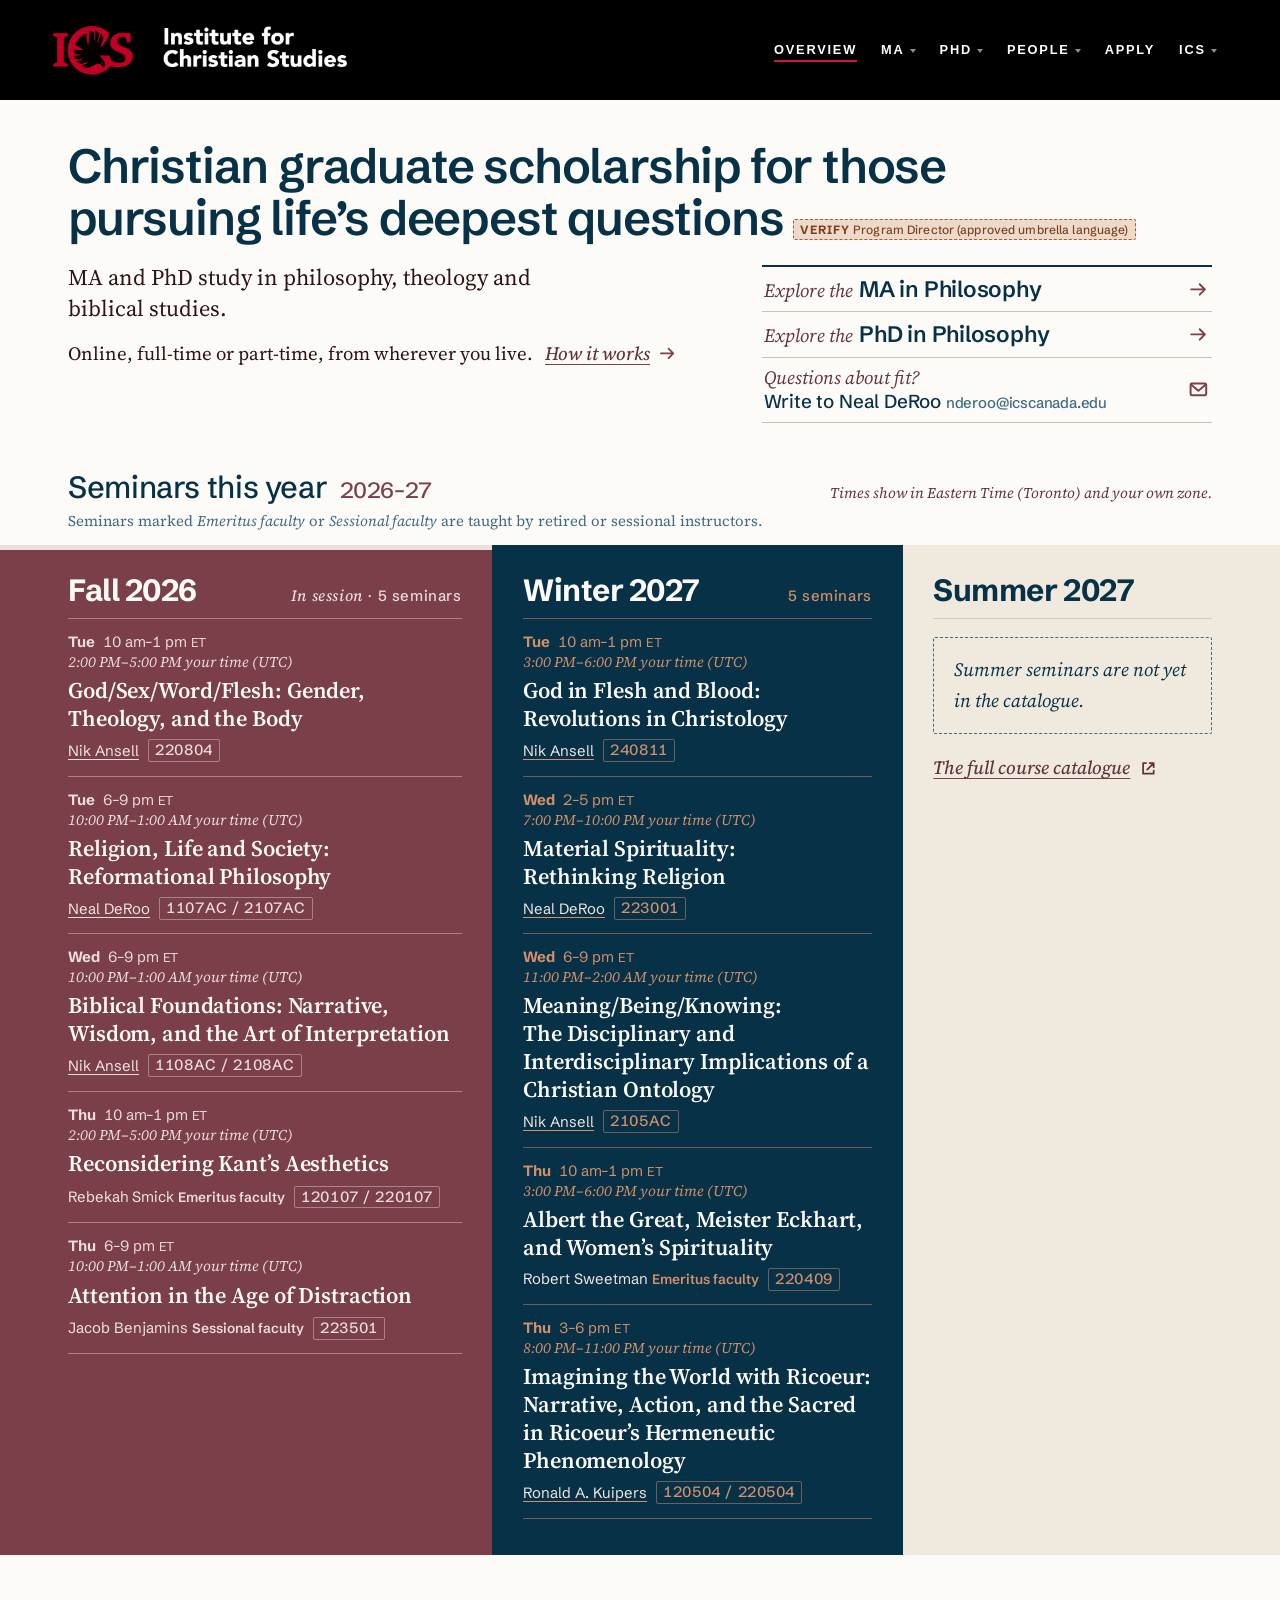
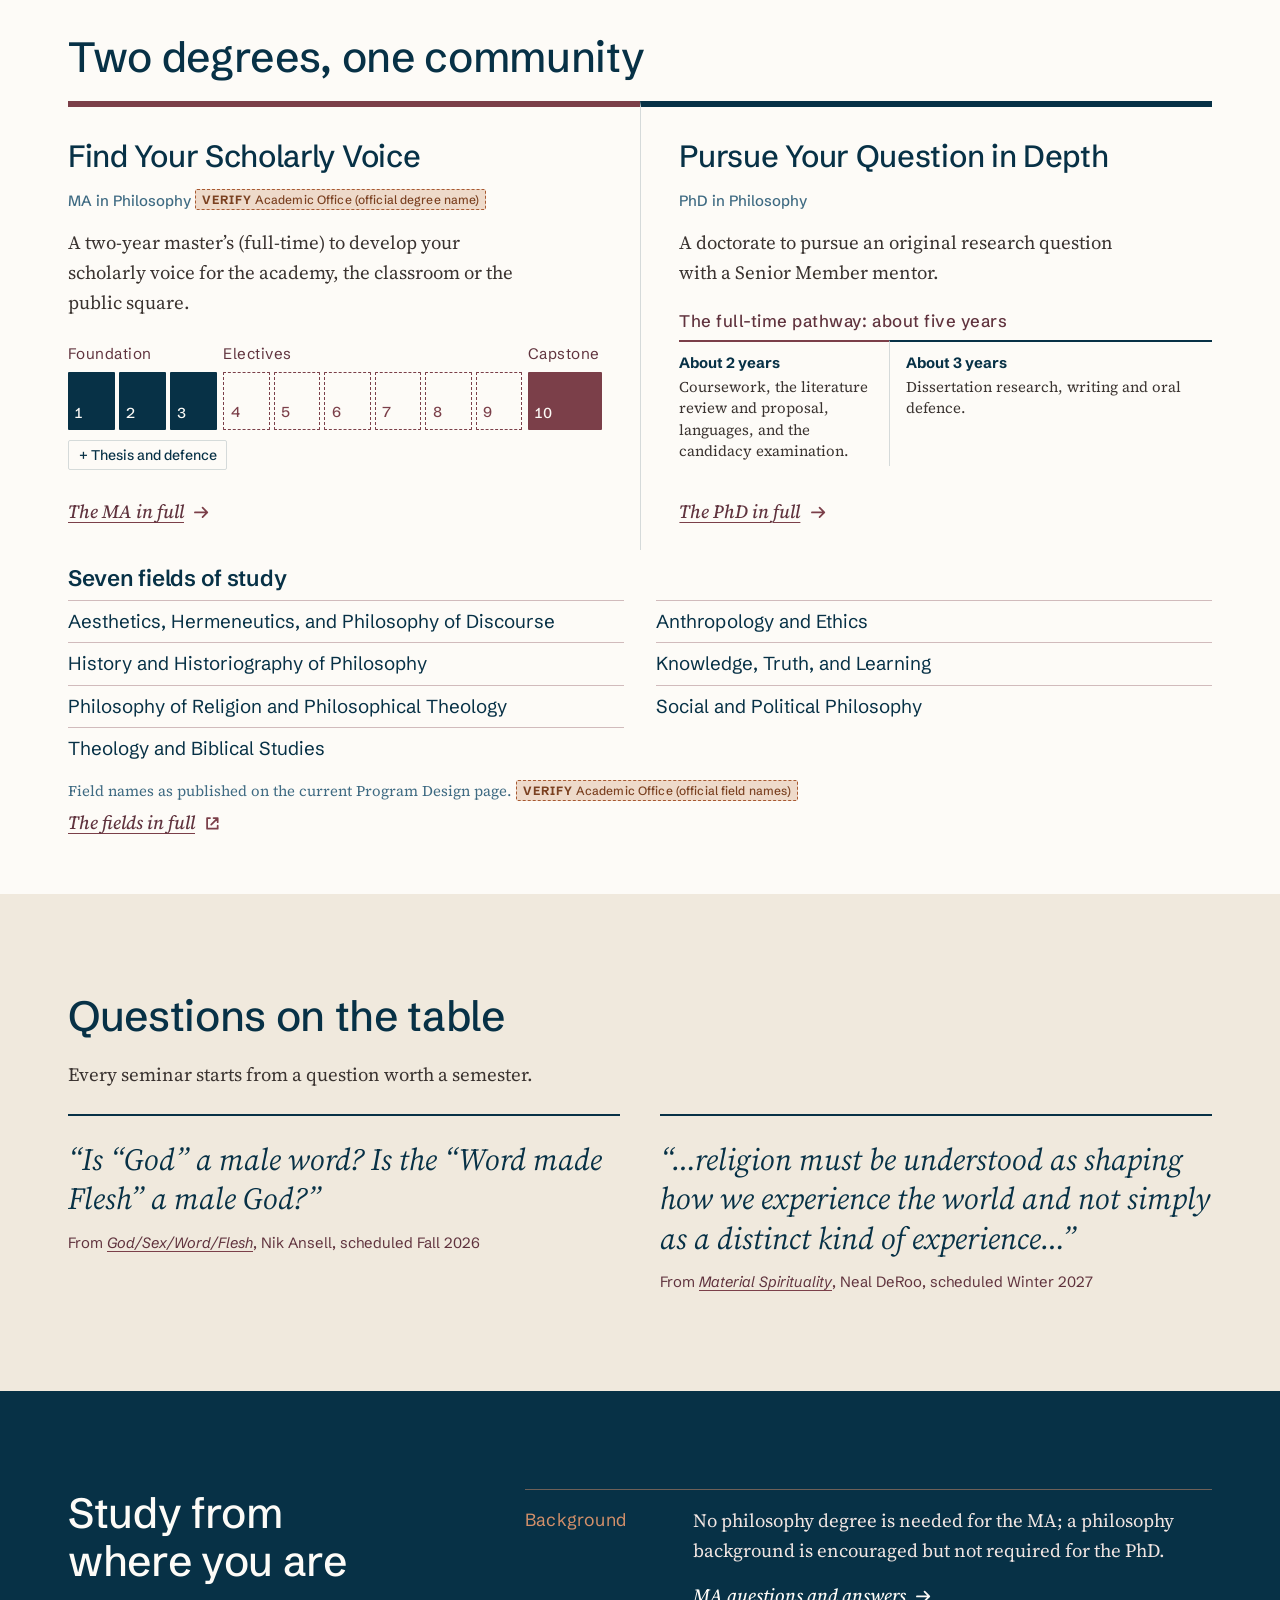
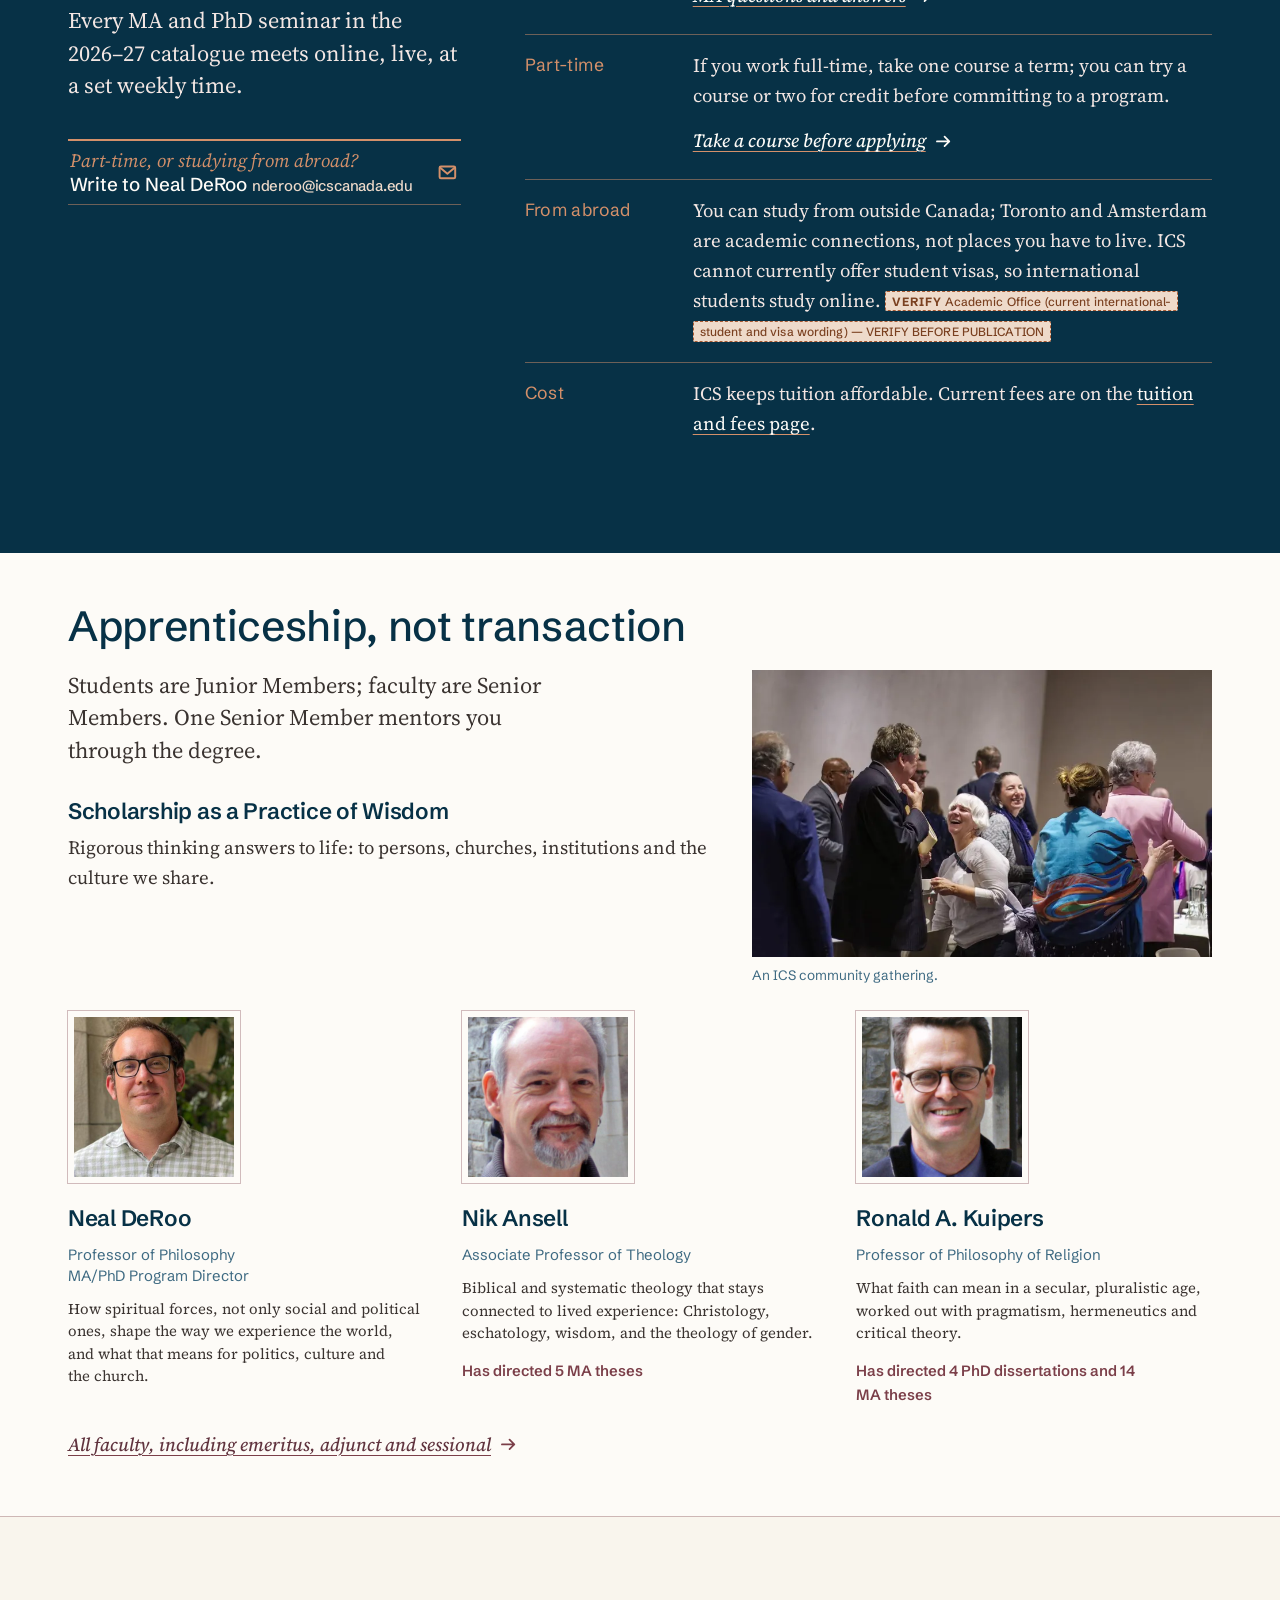
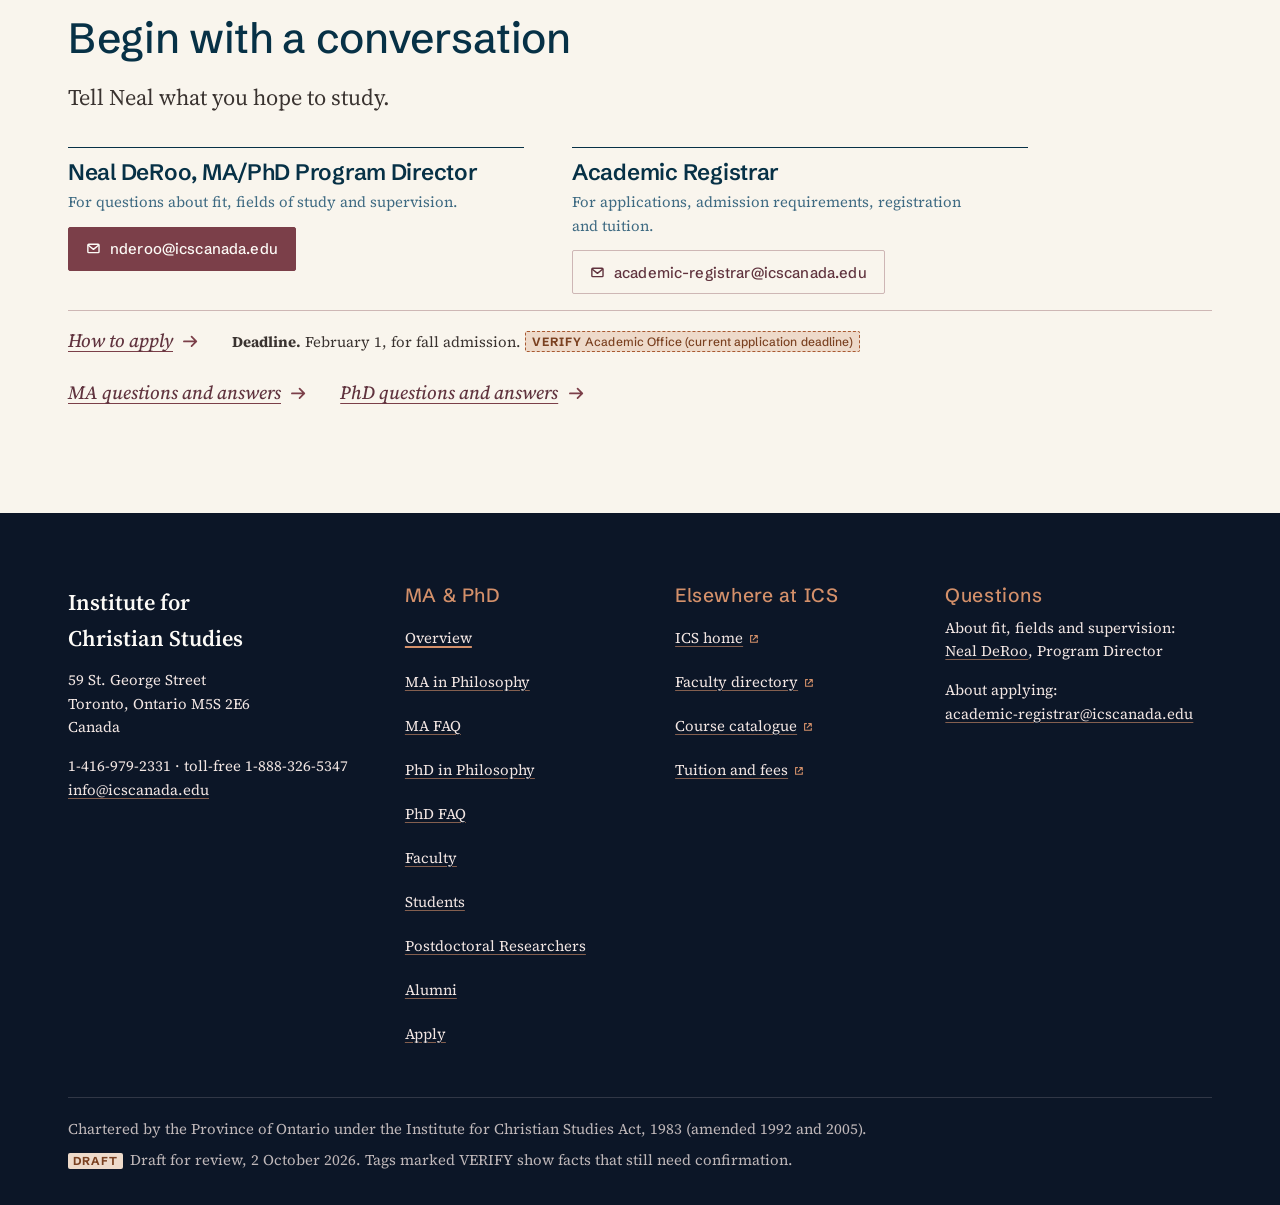
<file: docs/index.html>
<!doctype html>
<html lang="en-CA">
<head>
<meta charset="utf-8">
<meta name="viewport" content="width=device-width, initial-scale=1">
<title>MA &amp; PhD at the Institute for Christian Studies</title>
<meta name="description" content="The MA and PhD at the Institute for Christian Studies: Christian scholarship across philosophy, theology and biblical studies, online and part-time.">
<meta name="robots" content="noindex">
<meta property="og:title" content="MA &amp; PhD at the Institute for Christian Studies">
<meta property="og:description" content="The MA and PhD at the Institute for Christian Studies: Christian scholarship across philosophy, theology and biblical studies, online and part-time.">
<meta name="theme-color" content="#000000">
<link rel="icon" type="image/png" href="assets/img/logos/ics-favicon.png">
<link rel="preload" href="assets/fonts/schibsted-grotesk-normal-latin.woff2" as="font" type="font/woff2" crossorigin>
<link rel="preload" href="assets/fonts/source-serif-4-normal-latin.woff2" as="font" type="font/woff2" crossorigin>
<link rel="stylesheet" href="assets/site.css">
<script src="assets/site.js" defer></script>
</head>
<body class="page-home is-draft">
<a class="skip-link" href="#main">Skip to content</a>
<header class="ics-header">
  <div class="ics-header__inner">
    <a class="ics-header__logo-link" href="https://www.icscanada.edu/" target="_blank" rel="noopener">
      <img class="ics-header__logo-img" src="assets/img/logos/ics-logo-white-red.png"
           alt="Institute for Christian Studies" width="900" height="160">
    </a>

    <nav aria-label="Main navigation">
      <ul class="ics-nav">
        <li class="ics-nav__item ics-nav__item--active">
          <a class="ics-nav__link" href="./" aria-current="page">Overview</a>
        </li>
        <li class="ics-nav__item">
          <button class="ics-nav__link" aria-expanded="false" aria-haspopup="true">MA<span class="ics-nav__caret"></span></button>
          <div class="ics-dropdown">
            <a class="ics-dropdown__link" href="ma/">MA Overview</a>
            <a class="ics-dropdown__link" href="ma/faq/">MA FAQ</a>
          </div>
        </li>
        <li class="ics-nav__item">
          <button class="ics-nav__link" aria-expanded="false" aria-haspopup="true">PhD<span class="ics-nav__caret"></span></button>
          <div class="ics-dropdown">
            <a class="ics-dropdown__link" href="phd/">PhD Overview</a>
            <a class="ics-dropdown__link" href="phd/faq/">PhD FAQ</a>
          </div>
        </li>
        <li class="ics-nav__item">
          <button class="ics-nav__link" aria-expanded="false" aria-haspopup="true">People<span class="ics-nav__caret"></span></button>
          <div class="ics-dropdown">
            <a class="ics-dropdown__link" href="faculty/">Faculty</a>
            <a class="ics-dropdown__link" href="students/">Students</a>
            <a class="ics-dropdown__link" href="postdocs/">Postdoctoral Researchers</a>
            <a class="ics-dropdown__link" href="alumni/">Alumni</a>
          </div>
        </li>
        <li class="ics-nav__item">
          <a class="ics-nav__link" href="apply/">Apply</a>
        </li>
        <li class="ics-nav__item">
          <button class="ics-nav__link" aria-expanded="false" aria-haspopup="true">ICS<span class="ics-nav__caret"></span></button>
          <div class="ics-dropdown">
            <a class="ics-dropdown__link" href="https://www.icscanada.edu/" target="_blank" rel="noopener">ICS Home</a>
            <a class="ics-dropdown__link" href="https://www.icscanada.edu/academics" target="_blank" rel="noopener">Programs</a>
            <a class="ics-dropdown__link" href="https://www.icscanada.edu/academics/courses-and-syllabi" target="_blank" rel="noopener">Courses &amp; Syllabi</a>
            <a class="ics-dropdown__link" href="https://www.icscanada.edu/admissions" target="_blank" rel="noopener">Admissions</a>
            <a class="ics-dropdown__link" href="https://www.icscanada.edu/research" target="_blank" rel="noopener">Research (CPRSE)</a>
            <a class="ics-dropdown__link" href="https://www.icscanada.edu/critical-faith-podcast" target="_blank" rel="noopener">Critical Faith Podcast</a>
          </div>
        </li>
      </ul>
    </nav>

    <button class="ics-burger" aria-label="Open menu" type="button">
      <span></span><span></span><span></span>
    </button>
  </div>
</header>

<div class="ics-mobile-menu" id="mobileMenu">
  <button class="ics-mobile-menu__close" aria-label="Close menu" type="button">&times;</button>
  <a class="ics-mobile-menu__link ics-mobile-menu__link--current" href="./" aria-current="page">Overview</a>
  <div class="ics-mobile-menu__group">
    <span class="ics-mobile-menu__link">MA</span>
    <div class="ics-mobile-menu__sub">
      <a href="ma/">MA Overview</a>
      <a href="ma/faq/">MA FAQ</a>
    </div>
  </div>
  <div class="ics-mobile-menu__group">
    <span class="ics-mobile-menu__link">PhD</span>
    <div class="ics-mobile-menu__sub">
      <a href="phd/">PhD Overview</a>
      <a href="phd/faq/">PhD FAQ</a>
    </div>
  </div>
  <div class="ics-mobile-menu__group">
    <span class="ics-mobile-menu__link">People</span>
    <div class="ics-mobile-menu__sub">
      <a href="faculty/">Faculty</a>
      <a href="students/">Students</a>
      <a href="postdocs/">Postdoctoral Researchers</a>
      <a href="alumni/">Alumni</a>
    </div>
  </div>
  <a class="ics-mobile-menu__link" href="apply/">Apply</a>
  <div class="ics-mobile-menu__group">
    <span class="ics-mobile-menu__link">ICS</span>
    <div class="ics-mobile-menu__sub">
      <a href="https://www.icscanada.edu/" target="_blank" rel="noopener">ICS Home</a>
      <a href="https://www.icscanada.edu/academics" target="_blank" rel="noopener">Programs</a>
      <a href="https://www.icscanada.edu/academics/courses-and-syllabi" target="_blank" rel="noopener">Courses &amp; Syllabi</a>
      <a href="https://www.icscanada.edu/admissions" target="_blank" rel="noopener">Admissions</a>
      <a href="https://www.icscanada.edu/research" target="_blank" rel="noopener">Research (CPRSE)</a>
      <a href="https://www.icscanada.edu/critical-faith-podcast" target="_blank" rel="noopener">Critical Faith Podcast</a>
    </div>
  </div>
</div>
<main id="main" tabindex="-1">

<section class="opening" aria-labelledby="page-title">
  <div class="wrap opening__grid">
    <h1 id="page-title">Christian graduate scholarship for those pursuing life’s deepest questions <span class="verify"><span class="verify__tag">VERIFY</span> <span class="verify__who">Program Director (approved umbrella language)</span></span></h1>
    <div class="opening__text">
      <p class="opening__standfirst">MA and PhD study in philosophy, theology and biblical studies.</p>
      <p class="opening__access"><span>Online, <span class="nw">full-time</span> or <span class="nw">part-time</span>, from wherever you live.</span> <a class="arrow-link" href="#access-title"><span>How it works</span><svg class="icon icon--arrow" viewBox="0 0 16 16" width="16" height="16" fill="none" stroke="currentColor" stroke-width="1.5" stroke-linecap="round" stroke-linejoin="round" aria-hidden="true" focusable="false"><path d="M2.5 8h10.5M9 4l4 4-4 4"/></svg></a></p>
    </div>
    <nav class="starts" aria-label="Start here">
      <a class="start" href="ma/"><span class="start__verb">Explore the</span> <span class="start__what">MA in Philosophy</span><svg class="icon icon--arrow" viewBox="0 0 16 16" width="16" height="16" fill="none" stroke="currentColor" stroke-width="1.5" stroke-linecap="round" stroke-linejoin="round" aria-hidden="true" focusable="false"><path d="M2.5 8h10.5M9 4l4 4-4 4"/></svg></a>
      <a class="start" href="phd/"><span class="start__verb">Explore the</span> <span class="start__what">PhD in Philosophy</span><svg class="icon icon--arrow" viewBox="0 0 16 16" width="16" height="16" fill="none" stroke="currentColor" stroke-width="1.5" stroke-linecap="round" stroke-linejoin="round" aria-hidden="true" focusable="false"><path d="M2.5 8h10.5M9 4l4 4-4 4"/></svg></a>
      <a class="start start--write" href="mailto:nderoo@icscanada.edu"><span class="start__verb">Questions about fit?</span> <span class="start__what">Write to Neal DeRoo <span class="start--write__email">nderoo@icscanada.edu</span></span><svg class="icon icon--mail" viewBox="0 0 16 16" width="16" height="16" fill="none" stroke="currentColor" stroke-width="1.5" stroke-linecap="round" stroke-linejoin="round" aria-hidden="true" focusable="false"><rect x="2" y="3.5" width="12" height="9" rx="1"/><path d="m2.5 4.5 5.5 4.5 5.5-4.5"/></svg></a>
    </nav>
  </div>
</section>

<section class="year year--landing" aria-labelledby="year-title">
  <div class="wrap year__head">
    <h2 id="year-title">Seminars this year <span class="year__span">2026–27</span></h2>
    <p class="rubric" data-local-rubric="Times show in Eastern Time (Toronto) and your own zone.">Times are Eastern Time (Toronto).</p>
    <p class="year__key">Seminars marked <em>Emeritus faculty</em> or <em>Sessional faculty</em> are taught by retired or sessional instructors.</p>
  </div>
  <div class="band">
<section class="season season--fall" aria-labelledby="season-fall26" data-from="2026-09" data-to="2026-12">
  <h3 class="season__name" id="season-fall26">Fall 2026 <span class="season__count"><span class="season__now" hidden>In session · </span>5 seminars</span></h3>
  <ol class="ordo">
<li class="ordo__line">
  <p class="ordo__when"><span class="meet" data-start="2026-10-13T10:00" data-end="2026-10-13T13:00"><span class="meet__day">Tue</span> <span class="meet__time">10 am–1 pm&nbsp;<abbr title="Eastern Time (Toronto)">ET</abbr></span></span></p>
  <p class="ordo__title"><a href="https://courses.icscanada.edu/#course-god-sex-word-flesh-gender-theo-58266" target="_blank" rel="noopener">God/Sex/Word/Flesh: Gender, Theology, and the Body</a></p>
  <p class="ordo__who"><a href="faculty/#nik-ansell">Nik Ansell</a> <span class="ticket" title="Course code">220804</span></p>
</li>
<li class="ordo__line">
  <p class="ordo__when"><span class="meet" data-start="2026-10-13T18:00" data-end="2026-10-13T21:00"><span class="meet__day">Tue</span> <span class="meet__time">6–9 pm&nbsp;<abbr title="Eastern Time (Toronto)">ET</abbr></span></span></p>
  <p class="ordo__title"><a href="https://courses.icscanada.edu/#course-1107ac-2107ac-f26-aa35b" target="_blank" rel="noopener">Religion, Life and Society: Reformational Philosophy</a></p>
  <p class="ordo__who"><a href="faculty/#neal-deroo">Neal DeRoo</a> <span class="ticket" title="Course code">1107AC / 2107AC</span></p>
</li>
<li class="ordo__line">
  <p class="ordo__when"><span class="meet" data-start="2026-10-14T18:00" data-end="2026-10-14T21:00"><span class="meet__day">Wed</span> <span class="meet__time">6–9 pm&nbsp;<abbr title="Eastern Time (Toronto)">ET</abbr></span></span></p>
  <p class="ordo__title"><a href="https://courses.icscanada.edu/#course-1108ac-2108ac-f26-53408" target="_blank" rel="noopener">Biblical Foundations: Narrative, Wisdom, and the Art of Interpretation</a></p>
  <p class="ordo__who"><a href="faculty/#nik-ansell">Nik Ansell</a> <span class="ticket" title="Course code">1108AC / 2108AC</span></p>
</li>
<li class="ordo__line">
  <p class="ordo__when"><span class="meet" data-start="2026-10-15T10:00" data-end="2026-10-15T13:00"><span class="meet__day">Thu</span> <span class="meet__time">10 am–1 pm&nbsp;<abbr title="Eastern Time (Toronto)">ET</abbr></span></span></p>
  <p class="ordo__title"><a href="https://courses.icscanada.edu/#course-120107-220107-f26-65aeb" target="_blank" rel="noopener">Reconsidering Kant’s Aesthetics</a></p>
  <p class="ordo__who">Rebekah Smick <span class="standing">Emeritus faculty</span> <span class="ticket" title="Course code">120107 / 220107</span></p>
</li>
<li class="ordo__line">
  <p class="ordo__when"><span class="meet" data-start="2026-10-15T18:00" data-end="2026-10-15T21:00"><span class="meet__day">Thu</span> <span class="meet__time">6–9 pm&nbsp;<abbr title="Eastern Time (Toronto)">ET</abbr></span></span></p>
  <p class="ordo__title"><a href="https://courses.icscanada.edu/#course-223501-f26-b1ef0" target="_blank" rel="noopener">Attention in the Age of Distraction</a></p>
  <p class="ordo__who">Jacob Benjamins <span class="standing">Sessional faculty</span> <span class="ticket" title="Course code">223501</span></p>
</li>
  </ol>
</section>
<section class="season season--winter" aria-labelledby="season-winter27" data-from="2027-01" data-to="2027-04">
  <h3 class="season__name" id="season-winter27">Winter 2027 <span class="season__count"><span class="season__now" hidden>In session · </span>5 seminars</span></h3>
  <ol class="ordo">
<li class="ordo__line">
  <p class="ordo__when"><span class="meet" data-start="2027-02-09T10:00" data-end="2027-02-09T13:00"><span class="meet__day">Tue</span> <span class="meet__time">10 am–1 pm&nbsp;<abbr title="Eastern Time (Toronto)">ET</abbr></span></span></p>
  <p class="ordo__title"><a href="https://courses.icscanada.edu/#course-240811-w27-33cf2" target="_blank" rel="noopener">God in Flesh and Blood: Revolutions in Christology</a></p>
  <p class="ordo__who"><a href="faculty/#nik-ansell">Nik Ansell</a> <span class="ticket" title="Course code">240811</span></p>
</li>
<li class="ordo__line">
  <p class="ordo__when"><span class="meet" data-start="2027-02-10T14:00" data-end="2027-02-10T17:00"><span class="meet__day">Wed</span> <span class="meet__time">2–5 pm&nbsp;<abbr title="Eastern Time (Toronto)">ET</abbr></span></span></p>
  <p class="ordo__title"><a href="https://courses.icscanada.edu/#course-223001-w27-322e6" target="_blank" rel="noopener">Material Spirituality: Rethinking Religion</a></p>
  <p class="ordo__who"><a href="faculty/#neal-deroo">Neal DeRoo</a> <span class="ticket" title="Course code">223001</span></p>
</li>
<li class="ordo__line">
  <p class="ordo__when"><span class="meet" data-start="2027-02-10T18:00" data-end="2027-02-10T21:00"><span class="meet__day">Wed</span> <span class="meet__time">6–9 pm&nbsp;<abbr title="Eastern Time (Toronto)">ET</abbr></span></span></p>
  <p class="ordo__title"><a href="https://courses.icscanada.edu/#course-2105ac-w27-be0ac" target="_blank" rel="noopener">Meaning/Being/Knowing: The Disciplinary and Interdisciplinary Implications of a Christian Ontology</a></p>
  <p class="ordo__who"><a href="faculty/#nik-ansell">Nik Ansell</a> <span class="ticket" title="Course code">2105AC</span></p>
</li>
<li class="ordo__line">
  <p class="ordo__when"><span class="meet" data-start="2027-02-11T10:00" data-end="2027-02-11T13:00"><span class="meet__day">Thu</span> <span class="meet__time">10 am–1 pm&nbsp;<abbr title="Eastern Time (Toronto)">ET</abbr></span></span></p>
  <p class="ordo__title"><a href="https://courses.icscanada.edu/#course-albert-the-great-meister-eckhar-1ae3e" target="_blank" rel="noopener">Albert the Great, Meister Eckhart, and Women’s Spirituality</a></p>
  <p class="ordo__who">Robert Sweetman <span class="standing">Emeritus faculty</span> <span class="ticket" title="Course code">220409</span></p>
</li>
<li class="ordo__line">
  <p class="ordo__when"><span class="meet" data-start="2027-02-11T15:00" data-end="2027-02-11T18:00"><span class="meet__day">Thu</span> <span class="meet__time">3–6 pm&nbsp;<abbr title="Eastern Time (Toronto)">ET</abbr></span></span></p>
  <p class="ordo__title"><a href="https://courses.icscanada.edu/#course-imagining-the-world-with-ricoeur-525af" target="_blank" rel="noopener">Imagining the World with Ricoeur: Narrative, Action, and the Sacred in Ricoeur’s Hermeneutic Phenomenology</a></p>
  <p class="ordo__who"><a href="faculty/#ronald-kuipers">Ronald A. Kuipers</a> <span class="ticket" title="Course code">120504 / 220504</span></p>
</li>
  </ol>
</section>
<section class="season season--summer season--ghost" aria-labelledby="season-summer27" data-from="2027-05" data-to="2027-08">
  <h3 class="season__name" id="season-summer27">Summer 2027 <span class="season__count"><span class="season__now" hidden>In session</span></span></h3>
  <div class="ghost-slot"><p>Summer seminars are not yet in the catalogue.</p></div>
  <a class="arrow-link" href="https://courses.icscanada.edu/" target="_blank" rel="noopener"><span>The full course catalogue</span><svg class="icon icon--external" viewBox="0 0 16 16" width="16" height="16" fill="none" stroke="currentColor" stroke-width="1.5" stroke-linecap="round" stroke-linejoin="round" aria-hidden="true" focusable="false"><path d="M6 3.5H3.5v9h9V10M9 3.5h3.5V7M12.5 3.5 7 9"/></svg></a>
</section>
</div>
</section>

<section class="section programs" aria-labelledby="programs-title">
  <div class="wrap">
    <h2 id="programs-title" class="section__title">Two degrees, one community</h2>
    <div class="programs__grid">
      <article class="program program--ma">
        <h3 class="program__motto"><a href="ma/">Find Your Scholarly Voice</a></h3>
        <p class="program__name">MA in Philosophy <span class="verify"><span class="verify__tag">VERIFY</span> <span class="verify__who">Academic Office (official degree name)</span></span></p>
        <p>A two-year master’s (<span class="nw">full-time</span>) to develop your scholarly voice for the academy, the classroom or the public square.</p>
        <figure class="slots">
  <ol class="slots__row"><li class="slots__group slots__group--foundation" style="--n:3"><span class="slots__label">Foundation<span class="sr-only">: 3 foundation courses</span></span><span class="slots__cells" aria-hidden="true"><span class="slot">1</span><span class="slot">2</span><span class="slot">3</span></span></li><li class="slots__group slots__group--elective" style="--n:6"><span class="slots__label">Electives<span class="sr-only">: 6 electives</span></span><span class="slots__cells" aria-hidden="true"><span class="slot">4</span><span class="slot">5</span><span class="slot">6</span><span class="slot">7</span><span class="slot">8</span><span class="slot">9</span></span></li><li class="slots__group slots__group--capstone" style="--n:1"><span class="slots__label">Capstone<span class="sr-only">: 1 capstone interdisciplinary seminar</span></span><span class="slots__cells" aria-hidden="true"><span class="slot">10</span></span></li></ol>
  <ul class="slots__plus" aria-label="Also required">
    <li class="slot-mark slot-mark--thesis">+ Thesis and defence</li>
  </ul>
  
</figure>
        <a class="arrow-link" href="ma/"><span>The MA in full</span><svg class="icon icon--arrow" viewBox="0 0 16 16" width="16" height="16" fill="none" stroke="currentColor" stroke-width="1.5" stroke-linecap="round" stroke-linejoin="round" aria-hidden="true" focusable="false"><path d="M2.5 8h10.5M9 4l4 4-4 4"/></svg></a>
      </article>
      <article class="program program--phd">
        <h3 class="program__motto"><a href="phd/">Pursue Your Question in Depth</a></h3>
        <p class="program__name">PhD in Philosophy</p>
        <p>A doctorate to pursue an original research question with a Senior Member mentor.</p>
        <div class="pathway pathway--phd">
  <div class="pathway__full">
    <h4 class="pathway__label">The <span class="nw">full-time</span> pathway: about five years</h4>
    <ol class="pathway__steps">
      <li class="pathway__step pathway__step--0"><span class="pathway__when">About 2 years</span> <span class="pathway__what">Coursework, the literature review and proposal, languages, and the candidacy examination.</span></li>
      <li class="pathway__step pathway__step--1"><span class="pathway__when">About 3 years</span> <span class="pathway__what">Dissertation research, writing and oral defence.</span></li>
    </ol>
  </div>

</div>
        <a class="arrow-link" href="phd/"><span>The PhD in full</span><svg class="icon icon--arrow" viewBox="0 0 16 16" width="16" height="16" fill="none" stroke="currentColor" stroke-width="1.5" stroke-linecap="round" stroke-linejoin="round" aria-hidden="true" focusable="false"><path d="M2.5 8h10.5M9 4l4 4-4 4"/></svg></a>
      </article>
    </div>
    <div class="programs__fields" aria-labelledby="fields-title">
      <h3 id="fields-title">Seven fields of study</h3>
      <ul class="programs__field-names"><li>Aesthetics, Hermeneutics, and Philosophy of Discourse</li><li>Anthropology and Ethics</li><li>History and Historiography of Philosophy</li><li>Knowledge, Truth, and Learning</li><li>Philosophy of Religion and Philosophical Theology</li><li>Social and Political Philosophy</li><li>Theology and Biblical Studies</li></ul>
      <p class="programs__fields-note">Field names as published on the current Program Design page. <span class="verify"><span class="verify__tag">VERIFY</span> <span class="verify__who">Academic Office (official field names)</span></span></p>
      <a class="arrow-link" href="https://www.icscanada.edu/academics/program-design" target="_blank" rel="noopener"><span>The fields in full</span><svg class="icon icon--external" viewBox="0 0 16 16" width="16" height="16" fill="none" stroke="currentColor" stroke-width="1.5" stroke-linecap="round" stroke-linejoin="round" aria-hidden="true" focusable="false"><path d="M6 3.5H3.5v9h9V10M9 3.5h3.5V7M12.5 3.5 7 9"/></svg></a>
    </div>
  </div>
</section>

<section class="section readings-section" aria-labelledby="questions-title">
  <div class="wrap readings__grid">
    <div class="readings__intro">
      <h2 id="questions-title" class="section__title">Questions on the table</h2>
      <p>Every seminar starts from a question worth a semester.</p>
    </div>
    <ol class="readings">
  <li class="reading">
    <blockquote class="reading__text" cite="https://courses.icscanada.edu/#course-god-sex-word-flesh-gender-theo-58266"><p>“Is “God” a male word? Is the “Word made Flesh” a male God?”</p></blockquote>
    <p class="reading__source">From <a href="https://courses.icscanada.edu/#course-god-sex-word-flesh-gender-theo-58266" target="_blank" rel="noopener"><em>God/Sex/Word/Flesh</em></a>, Nik Ansell, scheduled Fall 2026</p>
  </li>
  <li class="reading">
    <blockquote class="reading__text" cite="https://courses.icscanada.edu/#course-223001-w27-322e6"><p>“…religion must be understood as shaping how we experience the world and not simply as a distinct kind of experience…”</p></blockquote>
    <p class="reading__source">From <a href="https://courses.icscanada.edu/#course-223001-w27-322e6" target="_blank" rel="noopener"><em>Material Spirituality</em></a>, Neal DeRoo, scheduled Winter 2027</p>
  </li>
</ol>
  </div>
</section>


<section class="section access" aria-labelledby="access-title">
  <div class="wrap access__grid">
    <div class="access__intro">
      <h2 id="access-title" class="section__title">Study from where you are</h2>
      <p class="section__lead">Every MA and PhD seminar in the 2026–27 catalogue meets online, live, at a set weekly time.</p>
      <nav class="access__contact starts" aria-label="Ask about part-time or international study">
        <a class="start start--write" href="mailto:nderoo@icscanada.edu"><span class="start__verb">Part-time, or studying from abroad?</span> <span class="start__what">Write to Neal DeRoo <span class="start--write__email">nderoo@icscanada.edu</span></span><svg class="icon icon--mail" viewBox="0 0 16 16" width="16" height="16" fill="none" stroke="currentColor" stroke-width="1.5" stroke-linecap="round" stroke-linejoin="round" aria-hidden="true" focusable="false"><rect x="2" y="3.5" width="12" height="9" rx="1"/><path d="m2.5 4.5 5.5 4.5 5.5-4.5"/></svg></a>
      </nav>
    </div>
    <dl class="access__facts">
      <div><dt>Background</dt><dd><p>No philosophy degree is needed for the MA; a philosophy background is encouraged but not required for the PhD.</p><a class="arrow-link" href="ma/faq/#do-i-need-a-background-in-philosophy"><span>MA questions and answers</span><svg class="icon icon--arrow" viewBox="0 0 16 16" width="16" height="16" fill="none" stroke="currentColor" stroke-width="1.5" stroke-linecap="round" stroke-linejoin="round" aria-hidden="true" focusable="false"><path d="M2.5 8h10.5M9 4l4 4-4 4"/></svg></a></dd></div>
      <div><dt>Part-time</dt><dd><p>If you work <span class="nw">full-time</span>, take one course a term; you can try a course or two for credit before committing to a program.</p><a class="arrow-link" href="ma/faq/#can-i-take-a-course-before-applying"><span>Take a course before applying</span><svg class="icon icon--arrow" viewBox="0 0 16 16" width="16" height="16" fill="none" stroke="currentColor" stroke-width="1.5" stroke-linecap="round" stroke-linejoin="round" aria-hidden="true" focusable="false"><path d="M2.5 8h10.5M9 4l4 4-4 4"/></svg></a></dd></div>
      <div><dt>From abroad</dt><dd>You can study from outside Canada; Toronto and Amsterdam are academic connections, not places you have to live. ICS cannot currently offer student visas, so international students study online. <span class="verify"><span class="verify__tag">VERIFY</span> <span class="verify__who">Academic Office (current international-student and visa wording) — VERIFY BEFORE PUBLICATION</span></span></dd></div>
      <div><dt>Cost</dt><dd>ICS keeps tuition affordable. Current fees are on the <a href="https://www.icscanada.edu/admissions/tuition-fees" target="_blank" rel="noopener">tuition and fees page</a>.</dd></div>
    </dl>
  </div>
</section>

<section class="section people" aria-labelledby="people-title">
  <div class="wrap">
    <h2 id="people-title" class="section__title">Apprenticeship, not transaction</h2>
    <div class="people__intro">
      <div>
        <p class="section__lead">Students are Junior Members; faculty are Senior Members. One Senior Member mentors you through the degree.</p>
        <h3 class="approach__title">Scholarship as a Practice of Wisdom</h3>
        <p>Rigorous thinking answers to life: to persons, churches, institutions and the culture we share.</p>
      </div>
      <div class="people__photo"><figure class="photo">
  <picture>
    <source type="image/webp" srcset="assets/img/photos/community-gathering-800.webp 800w, assets/img/photos/community-gathering-1280.webp 1280w" sizes="(min-width: 1100px) 40vw, 100vw">
    <img src="assets/img/photos/community-gathering-800.jpg" srcset="assets/img/photos/community-gathering-800.jpg 800w, assets/img/photos/community-gathering-1280.jpg 1280w" sizes="(min-width: 1100px) 40vw, 100vw" width="1280" height="799" alt="People talk and laugh together at an ICS community gathering." loading="lazy" decoding="async">
  </picture>
  <figcaption>An ICS community gathering.</figcaption>
</figure></div>
    </div>
    <ul class="mentors">
  <li class="mentor">
    <img class="portrait" src="assets/img/portraits/neal-deroo.jpg" alt="Portrait of Neal DeRoo" width="480" height="480" loading="lazy" decoding="async">
    <div class="mentor__body">
    <h3 class="mentor__name"><a href="faculty/#neal-deroo">Neal DeRoo</a></h3>
    <p class="mentor__title">Professor of Philosophy<br>MA/PhD Program Director</p>
    <p class="mentor__focus">How spiritual forces, not only social and political ones, shape the way we experience the world, and what that means for politics, culture and the church.</p>
    
    </div>
  </li>
  <li class="mentor">
    <img class="portrait" src="assets/img/portraits/nik-ansell.jpg" alt="Portrait of Nik Ansell" width="480" height="480" loading="lazy" decoding="async">
    <div class="mentor__body">
    <h3 class="mentor__name"><a href="faculty/#nik-ansell">Nik Ansell</a></h3>
    <p class="mentor__title">Associate Professor of Theology</p>
    <p class="mentor__focus">Biblical and systematic theology that stays connected to lived experience: Christology, eschatology, wisdom, and the theology of gender.</p>
    <p class="mentor__theses">Has directed 5 MA theses</p>
    </div>
  </li>
  <li class="mentor">
    <img class="portrait" src="assets/img/portraits/ronald-kuipers.jpg" alt="Portrait of Ronald A. Kuipers" width="480" height="480" loading="lazy" decoding="async">
    <div class="mentor__body">
    <h3 class="mentor__name"><a href="faculty/#ronald-kuipers">Ronald A. Kuipers</a></h3>
    <p class="mentor__title">Professor of Philosophy of Religion</p>
    <p class="mentor__focus">What faith can mean in a secular, pluralistic age, worked out with pragmatism, hermeneutics and critical theory.</p>
    <p class="mentor__theses">Has directed 4 PhD dissertations and 14 MA theses</p>
    </div>
  </li>
</ul>
    <p class="people__more"><a class="arrow-link" href="faculty/"><span>All faculty, including emeritus, adjunct and sessional</span><svg class="icon icon--arrow" viewBox="0 0 16 16" width="16" height="16" fill="none" stroke="currentColor" stroke-width="1.5" stroke-linecap="round" stroke-linejoin="round" aria-hidden="true" focusable="false"><path d="M2.5 8h10.5M9 4l4 4-4 4"/></svg></a></p>
  </div>
</section>

<section class="section close" aria-labelledby="close-title">
  <div class="wrap">
    <h2 id="close-title" class="section__title">Begin with a conversation</h2>
    <p class="section__lead">Tell Neal what you hope to study.</p>
    <div class="next next--landing">
  <div class="contacts">
    <div class="contact">
      <h3 class="contact__who">Neal DeRoo, MA/PhD Program Director</h3>
      <p class="contact__for">For questions about fit, fields of study and supervision.</p>
      <p><a class="button" href="mailto:nderoo@icscanada.edu"><svg class="icon icon--mail" viewBox="0 0 16 16" width="16" height="16" fill="none" stroke="currentColor" stroke-width="1.5" stroke-linecap="round" stroke-linejoin="round" aria-hidden="true" focusable="false"><rect x="2" y="3.5" width="12" height="9" rx="1"/><path d="m2.5 4.5 5.5 4.5 5.5-4.5"/></svg><span>nderoo@icscanada.edu</span></a></p>
    </div>
    <div class="contact">
      <h3 class="contact__who">Academic Registrar</h3>
      <p class="contact__for">For applications, admission requirements, registration and tuition.</p>
      <p><a class="button button--quiet" href="mailto:academic-registrar@icscanada.edu"><svg class="icon icon--mail" viewBox="0 0 16 16" width="16" height="16" fill="none" stroke="currentColor" stroke-width="1.5" stroke-linecap="round" stroke-linejoin="round" aria-hidden="true" focusable="false"><rect x="2" y="3.5" width="12" height="9" rx="1"/><path d="m2.5 4.5 5.5 4.5 5.5-4.5"/></svg><span>academic-registrar@icscanada.edu</span></a></p>
    </div>
  </div>
  <div class="next__apply">
    <a class="arrow-link" href="apply/"><span>How to apply</span><svg class="icon icon--arrow" viewBox="0 0 16 16" width="16" height="16" fill="none" stroke="currentColor" stroke-width="1.5" stroke-linecap="round" stroke-linejoin="round" aria-hidden="true" focusable="false"><path d="M2.5 8h10.5M9 4l4 4-4 4"/></svg></a>
    <p class="next__deadline"><strong>Deadline.</strong> February 1, for fall admission. <span class="verify"><span class="verify__tag">VERIFY</span> <span class="verify__who">Academic Office (current application deadline)</span></span></p>
  </div>
  <ul class="next__links">
    <li><a class="arrow-link" href="ma/faq/"><span>MA questions and answers</span><svg class="icon icon--arrow" viewBox="0 0 16 16" width="16" height="16" fill="none" stroke="currentColor" stroke-width="1.5" stroke-linecap="round" stroke-linejoin="round" aria-hidden="true" focusable="false"><path d="M2.5 8h10.5M9 4l4 4-4 4"/></svg></a></li>
    <li><a class="arrow-link" href="phd/faq/"><span>PhD questions and answers</span><svg class="icon icon--arrow" viewBox="0 0 16 16" width="16" height="16" fill="none" stroke="currentColor" stroke-width="1.5" stroke-linecap="round" stroke-linejoin="round" aria-hidden="true" focusable="false"><path d="M2.5 8h10.5M9 4l4 4-4 4"/></svg></a></li>
  </ul>
</div>
  </div>
</section>
</main>
<footer class="site-footer" id="site-links">
  <div class="wrap site-footer__grid">
    <div class="site-footer__about">
      <p class="site-footer__name">Institute for Christian Studies</p>
      <p>59 St. George Street<br>Toronto, Ontario M5S 2E6<br>Canada</p>
      <p>1-416-979-2331 &middot; toll-free 1-888-326-5347<br><a href="mailto:info@icscanada.edu">info@icscanada.edu</a></p>
    </div>
    <nav class="site-footer__nav" aria-label="MA and PhD pages">
      <h2 class="site-footer__heading">MA &amp; PhD</h2>
      <ul><li><a href="./" aria-current="page">Overview</a></li><li><a href="ma/">MA in Philosophy</a></li><li><a href="ma/faq/">MA FAQ</a></li><li><a href="phd/">PhD in Philosophy</a></li><li><a href="phd/faq/">PhD FAQ</a></li><li><a href="faculty/">Faculty</a></li><li><a href="students/">Students</a></li><li><a href="postdocs/">Postdoctoral Researchers</a></li><li><a href="alumni/">Alumni</a></li><li><a href="apply/">Apply</a></li></ul>
    </nav>
    <nav class="site-footer__nav" aria-label="Elsewhere at ICS">
      <h2 class="site-footer__heading">Elsewhere at ICS</h2>
      <ul><li><a href="https://www.icscanada.edu/" target="_blank" rel="noopener">ICS home<svg class="icon icon--external" viewBox="0 0 16 16" width="16" height="16" fill="none" stroke="currentColor" stroke-width="1.5" stroke-linecap="round" stroke-linejoin="round" aria-hidden="true" focusable="false"><path d="M6 3.5H3.5v9h9V10M9 3.5h3.5V7M12.5 3.5 7 9"/></svg></a></li><li><a href="https://faculty.icscanada.edu/" target="_blank" rel="noopener">Faculty directory<svg class="icon icon--external" viewBox="0 0 16 16" width="16" height="16" fill="none" stroke="currentColor" stroke-width="1.5" stroke-linecap="round" stroke-linejoin="round" aria-hidden="true" focusable="false"><path d="M6 3.5H3.5v9h9V10M9 3.5h3.5V7M12.5 3.5 7 9"/></svg></a></li><li><a href="https://courses.icscanada.edu/" target="_blank" rel="noopener">Course catalogue<svg class="icon icon--external" viewBox="0 0 16 16" width="16" height="16" fill="none" stroke="currentColor" stroke-width="1.5" stroke-linecap="round" stroke-linejoin="round" aria-hidden="true" focusable="false"><path d="M6 3.5H3.5v9h9V10M9 3.5h3.5V7M12.5 3.5 7 9"/></svg></a></li><li><a href="https://www.icscanada.edu/admissions/tuition-fees" target="_blank" rel="noopener">Tuition and fees<svg class="icon icon--external" viewBox="0 0 16 16" width="16" height="16" fill="none" stroke="currentColor" stroke-width="1.5" stroke-linecap="round" stroke-linejoin="round" aria-hidden="true" focusable="false"><path d="M6 3.5H3.5v9h9V10M9 3.5h3.5V7M12.5 3.5 7 9"/></svg></a></li></ul>
    </nav>
    <div class="site-footer__contact">
      <h2 class="site-footer__heading">Questions</h2>
      <p>About fit, fields and supervision:<br><a href="mailto:nderoo@icscanada.edu">Neal DeRoo</a>, Program Director</p>
      <p>About applying:<br><a href="mailto:academic-registrar@icscanada.edu">academic-registrar@icscanada.edu</a></p>
    </div>
  </div>
  <div class="wrap site-footer__legal">
    <p>Chartered by the Province of Ontario under the Institute for Christian Studies Act, 1983 (amended 1992 and 2005).</p>
    <p class="site-footer__draft"><span class="verify__tag">DRAFT</span> Draft for review, 2 October 2026. Tags marked VERIFY show facts that still need confirmation.</p>
  </div>
</footer>
</body>
</html>
</file>
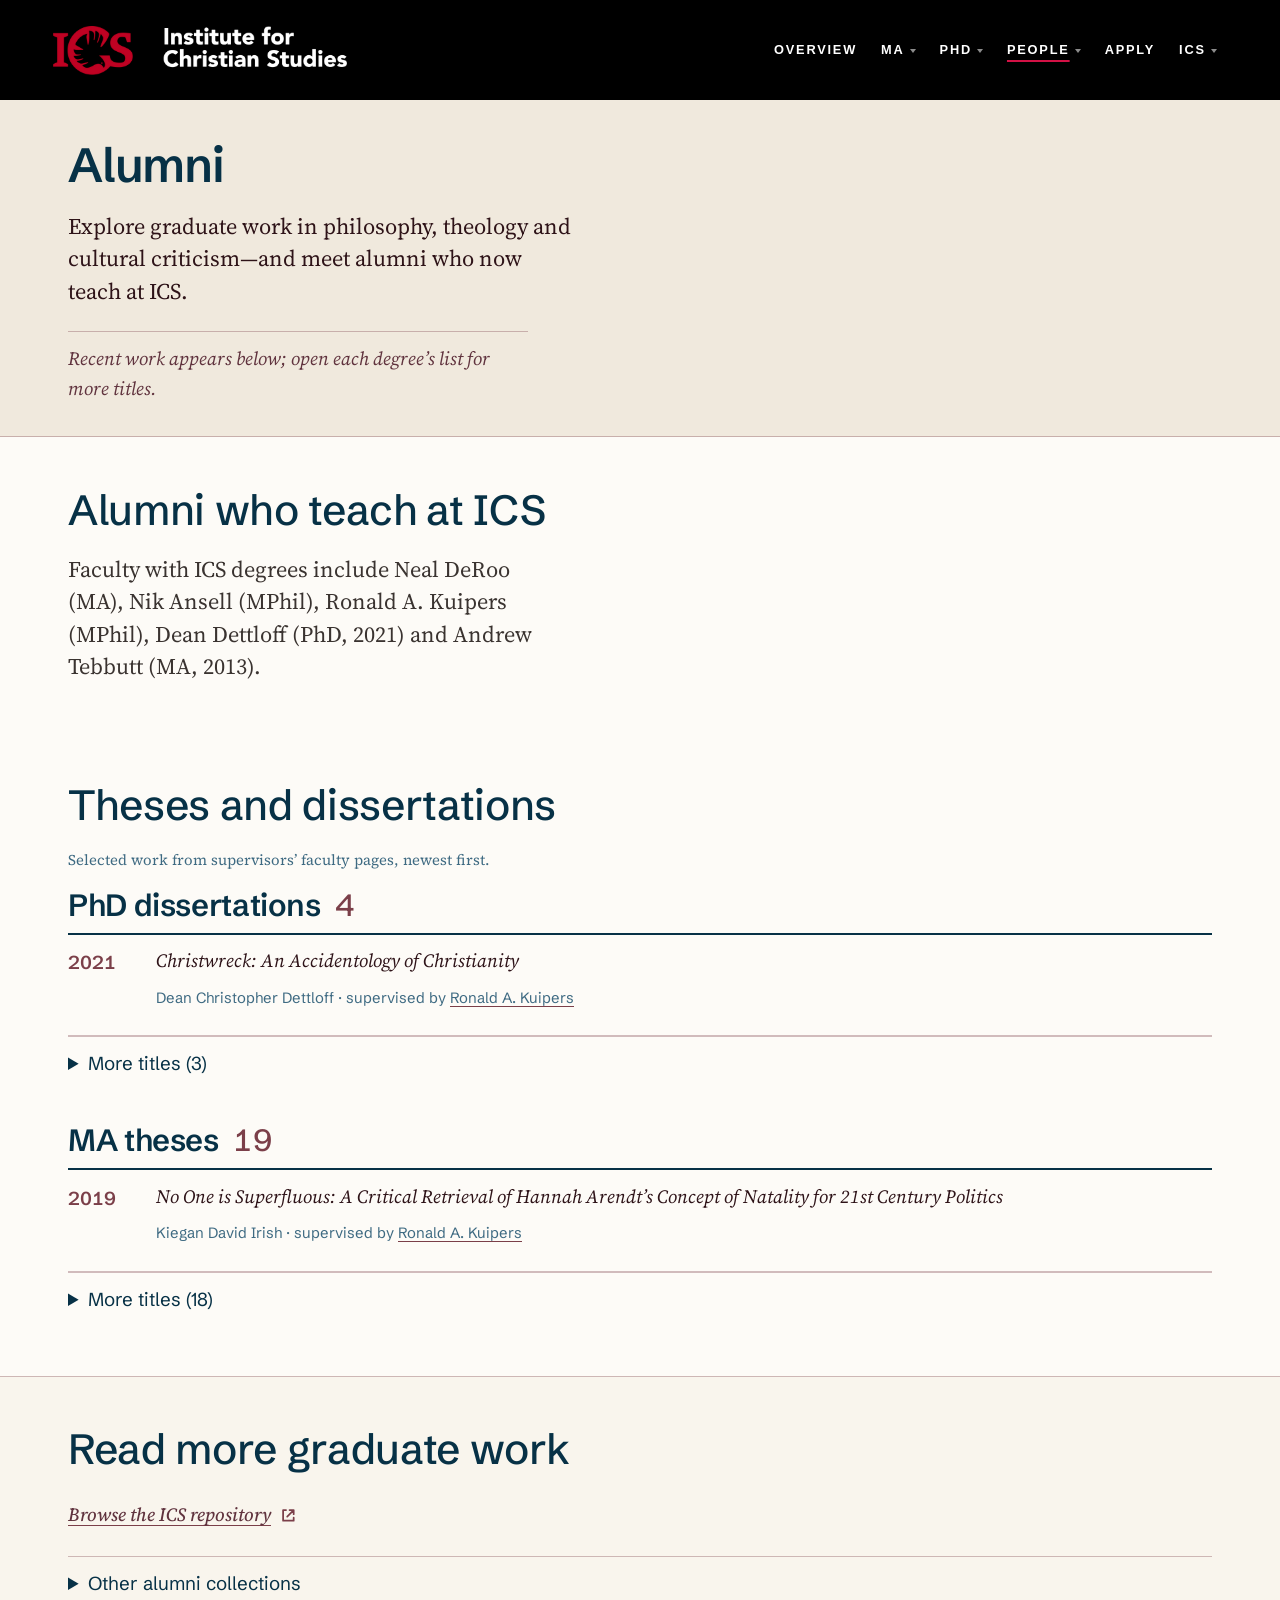
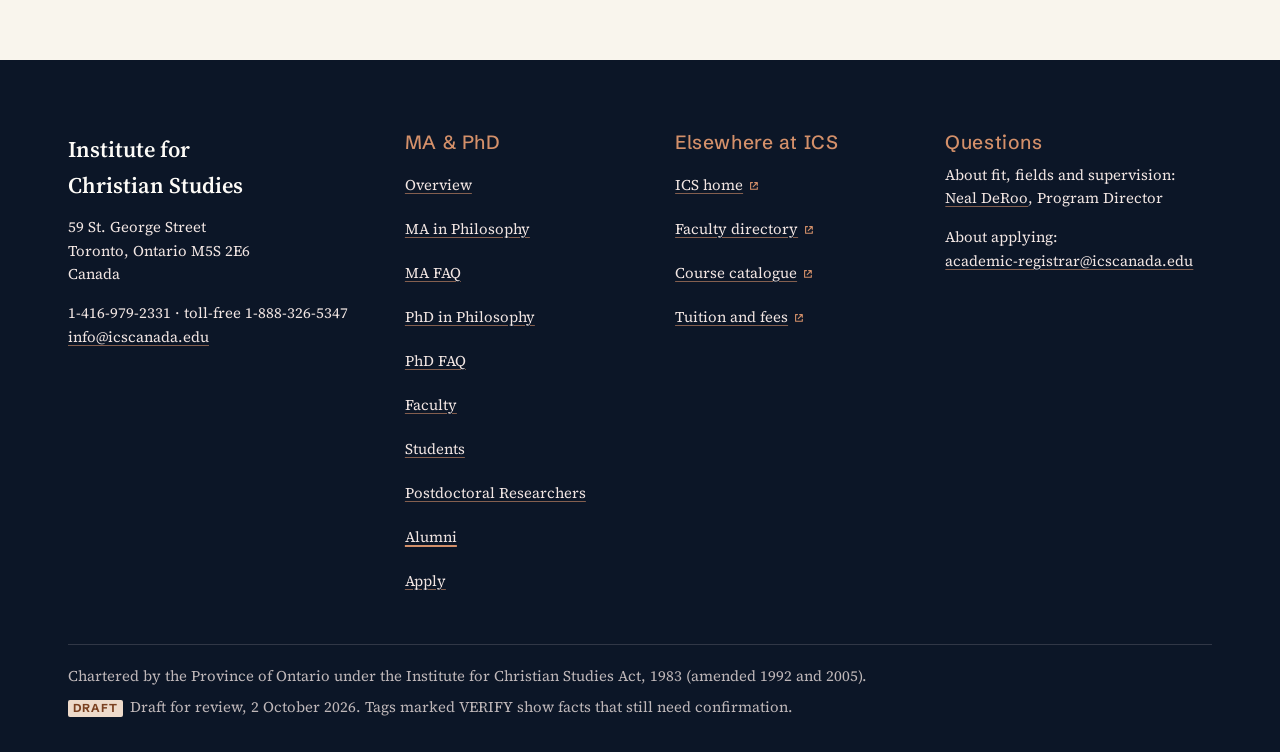
<file: docs/alumni/index.html>
<!doctype html>
<html lang="en-CA">
<head>
<meta charset="utf-8">
<meta name="viewport" content="width=device-width, initial-scale=1">
<title>Alumni | MA &amp; PhD at the Institute for Christian Studies</title>
<meta name="description" content="ICS MA and PhD graduates: theses and dissertations, alumni who now teach and research at ICS, and where to find their work.">
<meta name="robots" content="noindex">
<meta property="og:title" content="Alumni | MA &amp; PhD at the Institute for Christian Studies">
<meta property="og:description" content="ICS MA and PhD graduates: theses and dissertations, alumni who now teach and research at ICS, and where to find their work.">
<meta name="theme-color" content="#000000">
<link rel="icon" type="image/png" href="../assets/img/logos/ics-favicon.png">
<link rel="preload" href="../assets/fonts/schibsted-grotesk-normal-latin.woff2" as="font" type="font/woff2" crossorigin>
<link rel="preload" href="../assets/fonts/source-serif-4-normal-latin.woff2" as="font" type="font/woff2" crossorigin>
<link rel="stylesheet" href="../assets/site.css">
<script src="../assets/site.js" defer></script>
</head>
<body class="page-people page-alumni is-draft">
<a class="skip-link" href="#main">Skip to content</a>
<header class="ics-header">
  <div class="ics-header__inner">
    <a class="ics-header__logo-link" href="https://www.icscanada.edu/" target="_blank" rel="noopener">
      <img class="ics-header__logo-img" src="../assets/img/logos/ics-logo-white-red.png"
           alt="Institute for Christian Studies" width="900" height="160">
    </a>

    <nav aria-label="Main navigation">
      <ul class="ics-nav">
        <li class="ics-nav__item">
          <a class="ics-nav__link" href="../">Overview</a>
        </li>
        <li class="ics-nav__item">
          <button class="ics-nav__link" aria-expanded="false" aria-haspopup="true">MA<span class="ics-nav__caret"></span></button>
          <div class="ics-dropdown">
            <a class="ics-dropdown__link" href="../ma/">MA Overview</a>
            <a class="ics-dropdown__link" href="../ma/faq/">MA FAQ</a>
          </div>
        </li>
        <li class="ics-nav__item">
          <button class="ics-nav__link" aria-expanded="false" aria-haspopup="true">PhD<span class="ics-nav__caret"></span></button>
          <div class="ics-dropdown">
            <a class="ics-dropdown__link" href="../phd/">PhD Overview</a>
            <a class="ics-dropdown__link" href="../phd/faq/">PhD FAQ</a>
          </div>
        </li>
        <li class="ics-nav__item ics-nav__item--active">
          <button class="ics-nav__link" aria-expanded="false" aria-haspopup="true">People<span class="ics-nav__caret"></span></button>
          <div class="ics-dropdown">
            <a class="ics-dropdown__link" href="../faculty/">Faculty</a>
            <a class="ics-dropdown__link" href="../students/">Students</a>
            <a class="ics-dropdown__link" href="../postdocs/">Postdoctoral Researchers</a>
            <a class="ics-dropdown__link" href="./" aria-current="page">Alumni</a>
          </div>
        </li>
        <li class="ics-nav__item">
          <a class="ics-nav__link" href="../apply/">Apply</a>
        </li>
        <li class="ics-nav__item">
          <button class="ics-nav__link" aria-expanded="false" aria-haspopup="true">ICS<span class="ics-nav__caret"></span></button>
          <div class="ics-dropdown">
            <a class="ics-dropdown__link" href="https://www.icscanada.edu/" target="_blank" rel="noopener">ICS Home</a>
            <a class="ics-dropdown__link" href="https://www.icscanada.edu/academics" target="_blank" rel="noopener">Programs</a>
            <a class="ics-dropdown__link" href="https://www.icscanada.edu/academics/courses-and-syllabi" target="_blank" rel="noopener">Courses &amp; Syllabi</a>
            <a class="ics-dropdown__link" href="https://www.icscanada.edu/admissions" target="_blank" rel="noopener">Admissions</a>
            <a class="ics-dropdown__link" href="https://www.icscanada.edu/research" target="_blank" rel="noopener">Research (CPRSE)</a>
            <a class="ics-dropdown__link" href="https://www.icscanada.edu/critical-faith-podcast" target="_blank" rel="noopener">Critical Faith Podcast</a>
          </div>
        </li>
      </ul>
    </nav>

    <button class="ics-burger" aria-label="Open menu" type="button">
      <span></span><span></span><span></span>
    </button>
  </div>
</header>

<div class="ics-mobile-menu" id="mobileMenu">
  <button class="ics-mobile-menu__close" aria-label="Close menu" type="button">&times;</button>
  <a class="ics-mobile-menu__link" href="../">Overview</a>
  <div class="ics-mobile-menu__group">
    <span class="ics-mobile-menu__link">MA</span>
    <div class="ics-mobile-menu__sub">
      <a href="../ma/">MA Overview</a>
      <a href="../ma/faq/">MA FAQ</a>
    </div>
  </div>
  <div class="ics-mobile-menu__group">
    <span class="ics-mobile-menu__link">PhD</span>
    <div class="ics-mobile-menu__sub">
      <a href="../phd/">PhD Overview</a>
      <a href="../phd/faq/">PhD FAQ</a>
    </div>
  </div>
  <div class="ics-mobile-menu__group">
    <span class="ics-mobile-menu__link">People</span>
    <div class="ics-mobile-menu__sub">
      <a href="../faculty/">Faculty</a>
      <a href="../students/">Students</a>
      <a href="../postdocs/">Postdoctoral Researchers</a>
      <a class="is-current" href="./" aria-current="page">Alumni</a>
    </div>
  </div>
  <a class="ics-mobile-menu__link" href="../apply/">Apply</a>
  <div class="ics-mobile-menu__group">
    <span class="ics-mobile-menu__link">ICS</span>
    <div class="ics-mobile-menu__sub">
      <a href="https://www.icscanada.edu/" target="_blank" rel="noopener">ICS Home</a>
      <a href="https://www.icscanada.edu/academics" target="_blank" rel="noopener">Programs</a>
      <a href="https://www.icscanada.edu/academics/courses-and-syllabi" target="_blank" rel="noopener">Courses &amp; Syllabi</a>
      <a href="https://www.icscanada.edu/admissions" target="_blank" rel="noopener">Admissions</a>
      <a href="https://www.icscanada.edu/research" target="_blank" rel="noopener">Research (CPRSE)</a>
      <a href="https://www.icscanada.edu/critical-faith-podcast" target="_blank" rel="noopener">Critical Faith Podcast</a>
    </div>
  </div>
</div>
<main id="main" tabindex="-1">

<header class="page-head page-head--people">
  <div class="wrap page-head__grid">
    <div class="page-head__text">
      <h1>Alumni</h1>
      <p class="lead">Explore graduate work in philosophy, theology and cultural criticism—and meet alumni who now teach at ICS.</p>
      <p class="page-head__rubric">Recent work appears below; open each degree’s list for more titles.</p>
    </div>
    
  </div>
</header>

<section class="section" aria-labelledby="own-title">
  <div class="wrap">
    <h2 id="own-title" class="section__title">Alumni who teach at ICS</h2>
    
    <p class="section__lead">Faculty with ICS degrees include Neal DeRoo (MA), Nik Ansell (MPhil), Ronald A. Kuipers (MPhil), Dean Dettloff (PhD, 2021) and Andrew Tebbutt (MA, 2013).</p>
  </div>
</section>

<section class="section section--theses" aria-labelledby="theses-title">
  <div class="wrap">
    <h2 id="theses-title" class="section__title">Theses and dissertations</h2>
    
    
<p class="fields__note">Selected work from supervisors’ faculty pages, newest first.</p>
<section class="theses-group" aria-labelledby="theses-phd">
  <h3 id="theses-phd" class="theses-group__title">PhD dissertations <span class="theses-group__count">4</span></h3>
  <ol class="thesis-list"><li class="thesis"><span class="thesis__year">2021</span><span class="thesis__body"><span class="thesis__title">Christwreck: An Accidentology of Christianity</span><span class="thesis__who">Dean Christopher Dettloff · supervised by <a href="../faculty/#ronald-kuipers">Ronald A. Kuipers</a></span></span></li></ol>
  <details class="theses-archive"><summary>More titles (3)</summary><ol class="thesis-list"><li class="thesis"><span class="thesis__year">2020</span><span class="thesis__body"><span class="thesis__title">Resounding Empathy: A Critical Exploration of Ricoeur’s Theory of Discourse, to Clarify the Self’s Reliance on Relationships with Other Persons</span><span class="thesis__who">Benjamin Joseph Shank · supervised by <a href="../faculty/#ronald-kuipers">Ronald A. Kuipers</a></span></span></li><li class="thesis"><span class="thesis__year">2018</span><span class="thesis__body"><span class="thesis__title">Moral Ontology in the Age of Science: A Philosophical Case for the Mystery of Goodness</span><span class="thesis__who">Joseph Morrill Kirby · supervised by <a href="../faculty/#ronald-kuipers">Ronald A. Kuipers</a></span></span></li><li class="thesis"><span class="thesis__year">2012</span><span class="thesis__body"><span class="thesis__title">Democracy without Secularism: A Pragmatist Critique of Habermas</span><span class="thesis__who">Daniel Mullin · supervised by <a href="../faculty/#ronald-kuipers">Ronald A. Kuipers</a></span></span></li></ol></details>
</section>
<section class="theses-group" aria-labelledby="theses-ma">
  <h3 id="theses-ma" class="theses-group__title">MA theses <span class="theses-group__count">19</span></h3>
  <ol class="thesis-list"><li class="thesis"><span class="thesis__year">2019</span><span class="thesis__body"><span class="thesis__title">No One is Superfluous: A Critical Retrieval of Hannah Arendt’s Concept of Natality for 21st Century Politics</span><span class="thesis__who">Kiegan David Irish · supervised by <a href="../faculty/#ronald-kuipers">Ronald A. Kuipers</a></span></span></li></ol>
  <details class="theses-archive"><summary>More titles (18)</summary><ol class="thesis-list"><li class="thesis"><span class="thesis__year">2017</span><span class="thesis__body"><span class="thesis__title">UJAMAA—A Gift from Tanzania to Africa: A Critique of Current Social and Political Systems in Africa and a Critical Exploration of UJAMAA as an Alternative</span><span class="thesis__who">Godfrey Nkongolo · supervised by <a href="../faculty/#ronald-kuipers">Ronald A. Kuipers</a></span></span></li><li class="thesis"><span class="thesis__year">2017</span><span class="thesis__body"><span class="thesis__title">Liberating Tradition: An Exploration of Liberation Theology through the Lens of Paul Ricoeur’s Hermeneutics</span><span class="thesis__who">Héctor Acero Ferrer · supervised by <a href="../faculty/#ronald-kuipers">Ronald A. Kuipers</a></span></span></li><li class="thesis"><span class="thesis__year">2017</span><span class="thesis__body"><span class="thesis__title">Incarnating the God Who May Be: Christology and Incarnational Humanism in Bonhoeffer and Kearney</span><span class="thesis__who">Mark Novak · supervised by <a href="../faculty/#ronald-kuipers">Ronald A. Kuipers</a></span></span></li><li class="thesis"><span class="thesis__year">2017</span><span class="thesis__body"><span class="thesis__title">Retrieving Political Desire: Learning from Simon Critchley’s Account of Political Motivation</span><span class="thesis__who">Timothy Skulstad-Brown · supervised by <a href="../faculty/#ronald-kuipers">Ronald A. Kuipers</a></span></span></li><li class="thesis"><span class="thesis__year">2014</span><span class="thesis__body"><span class="thesis__title">Liberating Emergence: Human Dependence and Autonomy in Emergentism, Hermeneutics, and Pragmatism</span><span class="thesis__who">Matthew Johnson · supervised by <a href="../faculty/#ronald-kuipers">Ronald A. Kuipers</a></span></span></li><li class="thesis"><span class="thesis__year">2013</span><span class="thesis__body"><span class="thesis__title">Action, Love, and the World: An Inquiry into the Political Relevance of Christian Charity (with constant reference to Hannah Arendt)</span><span class="thesis__who">Andrew Tebbutt · supervised by <a href="../faculty/#ronald-kuipers">Ronald A. Kuipers</a></span></span></li><li class="thesis"><span class="thesis__year">2012</span><span class="thesis__body"><span class="thesis__title">The Risk of Hospitality: Selfhood, Otherness, and Ethics in Deconstruction and Phenomenological Hermeneutics</span><span class="thesis__who">Nathan Bonney · supervised by <a href="../faculty/#ronald-kuipers">Ronald A. Kuipers</a></span></span></li><li class="thesis"><span class="thesis__year">2010</span><span class="thesis__body"><span class="thesis__title">Before or Outside the Text? A Comparative Study of Jean-Luc Marion and Paul Ricoeur’s Idea of Revelation</span><span class="thesis__who">Joseph Tang · supervised by <a href="../faculty/#ronald-kuipers">Ronald A. Kuipers</a></span></span></li><li class="thesis"><span class="thesis__year">2010</span><span class="thesis__body"><span class="thesis__title">Pumping Intuitions and Making Practice Different: Richard Rorty’s ‘Intuitive’ Account of Reference and Truth</span><span class="thesis__who">Ryan Euverman · supervised by <a href="../faculty/#ronald-kuipers">Ronald A. Kuipers</a></span></span></li><li class="thesis"><span class="thesis__year">2009</span><span class="thesis__body"><span class="thesis__title">Written into the Land: Use, Identity, and the Human Awakening to an Eloquent Creation</span><span class="thesis__who">Christopher J. M. D’Angelo · supervised by <a href="../faculty/#ronald-kuipers">Ronald A. Kuipers</a></span></span></li><li class="thesis"><span class="thesis__year">2009</span><span class="thesis__body"><span class="thesis__title">A Certainty of Death: Appreciating Human Animalhood</span><span class="thesis__who">Paul Hubble · supervised by <a href="../faculty/#ronald-kuipers">Ronald A. Kuipers</a></span></span></li><li class="thesis"><span class="thesis__year">2008</span><span class="thesis__body"><span class="thesis__title">Theologizing In Vain: A Dialogue with Ellul between Truth and Reality</span><span class="thesis__who">Daniel Jesse · supervised by <a href="../faculty/#nik-ansell">Nik Ansell</a></span></span></li><li class="thesis"><span class="thesis__year">2008</span><span class="thesis__body"><span class="thesis__title">Freedom Un/limited: A Sympathetic Critique of Libertarian Freedom in the Open Theism of Clark Pinnock</span><span class="thesis__who">Jeffrey Hocking · supervised by <a href="../faculty/#nik-ansell">Nik Ansell</a></span></span></li><li class="thesis"><span class="thesis__year">2008</span><span class="thesis__body"><span class="thesis__title">From Paradox to Possibility: Gauging the Unique Contribution of Christian Voices to the Public Discussion of Ecological Crisis</span><span class="thesis__who">Sara L. Gerritsma · supervised by <a href="../faculty/#ronald-kuipers">Ronald A. Kuipers</a></span></span></li><li class="thesis"><span class="thesis__year">2007</span><span class="thesis__body"><span class="thesis__title">Taking Hannah Arendt to Church: Toward a Renewed Appreciation of the Mutuality between Moral Philosophy and Religious Life and Culture</span><span class="thesis__who">Christopher R. Allers · supervised by <a href="../faculty/#ronald-kuipers">Ronald A. Kuipers</a></span></span></li><li class="thesis"><span class="thesis__year">2007</span><span class="thesis__body"><span class="thesis__title">From Ground To Ocean: Robinson and Keller at the Beginnings of Divinity</span><span class="thesis__who">Stuart Basden · supervised by <a href="../faculty/#nik-ansell">Nik Ansell</a></span></span></li><li class="thesis"><span class="thesis__year">2005</span><span class="thesis__body"><span class="thesis__title">The Politics of Jesus and the Power of Creation</span><span class="thesis__who">Branson Parler · supervised by <a href="../faculty/#nik-ansell">Nik Ansell</a></span></span></li><li class="thesis"><span class="thesis__year">2005</span><span class="thesis__body"><span class="thesis__title">Reading ‘The Brothers Karamazov’ in Burundi</span><span class="thesis__who">Tom Atfield · supervised by <a href="../faculty/#nik-ansell">Nik Ansell</a></span></span></li></ol></details>
</section>
  </div>
</section>


<section class="section close" aria-labelledby="alumni-links-title">
  <div class="wrap">
    <h2 id="alumni-links-title" class="section__title">Read more graduate work</h2>
    
    
<p><a class="arrow-link" href="https://ir.icscanada.edu/" target="_blank" rel="noopener"><span>Browse the ICS repository</span><svg class="icon icon--external" viewBox="0 0 16 16" width="16" height="16" fill="none" stroke="currentColor" stroke-width="1.5" stroke-linecap="round" stroke-linejoin="round" aria-hidden="true" focusable="false"><path d="M6 3.5H3.5v9h9V10M9 3.5h3.5V7M12.5 3.5 7 9"/></svg></a></p>
<details class="alumni-collections"><summary>Other alumni collections</summary><ul class="next__links"><li><a class="arrow-link" href="https://ir.icscanada.edu/collections/1f89f3e4-e5d2-4050-bb74-1d196fc1802e" target="_blank" rel="noopener"><span>Completed MA theses (ICS repository)</span><svg class="icon icon--external" viewBox="0 0 16 16" width="16" height="16" fill="none" stroke="currentColor" stroke-width="1.5" stroke-linecap="round" stroke-linejoin="round" aria-hidden="true" focusable="false"><path d="M6 3.5H3.5v9h9V10M9 3.5h3.5V7M12.5 3.5 7 9"/></svg></a></li><li><a class="arrow-link" href="https://www.icscanada.edu/academics/phd-program/phddissertations" target="_blank" rel="noopener"><span>Completed PhD dissertations</span><svg class="icon icon--external" viewBox="0 0 16 16" width="16" height="16" fill="none" stroke="currentColor" stroke-width="1.5" stroke-linecap="round" stroke-linejoin="round" aria-hidden="true" focusable="false"><path d="M6 3.5H3.5v9h9V10M9 3.5h3.5V7M12.5 3.5 7 9"/></svg></a></li><li><a class="arrow-link" href="https://www.icscanada.edu/admissions/master-of-arts-alumni" target="_blank" rel="noopener"><span>MA alumni (ICS website)</span><svg class="icon icon--external" viewBox="0 0 16 16" width="16" height="16" fill="none" stroke="currentColor" stroke-width="1.5" stroke-linecap="round" stroke-linejoin="round" aria-hidden="true" focusable="false"><path d="M6 3.5H3.5v9h9V10M9 3.5h3.5V7M12.5 3.5 7 9"/></svg></a></li></ul></details>
  </div>
</section>
</main>
<footer class="site-footer" id="site-links">
  <div class="wrap site-footer__grid">
    <div class="site-footer__about">
      <p class="site-footer__name">Institute for Christian Studies</p>
      <p>59 St. George Street<br>Toronto, Ontario M5S 2E6<br>Canada</p>
      <p>1-416-979-2331 &middot; toll-free 1-888-326-5347<br><a href="mailto:info@icscanada.edu">info@icscanada.edu</a></p>
    </div>
    <nav class="site-footer__nav" aria-label="MA and PhD pages">
      <h2 class="site-footer__heading">MA &amp; PhD</h2>
      <ul><li><a href="../">Overview</a></li><li><a href="../ma/">MA in Philosophy</a></li><li><a href="../ma/faq/">MA FAQ</a></li><li><a href="../phd/">PhD in Philosophy</a></li><li><a href="../phd/faq/">PhD FAQ</a></li><li><a href="../faculty/">Faculty</a></li><li><a href="../students/">Students</a></li><li><a href="../postdocs/">Postdoctoral Researchers</a></li><li><a href="./" aria-current="page">Alumni</a></li><li><a href="../apply/">Apply</a></li></ul>
    </nav>
    <nav class="site-footer__nav" aria-label="Elsewhere at ICS">
      <h2 class="site-footer__heading">Elsewhere at ICS</h2>
      <ul><li><a href="https://www.icscanada.edu/" target="_blank" rel="noopener">ICS home<svg class="icon icon--external" viewBox="0 0 16 16" width="16" height="16" fill="none" stroke="currentColor" stroke-width="1.5" stroke-linecap="round" stroke-linejoin="round" aria-hidden="true" focusable="false"><path d="M6 3.5H3.5v9h9V10M9 3.5h3.5V7M12.5 3.5 7 9"/></svg></a></li><li><a href="https://faculty.icscanada.edu/" target="_blank" rel="noopener">Faculty directory<svg class="icon icon--external" viewBox="0 0 16 16" width="16" height="16" fill="none" stroke="currentColor" stroke-width="1.5" stroke-linecap="round" stroke-linejoin="round" aria-hidden="true" focusable="false"><path d="M6 3.5H3.5v9h9V10M9 3.5h3.5V7M12.5 3.5 7 9"/></svg></a></li><li><a href="https://courses.icscanada.edu/" target="_blank" rel="noopener">Course catalogue<svg class="icon icon--external" viewBox="0 0 16 16" width="16" height="16" fill="none" stroke="currentColor" stroke-width="1.5" stroke-linecap="round" stroke-linejoin="round" aria-hidden="true" focusable="false"><path d="M6 3.5H3.5v9h9V10M9 3.5h3.5V7M12.5 3.5 7 9"/></svg></a></li><li><a href="https://www.icscanada.edu/admissions/tuition-fees" target="_blank" rel="noopener">Tuition and fees<svg class="icon icon--external" viewBox="0 0 16 16" width="16" height="16" fill="none" stroke="currentColor" stroke-width="1.5" stroke-linecap="round" stroke-linejoin="round" aria-hidden="true" focusable="false"><path d="M6 3.5H3.5v9h9V10M9 3.5h3.5V7M12.5 3.5 7 9"/></svg></a></li></ul>
    </nav>
    <div class="site-footer__contact">
      <h2 class="site-footer__heading">Questions</h2>
      <p>About fit, fields and supervision:<br><a href="mailto:nderoo@icscanada.edu">Neal DeRoo</a>, Program Director</p>
      <p>About applying:<br><a href="mailto:academic-registrar@icscanada.edu">academic-registrar@icscanada.edu</a></p>
    </div>
  </div>
  <div class="wrap site-footer__legal">
    <p>Chartered by the Province of Ontario under the Institute for Christian Studies Act, 1983 (amended 1992 and 2005).</p>
    <p class="site-footer__draft"><span class="verify__tag">DRAFT</span> Draft for review, 2 October 2026. Tags marked VERIFY show facts that still need confirmation.</p>
  </div>
</footer>
</body>
</html>
</file>
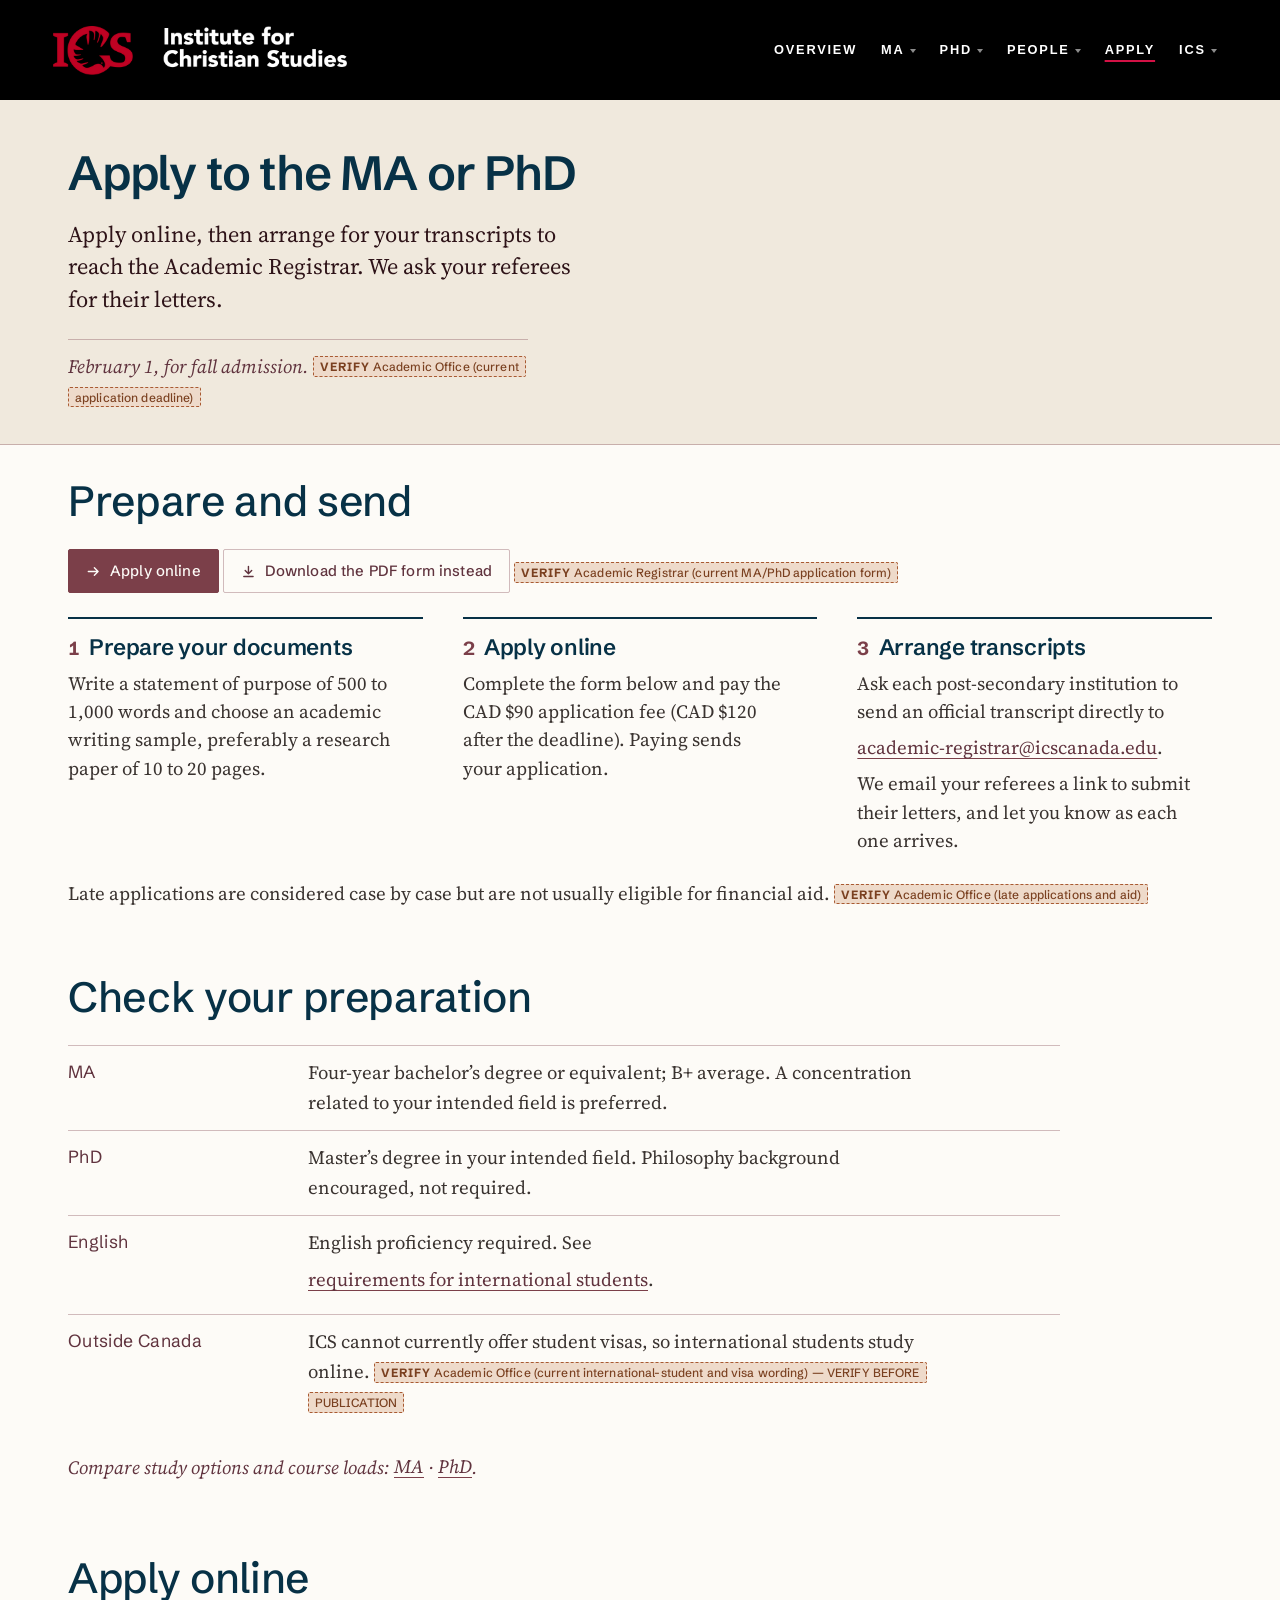
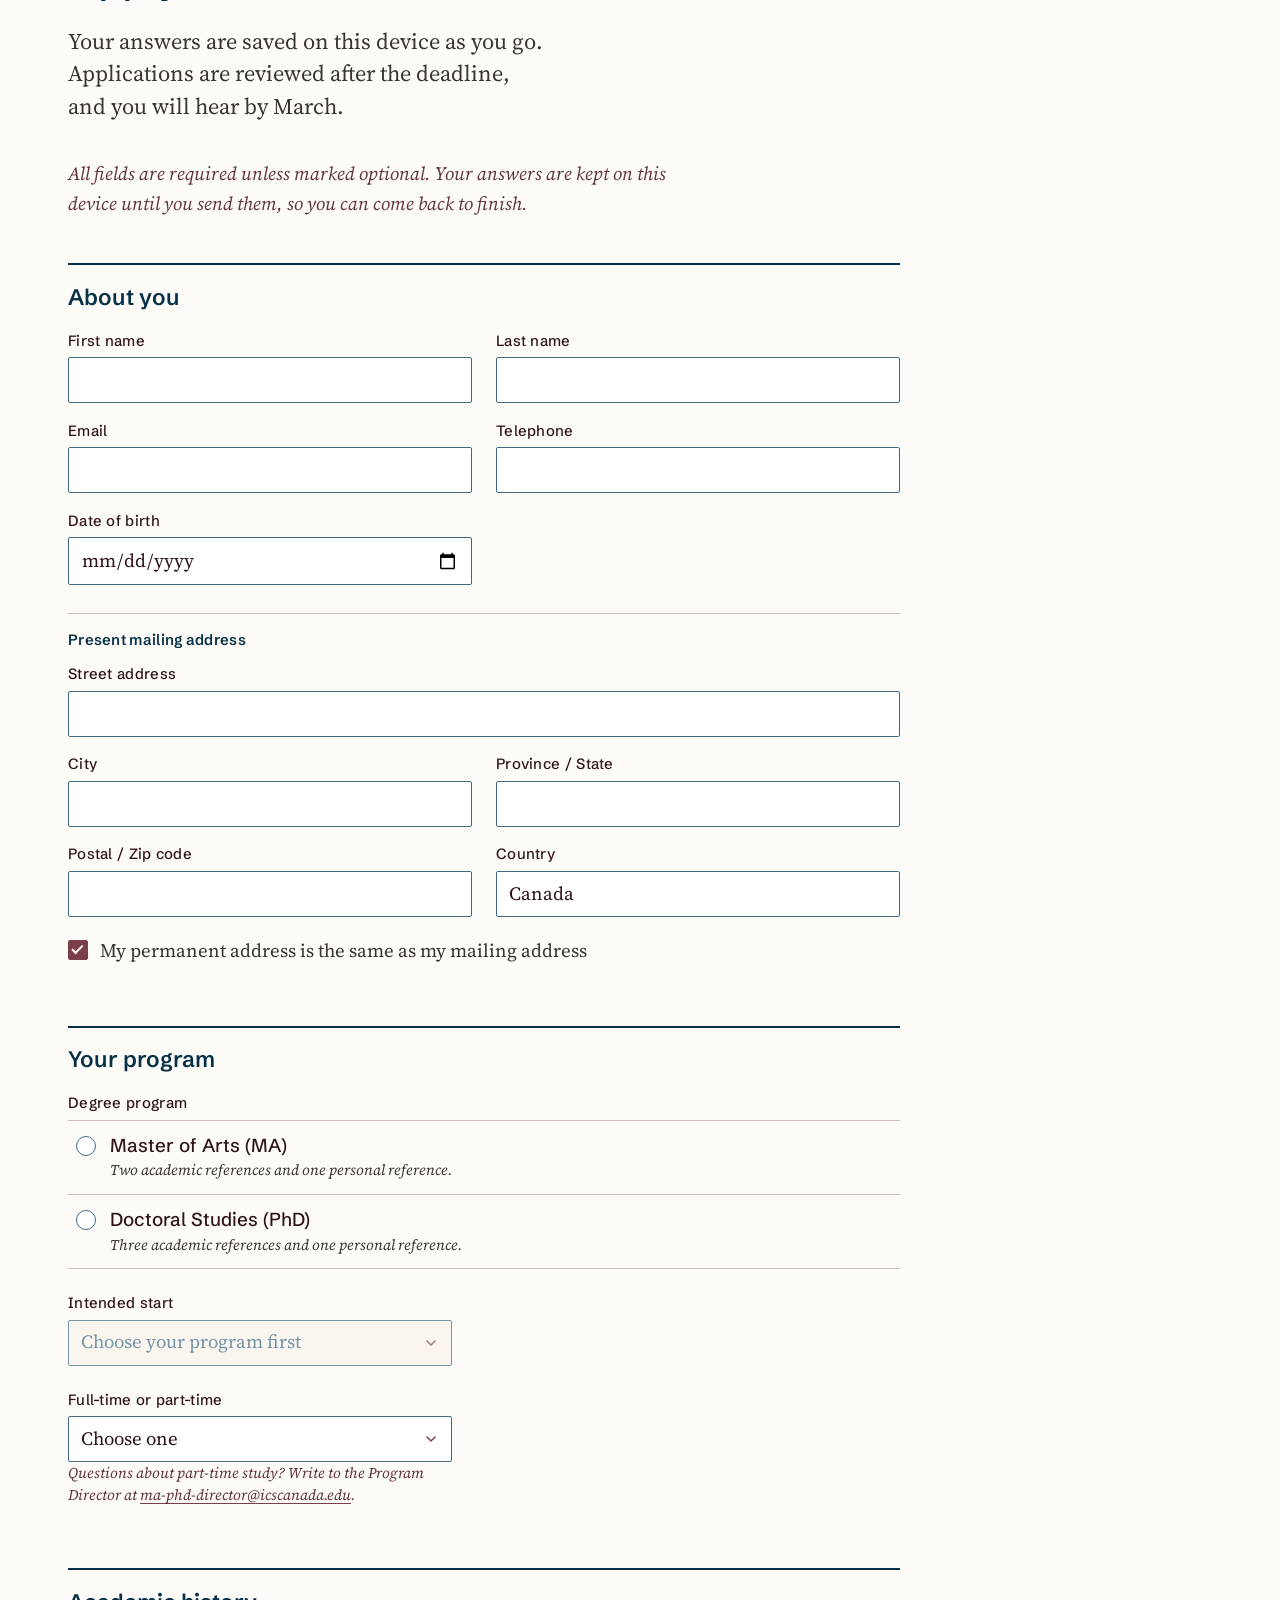
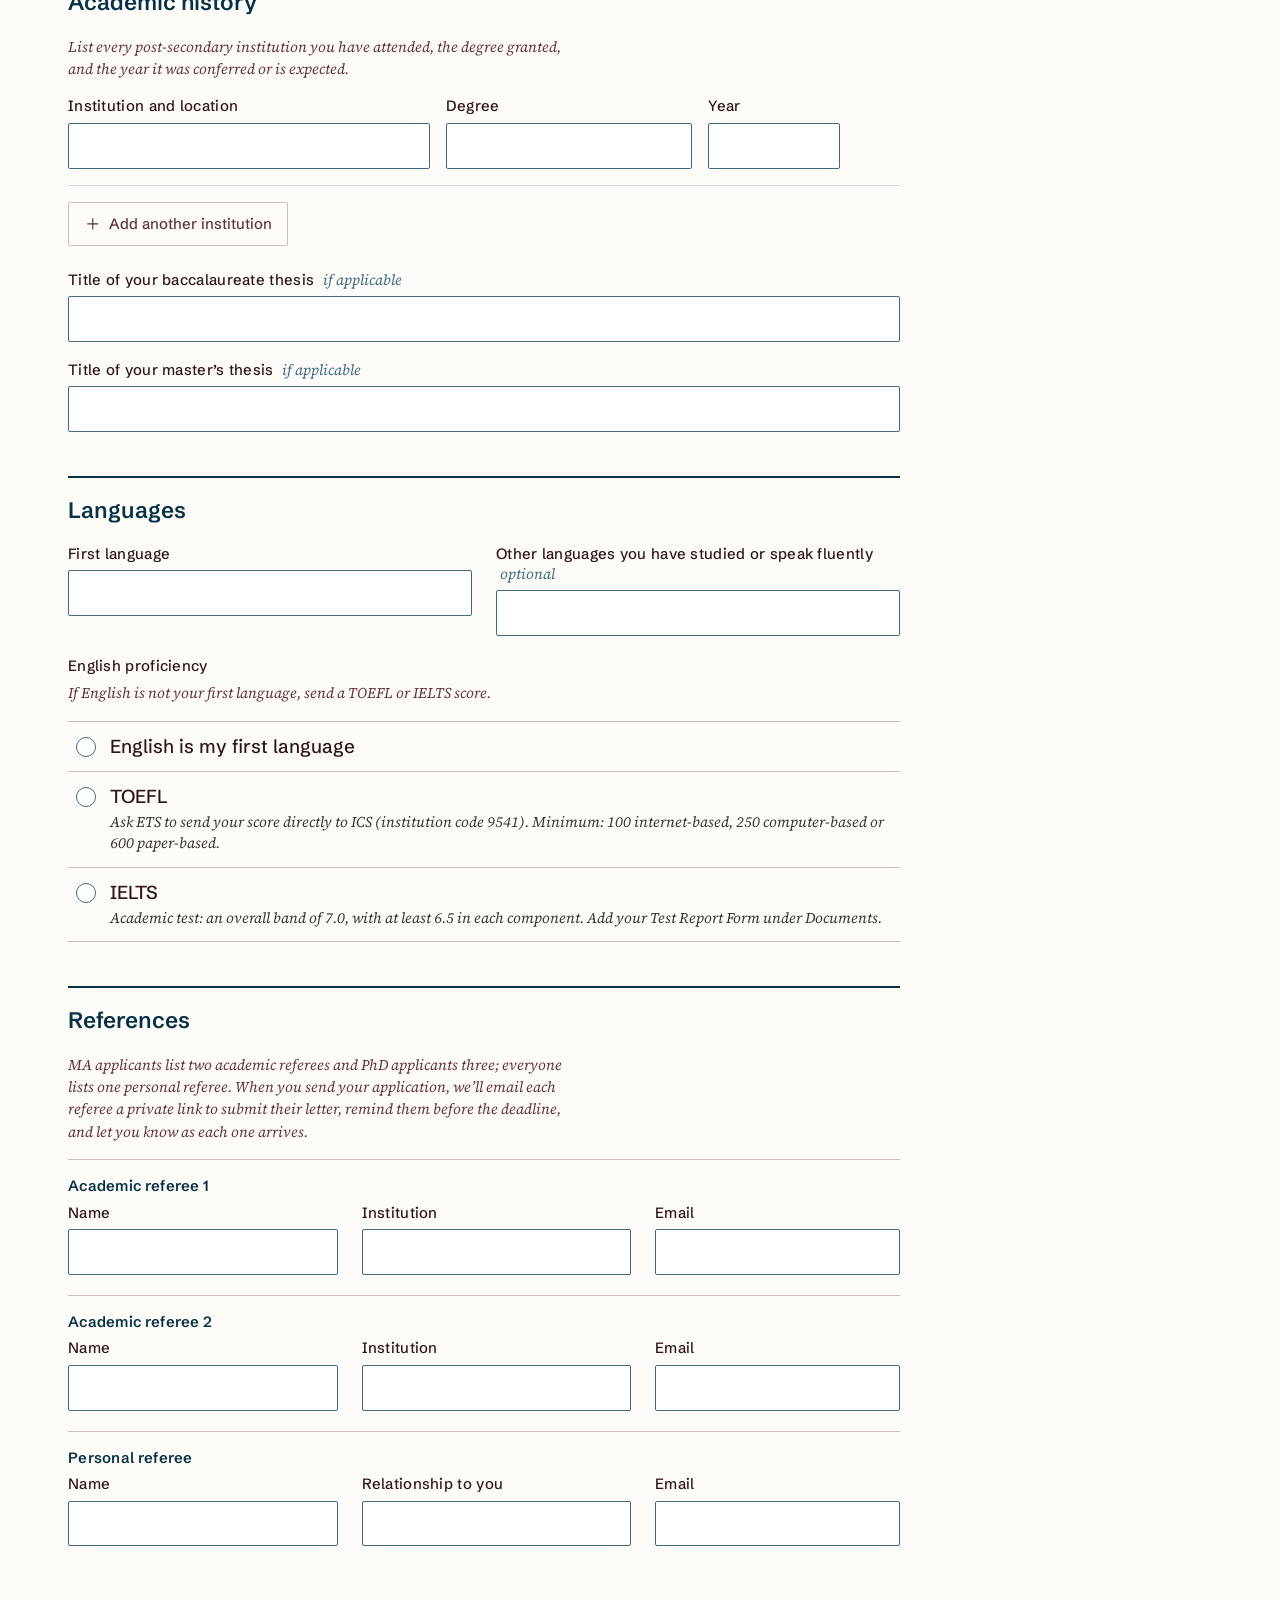
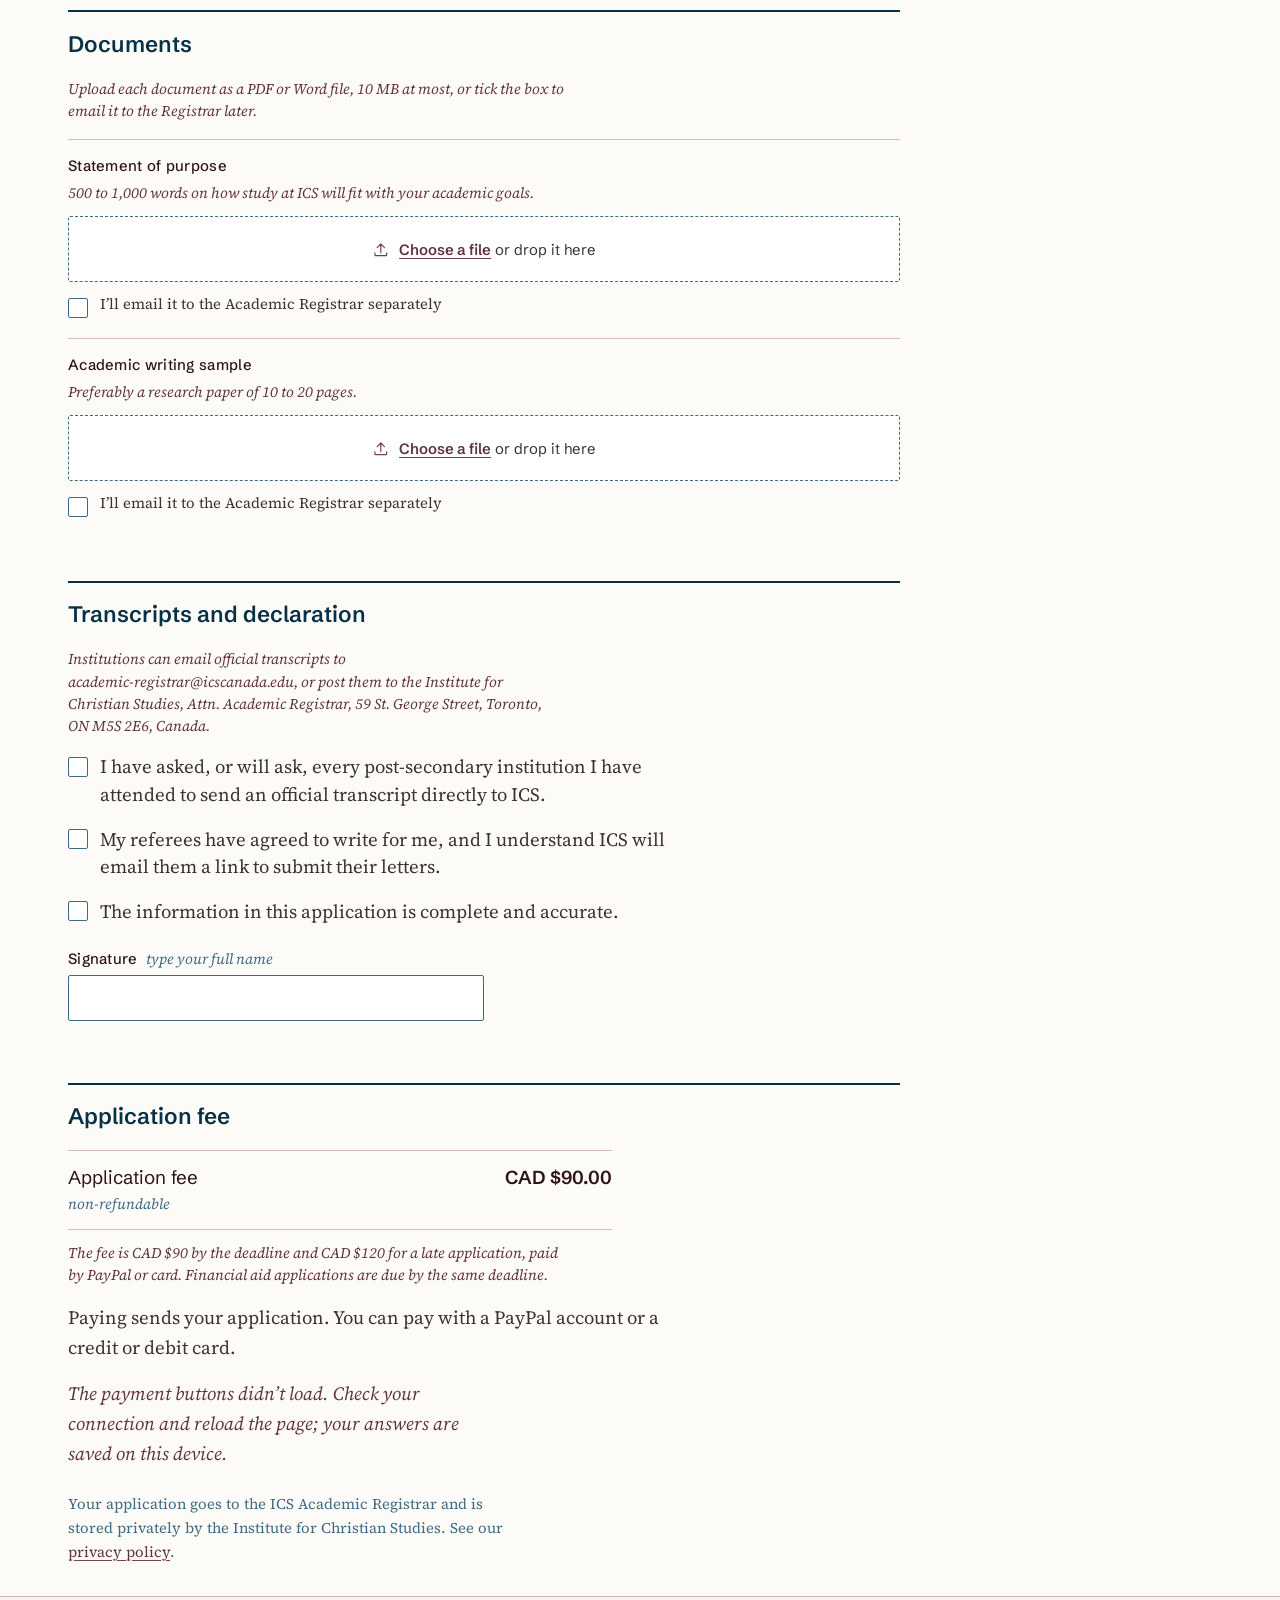
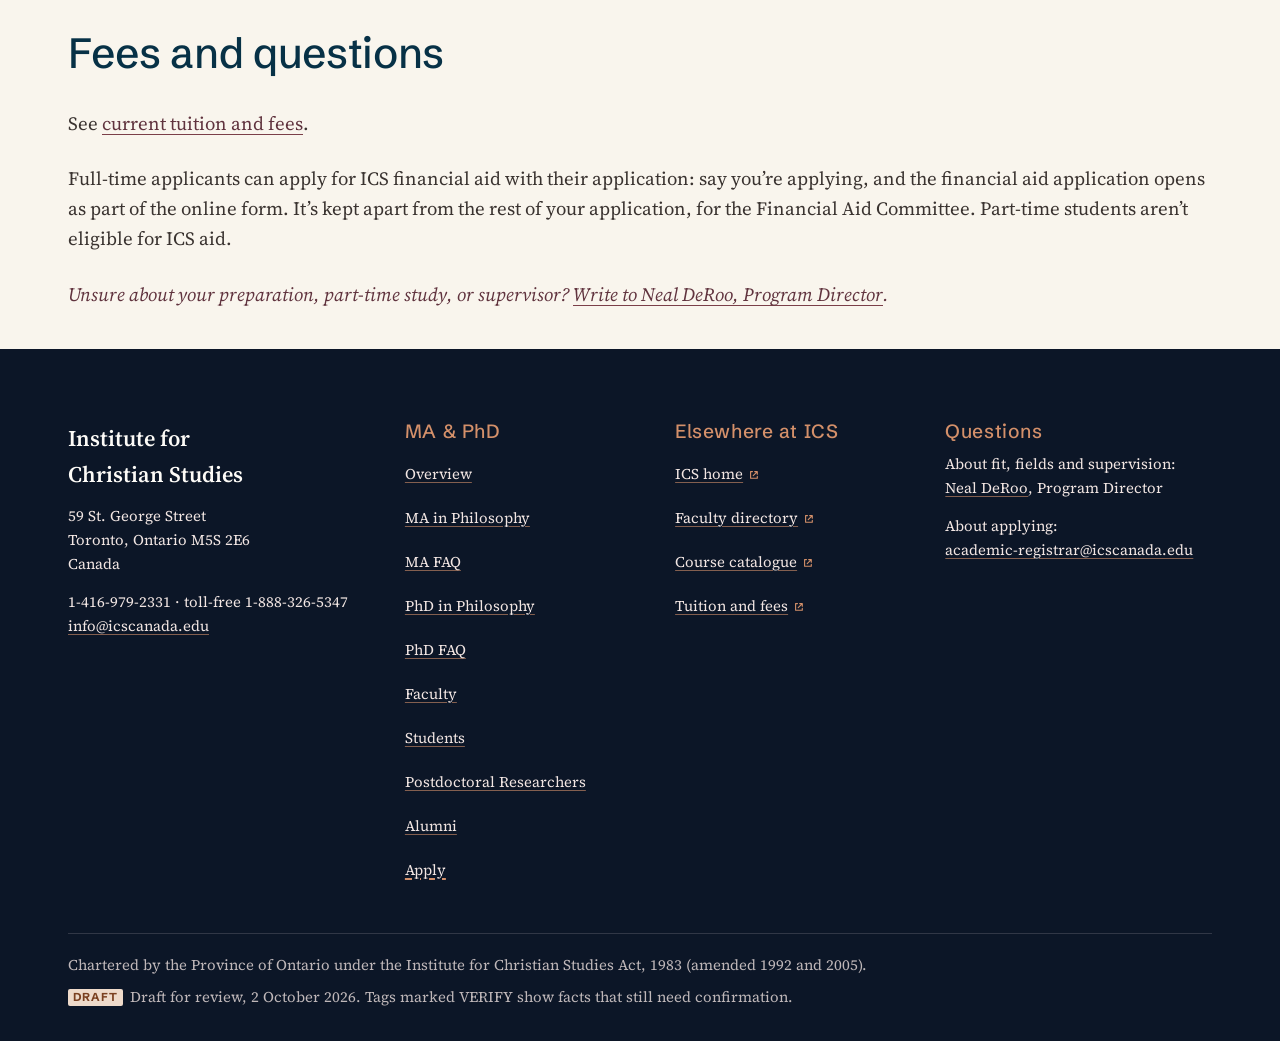
<file: docs/apply/index.html>
<!doctype html>
<html lang="en-CA">
<head>
<meta charset="utf-8">
<meta name="viewport" content="width=device-width, initial-scale=1">
<title>Apply | MA &amp; PhD at the Institute for Christian Studies</title>
<meta name="description" content="ICS MA and PhD applications: the form, supporting documents, deadline and admission requirements.">
<meta name="robots" content="noindex">
<meta property="og:title" content="Apply | MA &amp; PhD at the Institute for Christian Studies">
<meta property="og:description" content="ICS MA and PhD applications: the form, supporting documents, deadline and admission requirements.">
<meta name="theme-color" content="#000000">
<link rel="icon" type="image/png" href="../assets/img/logos/ics-favicon.png">
<link rel="preload" href="../assets/fonts/schibsted-grotesk-normal-latin.woff2" as="font" type="font/woff2" crossorigin>
<link rel="preload" href="../assets/fonts/source-serif-4-normal-latin.woff2" as="font" type="font/woff2" crossorigin>
<link rel="stylesheet" href="../assets/site.css">
<script src="../assets/site.js" defer></script>
</head>
<body class="page-apply is-draft">
<a class="skip-link" href="#main">Skip to content</a>
<header class="ics-header">
  <div class="ics-header__inner">
    <a class="ics-header__logo-link" href="https://www.icscanada.edu/" target="_blank" rel="noopener">
      <img class="ics-header__logo-img" src="../assets/img/logos/ics-logo-white-red.png"
           alt="Institute for Christian Studies" width="900" height="160">
    </a>

    <nav aria-label="Main navigation">
      <ul class="ics-nav">
        <li class="ics-nav__item">
          <a class="ics-nav__link" href="../">Overview</a>
        </li>
        <li class="ics-nav__item">
          <button class="ics-nav__link" aria-expanded="false" aria-haspopup="true">MA<span class="ics-nav__caret"></span></button>
          <div class="ics-dropdown">
            <a class="ics-dropdown__link" href="../ma/">MA Overview</a>
            <a class="ics-dropdown__link" href="../ma/faq/">MA FAQ</a>
          </div>
        </li>
        <li class="ics-nav__item">
          <button class="ics-nav__link" aria-expanded="false" aria-haspopup="true">PhD<span class="ics-nav__caret"></span></button>
          <div class="ics-dropdown">
            <a class="ics-dropdown__link" href="../phd/">PhD Overview</a>
            <a class="ics-dropdown__link" href="../phd/faq/">PhD FAQ</a>
          </div>
        </li>
        <li class="ics-nav__item">
          <button class="ics-nav__link" aria-expanded="false" aria-haspopup="true">People<span class="ics-nav__caret"></span></button>
          <div class="ics-dropdown">
            <a class="ics-dropdown__link" href="../faculty/">Faculty</a>
            <a class="ics-dropdown__link" href="../students/">Students</a>
            <a class="ics-dropdown__link" href="../postdocs/">Postdoctoral Researchers</a>
            <a class="ics-dropdown__link" href="../alumni/">Alumni</a>
          </div>
        </li>
        <li class="ics-nav__item ics-nav__item--active">
          <a class="ics-nav__link" href="./" aria-current="page">Apply</a>
        </li>
        <li class="ics-nav__item">
          <button class="ics-nav__link" aria-expanded="false" aria-haspopup="true">ICS<span class="ics-nav__caret"></span></button>
          <div class="ics-dropdown">
            <a class="ics-dropdown__link" href="https://www.icscanada.edu/" target="_blank" rel="noopener">ICS Home</a>
            <a class="ics-dropdown__link" href="https://www.icscanada.edu/academics" target="_blank" rel="noopener">Programs</a>
            <a class="ics-dropdown__link" href="https://www.icscanada.edu/academics/courses-and-syllabi" target="_blank" rel="noopener">Courses &amp; Syllabi</a>
            <a class="ics-dropdown__link" href="https://www.icscanada.edu/admissions" target="_blank" rel="noopener">Admissions</a>
            <a class="ics-dropdown__link" href="https://www.icscanada.edu/research" target="_blank" rel="noopener">Research (CPRSE)</a>
            <a class="ics-dropdown__link" href="https://www.icscanada.edu/critical-faith-podcast" target="_blank" rel="noopener">Critical Faith Podcast</a>
          </div>
        </li>
      </ul>
    </nav>

    <button class="ics-burger" aria-label="Open menu" type="button">
      <span></span><span></span><span></span>
    </button>
  </div>
</header>

<div class="ics-mobile-menu" id="mobileMenu">
  <button class="ics-mobile-menu__close" aria-label="Close menu" type="button">&times;</button>
  <a class="ics-mobile-menu__link" href="../">Overview</a>
  <div class="ics-mobile-menu__group">
    <span class="ics-mobile-menu__link">MA</span>
    <div class="ics-mobile-menu__sub">
      <a href="../ma/">MA Overview</a>
      <a href="../ma/faq/">MA FAQ</a>
    </div>
  </div>
  <div class="ics-mobile-menu__group">
    <span class="ics-mobile-menu__link">PhD</span>
    <div class="ics-mobile-menu__sub">
      <a href="../phd/">PhD Overview</a>
      <a href="../phd/faq/">PhD FAQ</a>
    </div>
  </div>
  <div class="ics-mobile-menu__group">
    <span class="ics-mobile-menu__link">People</span>
    <div class="ics-mobile-menu__sub">
      <a href="../faculty/">Faculty</a>
      <a href="../students/">Students</a>
      <a href="../postdocs/">Postdoctoral Researchers</a>
      <a href="../alumni/">Alumni</a>
    </div>
  </div>
  <a class="ics-mobile-menu__link ics-mobile-menu__link--current" href="./" aria-current="page">Apply</a>
  <div class="ics-mobile-menu__group">
    <span class="ics-mobile-menu__link">ICS</span>
    <div class="ics-mobile-menu__sub">
      <a href="https://www.icscanada.edu/" target="_blank" rel="noopener">ICS Home</a>
      <a href="https://www.icscanada.edu/academics" target="_blank" rel="noopener">Programs</a>
      <a href="https://www.icscanada.edu/academics/courses-and-syllabi" target="_blank" rel="noopener">Courses &amp; Syllabi</a>
      <a href="https://www.icscanada.edu/admissions" target="_blank" rel="noopener">Admissions</a>
      <a href="https://www.icscanada.edu/research" target="_blank" rel="noopener">Research (CPRSE)</a>
      <a href="https://www.icscanada.edu/critical-faith-podcast" target="_blank" rel="noopener">Critical Faith Podcast</a>
    </div>
  </div>
</div>
<main id="main" tabindex="-1">

<header class="page-head page-head--apply">
  <div class="wrap page-head__grid">
    <div class="page-head__text">
      <h1>Apply to the MA or PhD</h1>
      <p class="lead">Apply online, then arrange for your transcripts to reach the Academic Registrar. We ask your referees for their letters.</p>
      <p class="page-head__rubric">February 1, for fall admission. <span class="verify"><span class="verify__tag">VERIFY</span> <span class="verify__who">Academic Office (current application deadline)</span></span></p>
    </div>
    
  </div>
</header>

<section class="section" aria-labelledby="steps-title">
  <div class="wrap">
    <h2 id="steps-title" class="section__title">Prepare and send</h2>
    
    
<p class="apply__form"><a class="button" href="#apply-online-title"><svg class="icon icon--arrow" viewBox="0 0 16 16" width="16" height="16" fill="none" stroke="currentColor" stroke-width="1.5" stroke-linecap="round" stroke-linejoin="round" aria-hidden="true" focusable="false"><path d="M2.5 8h10.5M9 4l4 4-4 4"/></svg><span>Apply online</span></a> <a class="button button--quiet" href="https://drive.google.com/file/d/14lygErsjLj7X_Gfl_uJIZuUNWpEx0OAJ/view" target="_blank" rel="noopener"><svg class="icon icon--download" viewBox="0 0 16 16" width="16" height="16" fill="none" stroke="currentColor" stroke-width="1.5" stroke-linecap="round" stroke-linejoin="round" aria-hidden="true" focusable="false"><path d="M8 2.5v8M4.5 7 8 10.5 11.5 7M3 13.5h10"/></svg><span>Download the PDF form instead</span></a> <span class="verify"><span class="verify__tag">VERIFY</span> <span class="verify__who">Academic Registrar (current MA/PhD application form)</span></span></p>
<ol class="steps">
  <li class="step"><h3 class="step__title"><span class="step__n">1</span> Prepare your documents</h3><p>Write a statement of purpose of 500 to 1,000 words and choose an academic writing sample, preferably a research paper of 10 to 20 pages.</p></li>
  <li class="step"><h3 class="step__title"><span class="step__n">2</span> Apply online</h3><p>Complete the form below and pay the CAD $90 application fee (CAD $120 after the deadline). Paying sends your application.</p></li>
  <li class="step"><h3 class="step__title"><span class="step__n">3</span> Arrange transcripts</h3><p>Ask each post-secondary institution to send an official transcript directly to <a href="mailto:academic-registrar@icscanada.edu">academic-registrar@icscanada.edu</a>. We email your referees a link to submit their letters, and let you know as each one arrives.</p></li>
</ol>
<p>Late applications are considered case by case but are not usually eligible for financial aid. <span class="verify"><span class="verify__tag">VERIFY</span> <span class="verify__who">Academic Office (late applications and aid)</span></span></p>
  </div>
</section>

<section class="section" aria-labelledby="requirements-title">
  <div class="wrap">
    <h2 id="requirements-title" class="section__title">Check your preparation</h2>
    
    
<dl class="reqs">
  <div><dt>MA</dt><dd>Four-year bachelor’s degree or equivalent; B+ average. A concentration related to your intended field is preferred.</dd></div>
  <div><dt>PhD</dt><dd>Master’s degree in your intended field. Philosophy background encouraged, not required.</dd></div>
  <div><dt>English</dt><dd>English proficiency required. See <a href="https://www.icscanada.edu/admissions/international-students" target="_blank" rel="noopener">requirements for international students</a>.</dd></div>
  <div><dt>Outside Canada</dt><dd>ICS cannot currently offer student visas, so international students study online. <span class="verify"><span class="verify__tag">VERIFY</span> <span class="verify__who">Academic Office (current international-student and visa wording) — VERIFY BEFORE PUBLICATION</span></span></dd></div>
</dl>
<p class="rubric apply__modes">Compare study options and course loads: <a href="../ma/">MA</a> · <a href="../phd/">PhD</a>.</p>
  </div>
</section>

<section class="section section--apply-online" aria-labelledby="apply-online-title">
  <div class="wrap">
    <h2 id="apply-online-title" class="section__title">Apply online</h2>
    <p class="section__lead">Your answers are saved on this device as you go. Applications are reviewed after the deadline, and you will hear by March.</p>
    <div class="af-wrap">
      <noscript><p class="af-nojs">The online application needs JavaScript. You can instead <a href="https://drive.google.com/file/d/14lygErsjLj7X_Gfl_uJIZuUNWpEx0OAJ/view" target="_blank" rel="noopener">download the PDF form</a> and email it to <a href="mailto:academic-registrar@icscanada.edu">academic-registrar@icscanada.edu</a>.</p></noscript>
      <form class="af" id="application" novalidate aria-label="Apply online" hidden>
        <p class="af-lede">All fields are required unless marked optional. Your answers are kept on this device until you send them, so you can come back to finish.</p>

        <fieldset class="af-set">
          <legend>About you</legend>
          <div class="af-grid">
            <div class="af-field"><label for="af-first">First name</label><input id="af-first" name="firstName" autocomplete="given-name" maxlength="100"></div>
            <div class="af-field"><label for="af-last">Last name</label><input id="af-last" name="lastName" autocomplete="family-name" maxlength="100"></div>
            <div class="af-field"><label for="af-email">Email</label><input id="af-email" name="email" type="email" autocomplete="email" maxlength="200" spellcheck="false"></div>
            <div class="af-field"><label for="af-phone">Telephone</label><input id="af-phone" name="phone" type="tel" autocomplete="tel" maxlength="40"></div>
            <div class="af-field"><label for="af-dob">Date of birth</label><input id="af-dob" name="dob" type="date" autocomplete="bday" min="1920-01-01"></div>
          </div>
          <p class="af-q af-q--sub">Present mailing address</p>
          <div class="af-grid">
            <div class="af-field af-span"><label for="af-street">Street address</label><input id="af-street" name="street" autocomplete="street-address" maxlength="200"></div>
            <div class="af-field"><label for="af-city">City</label><input id="af-city" name="city" autocomplete="address-level2" maxlength="100"></div>
            <div class="af-field"><label for="af-region">Province / State</label><input id="af-region" name="region" autocomplete="address-level1" maxlength="100"></div>
            <div class="af-field"><label for="af-postal">Postal / Zip code</label><input id="af-postal" name="postal" autocomplete="postal-code" maxlength="20"></div>
            <div class="af-field"><label for="af-country">Country</label><input id="af-country" name="country" autocomplete="country-name" maxlength="100" value="Canada"></div>
          </div>
          <div class="af-field"><label class="af-check"><input type="checkbox" name="sameAddress" value="yes" checked><span>My permanent address is the same as my mailing address</span></label></div>
          <div class="af-field" data-show-when="sameAddress!=yes"><label for="af-permanent">Permanent address</label><textarea id="af-permanent" name="permanentAddress" rows="3" maxlength="400"></textarea></div>
        </fieldset>

        <fieldset class="af-set">
          <legend>Your program</legend>
        <div class="af-choices" role="radiogroup" aria-labelledby="af-q-program">
          <p class="af-q" id="af-q-program">Degree program</p>
          <label class="af-choice"><input type="radio" name="program" value="ma"><span><strong>Master of Arts (MA)</strong><em>Two academic references and one personal reference.</em></span></label>
          <label class="af-choice"><input type="radio" name="program" value="phd"><span><strong>Doctoral Studies (PhD)</strong><em>Three academic references and one personal reference.</em></span></label>
        </div>
        
          <div class="af-field af-field--start">
            <label for="af-start">Intended start</label>
            <select id="af-start" name="start" aria-describedby="af-start-note"><option value="">Choose your program first</option></select>
            <p class="af-note af-start-note" id="af-start-note" aria-live="polite" hidden></p>
          </div>
          <div class="af-field af-field--start">
            <label for="af-load">Full-time or part-time</label>
            <select id="af-load" name="studyMode" aria-describedby="af-load-note"><option value="">Choose one</option><option value="full-time">Full-time</option><option value="part-time">Part-time</option></select>
            <p class="af-note" id="af-load-note">Questions about part-time study? Write to the Program Director at <a href="mailto:ma-phd-director@icscanada.edu">ma-phd-director@icscanada.edu</a>.</p>
          </div>
        <div class="af-choices" role="radiogroup" aria-labelledby="af-q-financialAid" data-show-when="studyMode=full-time">
          <p class="af-q" id="af-q-financialAid">Financial aid</p>
          <p class="af-note">Full-time students can apply for ICS financial aid. Aid applications are due by the application deadline.</p>
          <label class="af-choice"><input type="radio" name="financialAid" value="yes"><span><strong>Yes, I’m applying for financial aid</strong><em>Fill in the financial aid application near the end of this form.</em></span></label>
          <label class="af-choice"><input type="radio" name="financialAid" value="no"><span><strong>No</strong></span></label>
        </div>
          <p class="af-note" data-show-when="studyMode=part-time">ICS financial aid is open to full-time students only.</p>
        </fieldset>

        <fieldset class="af-set">
          <legend>Academic history</legend>
          <p class="af-note" id="af-edu-note">List every post-secondary institution you have attended, the degree granted, and the year it was conferred or is expected.</p>
          <div class="af-edu-rows" id="af-edu-rows" aria-describedby="af-edu-note"></div>
          <template id="af-edu-template">
            <div class="af-edu-row">
              <div class="af-field"><label>Institution and location</label><input data-edu="institution" maxlength="200" autocomplete="off"></div>
              <div class="af-field"><label>Degree</label><input data-edu="degree" maxlength="150" autocomplete="off"></div>
              <div class="af-field af-field--year"><label>Year</label><input data-edu="year" maxlength="30" autocomplete="off"></div>
              <button type="button" class="af-row-remove" aria-label="Remove this institution"><svg viewBox="0 0 24 24" aria-hidden="true"><path d="M6 6l12 12M18 6L6 18"/></svg></button>
            </div>
          </template>
          <button type="button" class="af-add" id="af-edu-add"><svg viewBox="0 0 24 24" aria-hidden="true"><path d="M12 5v14M5 12h14"/></svg>Add another institution</button>
          <div class="af-grid af-theses">
            <div class="af-field af-span"><label for="af-bacc">Title of your baccalaureate thesis <span class="af-opt">if applicable</span></label><input id="af-bacc" name="baccThesis" autocomplete="off" maxlength="300"></div>
            <div class="af-field af-span"><label for="af-masters">Title of your master’s thesis <span class="af-opt">if applicable</span></label><input id="af-masters" name="mastersThesis" autocomplete="off" maxlength="300"></div>
          </div>
        </fieldset>

        <fieldset class="af-set">
          <legend>Languages</legend>
          <div class="af-grid">
            <div class="af-field"><label for="af-lang">First language</label><input id="af-lang" name="firstLanguage" autocomplete="off" maxlength="100"></div>
            <div class="af-field"><label for="af-langs">Other languages you have studied or speak fluently <span class="af-opt">optional</span></label><input id="af-langs" name="otherLanguages" autocomplete="off" maxlength="300"></div>
          </div>
        <div class="af-choices" role="radiogroup" aria-labelledby="af-q-english">
          <p class="af-q" id="af-q-english">English proficiency</p>
          <p class="af-note">If English is not your first language, send a TOEFL or IELTS score.</p>
          <label class="af-choice"><input type="radio" name="english" value="first"><span><strong>English is my first language</strong></span></label>
          <label class="af-choice"><input type="radio" name="english" value="toefl"><span><strong>TOEFL</strong><em>Ask ETS to send your score directly to ICS (institution code 9541). Minimum: 100 internet-based, 250 computer-based or 600 paper-based.</em></span></label>
          <label class="af-choice"><input type="radio" name="english" value="ielts"><span><strong>IELTS</strong><em>Academic test: an overall band of 7.0, with at least 6.5 in each component. Add your Test Report Form under Documents.</em></span></label>
        </div>
        </fieldset>

        <fieldset class="af-set">
          <legend>References</legend>
          <p class="af-note">MA applicants list two academic referees and PhD applicants three; everyone lists one personal referee. When you send your application, we’ll email each referee a private link to submit their letter, remind them before the deadline, and let you know as each one arrives.</p>
        <div class="af-ref" data-referee="1">
          <p class="af-q">Academic referee 1</p>
          <div class="af-grid af-grid--3">
            <div class="af-field"><label for="af-ref1-name">Name</label><input id="af-ref1-name" name="refName1" autocomplete="off" maxlength="150"></div>
            <div class="af-field"><label for="af-ref1-inst">Institution</label><input id="af-ref1-inst" name="refInstitution1" autocomplete="off" maxlength="200"></div>
            <div class="af-field"><label for="af-ref1-email">Email</label><input id="af-ref1-email" name="refEmail1" type="email" autocomplete="off" maxlength="200" spellcheck="false"></div>
          </div>
        </div>
        <div class="af-ref" data-referee="2">
          <p class="af-q">Academic referee 2</p>
          <div class="af-grid af-grid--3">
            <div class="af-field"><label for="af-ref2-name">Name</label><input id="af-ref2-name" name="refName2" autocomplete="off" maxlength="150"></div>
            <div class="af-field"><label for="af-ref2-inst">Institution</label><input id="af-ref2-inst" name="refInstitution2" autocomplete="off" maxlength="200"></div>
            <div class="af-field"><label for="af-ref2-email">Email</label><input id="af-ref2-email" name="refEmail2" type="email" autocomplete="off" maxlength="200" spellcheck="false"></div>
          </div>
        </div>
        <div class="af-ref" data-referee="3">
          <p class="af-q">Academic referee 3 (PhD applicants)</p>
          <div class="af-grid af-grid--3">
            <div class="af-field"><label for="af-ref3-name">Name</label><input id="af-ref3-name" name="refName3" autocomplete="off" maxlength="150"></div>
            <div class="af-field"><label for="af-ref3-inst">Institution</label><input id="af-ref3-inst" name="refInstitution3" autocomplete="off" maxlength="200"></div>
            <div class="af-field"><label for="af-ref3-email">Email</label><input id="af-ref3-email" name="refEmail3" type="email" autocomplete="off" maxlength="200" spellcheck="false"></div>
          </div>
        </div>
          <div class="af-ref">
            <p class="af-q">Personal referee</p>
            <div class="af-grid af-grid--3">
              <div class="af-field"><label for="af-personal-name">Name</label><input id="af-personal-name" name="personalName" autocomplete="off" maxlength="150"></div>
              <div class="af-field"><label for="af-personal-rel">Relationship to you</label><input id="af-personal-rel" name="personalRelation" autocomplete="off" maxlength="150"></div>
              <div class="af-field"><label for="af-personal-email">Email</label><input id="af-personal-email" name="personalEmail" type="email" autocomplete="off" maxlength="200" spellcheck="false"></div>
            </div>
          </div>
        </fieldset>

        <fieldset class="af-set">
          <legend>Documents</legend>
          <p class="af-note">Upload each document as a PDF or Word file, 10 MB at most, or tick the box to email it to the Registrar later.</p>
        <div class="af-doc" data-doc="statement" data-name="Statement of purpose" data-types="pdf doc docx odt rtf" data-missing="Upload your statement of purpose, or tick the box to send it separately.">
          <p class="af-q" id="af-q-statement">Statement of purpose</p>
          <p class="af-note">500 to 1,000 words on how study at ICS will fit with your academic goals.</p>
          <div class="af-drop">
            <input type="file" id="af-file-statement" accept=".pdf,.doc,.docx,.odt,.rtf" aria-describedby="af-q-statement">
            <label for="af-file-statement" class="af-drop-label"><svg viewBox="0 0 24 24" aria-hidden="true"><path d="M12 16V4M7 9l5-5 5 5M4 16v3a1 1 0 0 0 1 1h14a1 1 0 0 0 1-1v-3"/></svg><span><strong>Choose a file</strong> or drop it here</span></label>
          </div>
          <ul class="af-files" aria-live="polite"></ul>
          <label class="af-check"><input type="checkbox" name="statementLater" value="yes"><span>I’ll email it to the Academic Registrar separately</span></label>
        </div>
        <div class="af-doc" data-doc="sample" data-name="Academic writing sample" data-types="pdf doc docx odt rtf" data-missing="Upload your academic writing sample, or tick the box to send it separately.">
          <p class="af-q" id="af-q-sample">Academic writing sample</p>
          <p class="af-note">Preferably a research paper of 10 to 20 pages.</p>
          <div class="af-drop">
            <input type="file" id="af-file-sample" accept=".pdf,.doc,.docx,.odt,.rtf" aria-describedby="af-q-sample">
            <label for="af-file-sample" class="af-drop-label"><svg viewBox="0 0 24 24" aria-hidden="true"><path d="M12 16V4M7 9l5-5 5 5M4 16v3a1 1 0 0 0 1 1h14a1 1 0 0 0 1-1v-3"/></svg><span><strong>Choose a file</strong> or drop it here</span></label>
          </div>
          <ul class="af-files" aria-live="polite"></ul>
          <label class="af-check"><input type="checkbox" name="sampleLater" value="yes"><span>I’ll email it to the Academic Registrar separately</span></label>
        </div>
        <div class="af-doc" data-doc="ielts" data-name="IELTS Test Report Form" data-types="pdf jpg jpeg png" data-missing="Upload your IELTS Test Report Form, or tick the box to send it separately." data-show-when="english=ielts">
          <p class="af-q" id="af-q-ielts">IELTS Test Report Form</p>
          <p class="af-note">A PDF or a photo of your Test Report Form.</p>
          <div class="af-drop">
            <input type="file" id="af-file-ielts" accept=".pdf,.jpg,.jpeg,.png" aria-describedby="af-q-ielts">
            <label for="af-file-ielts" class="af-drop-label"><svg viewBox="0 0 24 24" aria-hidden="true"><path d="M12 16V4M7 9l5-5 5 5M4 16v3a1 1 0 0 0 1 1h14a1 1 0 0 0 1-1v-3"/></svg><span><strong>Choose a file</strong> or drop it here</span></label>
          </div>
          <ul class="af-files" aria-live="polite"></ul>
          <label class="af-check"><input type="checkbox" name="ieltsLater" value="yes"><span>I’ll email it to the Academic Registrar separately</span></label>
        </div>
        </fieldset>

        <fieldset class="af-set">
          <legend>Transcripts and declaration</legend>
          <p class="af-note">Institutions can email official transcripts to <span class="nw">academic-registrar@icscanada.edu</span>, or post them to the Institute for Christian Studies, Attn. Academic Registrar, 59 St. George Street, Toronto, ON M5S 2E6, Canada.</p>
          <div class="af-field"><label class="af-check"><input type="checkbox" name="transcripts" value="yes"><span>I have asked, or will ask, every post-secondary institution I have attended to send an official transcript directly to ICS.</span></label></div>
          <div class="af-field"><label class="af-check"><input type="checkbox" name="references" value="yes"><span>My referees have agreed to write for me, and I understand ICS will email them a link to submit their letters.</span></label></div>
          <div class="af-field"><label class="af-check"><input type="checkbox" name="declaration" value="yes"><span>The information in this application is complete and accurate.</span></label></div>
          <div class="af-field af-sign"><label for="af-signature">Signature <span class="af-opt">type your full name</span></label><input id="af-signature" name="signature" autocomplete="name" maxlength="200"></div>
        </fieldset>


        <fieldset class="af-set af-aid" data-show-when="financialAid=yes">
          <legend>Financial aid application</legend>
          <p class="af-note">Your application for ICS financial aid. It’s kept apart from the rest of your application and held in confidence by the Financial Aid Committee. It’s due with your application, by the application deadline. If you’re awarded aid, we’ll ask for your SIN or SSN.</p>
          <p class="af-note af-aid-late" id="af-aid-late" hidden></p>

          <p class="af-q af-q--sub">Household</p>
          <p class="af-note">We’ll use the name, address, email, and phone number you gave above.</p>
          <div class="af-grid af-grid--3">
            <div class="af-field"><label for="af-aid-marital">Marital status</label><select id="af-aid-marital" name="aidMarital"><option value="">Choose one</option><option value="single">Single</option><option value="married">Married</option><option value="common-law">Common-law</option><option value="separated">Separated</option><option value="divorced">Divorced</option><option value="widowed">Widowed</option></select></div>
            <div class="af-field"><label for="af-aid-dependents">Dependents</label><select id="af-aid-dependents" name="aidDependents"><option value="">Choose one</option><option value="0">None</option><option value="1">1</option><option value="2">2</option><option value="3">3</option><option value="4">4</option><option value="5">5</option><option value="6+">6 or more</option></select></div>
            <div class="af-field" data-show-when="aidDependents!=|0"><label for="af-aid-ages">Their ages</label><input id="af-aid-ages" name="aidDependentAges" autocomplete="off" maxlength="200" placeholder="e.g. 4, 7"></div>
          </div>

          <p class="af-q af-q--sub">Loans and other funding</p>
          <p class="af-note">Have you applied for student aid from any of these sources? For each, say which program and the status or result of your application.</p>
          <div class="af-field"><label for="af-aid-loansCanada">Canadian student loans <span class="af-opt">if any</span></label>
            <p class="af-note" id="af-aid-loansCanada-note">Canada Student Loans, or provincial loans such as OSAP.</p><textarea id="af-aid-loansCanada" name="aid_loansCanada" data-loan="loansCanada" rows="2" maxlength="1000" aria-describedby="af-aid-loansCanada-note"></textarea></div>
          <div class="af-field"><label for="af-aid-loansInternational">International student loans <span class="af-opt">if any</span></label><textarea id="af-aid-loansInternational" name="aid_loansInternational" data-loan="loansInternational" rows="2" maxlength="1000"></textarea></div>
          <div class="af-field"><label for="af-aid-loansUS">US student loans <span class="af-opt">if any</span></label>
            <p class="af-note" id="af-aid-loansUS-note">ICS doesn’t take part in the US Department of Education’s Direct Loan Program, so you can’t take out new US federal loans while you study here. ICS can sign deferment forms for loans you already have, so you won’t have to start repaying them while you study full-time at ICS.</p><textarea id="af-aid-loansUS" name="aid_loansUS" data-loan="loansUS" rows="2" maxlength="1000" aria-describedby="af-aid-loansUS-note"></textarea></div>
          <div class="af-field"><label for="af-aid-otherFunding">Other funding sources <span class="af-opt">if any</span></label><textarea id="af-aid-otherFunding" name="aid_otherFunding" data-loan="otherFunding" rows="2" maxlength="1000"></textarea></div>

          <p class="af-q af-q--sub">Your finances</p>
          <p class="af-note">Leave blank anything that doesn’t apply, except your income: enter 0 if you have none. Each column adds up as you go.</p>
          <div class="af-field af-aid-currency"><label for="af-aid-currency">Currency of these amounts</label><input id="af-aid-currency" name="aidCurrency" autocomplete="off" maxlength="20" value="CAD"></div>
          <div class="af-books">
            <div class="af-book" role="group" aria-labelledby="af-book-assets">
              <p class="af-book__title" id="af-book-assets">Assets</p>
              <div class="af-field af-line"><label for="af-aid-cash">Cash and short-term investments</label><span class="af-amount"><input id="af-aid-cash" name="aid_cash" data-amount="cash" data-book="assets" inputmode="decimal" autocomplete="off" maxlength="16"></span></div>
              <div class="af-field af-line"><label for="af-aid-savings">Retirement and other savings</label><span class="af-amount"><input id="af-aid-savings" name="aid_savings" data-amount="savings" data-book="assets" inputmode="decimal" autocomplete="off" maxlength="16"></span></div>
              <div class="af-field af-line"><label for="af-aid-securities">Stocks, bonds, and other securities</label><span class="af-amount"><input id="af-aid-securities" name="aid_securities" data-amount="securities" data-book="assets" inputmode="decimal" autocomplete="off" maxlength="16"></span></div>
              <div class="af-field af-line"><label for="af-aid-realEstate">Real estate</label><span class="af-amount"><input id="af-aid-realEstate" name="aid_realEstate" data-amount="realEstate" data-book="assets" inputmode="decimal" autocomplete="off" maxlength="16"></span></div>
              <div class="af-field af-line"><label for="af-aid-vehicles">Vehicles</label><span class="af-amount"><input id="af-aid-vehicles" name="aid_vehicles" data-amount="vehicles" data-book="assets" inputmode="decimal" autocomplete="off" maxlength="16"></span></div>
              <div class="af-field af-line"><label for="af-aid-otherAssets">Other assets</label><span class="af-amount"><input id="af-aid-otherAssets" name="aid_otherAssets" data-amount="otherAssets" data-book="assets" inputmode="decimal" autocomplete="off" maxlength="16"></span></div>
              <p class="af-book__total"><span>Total</span><output id="af-total-assets" data-total="assets" aria-live="off">0.00</output></p>
            </div>
            <div class="af-book" role="group" aria-labelledby="af-book-liabilities">
              <p class="af-book__title" id="af-book-liabilities">Liabilities</p>
              <div class="af-field af-line"><label for="af-aid-housing">Monthly rent or mortgage</label><span class="af-amount"><input id="af-aid-housing" name="aid_housing" data-amount="housing" data-book="liabilities" inputmode="decimal" autocomplete="off" maxlength="16"></span></div>
              <div class="af-field af-line"><label for="af-aid-loansSelf">Your student loans</label><span class="af-amount"><input id="af-aid-loansSelf" name="aid_loansSelf" data-amount="loansSelf" data-book="liabilities" inputmode="decimal" autocomplete="off" maxlength="16"></span></div>
              <div class="af-field af-line" data-show-when="aidMarital=married|common-law"><label for="af-aid-loansSpouse">Your spouse’s student loans</label><span class="af-amount"><input id="af-aid-loansSpouse" name="aid_loansSpouse" data-amount="loansSpouse" data-book="liabilities" inputmode="decimal" autocomplete="off" maxlength="16"></span></div>
              <div class="af-field af-line"><label for="af-aid-cardsSelf">Your credit card balances</label><span class="af-amount"><input id="af-aid-cardsSelf" name="aid_cardsSelf" data-amount="cardsSelf" data-book="liabilities" inputmode="decimal" autocomplete="off" maxlength="16"></span></div>
              <div class="af-field af-line" data-show-when="aidMarital=married|common-law"><label for="af-aid-cardsSpouse">Your spouse’s credit card balances</label><span class="af-amount"><input id="af-aid-cardsSpouse" name="aid_cardsSpouse" data-amount="cardsSpouse" data-book="liabilities" inputmode="decimal" autocomplete="off" maxlength="16"></span></div>
              <div class="af-field af-line"><label for="af-aid-otherLoans">Other loans</label><span class="af-amount"><input id="af-aid-otherLoans" name="aid_otherLoans" data-amount="otherLoans" data-book="liabilities" inputmode="decimal" autocomplete="off" maxlength="16"></span></div>
              <p class="af-book__total"><span>Total</span><output id="af-total-liabilities" data-total="liabilities" aria-live="off">0.00</output></p>
            </div>
            <div class="af-book" role="group" aria-labelledby="af-book-income">
              <p class="af-book__title" id="af-book-income">Income</p>
              <div class="af-field af-line"><label for="af-aid-incomeLast">Your gross income, last year</label><span class="af-amount"><input id="af-aid-incomeLast" name="aid_incomeLast" data-amount="incomeLast" data-book="income" inputmode="decimal" autocomplete="off" maxlength="16"></span></div>
              <div class="af-field af-line"><label for="af-aid-incomeThis">Your projected gross income, this year</label><span class="af-amount"><input id="af-aid-incomeThis" name="aid_incomeThis" data-amount="incomeThis" data-book="income" inputmode="decimal" autocomplete="off" maxlength="16"></span></div>
              <div class="af-field af-line"><label for="af-aid-incomeNext">Your projected gross income, next year</label><span class="af-amount"><input id="af-aid-incomeNext" name="aid_incomeNext" data-amount="incomeNext" data-book="income" inputmode="decimal" autocomplete="off" maxlength="16"></span></div>
              <div class="af-field af-line" data-show-when="aidMarital=married|common-law"><label for="af-aid-spouseLast">Your spouse’s gross income, last year</label><span class="af-amount"><input id="af-aid-spouseLast" name="aid_spouseLast" data-amount="spouseLast" data-book="income" inputmode="decimal" autocomplete="off" maxlength="16"></span></div>
              <div class="af-field af-line" data-show-when="aidMarital=married|common-law"><label for="af-aid-spouseThis">Your spouse’s projected gross income, this year</label><span class="af-amount"><input id="af-aid-spouseThis" name="aid_spouseThis" data-amount="spouseThis" data-book="income" inputmode="decimal" autocomplete="off" maxlength="16"></span></div>
              <div class="af-field af-line" data-show-when="aidMarital=married|common-law"><label for="af-aid-spouseNext">Your spouse’s projected gross income, next year</label><span class="af-amount"><input id="af-aid-spouseNext" name="aid_spouseNext" data-amount="spouseNext" data-book="income" inputmode="decimal" autocomplete="off" maxlength="16"></span></div>
              <div class="af-field af-line"><label for="af-aid-grants">Grants received for next academic year</label><span class="af-amount"><input id="af-aid-grants" name="aid_grants" data-amount="grants" data-book="income" inputmode="decimal" autocomplete="off" maxlength="16"></span></div>
              <div class="af-field af-line-detail"><label for="af-aid-grantsFrom">Which grants <span class="af-opt">if any</span></label><input id="af-aid-grantsFrom" name="aid_grantsFrom" data-detail="grantsFrom" autocomplete="off" maxlength="300"></div>
              <div class="af-field af-line"><label for="af-aid-grantsPending">Grants applied for, not yet decided</label><span class="af-amount"><input id="af-aid-grantsPending" name="aid_grantsPending" data-amount="grantsPending" data-book="income" inputmode="decimal" autocomplete="off" maxlength="16"></span></div>
              <div class="af-field af-line-detail"><label for="af-aid-grantsPendingFrom">Which grants <span class="af-opt">if any</span></label><input id="af-aid-grantsPendingFrom" name="aid_grantsPendingFrom" data-detail="grantsPendingFrom" autocomplete="off" maxlength="300"></div>
              <p class="af-book__total"><span>Total</span><output id="af-total-income" data-total="income" aria-live="off">0.00</output></p>
            </div>
            <div class="af-book" role="group" aria-labelledby="af-book-expenses">
              <p class="af-book__title" id="af-book-expenses">Extraordinary and housing expenses</p>
              <div class="af-exp-rows" id="af-exp-rows"></div>
              <template id="af-exp-template">
                <div class="af-exp-row">
                  <div class="af-field"><label>Expense</label><input data-exp="item" maxlength="150" autocomplete="off"></div>
                  <div class="af-field"><label>Amount</label><span class="af-amount"><input data-exp="amount" data-book="expenses" inputmode="decimal" autocomplete="off" maxlength="16"></span></div>
                  <button type="button" class="af-row-remove" aria-label="Remove this expense"><svg viewBox="0 0 24 24" aria-hidden="true"><path d="M6 6l12 12M18 6L6 18"/></svg></button>
                </div>
              </template>
              <button type="button" class="af-add" id="af-exp-add"><svg viewBox="0 0 24 24" aria-hidden="true"><path d="M12 5v14M5 12h14"/></svg>Add another expense</button>
              <p class="af-book__total"><span>Total</span><output id="af-total-expenses" data-total="expenses" aria-live="off">0.00</output></p>
            </div>
          </div>

          <p class="af-q af-q--sub">Declaration</p>
          <div class="af-field"><label class="af-check"><input type="checkbox" name="aidDeclaration" value="yes"><span>I declare that the information in this financial aid application is accurate and that no information has been withheld. I understand that falsifying or omitting information will result in immediate and permanent dismissal from the Institute.</span></label></div>
          <div class="af-grid af-aid-sign">
            <div class="af-field"><label for="af-aid-signature">Your signature <span class="af-opt">type your full name</span></label><input id="af-aid-signature" name="aidSignature" autocomplete="name" maxlength="200"></div>
            <div class="af-field" data-show-when="aidMarital=married|common-law"><label for="af-aid-spouse-signature">Your spouse’s signature <span class="af-opt">they type their full name</span></label><input id="af-aid-spouse-signature" name="aidSpouseSignature" autocomplete="off" maxlength="200"></div>
          </div>
        </fieldset>

        <fieldset class="af-set af-pay">
          <legend>Application fee</legend>
          <table class="af-ledger"><tr><td id="af-fee-label">Application fee <span class="af-sub">non-refundable</span></td><td id="af-fee-amount">CAD $90.00</td></tr></table>
          <p class="af-note">The fee is CAD $90 by the deadline and CAD $120 for a late application, paid by PayPal or card. Financial aid applications are due by the same deadline.</p>
          <div class="af-error" id="af-error" role="alert" tabindex="-1" hidden></div>
          <p class="af-pay-lede">Paying sends your application. You can pay with a PayPal account or a credit or debit card.</p>
          <div class="af-paypal" id="af-paypal"><p class="af-pay-status">Loading payment options…</p></div>
          <p class="af-privacy">Your application goes to the ICS Academic Registrar and is stored privately by the Institute for Christian Studies. See our <a href="https://www.icscanada.edu/about/privacy-policy" target="_blank" rel="noopener">privacy policy</a>.</p>
        </fieldset>
      </form>

      <!-- Shown while sending, after success, or if sending fails after payment. -->
      <div class="af-state" id="af-state" tabindex="-1" hidden aria-live="polite"></div>
    </div>
  </div>
</section>
<script src="../assets/application.js" defer></script>

<section class="section close" aria-labelledby="cost-title">
  <div class="wrap">
    <h2 id="cost-title" class="section__title">Fees and questions</h2>
    
    <p>See <a href="https://www.icscanada.edu/admissions/tuition-fees" target="_blank" rel="noopener">current tuition and fees</a>.</p><p><span class="nw">Full-time</span> applicants can apply for ICS financial aid with their application: say you’re applying, and the financial aid application opens as part of the online form. It’s kept apart from the rest of your application, for the Financial Aid Committee. <span class="nw">Part-time</span> students aren’t eligible for ICS aid.</p><p class="rubric">Unsure about your preparation, <span class="nw">part-time</span> study, or supervisor? <a href="mailto:ma-phd-director@icscanada.edu">Write to Neal DeRoo, Program Director</a>.</p>
  </div>
</section>
</main>
<footer class="site-footer" id="site-links">
  <div class="wrap site-footer__grid">
    <div class="site-footer__about">
      <p class="site-footer__name">Institute for Christian Studies</p>
      <p>59 St. George Street<br>Toronto, Ontario M5S 2E6<br>Canada</p>
      <p>1-416-979-2331 &middot; toll-free 1-888-326-5347<br><a href="mailto:info@icscanada.edu">info@icscanada.edu</a></p>
    </div>
    <nav class="site-footer__nav" aria-label="MA and PhD pages">
      <h2 class="site-footer__heading">MA &amp; PhD</h2>
      <ul><li><a href="../">Overview</a></li><li><a href="../ma/">MA in Philosophy</a></li><li><a href="../ma/faq/">MA FAQ</a></li><li><a href="../phd/">PhD in Philosophy</a></li><li><a href="../phd/faq/">PhD FAQ</a></li><li><a href="../faculty/">Faculty</a></li><li><a href="../students/">Students</a></li><li><a href="../postdocs/">Postdoctoral Researchers</a></li><li><a href="../alumni/">Alumni</a></li><li><a href="./" aria-current="page">Apply</a></li></ul>
    </nav>
    <nav class="site-footer__nav" aria-label="Elsewhere at ICS">
      <h2 class="site-footer__heading">Elsewhere at ICS</h2>
      <ul><li><a href="https://www.icscanada.edu/" target="_blank" rel="noopener">ICS home<svg class="icon icon--external" viewBox="0 0 16 16" width="16" height="16" fill="none" stroke="currentColor" stroke-width="1.5" stroke-linecap="round" stroke-linejoin="round" aria-hidden="true" focusable="false"><path d="M6 3.5H3.5v9h9V10M9 3.5h3.5V7M12.5 3.5 7 9"/></svg></a></li><li><a href="https://faculty.icscanada.edu/" target="_blank" rel="noopener">Faculty directory<svg class="icon icon--external" viewBox="0 0 16 16" width="16" height="16" fill="none" stroke="currentColor" stroke-width="1.5" stroke-linecap="round" stroke-linejoin="round" aria-hidden="true" focusable="false"><path d="M6 3.5H3.5v9h9V10M9 3.5h3.5V7M12.5 3.5 7 9"/></svg></a></li><li><a href="https://courses.icscanada.edu/" target="_blank" rel="noopener">Course catalogue<svg class="icon icon--external" viewBox="0 0 16 16" width="16" height="16" fill="none" stroke="currentColor" stroke-width="1.5" stroke-linecap="round" stroke-linejoin="round" aria-hidden="true" focusable="false"><path d="M6 3.5H3.5v9h9V10M9 3.5h3.5V7M12.5 3.5 7 9"/></svg></a></li><li><a href="https://www.icscanada.edu/admissions/tuition-fees" target="_blank" rel="noopener">Tuition and fees<svg class="icon icon--external" viewBox="0 0 16 16" width="16" height="16" fill="none" stroke="currentColor" stroke-width="1.5" stroke-linecap="round" stroke-linejoin="round" aria-hidden="true" focusable="false"><path d="M6 3.5H3.5v9h9V10M9 3.5h3.5V7M12.5 3.5 7 9"/></svg></a></li></ul>
    </nav>
    <div class="site-footer__contact">
      <h2 class="site-footer__heading">Questions</h2>
      <p>About fit, fields and supervision:<br><a href="mailto:nderoo@icscanada.edu">Neal DeRoo</a>, Program Director</p>
      <p>About applying:<br><a href="mailto:academic-registrar@icscanada.edu">academic-registrar@icscanada.edu</a></p>
    </div>
  </div>
  <div class="wrap site-footer__legal">
    <p>Chartered by the Province of Ontario under the Institute for Christian Studies Act, 1983 (amended 1992 and 2005).</p>
    <p class="site-footer__draft"><span class="verify__tag">DRAFT</span> Draft for review, 2 October 2026. Tags marked VERIFY show facts that still need confirmation.</p>
  </div>
</footer>
</body>
</html>
</file>
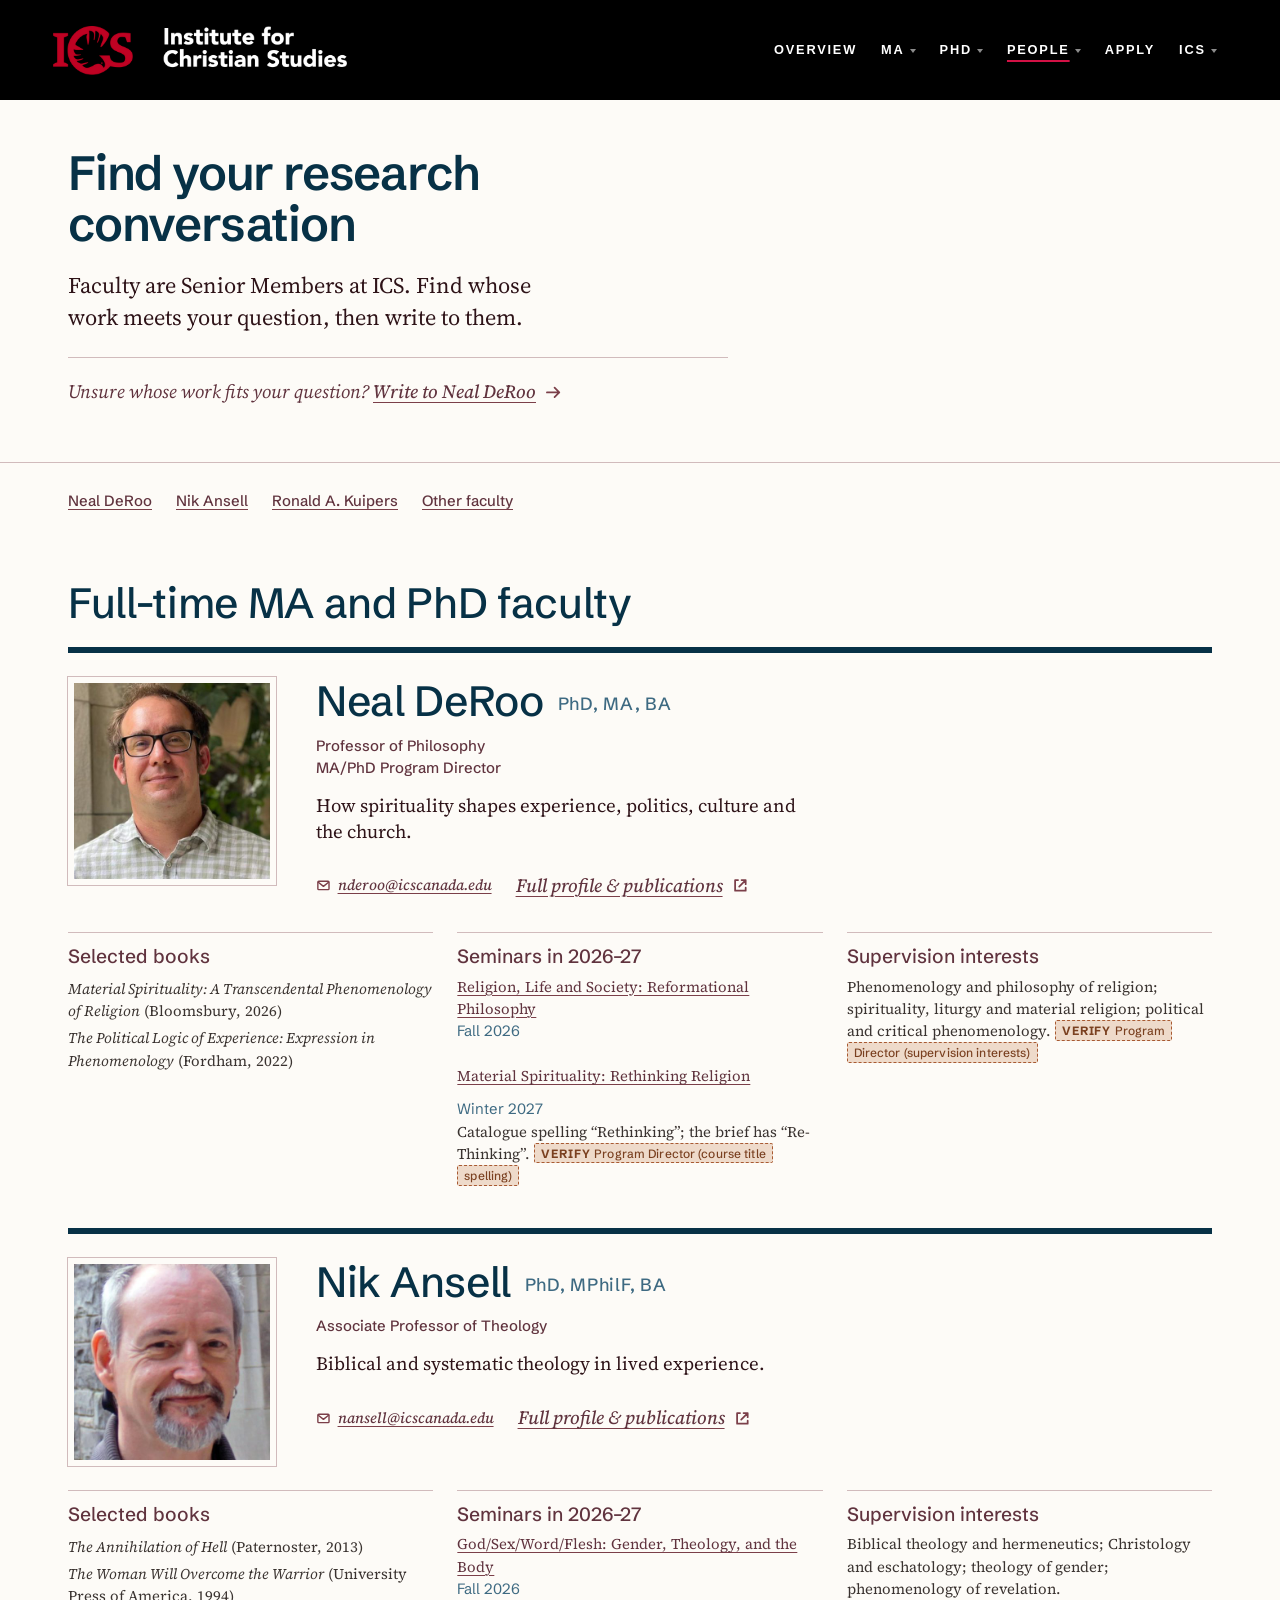
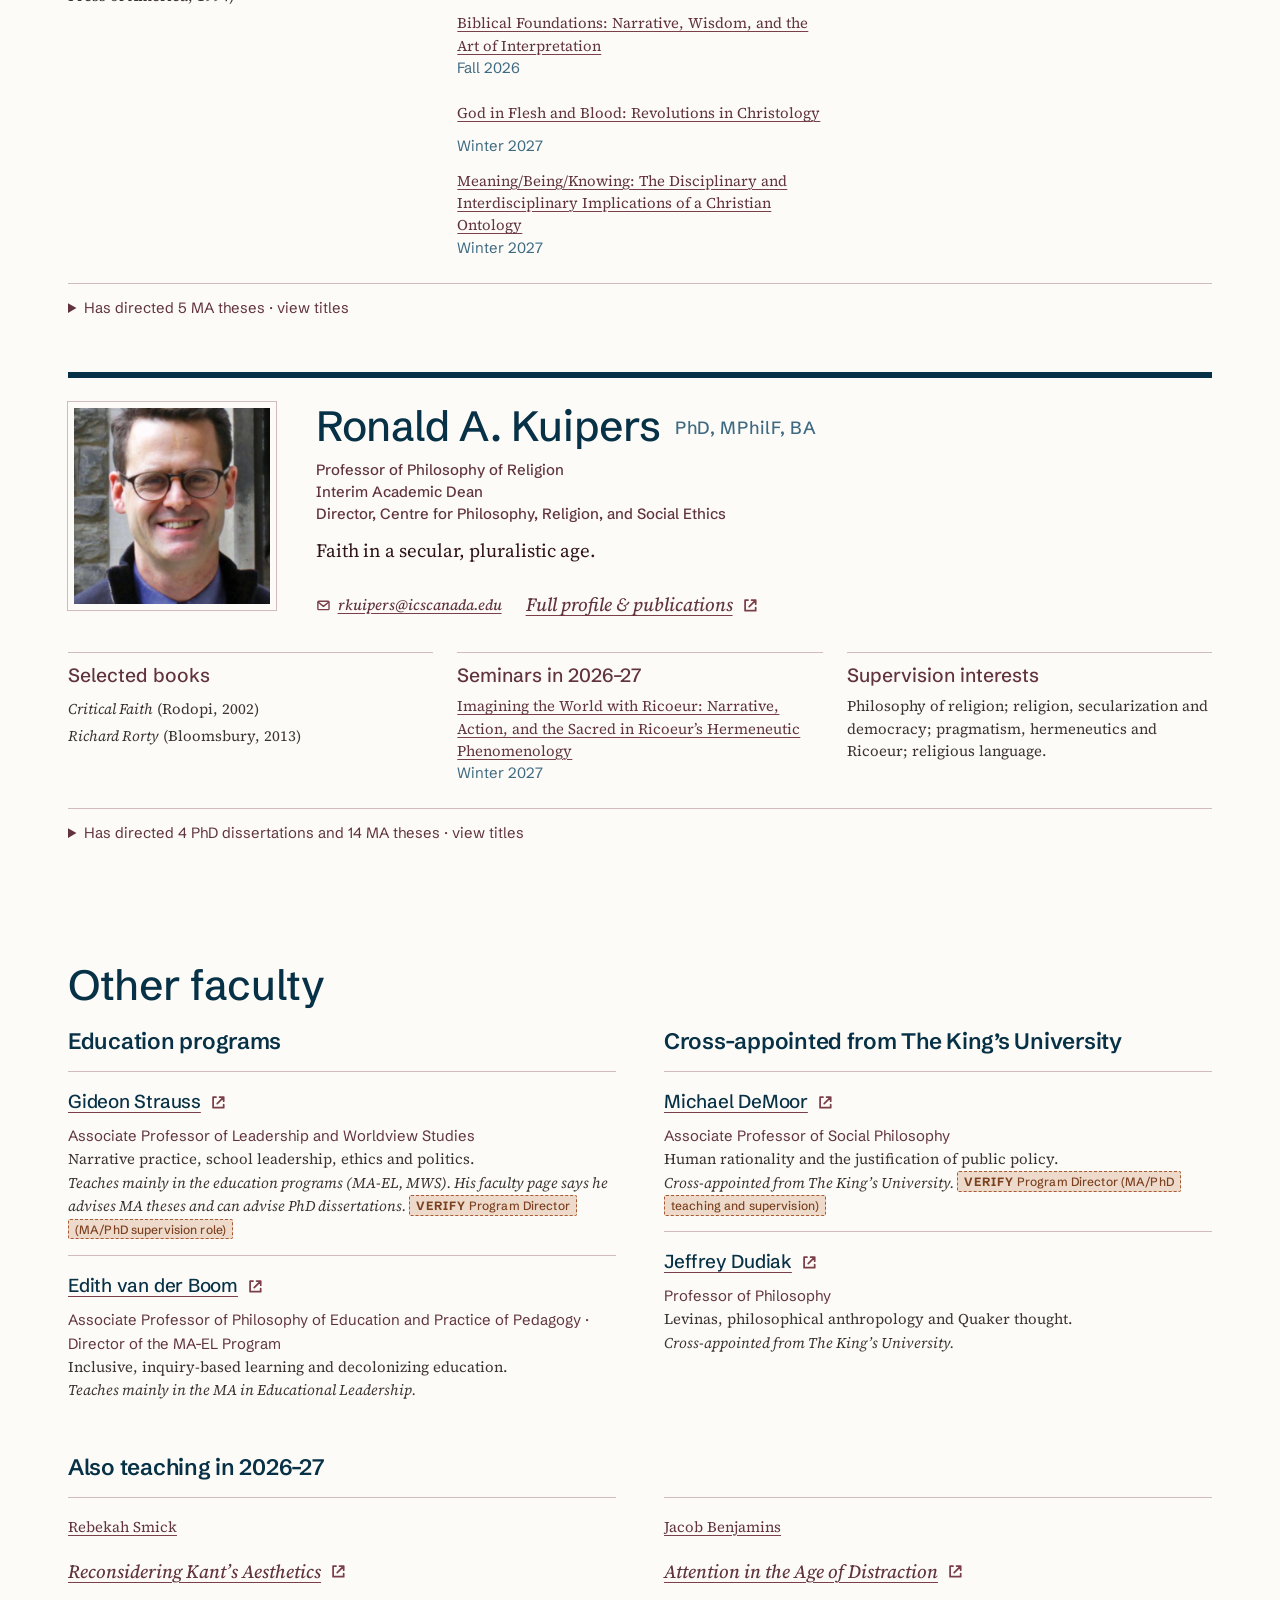
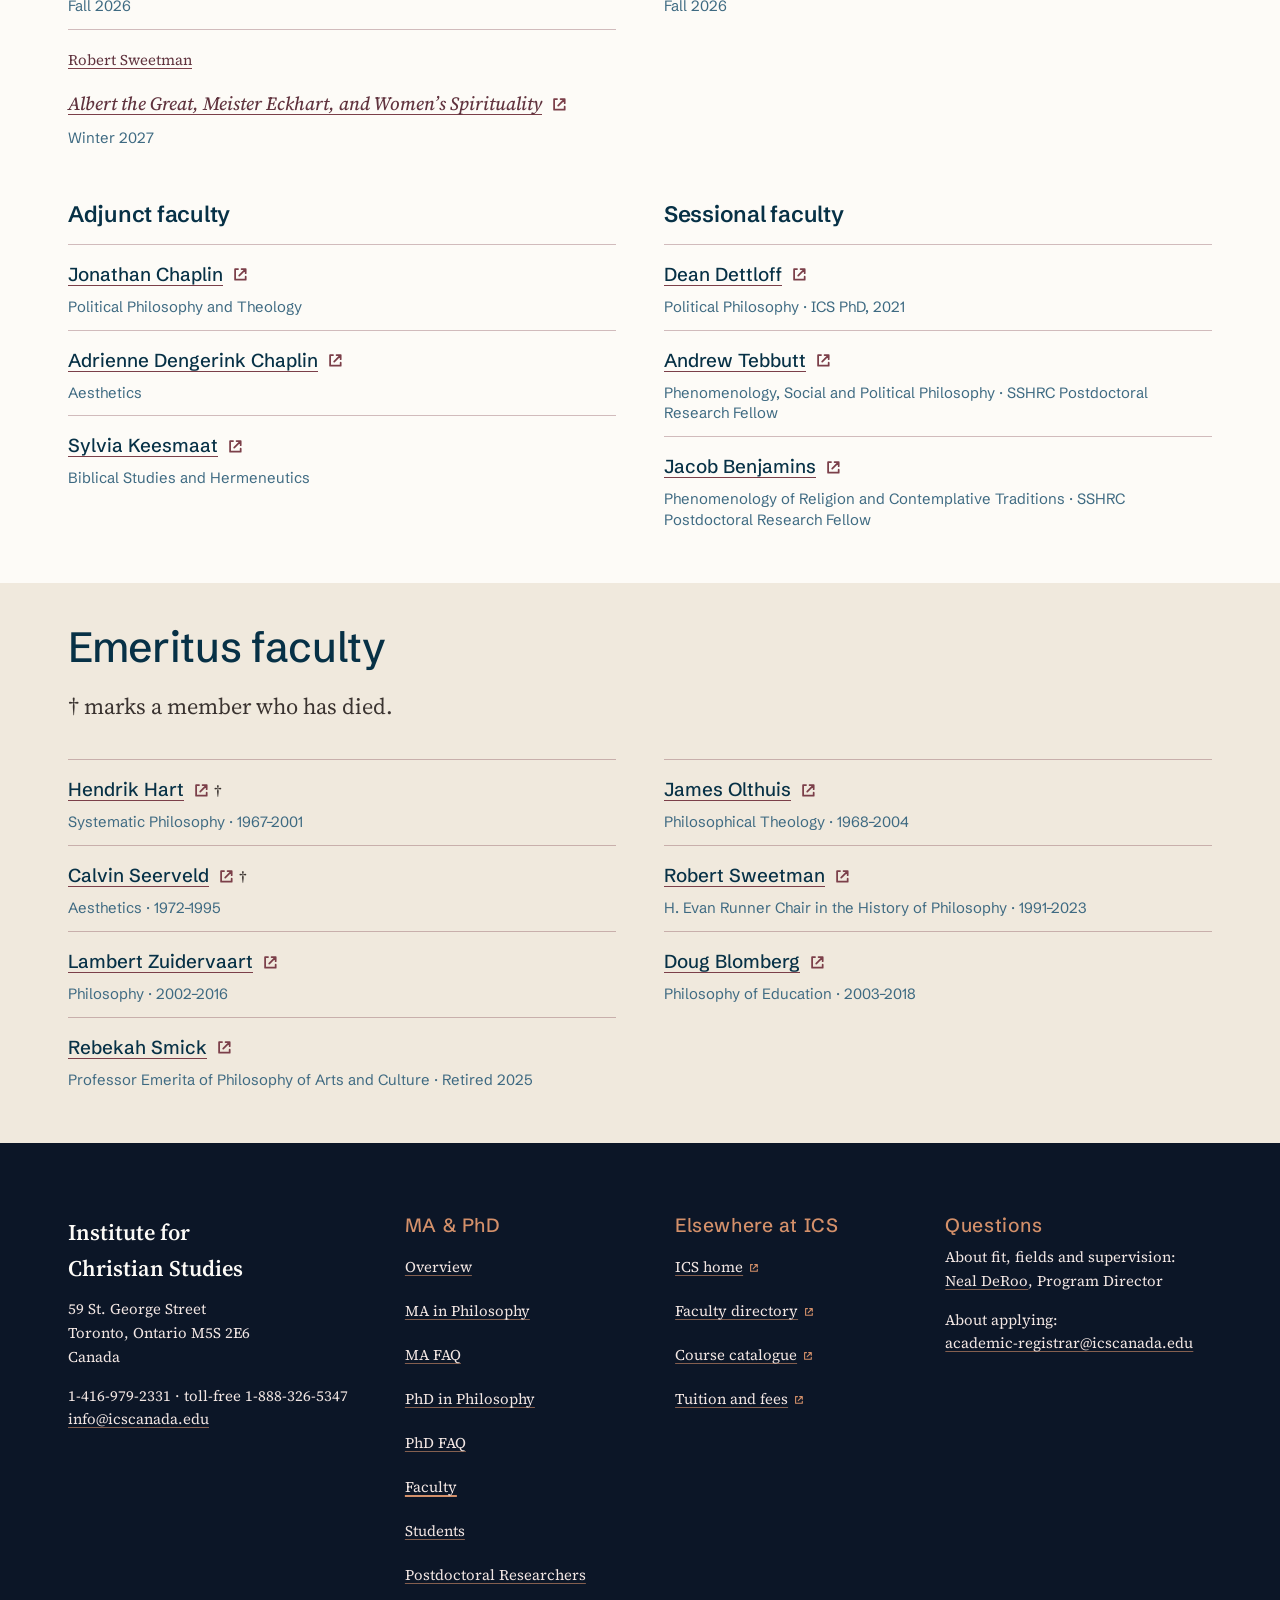
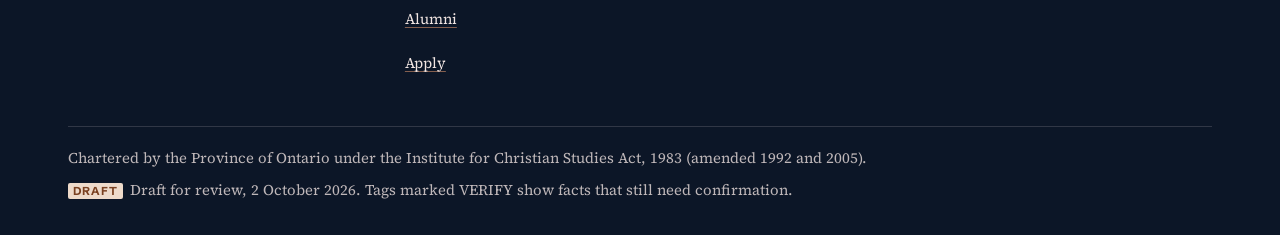
<file: docs/faculty/index.html>
<!doctype html>
<html lang="en-CA">
<head>
<meta charset="utf-8">
<meta name="viewport" content="width=device-width, initial-scale=1">
<title>Faculty | MA &amp; PhD at the Institute for Christian Studies</title>
<meta name="description" content="Find the ICS faculty member whose research meets your question: books, seminars, supervision interests and contact details.">
<meta name="robots" content="noindex">
<meta property="og:title" content="Faculty | MA &amp; PhD at the Institute for Christian Studies">
<meta property="og:description" content="Find the ICS faculty member whose research meets your question: books, seminars, supervision interests and contact details.">
<meta name="theme-color" content="#000000">
<link rel="icon" type="image/png" href="../assets/img/logos/ics-favicon.png">
<link rel="preload" href="../assets/fonts/schibsted-grotesk-normal-latin.woff2" as="font" type="font/woff2" crossorigin>
<link rel="preload" href="../assets/fonts/source-serif-4-normal-latin.woff2" as="font" type="font/woff2" crossorigin>
<link rel="stylesheet" href="../assets/site.css">
<script src="../assets/site.js" defer></script>
</head>
<body class="page-faculty is-draft">
<a class="skip-link" href="#main">Skip to content</a>
<header class="ics-header">
  <div class="ics-header__inner">
    <a class="ics-header__logo-link" href="https://www.icscanada.edu/" target="_blank" rel="noopener">
      <img class="ics-header__logo-img" src="../assets/img/logos/ics-logo-white-red.png"
           alt="Institute for Christian Studies" width="900" height="160">
    </a>

    <nav aria-label="Main navigation">
      <ul class="ics-nav">
        <li class="ics-nav__item">
          <a class="ics-nav__link" href="../">Overview</a>
        </li>
        <li class="ics-nav__item">
          <button class="ics-nav__link" aria-expanded="false" aria-haspopup="true">MA<span class="ics-nav__caret"></span></button>
          <div class="ics-dropdown">
            <a class="ics-dropdown__link" href="../ma/">MA Overview</a>
            <a class="ics-dropdown__link" href="../ma/faq/">MA FAQ</a>
          </div>
        </li>
        <li class="ics-nav__item">
          <button class="ics-nav__link" aria-expanded="false" aria-haspopup="true">PhD<span class="ics-nav__caret"></span></button>
          <div class="ics-dropdown">
            <a class="ics-dropdown__link" href="../phd/">PhD Overview</a>
            <a class="ics-dropdown__link" href="../phd/faq/">PhD FAQ</a>
          </div>
        </li>
        <li class="ics-nav__item ics-nav__item--active">
          <button class="ics-nav__link" aria-expanded="false" aria-haspopup="true">People<span class="ics-nav__caret"></span></button>
          <div class="ics-dropdown">
            <a class="ics-dropdown__link" href="./" aria-current="page">Faculty</a>
            <a class="ics-dropdown__link" href="../students/">Students</a>
            <a class="ics-dropdown__link" href="../postdocs/">Postdoctoral Researchers</a>
            <a class="ics-dropdown__link" href="../alumni/">Alumni</a>
          </div>
        </li>
        <li class="ics-nav__item">
          <a class="ics-nav__link" href="../apply/">Apply</a>
        </li>
        <li class="ics-nav__item">
          <button class="ics-nav__link" aria-expanded="false" aria-haspopup="true">ICS<span class="ics-nav__caret"></span></button>
          <div class="ics-dropdown">
            <a class="ics-dropdown__link" href="https://www.icscanada.edu/" target="_blank" rel="noopener">ICS Home</a>
            <a class="ics-dropdown__link" href="https://www.icscanada.edu/academics" target="_blank" rel="noopener">Programs</a>
            <a class="ics-dropdown__link" href="https://www.icscanada.edu/academics/courses-and-syllabi" target="_blank" rel="noopener">Courses &amp; Syllabi</a>
            <a class="ics-dropdown__link" href="https://www.icscanada.edu/admissions" target="_blank" rel="noopener">Admissions</a>
            <a class="ics-dropdown__link" href="https://www.icscanada.edu/research" target="_blank" rel="noopener">Research (CPRSE)</a>
            <a class="ics-dropdown__link" href="https://www.icscanada.edu/critical-faith-podcast" target="_blank" rel="noopener">Critical Faith Podcast</a>
          </div>
        </li>
      </ul>
    </nav>

    <button class="ics-burger" aria-label="Open menu" type="button">
      <span></span><span></span><span></span>
    </button>
  </div>
</header>

<div class="ics-mobile-menu" id="mobileMenu">
  <button class="ics-mobile-menu__close" aria-label="Close menu" type="button">&times;</button>
  <a class="ics-mobile-menu__link" href="../">Overview</a>
  <div class="ics-mobile-menu__group">
    <span class="ics-mobile-menu__link">MA</span>
    <div class="ics-mobile-menu__sub">
      <a href="../ma/">MA Overview</a>
      <a href="../ma/faq/">MA FAQ</a>
    </div>
  </div>
  <div class="ics-mobile-menu__group">
    <span class="ics-mobile-menu__link">PhD</span>
    <div class="ics-mobile-menu__sub">
      <a href="../phd/">PhD Overview</a>
      <a href="../phd/faq/">PhD FAQ</a>
    </div>
  </div>
  <div class="ics-mobile-menu__group">
    <span class="ics-mobile-menu__link">People</span>
    <div class="ics-mobile-menu__sub">
      <a class="is-current" href="./" aria-current="page">Faculty</a>
      <a href="../students/">Students</a>
      <a href="../postdocs/">Postdoctoral Researchers</a>
      <a href="../alumni/">Alumni</a>
    </div>
  </div>
  <a class="ics-mobile-menu__link" href="../apply/">Apply</a>
  <div class="ics-mobile-menu__group">
    <span class="ics-mobile-menu__link">ICS</span>
    <div class="ics-mobile-menu__sub">
      <a href="https://www.icscanada.edu/" target="_blank" rel="noopener">ICS Home</a>
      <a href="https://www.icscanada.edu/academics" target="_blank" rel="noopener">Programs</a>
      <a href="https://www.icscanada.edu/academics/courses-and-syllabi" target="_blank" rel="noopener">Courses &amp; Syllabi</a>
      <a href="https://www.icscanada.edu/admissions" target="_blank" rel="noopener">Admissions</a>
      <a href="https://www.icscanada.edu/research" target="_blank" rel="noopener">Research (CPRSE)</a>
      <a href="https://www.icscanada.edu/critical-faith-podcast" target="_blank" rel="noopener">Critical Faith Podcast</a>
    </div>
  </div>
</div>
<main id="main" tabindex="-1">

<header class="page-head page-head--faculty">
  <div class="wrap page-head__grid">
    <div class="page-head__text">
      <h1>Find your research conversation</h1>
      <p class="lead">Faculty are Senior Members at ICS. Find whose work meets your question, then write to them.</p>
      <p class="page-head__rubric">Unsure whose work fits your question? <a class="arrow-link" href="mailto:nderoo@icscanada.edu"><span>Write to Neal DeRoo</span><svg class="icon icon--arrow" viewBox="0 0 16 16" width="16" height="16" fill="none" stroke="currentColor" stroke-width="1.5" stroke-linecap="round" stroke-linejoin="round" aria-hidden="true" focusable="false"><path d="M2.5 8h10.5M9 4l4 4-4 4"/></svg></a></p>
    </div>
    
  </div>
</header>

<nav class="wrap jump" aria-label="Find a faculty member">
  <ul><li><a href="#neal-deroo">Neal DeRoo</a></li><li><a href="#nik-ansell">Nik Ansell</a></li><li><a href="#ronald-kuipers">Ronald A. Kuipers</a></li><li><a href="#other-title">Other faculty</a></li></ul>
</nav>

<section class="section section--senior" aria-labelledby="senior-title">
  <div class="wrap">
    <h2 id="senior-title" class="section__title"><span class="nw">Full-time</span> MA and PhD faculty</h2>
    
    <article class="member member--distilled" id="neal-deroo">
  <div class="member__portrait"><img class="portrait" src="../assets/img/portraits/neal-deroo.jpg" alt="Portrait of Neal DeRoo" width="480" height="480" loading="lazy" decoding="async"></div>
  <div class="member__id">
    <h3 class="member__name">Neal DeRoo <span class="member__degrees">PhD, MA, BA</span></h3>
    <p class="member__titles">Professor of Philosophy<br>MA/PhD Program Director</p>
    <p class="member__focus">How spirituality shapes experience, politics, culture and the church.</p>
    <p class="member__contact"><a class="icon-link" href="mailto:nderoo@icscanada.edu"><svg class="icon icon--mail" viewBox="0 0 16 16" width="16" height="16" fill="none" stroke="currentColor" stroke-width="1.5" stroke-linecap="round" stroke-linejoin="round" aria-hidden="true" focusable="false"><rect x="2" y="3.5" width="12" height="9" rx="1"/><path d="m2.5 4.5 5.5 4.5 5.5-4.5"/></svg><span>nderoo@icscanada.edu</span></a> <a class="arrow-link" href="https://faculty.icscanada.edu/neal-deroo/" target="_blank" rel="noopener"><span>Full profile & publications</span><svg class="icon icon--external" viewBox="0 0 16 16" width="16" height="16" fill="none" stroke="currentColor" stroke-width="1.5" stroke-linecap="round" stroke-linejoin="round" aria-hidden="true" focusable="false"><path d="M6 3.5H3.5v9h9V10M9 3.5h3.5V7M12.5 3.5 7 9"/></svg></a></p>
  </div>
  <div class="member__room">
    <section class="member__part">
      <h4>Selected books</h4>
      <ul class="books"><li><em>Material Spirituality: A Transcendental Phenomenology of Religion</em> (Bloomsbury, 2026)</li><li><em>The Political Logic of Experience: Expression in Phenomenology</em> (Fordham, 2022)</li></ul>
    </section>
    <section class="member__part">
      <h4>Seminars in 2026–27</h4>
      <ul class="faculty-seminars"><li><a href="https://courses.icscanada.edu/#course-1107ac-2107ac-f26-aa35b" target="_blank" rel="noopener">Religion, Life and Society: Reformational Philosophy</a><span class="faculty-seminars__term">Fall 2026</span></li><li><a href="https://courses.icscanada.edu/#course-223001-w27-322e6" target="_blank" rel="noopener">Material Spirituality: Rethinking Religion</a><span class="faculty-seminars__term">Winter 2027</span><p>Catalogue spelling “Rethinking”; the brief has “Re-Thinking”. <span class="verify"><span class="verify__tag">VERIFY</span> <span class="verify__who">Program Director (course title spelling)</span></span></p></li></ul>
    </section>
    <section class="member__part"><h4>Supervision interests</h4><p>Phenomenology and philosophy of religion; spirituality, liturgy and material religion; political and critical phenomenology. <span class="verify"><span class="verify__tag">VERIFY</span> <span class="verify__who">Program Director (supervision interests)</span></span></p></section>
    
  </div>
</article>
<article class="member member--distilled" id="nik-ansell">
  <div class="member__portrait"><img class="portrait" src="../assets/img/portraits/nik-ansell.jpg" alt="Portrait of Nik Ansell" width="480" height="480" loading="lazy" decoding="async"></div>
  <div class="member__id">
    <h3 class="member__name">Nik Ansell <span class="member__degrees">PhD, MPhilF, BA</span></h3>
    <p class="member__titles">Associate Professor of Theology</p>
    <p class="member__focus">Biblical and systematic theology in lived experience.</p>
    <p class="member__contact"><a class="icon-link" href="mailto:nansell@icscanada.edu"><svg class="icon icon--mail" viewBox="0 0 16 16" width="16" height="16" fill="none" stroke="currentColor" stroke-width="1.5" stroke-linecap="round" stroke-linejoin="round" aria-hidden="true" focusable="false"><rect x="2" y="3.5" width="12" height="9" rx="1"/><path d="m2.5 4.5 5.5 4.5 5.5-4.5"/></svg><span>nansell@icscanada.edu</span></a> <a class="arrow-link" href="https://faculty.icscanada.edu/nansell/" target="_blank" rel="noopener"><span>Full profile & publications</span><svg class="icon icon--external" viewBox="0 0 16 16" width="16" height="16" fill="none" stroke="currentColor" stroke-width="1.5" stroke-linecap="round" stroke-linejoin="round" aria-hidden="true" focusable="false"><path d="M6 3.5H3.5v9h9V10M9 3.5h3.5V7M12.5 3.5 7 9"/></svg></a></p>
  </div>
  <div class="member__room">
    <section class="member__part">
      <h4>Selected books</h4>
      <ul class="books"><li><em>The Annihilation of Hell</em> (Paternoster, 2013)</li><li><em>The Woman Will Overcome the Warrior</em> (University Press of America, 1994)</li></ul>
    </section>
    <section class="member__part">
      <h4>Seminars in 2026–27</h4>
      <ul class="faculty-seminars"><li><a href="https://courses.icscanada.edu/#course-god-sex-word-flesh-gender-theo-58266" target="_blank" rel="noopener">God/Sex/Word/Flesh: Gender, Theology, and the Body</a><span class="faculty-seminars__term">Fall 2026</span></li><li><a href="https://courses.icscanada.edu/#course-1108ac-2108ac-f26-53408" target="_blank" rel="noopener">Biblical Foundations: Narrative, Wisdom, and the Art of Interpretation</a><span class="faculty-seminars__term">Fall 2026</span></li><li><a href="https://courses.icscanada.edu/#course-240811-w27-33cf2" target="_blank" rel="noopener">God in Flesh and Blood: Revolutions in Christology</a><span class="faculty-seminars__term">Winter 2027</span></li><li><a href="https://courses.icscanada.edu/#course-2105ac-w27-be0ac" target="_blank" rel="noopener">Meaning/Being/Knowing: The Disciplinary and Interdisciplinary Implications of a Christian Ontology</a><span class="faculty-seminars__term">Winter 2027</span></li></ul>
    </section>
    <section class="member__part"><h4>Supervision interests</h4><p>Biblical theology and hermeneutics; Christology and eschatology; theology of gender; phenomenology of revelation.</p></section>
    <details class="member__theses"><summary>Has directed 5 MA theses · view titles</summary><ul class="theses"><li>Jeffrey Hocking, “Freedom Un/limited: A Sympathetic Critique of Libertarian Freedom in the Open Theism of Clark Pinnock,” 2008</li><li>Daniel Jesse, “Theologizing In Vain: A Dialogue with Ellul between Truth and Reality,” 2008</li><li>Stuart Basden, “From Ground To Ocean: Robinson and Keller at the Beginnings of Divinity,” 2007</li><li>Branson Parler, “The Politics of Jesus and the Power of Creation,” 2005</li><li>Tom Atfield, “Reading ‘The Brothers Karamazov’ in Burundi,” 2005</li></ul></details>
  </div>
</article>
<article class="member member--distilled" id="ronald-kuipers">
  <div class="member__portrait"><img class="portrait" src="../assets/img/portraits/ronald-kuipers.jpg" alt="Portrait of Ronald A. Kuipers" width="480" height="480" loading="lazy" decoding="async"></div>
  <div class="member__id">
    <h3 class="member__name">Ronald A. Kuipers <span class="member__degrees">PhD, MPhilF, BA</span></h3>
    <p class="member__titles">Professor of Philosophy of Religion<br>Interim Academic Dean<br>Director, Centre for Philosophy, Religion, and Social Ethics</p>
    <p class="member__focus">Faith in a secular, pluralistic age.</p>
    <p class="member__contact"><a class="icon-link" href="mailto:rkuipers@icscanada.edu"><svg class="icon icon--mail" viewBox="0 0 16 16" width="16" height="16" fill="none" stroke="currentColor" stroke-width="1.5" stroke-linecap="round" stroke-linejoin="round" aria-hidden="true" focusable="false"><rect x="2" y="3.5" width="12" height="9" rx="1"/><path d="m2.5 4.5 5.5 4.5 5.5-4.5"/></svg><span>rkuipers@icscanada.edu</span></a> <a class="arrow-link" href="https://faculty.icscanada.edu/rkuipers/" target="_blank" rel="noopener"><span>Full profile & publications</span><svg class="icon icon--external" viewBox="0 0 16 16" width="16" height="16" fill="none" stroke="currentColor" stroke-width="1.5" stroke-linecap="round" stroke-linejoin="round" aria-hidden="true" focusable="false"><path d="M6 3.5H3.5v9h9V10M9 3.5h3.5V7M12.5 3.5 7 9"/></svg></a></p>
  </div>
  <div class="member__room">
    <section class="member__part">
      <h4>Selected books</h4>
      <ul class="books"><li><em>Critical Faith</em> (Rodopi, 2002)</li><li><em>Richard Rorty</em> (Bloomsbury, 2013)</li></ul>
    </section>
    <section class="member__part">
      <h4>Seminars in 2026–27</h4>
      <ul class="faculty-seminars"><li><a href="https://courses.icscanada.edu/#course-imagining-the-world-with-ricoeur-525af" target="_blank" rel="noopener">Imagining the World with Ricoeur: Narrative, Action, and the Sacred in Ricoeur’s Hermeneutic Phenomenology</a><span class="faculty-seminars__term">Winter 2027</span></li></ul>
    </section>
    <section class="member__part"><h4>Supervision interests</h4><p>Philosophy of religion; religion, secularization and democracy; pragmatism, hermeneutics and Ricoeur; religious language.</p></section>
    <details class="member__theses"><summary>Has directed 4 PhD dissertations and 14 MA theses · view titles</summary><ul class="theses"><li>PhD: Dean Christopher Dettloff, <em>Christwreck: An Accidentology of Christianity</em>, 2021</li><li>PhD: Benjamin Joseph Shank, <em>Resounding Empathy: A Critical Exploration of Ricoeur’s Theory of Discourse</em>, 2020</li><li>PhD: Joseph Morrill Kirby, <em>Moral Ontology in the Age of Science</em>, 2018</li><li>PhD: Daniel Mullin, <em>Democracy without Secularism: A Pragmatist Critique of Habermas</em>, 2012</li><li>MA: Kiegan David Irish, <em>No One is Superfluous: A Critical Retrieval of Hannah Arendt’s Concept of Natality</em>, 2019</li><li>MA: Héctor Acero Ferrer, <em>Liberating Tradition: Liberation Theology through the Lens of Paul Ricoeur’s Hermeneutics</em>, 2017</li><li>MA: Andrew Tebbutt, <em>Action, Love, and the World: The Political Relevance of Christian Charity</em>, 2013</li></ul><p class="member__more">and eleven more MA theses since 2007, listed on his faculty page.</p></details>
  </div>
</article>
  </div>
</section>

<section class="section section--directory" aria-labelledby="other-title">
  <div class="wrap">
    <h2 id="other-title" class="section__title">Other faculty</h2>
    
    
<div class="faculty-directory">
  <section aria-labelledby="education-title"><h3 id="education-title">Education programs</h3><ul class="faculty-rows"><li class="faculty-row" id="gideon-strauss">
    <h4><a class="arrow-link" href="https://faculty.icscanada.edu/gstrauss/" target="_blank" rel="noopener"><span>Gideon Strauss</span><svg class="icon icon--external" viewBox="0 0 16 16" width="16" height="16" fill="none" stroke="currentColor" stroke-width="1.5" stroke-linecap="round" stroke-linejoin="round" aria-hidden="true" focusable="false"><path d="M6 3.5H3.5v9h9V10M9 3.5h3.5V7M12.5 3.5 7 9"/></svg></a></h4>
    <p class="faculty-row__title">Associate Professor of Leadership and Worldview Studies</p>
    <p>Narrative practice, school leadership, ethics and politics.</p>
    <p class="faculty-row__role">Teaches mainly in the education programs (MA-EL, MWS). His faculty page says he advises MA theses and can advise PhD dissertations. <span class="verify"><span class="verify__tag">VERIFY</span> <span class="verify__who">Program Director (MA/PhD supervision role)</span></span></p>
  </li><li class="faculty-row" id="edith-van-der-boom">
    <h4><a class="arrow-link" href="https://faculty.icscanada.edu/evanderboom/" target="_blank" rel="noopener"><span>Edith van der Boom</span><svg class="icon icon--external" viewBox="0 0 16 16" width="16" height="16" fill="none" stroke="currentColor" stroke-width="1.5" stroke-linecap="round" stroke-linejoin="round" aria-hidden="true" focusable="false"><path d="M6 3.5H3.5v9h9V10M9 3.5h3.5V7M12.5 3.5 7 9"/></svg></a></h4>
    <p class="faculty-row__title">Associate Professor of Philosophy of Education and Practice of Pedagogy · Director of the MA-EL Program</p>
    <p>Inclusive, inquiry-based learning and decolonizing education.</p>
    <p class="faculty-row__role">Teaches mainly in the MA in Educational Leadership.</p>
  </li></ul></section>
  <section aria-labelledby="cross-title"><h3 id="cross-title">Cross-appointed from The King’s University</h3><ul class="faculty-rows"><li class="faculty-row" id="michael-demoor">
    <h4><a class="arrow-link" href="https://www.kingsu.ca/about-us/staff-directory/contact_id/3627" target="_blank" rel="noopener"><span>Michael DeMoor</span><svg class="icon icon--external" viewBox="0 0 16 16" width="16" height="16" fill="none" stroke="currentColor" stroke-width="1.5" stroke-linecap="round" stroke-linejoin="round" aria-hidden="true" focusable="false"><path d="M6 3.5H3.5v9h9V10M9 3.5h3.5V7M12.5 3.5 7 9"/></svg></a></h4>
    <p class="faculty-row__title">Associate Professor of Social Philosophy</p>
    <p>Human rationality and the justification of public policy.</p>
    <p class="faculty-row__role">Cross-appointed from The King’s University. <span class="verify"><span class="verify__tag">VERIFY</span> <span class="verify__who">Program Director (MA/PhD teaching and supervision)</span></span></p>
  </li><li class="faculty-row" id="jeffrey-dudiak">
    <h4><a class="arrow-link" href="https://www.kingsu.ca/about-us/staff-directory/contact_id/3625" target="_blank" rel="noopener"><span>Jeffrey Dudiak</span><svg class="icon icon--external" viewBox="0 0 16 16" width="16" height="16" fill="none" stroke="currentColor" stroke-width="1.5" stroke-linecap="round" stroke-linejoin="round" aria-hidden="true" focusable="false"><path d="M6 3.5H3.5v9h9V10M9 3.5h3.5V7M12.5 3.5 7 9"/></svg></a></h4>
    <p class="faculty-row__title">Professor of Philosophy</p>
    <p>Levinas, philosophical anthropology and Quaker thought.</p>
    <p class="faculty-row__role">Cross-appointed from The King’s University.</p>
  </li></ul></section>
  <section class="faculty-directory__teaching" aria-labelledby="also-title"><h3 id="also-title">Also teaching in 2026–27</h3><ul class="faculty-rows"><li class="faculty-row"><p><a href="#rebekah-smick">Rebekah Smick</a></p><p><a class="arrow-link" href="https://courses.icscanada.edu/#course-120107-220107-f26-65aeb" target="_blank" rel="noopener"><span>Reconsidering Kant’s Aesthetics</span><svg class="icon icon--external" viewBox="0 0 16 16" width="16" height="16" fill="none" stroke="currentColor" stroke-width="1.5" stroke-linecap="round" stroke-linejoin="round" aria-hidden="true" focusable="false"><path d="M6 3.5H3.5v9h9V10M9 3.5h3.5V7M12.5 3.5 7 9"/></svg></a> <span class="faculty-seminars__term">Fall 2026</span></p></li><li class="faculty-row"><p><a href="#jacob-benjamins">Jacob Benjamins</a></p><p><a class="arrow-link" href="https://courses.icscanada.edu/#course-223501-f26-b1ef0" target="_blank" rel="noopener"><span>Attention in the Age of Distraction</span><svg class="icon icon--external" viewBox="0 0 16 16" width="16" height="16" fill="none" stroke="currentColor" stroke-width="1.5" stroke-linecap="round" stroke-linejoin="round" aria-hidden="true" focusable="false"><path d="M6 3.5H3.5v9h9V10M9 3.5h3.5V7M12.5 3.5 7 9"/></svg></a> <span class="faculty-seminars__term">Fall 2026</span></p></li><li class="faculty-row"><p><a href="#robert-sweetman">Robert Sweetman</a></p><p><a class="arrow-link" href="https://courses.icscanada.edu/#course-albert-the-great-meister-eckhar-1ae3e" target="_blank" rel="noopener"><span>Albert the Great, Meister Eckhart, and Women’s Spirituality</span><svg class="icon icon--external" viewBox="0 0 16 16" width="16" height="16" fill="none" stroke="currentColor" stroke-width="1.5" stroke-linecap="round" stroke-linejoin="round" aria-hidden="true" focusable="false"><path d="M6 3.5H3.5v9h9V10M9 3.5h3.5V7M12.5 3.5 7 9"/></svg></a> <span class="faculty-seminars__term">Winter 2027</span></p></li></ul></section>
  <section aria-labelledby="adjunct-title"><h3 id="adjunct-title">Adjunct faculty</h3><ul class="faculty-rows"><li class="faculty-row" id="jonathan-chaplin">
    <p class="roll__name"><a class="arrow-link" href="https://faculty.icscanada.edu/jchaplin/" target="_blank" rel="noopener"><span>Jonathan Chaplin</span><svg class="icon icon--external" viewBox="0 0 16 16" width="16" height="16" fill="none" stroke="currentColor" stroke-width="1.5" stroke-linecap="round" stroke-linejoin="round" aria-hidden="true" focusable="false"><path d="M6 3.5H3.5v9h9V10M9 3.5h3.5V7M12.5 3.5 7 9"/></svg></a></p>
    <p class="roll__meta">Political Philosophy and Theology</p>
  </li><li class="faculty-row" id="adrienne-dengerink-chaplin">
    <p class="roll__name"><a class="arrow-link" href="https://faculty.icscanada.edu/adengerinkchaplin/" target="_blank" rel="noopener"><span>Adrienne Dengerink Chaplin</span><svg class="icon icon--external" viewBox="0 0 16 16" width="16" height="16" fill="none" stroke="currentColor" stroke-width="1.5" stroke-linecap="round" stroke-linejoin="round" aria-hidden="true" focusable="false"><path d="M6 3.5H3.5v9h9V10M9 3.5h3.5V7M12.5 3.5 7 9"/></svg></a></p>
    <p class="roll__meta">Aesthetics</p>
  </li><li class="faculty-row" id="sylvia-keesmaat">
    <p class="roll__name"><a class="arrow-link" href="https://faculty.icscanada.edu/skeesmaat/" target="_blank" rel="noopener"><span>Sylvia Keesmaat</span><svg class="icon icon--external" viewBox="0 0 16 16" width="16" height="16" fill="none" stroke="currentColor" stroke-width="1.5" stroke-linecap="round" stroke-linejoin="round" aria-hidden="true" focusable="false"><path d="M6 3.5H3.5v9h9V10M9 3.5h3.5V7M12.5 3.5 7 9"/></svg></a></p>
    <p class="roll__meta">Biblical Studies and Hermeneutics</p>
  </li></ul></section>
  <section aria-labelledby="sessional-title"><h3 id="sessional-title">Sessional faculty</h3><ul class="faculty-rows"><li class="faculty-row" id="dean-dettloff">
    <p class="roll__name"><a class="arrow-link" href="https://faculty.icscanada.edu/dean-dettloff/" target="_blank" rel="noopener"><span>Dean Dettloff</span><svg class="icon icon--external" viewBox="0 0 16 16" width="16" height="16" fill="none" stroke="currentColor" stroke-width="1.5" stroke-linecap="round" stroke-linejoin="round" aria-hidden="true" focusable="false"><path d="M6 3.5H3.5v9h9V10M9 3.5h3.5V7M12.5 3.5 7 9"/></svg></a></p>
    <p class="roll__meta">Political Philosophy · ICS PhD, 2021</p>
  </li><li class="faculty-row" id="andrew-tebbutt">
    <p class="roll__name"><a class="arrow-link" href="https://faculty.icscanada.edu/andrew-tebbutt/" target="_blank" rel="noopener"><span>Andrew Tebbutt</span><svg class="icon icon--external" viewBox="0 0 16 16" width="16" height="16" fill="none" stroke="currentColor" stroke-width="1.5" stroke-linecap="round" stroke-linejoin="round" aria-hidden="true" focusable="false"><path d="M6 3.5H3.5v9h9V10M9 3.5h3.5V7M12.5 3.5 7 9"/></svg></a></p>
    <p class="roll__meta">Phenomenology, Social and Political Philosophy · SSHRC Postdoctoral Research Fellow</p>
  </li><li class="faculty-row" id="jacob-benjamins">
    <p class="roll__name"><a class="arrow-link" href="https://faculty.icscanada.edu/jacob-benjamins/" target="_blank" rel="noopener"><span>Jacob Benjamins</span><svg class="icon icon--external" viewBox="0 0 16 16" width="16" height="16" fill="none" stroke="currentColor" stroke-width="1.5" stroke-linecap="round" stroke-linejoin="round" aria-hidden="true" focusable="false"><path d="M6 3.5H3.5v9h9V10M9 3.5h3.5V7M12.5 3.5 7 9"/></svg></a></p>
    <p class="roll__meta">Phenomenology of Religion and Contemplative Traditions · SSHRC Postdoctoral Research Fellow</p>
  </li></ul></section>
</div>
  </div>
</section>

<section class="section section--emeriti" aria-labelledby="emeriti-title">
  <div class="wrap">
    <h2 id="emeriti-title" class="section__title">Emeritus faculty</h2>
    <p class="section__lead">† marks a member who has died.</p>
    <ul class="faculty-rows faculty-rows--emeriti"><li class="faculty-row" id="hendrik-hart">
    <p class="roll__name"><a class="arrow-link" href="https://faculty.icscanada.edu/hhart/" target="_blank" rel="noopener"><span>Hendrik Hart</span><svg class="icon icon--external" viewBox="0 0 16 16" width="16" height="16" fill="none" stroke="currentColor" stroke-width="1.5" stroke-linecap="round" stroke-linejoin="round" aria-hidden="true" focusable="false"><path d="M6 3.5H3.5v9h9V10M9 3.5h3.5V7M12.5 3.5 7 9"/></svg></a> <span aria-label="deceased">†</span></p>
    <p class="roll__meta">Systematic Philosophy · 1967–2001</p>
  </li><li class="faculty-row" id="james-olthuis">
    <p class="roll__name"><a class="arrow-link" href="https://faculty.icscanada.edu/jolthuis/" target="_blank" rel="noopener"><span>James Olthuis</span><svg class="icon icon--external" viewBox="0 0 16 16" width="16" height="16" fill="none" stroke="currentColor" stroke-width="1.5" stroke-linecap="round" stroke-linejoin="round" aria-hidden="true" focusable="false"><path d="M6 3.5H3.5v9h9V10M9 3.5h3.5V7M12.5 3.5 7 9"/></svg></a></p>
    <p class="roll__meta">Philosophical Theology · 1968–2004</p>
  </li><li class="faculty-row" id="calvin-seerveld">
    <p class="roll__name"><a class="arrow-link" href="https://faculty.icscanada.edu/cseerveld/" target="_blank" rel="noopener"><span>Calvin Seerveld</span><svg class="icon icon--external" viewBox="0 0 16 16" width="16" height="16" fill="none" stroke="currentColor" stroke-width="1.5" stroke-linecap="round" stroke-linejoin="round" aria-hidden="true" focusable="false"><path d="M6 3.5H3.5v9h9V10M9 3.5h3.5V7M12.5 3.5 7 9"/></svg></a> <span aria-label="deceased">†</span></p>
    <p class="roll__meta">Aesthetics · 1972–1995</p>
  </li><li class="faculty-row" id="robert-sweetman">
    <p class="roll__name"><a class="arrow-link" href="https://faculty.icscanada.edu/bsweetman/" target="_blank" rel="noopener"><span>Robert Sweetman</span><svg class="icon icon--external" viewBox="0 0 16 16" width="16" height="16" fill="none" stroke="currentColor" stroke-width="1.5" stroke-linecap="round" stroke-linejoin="round" aria-hidden="true" focusable="false"><path d="M6 3.5H3.5v9h9V10M9 3.5h3.5V7M12.5 3.5 7 9"/></svg></a></p>
    <p class="roll__meta">H. Evan Runner Chair in the History of Philosophy · 1991–2023</p>
  </li><li class="faculty-row" id="lambert-zuidervaart">
    <p class="roll__name"><a class="arrow-link" href="https://faculty.icscanada.edu/lzuidervaart/" target="_blank" rel="noopener"><span>Lambert Zuidervaart</span><svg class="icon icon--external" viewBox="0 0 16 16" width="16" height="16" fill="none" stroke="currentColor" stroke-width="1.5" stroke-linecap="round" stroke-linejoin="round" aria-hidden="true" focusable="false"><path d="M6 3.5H3.5v9h9V10M9 3.5h3.5V7M12.5 3.5 7 9"/></svg></a></p>
    <p class="roll__meta">Philosophy · 2002–2016</p>
  </li><li class="faculty-row" id="doug-blomberg">
    <p class="roll__name"><a class="arrow-link" href="https://faculty.icscanada.edu/dblomberg/" target="_blank" rel="noopener"><span>Doug Blomberg</span><svg class="icon icon--external" viewBox="0 0 16 16" width="16" height="16" fill="none" stroke="currentColor" stroke-width="1.5" stroke-linecap="round" stroke-linejoin="round" aria-hidden="true" focusable="false"><path d="M6 3.5H3.5v9h9V10M9 3.5h3.5V7M12.5 3.5 7 9"/></svg></a></p>
    <p class="roll__meta">Philosophy of Education · 2003–2018</p>
  </li><li class="faculty-row" id="rebekah-smick">
    <p class="roll__name"><a class="arrow-link" href="https://faculty.icscanada.edu/rsmick/" target="_blank" rel="noopener"><span>Rebekah Smick</span><svg class="icon icon--external" viewBox="0 0 16 16" width="16" height="16" fill="none" stroke="currentColor" stroke-width="1.5" stroke-linecap="round" stroke-linejoin="round" aria-hidden="true" focusable="false"><path d="M6 3.5H3.5v9h9V10M9 3.5h3.5V7M12.5 3.5 7 9"/></svg></a></p>
    <p class="roll__meta">Professor Emerita of Philosophy of Arts and Culture · Retired 2025</p>
  </li></ul>
  </div>
</section>
</main>
<footer class="site-footer" id="site-links">
  <div class="wrap site-footer__grid">
    <div class="site-footer__about">
      <p class="site-footer__name">Institute for Christian Studies</p>
      <p>59 St. George Street<br>Toronto, Ontario M5S 2E6<br>Canada</p>
      <p>1-416-979-2331 &middot; toll-free 1-888-326-5347<br><a href="mailto:info@icscanada.edu">info@icscanada.edu</a></p>
    </div>
    <nav class="site-footer__nav" aria-label="MA and PhD pages">
      <h2 class="site-footer__heading">MA &amp; PhD</h2>
      <ul><li><a href="../">Overview</a></li><li><a href="../ma/">MA in Philosophy</a></li><li><a href="../ma/faq/">MA FAQ</a></li><li><a href="../phd/">PhD in Philosophy</a></li><li><a href="../phd/faq/">PhD FAQ</a></li><li><a href="./" aria-current="page">Faculty</a></li><li><a href="../students/">Students</a></li><li><a href="../postdocs/">Postdoctoral Researchers</a></li><li><a href="../alumni/">Alumni</a></li><li><a href="../apply/">Apply</a></li></ul>
    </nav>
    <nav class="site-footer__nav" aria-label="Elsewhere at ICS">
      <h2 class="site-footer__heading">Elsewhere at ICS</h2>
      <ul><li><a href="https://www.icscanada.edu/" target="_blank" rel="noopener">ICS home<svg class="icon icon--external" viewBox="0 0 16 16" width="16" height="16" fill="none" stroke="currentColor" stroke-width="1.5" stroke-linecap="round" stroke-linejoin="round" aria-hidden="true" focusable="false"><path d="M6 3.5H3.5v9h9V10M9 3.5h3.5V7M12.5 3.5 7 9"/></svg></a></li><li><a href="https://faculty.icscanada.edu/" target="_blank" rel="noopener">Faculty directory<svg class="icon icon--external" viewBox="0 0 16 16" width="16" height="16" fill="none" stroke="currentColor" stroke-width="1.5" stroke-linecap="round" stroke-linejoin="round" aria-hidden="true" focusable="false"><path d="M6 3.5H3.5v9h9V10M9 3.5h3.5V7M12.5 3.5 7 9"/></svg></a></li><li><a href="https://courses.icscanada.edu/" target="_blank" rel="noopener">Course catalogue<svg class="icon icon--external" viewBox="0 0 16 16" width="16" height="16" fill="none" stroke="currentColor" stroke-width="1.5" stroke-linecap="round" stroke-linejoin="round" aria-hidden="true" focusable="false"><path d="M6 3.5H3.5v9h9V10M9 3.5h3.5V7M12.5 3.5 7 9"/></svg></a></li><li><a href="https://www.icscanada.edu/admissions/tuition-fees" target="_blank" rel="noopener">Tuition and fees<svg class="icon icon--external" viewBox="0 0 16 16" width="16" height="16" fill="none" stroke="currentColor" stroke-width="1.5" stroke-linecap="round" stroke-linejoin="round" aria-hidden="true" focusable="false"><path d="M6 3.5H3.5v9h9V10M9 3.5h3.5V7M12.5 3.5 7 9"/></svg></a></li></ul>
    </nav>
    <div class="site-footer__contact">
      <h2 class="site-footer__heading">Questions</h2>
      <p>About fit, fields and supervision:<br><a href="mailto:nderoo@icscanada.edu">Neal DeRoo</a>, Program Director</p>
      <p>About applying:<br><a href="mailto:academic-registrar@icscanada.edu">academic-registrar@icscanada.edu</a></p>
    </div>
  </div>
  <div class="wrap site-footer__legal">
    <p>Chartered by the Province of Ontario under the Institute for Christian Studies Act, 1983 (amended 1992 and 2005).</p>
    <p class="site-footer__draft"><span class="verify__tag">DRAFT</span> Draft for review, 2 October 2026. Tags marked VERIFY show facts that still need confirmation.</p>
  </div>
</footer>
</body>
</html>
</file>
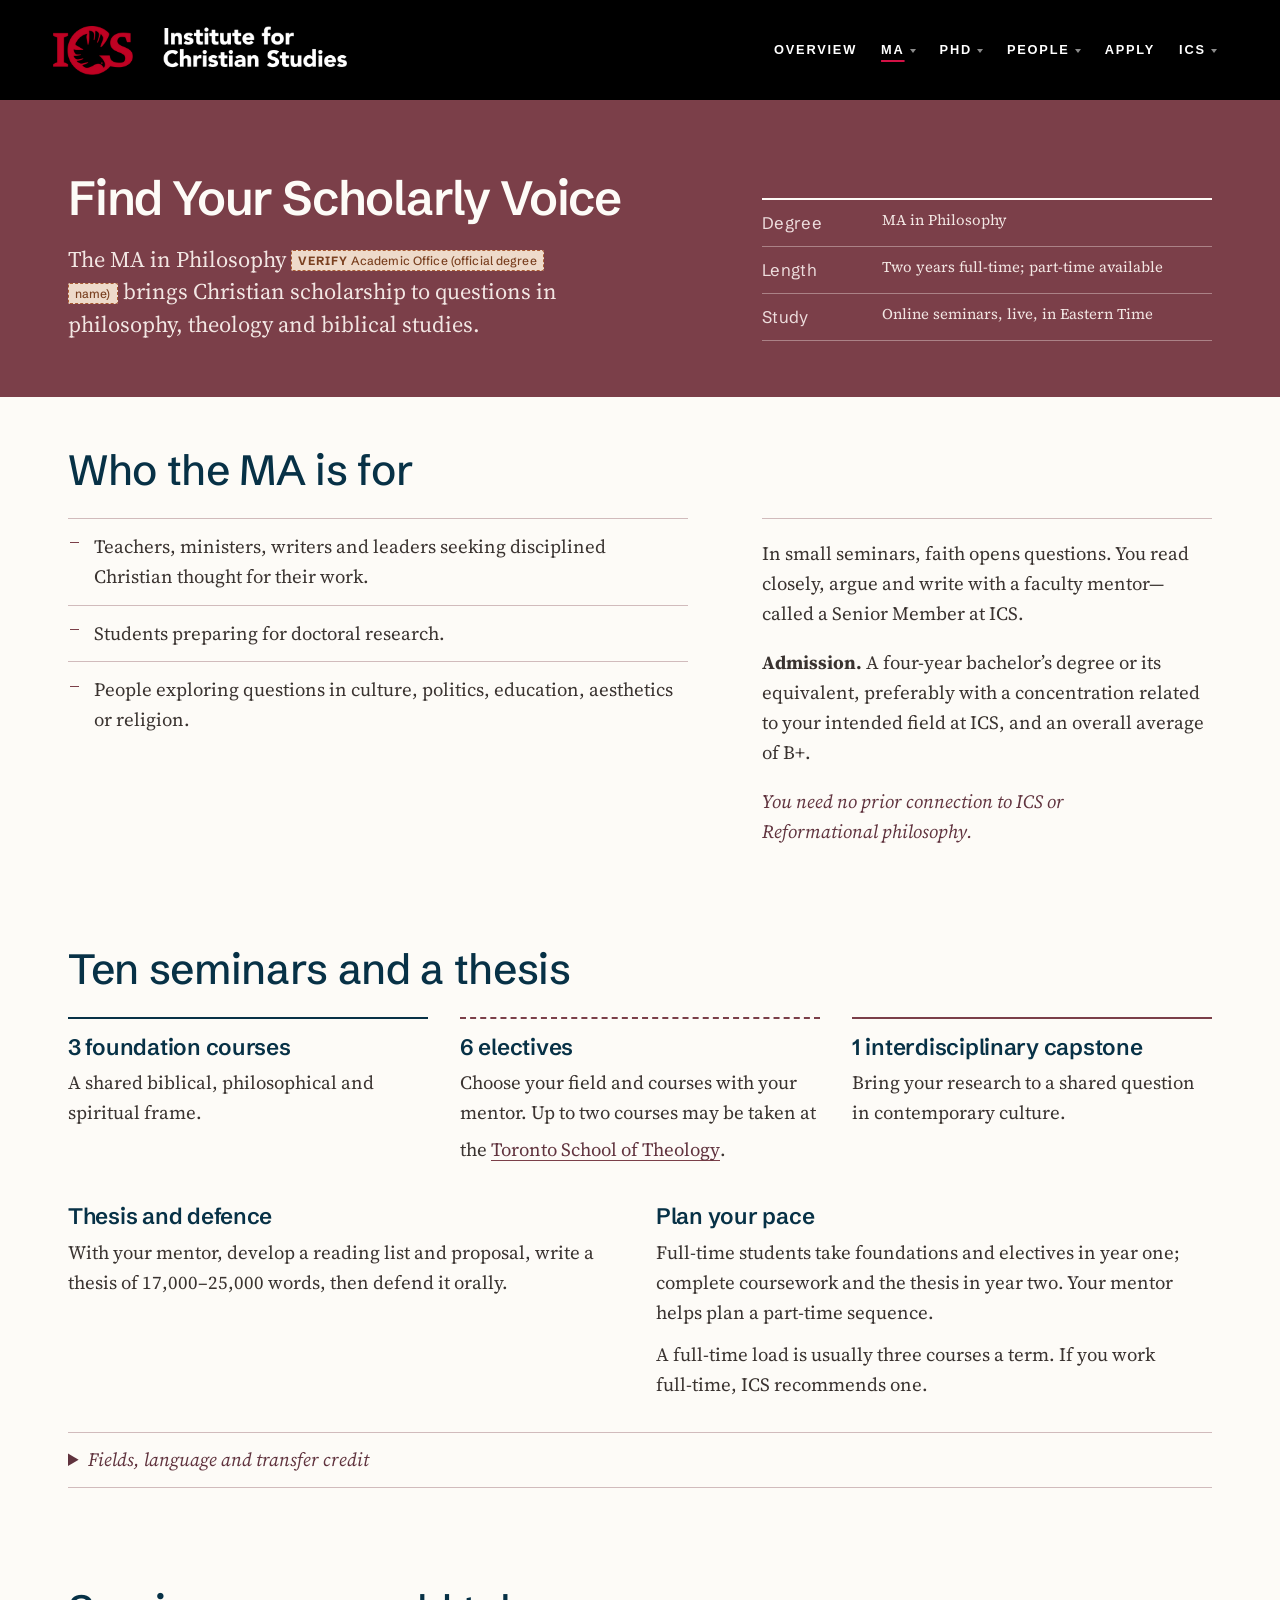
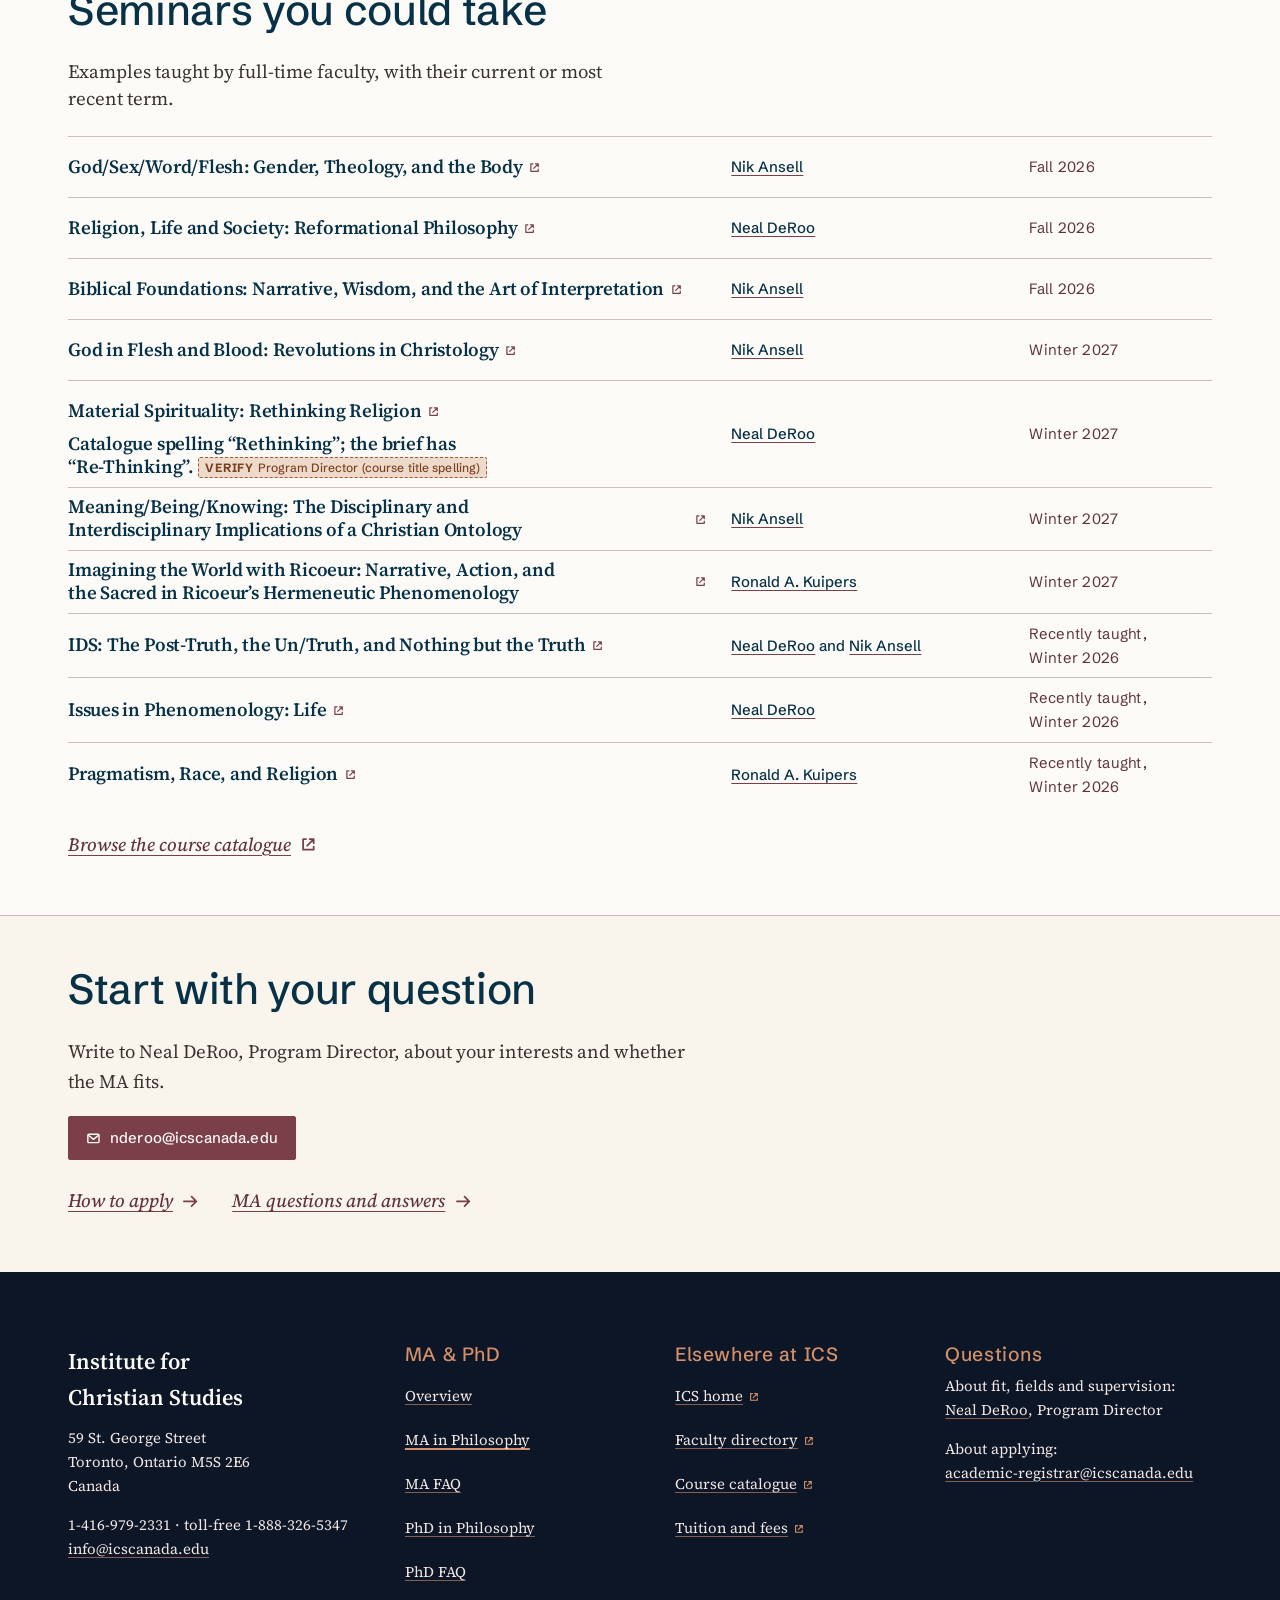
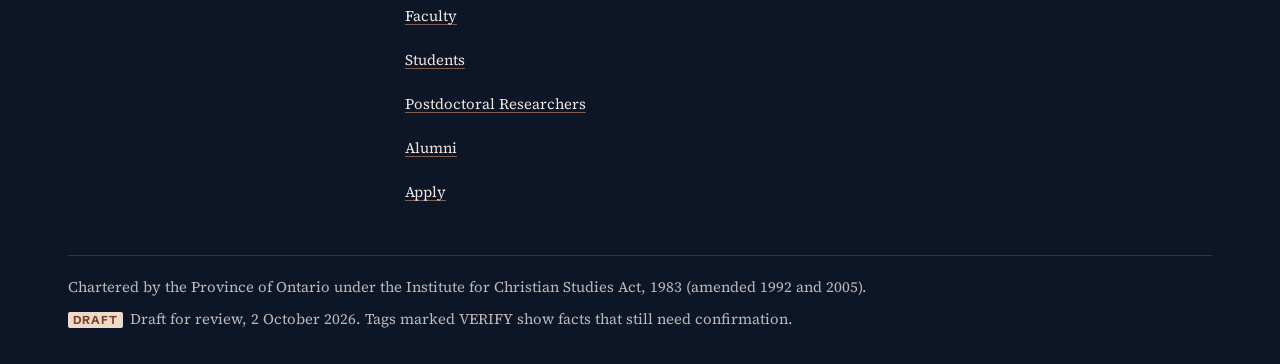
<file: docs/ma/index.html>
<!doctype html>
<html lang="en-CA">
<head>
<meta charset="utf-8">
<meta name="viewport" content="width=device-width, initial-scale=1">
<title>MA in Philosophy | MA &amp; PhD at the Institute for Christian Studies</title>
<meta name="description" content="The ICS MA in Philosophy: Christian scholarship across philosophy, theology and biblical studies, online, full-time or part-time.">
<meta name="robots" content="noindex">
<meta property="og:title" content="MA in Philosophy | MA &amp; PhD at the Institute for Christian Studies">
<meta property="og:description" content="The ICS MA in Philosophy: Christian scholarship across philosophy, theology and biblical studies, online, full-time or part-time.">
<meta name="theme-color" content="#000000">
<link rel="icon" type="image/png" href="../assets/img/logos/ics-favicon.png">
<link rel="preload" href="../assets/fonts/schibsted-grotesk-normal-latin.woff2" as="font" type="font/woff2" crossorigin>
<link rel="preload" href="../assets/fonts/source-serif-4-normal-latin.woff2" as="font" type="font/woff2" crossorigin>
<link rel="stylesheet" href="../assets/site.css">
<script src="../assets/site.js" defer></script>
</head>
<body class="page-ma is-draft">
<a class="skip-link" href="#main">Skip to content</a>
<header class="ics-header">
  <div class="ics-header__inner">
    <a class="ics-header__logo-link" href="https://www.icscanada.edu/" target="_blank" rel="noopener">
      <img class="ics-header__logo-img" src="../assets/img/logos/ics-logo-white-red.png"
           alt="Institute for Christian Studies" width="900" height="160">
    </a>

    <nav aria-label="Main navigation">
      <ul class="ics-nav">
        <li class="ics-nav__item">
          <a class="ics-nav__link" href="../">Overview</a>
        </li>
        <li class="ics-nav__item ics-nav__item--active">
          <button class="ics-nav__link" aria-expanded="false" aria-haspopup="true">MA<span class="ics-nav__caret"></span></button>
          <div class="ics-dropdown">
            <a class="ics-dropdown__link" href="./" aria-current="page">MA Overview</a>
            <a class="ics-dropdown__link" href="../ma/faq/">MA FAQ</a>
          </div>
        </li>
        <li class="ics-nav__item">
          <button class="ics-nav__link" aria-expanded="false" aria-haspopup="true">PhD<span class="ics-nav__caret"></span></button>
          <div class="ics-dropdown">
            <a class="ics-dropdown__link" href="../phd/">PhD Overview</a>
            <a class="ics-dropdown__link" href="../phd/faq/">PhD FAQ</a>
          </div>
        </li>
        <li class="ics-nav__item">
          <button class="ics-nav__link" aria-expanded="false" aria-haspopup="true">People<span class="ics-nav__caret"></span></button>
          <div class="ics-dropdown">
            <a class="ics-dropdown__link" href="../faculty/">Faculty</a>
            <a class="ics-dropdown__link" href="../students/">Students</a>
            <a class="ics-dropdown__link" href="../postdocs/">Postdoctoral Researchers</a>
            <a class="ics-dropdown__link" href="../alumni/">Alumni</a>
          </div>
        </li>
        <li class="ics-nav__item">
          <a class="ics-nav__link" href="../apply/">Apply</a>
        </li>
        <li class="ics-nav__item">
          <button class="ics-nav__link" aria-expanded="false" aria-haspopup="true">ICS<span class="ics-nav__caret"></span></button>
          <div class="ics-dropdown">
            <a class="ics-dropdown__link" href="https://www.icscanada.edu/" target="_blank" rel="noopener">ICS Home</a>
            <a class="ics-dropdown__link" href="https://www.icscanada.edu/academics" target="_blank" rel="noopener">Programs</a>
            <a class="ics-dropdown__link" href="https://www.icscanada.edu/academics/courses-and-syllabi" target="_blank" rel="noopener">Courses &amp; Syllabi</a>
            <a class="ics-dropdown__link" href="https://www.icscanada.edu/admissions" target="_blank" rel="noopener">Admissions</a>
            <a class="ics-dropdown__link" href="https://www.icscanada.edu/research" target="_blank" rel="noopener">Research (CPRSE)</a>
            <a class="ics-dropdown__link" href="https://www.icscanada.edu/critical-faith-podcast" target="_blank" rel="noopener">Critical Faith Podcast</a>
          </div>
        </li>
      </ul>
    </nav>

    <button class="ics-burger" aria-label="Open menu" type="button">
      <span></span><span></span><span></span>
    </button>
  </div>
</header>

<div class="ics-mobile-menu" id="mobileMenu">
  <button class="ics-mobile-menu__close" aria-label="Close menu" type="button">&times;</button>
  <a class="ics-mobile-menu__link" href="../">Overview</a>
  <div class="ics-mobile-menu__group">
    <span class="ics-mobile-menu__link">MA</span>
    <div class="ics-mobile-menu__sub">
      <a class="is-current" href="./" aria-current="page">MA Overview</a>
      <a href="../ma/faq/">MA FAQ</a>
    </div>
  </div>
  <div class="ics-mobile-menu__group">
    <span class="ics-mobile-menu__link">PhD</span>
    <div class="ics-mobile-menu__sub">
      <a href="../phd/">PhD Overview</a>
      <a href="../phd/faq/">PhD FAQ</a>
    </div>
  </div>
  <div class="ics-mobile-menu__group">
    <span class="ics-mobile-menu__link">People</span>
    <div class="ics-mobile-menu__sub">
      <a href="../faculty/">Faculty</a>
      <a href="../students/">Students</a>
      <a href="../postdocs/">Postdoctoral Researchers</a>
      <a href="../alumni/">Alumni</a>
    </div>
  </div>
  <a class="ics-mobile-menu__link" href="../apply/">Apply</a>
  <div class="ics-mobile-menu__group">
    <span class="ics-mobile-menu__link">ICS</span>
    <div class="ics-mobile-menu__sub">
      <a href="https://www.icscanada.edu/" target="_blank" rel="noopener">ICS Home</a>
      <a href="https://www.icscanada.edu/academics" target="_blank" rel="noopener">Programs</a>
      <a href="https://www.icscanada.edu/academics/courses-and-syllabi" target="_blank" rel="noopener">Courses &amp; Syllabi</a>
      <a href="https://www.icscanada.edu/admissions" target="_blank" rel="noopener">Admissions</a>
      <a href="https://www.icscanada.edu/research" target="_blank" rel="noopener">Research (CPRSE)</a>
      <a href="https://www.icscanada.edu/critical-faith-podcast" target="_blank" rel="noopener">Critical Faith Podcast</a>
    </div>
  </div>
</div>
<main id="main" tabindex="-1">

<header class="page-head page-head--ma">
  <div class="wrap page-head__grid">
    <div class="page-head__text">
      <h1>Find Your Scholarly Voice</h1>
      <p class="lead">The MA in Philosophy <span class="verify"><span class="verify__tag">VERIFY</span> <span class="verify__who">Academic Office (official degree name)</span></span> brings Christian scholarship to questions in philosophy, theology and biblical studies.</p>
      
    </div>
    <dl class="facts"><div class="facts__row"><dt>Degree</dt><dd>MA in Philosophy</dd></div><div class="facts__row"><dt>Length</dt><dd>Two years <span class="nw">full-time</span>; <span class="nw">part-time</span> available</dd></div><div class="facts__row"><dt>Study</dt><dd>Online seminars, live, in Eastern Time</dd></div></dl>
  </div>
</header>

<section class="section" aria-labelledby="for-title">
  <div class="wrap">
    <h2 id="for-title" class="section__title">Who the MA is for</h2>
    
    
<div class="split">
  <ul class="for-list"><li>Teachers, ministers, writers and leaders seeking disciplined Christian thought for their work.</li><li>Students preparing for doctoral research.</li><li>People exploring questions in culture, politics, education, aesthetics or religion.</li></ul>
  <div class="split__aside">
    <p>In small seminars, faith opens questions. You read closely, argue and write with a faculty mentor—called a Senior Member at ICS.</p>
    <p><strong>Admission.</strong> A four-year bachelor’s degree or its equivalent, preferably with a concentration related to your intended field at ICS, and an overall average of B+.</p>
    <p class="rubric">You need no prior connection to ICS or Reformational philosophy.</p>
  </div>
</div>
  </div>
</section>

<section class="section section--curriculum" aria-labelledby="curriculum-title">
  <div class="wrap">
    <h2 id="curriculum-title" class="section__title">Ten seminars and a thesis</h2>
    
    
<div class="ma-curriculum"><div><h3>3 foundation courses</h3><p>A shared biblical, philosophical and spiritual frame.</p></div><div><h3>6 electives</h3><p>Choose your field and courses with your mentor. Up to two courses may be taken at the <a href="https://www.icscanada.edu/academics/tst-affiliation" target="_blank" rel="noopener">Toronto School of Theology</a>.</p></div><div><h3>1 interdisciplinary capstone</h3><p>Bring your research to a shared question in contemporary culture.</p></div></div>
<div class="ma-study">
  <div><h3>Thesis and defence</h3><p>With your mentor, develop a reading list and proposal, write a thesis of 17,000–25,000 words, then defend it orally.</p></div>
  <div><h3>Plan your pace</h3><p><span class="nw">Full-time</span> students take foundations and electives in year one; complete coursework and the thesis in year two. Your mentor helps plan a <span class="nw">part-time</span> sequence.</p><p>A <span class="nw">full-time</span> load is usually three courses a term. If you work <span class="nw">full-time</span>, ICS recommends one.</p></div>
</div>
<details class="ma-details"><summary>Fields, language and transfer credit</summary>
  <h3>Fields of study</h3><p>Choose an interdisciplinary field with your mentor:</p>
  <ul class="run-in run-in--fields"><li>Aesthetics, Hermeneutics, and Philosophy of Discourse</li><li>Anthropology and Ethics</li><li>History and Historiography of Philosophy</li><li>Knowledge, Truth, and Learning</li><li>Philosophy of Religion and Philosophical Theology</li><li>Social and Political Philosophy</li><li>Theology and Biblical Studies</li></ul>
  <p class="fields__note">Field names as published on the current Program Design page. <span class="verify"><span class="verify__tag">VERIFY</span> <span class="verify__who">Academic Office (official field names)</span></span></p>
  <h3>Language</h3><p>Before your thesis examination, show reading knowledge of one language other than English relevant to your research. An approved language course usually counts as an elective.</p>
  <h3>Transfer credit</h3><p>Transfer up to two graduate courses with approval from your mentor, the Registrar and the Academic Dean.</p>
</details>
  </div>
</section>

<section class="section section--courses" aria-labelledby="courses-title">
  <div class="wrap">
    <h2 id="courses-title" class="section__title">Seminars you could take</h2>
    <p class="section__lead">Examples taught by <span class="nw">full-time</span> faculty, with their current or most recent term.</p>
    
<ul class="courses">
<li class="course course--compact">
  <h3 class="course__title"><a href="https://courses.icscanada.edu/#course-god-sex-word-flesh-gender-theo-58266" target="_blank" rel="noopener">God/Sex/Word/Flesh: Gender, Theology, and the Body<svg class="icon icon--external" viewBox="0 0 16 16" width="16" height="16" fill="none" stroke="currentColor" stroke-width="1.5" stroke-linecap="round" stroke-linejoin="round" aria-hidden="true" focusable="false"><path d="M6 3.5H3.5v9h9V10M9 3.5h3.5V7M12.5 3.5 7 9"/></svg></a></h3>
  <p class="course__who"><a href="../faculty/#nik-ansell">Nik Ansell</a></p>
  <p class="course__term">Fall 2026</p>
</li>
<li class="course course--compact">
  <h3 class="course__title"><a href="https://courses.icscanada.edu/#course-1107ac-2107ac-f26-aa35b" target="_blank" rel="noopener">Religion, Life and Society: Reformational Philosophy<svg class="icon icon--external" viewBox="0 0 16 16" width="16" height="16" fill="none" stroke="currentColor" stroke-width="1.5" stroke-linecap="round" stroke-linejoin="round" aria-hidden="true" focusable="false"><path d="M6 3.5H3.5v9h9V10M9 3.5h3.5V7M12.5 3.5 7 9"/></svg></a></h3>
  <p class="course__who"><a href="../faculty/#neal-deroo">Neal DeRoo</a></p>
  <p class="course__term">Fall 2026</p>
</li>
<li class="course course--compact">
  <h3 class="course__title"><a href="https://courses.icscanada.edu/#course-1108ac-2108ac-f26-53408" target="_blank" rel="noopener">Biblical Foundations: Narrative, Wisdom, and the Art of Interpretation<svg class="icon icon--external" viewBox="0 0 16 16" width="16" height="16" fill="none" stroke="currentColor" stroke-width="1.5" stroke-linecap="round" stroke-linejoin="round" aria-hidden="true" focusable="false"><path d="M6 3.5H3.5v9h9V10M9 3.5h3.5V7M12.5 3.5 7 9"/></svg></a></h3>
  <p class="course__who"><a href="../faculty/#nik-ansell">Nik Ansell</a></p>
  <p class="course__term">Fall 2026</p>
</li>
<li class="course course--compact">
  <h3 class="course__title"><a href="https://courses.icscanada.edu/#course-240811-w27-33cf2" target="_blank" rel="noopener">God in Flesh and Blood: Revolutions in Christology<svg class="icon icon--external" viewBox="0 0 16 16" width="16" height="16" fill="none" stroke="currentColor" stroke-width="1.5" stroke-linecap="round" stroke-linejoin="round" aria-hidden="true" focusable="false"><path d="M6 3.5H3.5v9h9V10M9 3.5h3.5V7M12.5 3.5 7 9"/></svg></a></h3>
  <p class="course__who"><a href="../faculty/#nik-ansell">Nik Ansell</a></p>
  <p class="course__term">Winter 2027</p>
</li>
<li class="course course--compact">
  <h3 class="course__title"><a href="https://courses.icscanada.edu/#course-223001-w27-322e6" target="_blank" rel="noopener">Material Spirituality: Rethinking Religion<svg class="icon icon--external" viewBox="0 0 16 16" width="16" height="16" fill="none" stroke="currentColor" stroke-width="1.5" stroke-linecap="round" stroke-linejoin="round" aria-hidden="true" focusable="false"><path d="M6 3.5H3.5v9h9V10M9 3.5h3.5V7M12.5 3.5 7 9"/></svg></a>Catalogue spelling “Rethinking”; the brief has “Re-Thinking”. <span class="verify"><span class="verify__tag">VERIFY</span> <span class="verify__who">Program Director (course title spelling)</span></span></h3>
  <p class="course__who"><a href="../faculty/#neal-deroo">Neal DeRoo</a></p>
  <p class="course__term">Winter 2027</p>
</li>
<li class="course course--compact">
  <h3 class="course__title"><a href="https://courses.icscanada.edu/#course-2105ac-w27-be0ac" target="_blank" rel="noopener">Meaning/Being/Knowing: The Disciplinary and Interdisciplinary Implications of a Christian Ontology<svg class="icon icon--external" viewBox="0 0 16 16" width="16" height="16" fill="none" stroke="currentColor" stroke-width="1.5" stroke-linecap="round" stroke-linejoin="round" aria-hidden="true" focusable="false"><path d="M6 3.5H3.5v9h9V10M9 3.5h3.5V7M12.5 3.5 7 9"/></svg></a></h3>
  <p class="course__who"><a href="../faculty/#nik-ansell">Nik Ansell</a></p>
  <p class="course__term">Winter 2027</p>
</li>
<li class="course course--compact">
  <h3 class="course__title"><a href="https://courses.icscanada.edu/#course-imagining-the-world-with-ricoeur-525af" target="_blank" rel="noopener">Imagining the World with Ricoeur: Narrative, Action, and the Sacred in Ricoeur’s Hermeneutic Phenomenology<svg class="icon icon--external" viewBox="0 0 16 16" width="16" height="16" fill="none" stroke="currentColor" stroke-width="1.5" stroke-linecap="round" stroke-linejoin="round" aria-hidden="true" focusable="false"><path d="M6 3.5H3.5v9h9V10M9 3.5h3.5V7M12.5 3.5 7 9"/></svg></a></h3>
  <p class="course__who"><a href="../faculty/#ronald-kuipers">Ronald A. Kuipers</a></p>
  <p class="course__term">Winter 2027</p>
</li>
<li class="course course--compact">
  <h3 class="course__title"><a href="https://courses.icscanada.edu/#course-ids-the-post-truth-the-un-trut-5dbc8" target="_blank" rel="noopener">IDS: The Post-Truth, the Un/Truth, and Nothing but the Truth<svg class="icon icon--external" viewBox="0 0 16 16" width="16" height="16" fill="none" stroke="currentColor" stroke-width="1.5" stroke-linecap="round" stroke-linejoin="round" aria-hidden="true" focusable="false"><path d="M6 3.5H3.5v9h9V10M9 3.5h3.5V7M12.5 3.5 7 9"/></svg></a></h3>
  <p class="course__who"><a href="../faculty/#neal-deroo">Neal DeRoo</a> and <a href="../faculty/#nik-ansell">Nik Ansell</a></p>
  <p class="course__term">Recently taught, Winter 2026</p>
</li>
<li class="course course--compact">
  <h3 class="course__title"><a href="https://courses.icscanada.edu/#course-ics-223001-w26-ede6c" target="_blank" rel="noopener">Issues in Phenomenology: Life<svg class="icon icon--external" viewBox="0 0 16 16" width="16" height="16" fill="none" stroke="currentColor" stroke-width="1.5" stroke-linecap="round" stroke-linejoin="round" aria-hidden="true" focusable="false"><path d="M6 3.5H3.5v9h9V10M9 3.5h3.5V7M12.5 3.5 7 9"/></svg></a></h3>
  <p class="course__who"><a href="../faculty/#neal-deroo">Neal DeRoo</a></p>
  <p class="course__term">Recently taught, Winter 2026</p>
</li>
<li class="course course--compact">
  <h3 class="course__title"><a href="https://courses.icscanada.edu/#course-pragmatism-race-and-religion-7adc5" target="_blank" rel="noopener">Pragmatism, Race, and Religion<svg class="icon icon--external" viewBox="0 0 16 16" width="16" height="16" fill="none" stroke="currentColor" stroke-width="1.5" stroke-linecap="round" stroke-linejoin="round" aria-hidden="true" focusable="false"><path d="M6 3.5H3.5v9h9V10M9 3.5h3.5V7M12.5 3.5 7 9"/></svg></a></h3>
  <p class="course__who"><a href="../faculty/#ronald-kuipers">Ronald A. Kuipers</a></p>
  <p class="course__term">Recently taught, Winter 2026</p>
</li>
</ul>
<a class="arrow-link" href="https://courses.icscanada.edu/" target="_blank" rel="noopener"><span>Browse the course catalogue</span><svg class="icon icon--external" viewBox="0 0 16 16" width="16" height="16" fill="none" stroke="currentColor" stroke-width="1.5" stroke-linecap="round" stroke-linejoin="round" aria-hidden="true" focusable="false"><path d="M6 3.5H3.5v9h9V10M9 3.5h3.5V7M12.5 3.5 7 9"/></svg></a>
  </div>
</section>

<section class="section close" aria-labelledby="next-title">
  <div class="wrap">
    <h2 id="next-title" class="section__title">Start with your question</h2>
    
    
<p>Write to Neal DeRoo, Program Director, about your interests and whether the MA fits.</p>
<p><a class="button" href="mailto:nderoo@icscanada.edu"><svg class="icon icon--mail" viewBox="0 0 16 16" width="16" height="16" fill="none" stroke="currentColor" stroke-width="1.5" stroke-linecap="round" stroke-linejoin="round" aria-hidden="true" focusable="false"><rect x="2" y="3.5" width="12" height="9" rx="1"/><path d="m2.5 4.5 5.5 4.5 5.5-4.5"/></svg><span>nderoo@icscanada.edu</span></a></p>
<ul class="next__links"><li><a class="arrow-link" href="../apply/"><span>How to apply</span><svg class="icon icon--arrow" viewBox="0 0 16 16" width="16" height="16" fill="none" stroke="currentColor" stroke-width="1.5" stroke-linecap="round" stroke-linejoin="round" aria-hidden="true" focusable="false"><path d="M2.5 8h10.5M9 4l4 4-4 4"/></svg></a></li><li><a class="arrow-link" href="../ma/faq/"><span>MA questions and answers</span><svg class="icon icon--arrow" viewBox="0 0 16 16" width="16" height="16" fill="none" stroke="currentColor" stroke-width="1.5" stroke-linecap="round" stroke-linejoin="round" aria-hidden="true" focusable="false"><path d="M2.5 8h10.5M9 4l4 4-4 4"/></svg></a></li></ul>
  </div>
</section>
</main>
<footer class="site-footer" id="site-links">
  <div class="wrap site-footer__grid">
    <div class="site-footer__about">
      <p class="site-footer__name">Institute for Christian Studies</p>
      <p>59 St. George Street<br>Toronto, Ontario M5S 2E6<br>Canada</p>
      <p>1-416-979-2331 &middot; toll-free 1-888-326-5347<br><a href="mailto:info@icscanada.edu">info@icscanada.edu</a></p>
    </div>
    <nav class="site-footer__nav" aria-label="MA and PhD pages">
      <h2 class="site-footer__heading">MA &amp; PhD</h2>
      <ul><li><a href="../">Overview</a></li><li><a href="./" aria-current="page">MA in Philosophy</a></li><li><a href="../ma/faq/">MA FAQ</a></li><li><a href="../phd/">PhD in Philosophy</a></li><li><a href="../phd/faq/">PhD FAQ</a></li><li><a href="../faculty/">Faculty</a></li><li><a href="../students/">Students</a></li><li><a href="../postdocs/">Postdoctoral Researchers</a></li><li><a href="../alumni/">Alumni</a></li><li><a href="../apply/">Apply</a></li></ul>
    </nav>
    <nav class="site-footer__nav" aria-label="Elsewhere at ICS">
      <h2 class="site-footer__heading">Elsewhere at ICS</h2>
      <ul><li><a href="https://www.icscanada.edu/" target="_blank" rel="noopener">ICS home<svg class="icon icon--external" viewBox="0 0 16 16" width="16" height="16" fill="none" stroke="currentColor" stroke-width="1.5" stroke-linecap="round" stroke-linejoin="round" aria-hidden="true" focusable="false"><path d="M6 3.5H3.5v9h9V10M9 3.5h3.5V7M12.5 3.5 7 9"/></svg></a></li><li><a href="https://faculty.icscanada.edu/" target="_blank" rel="noopener">Faculty directory<svg class="icon icon--external" viewBox="0 0 16 16" width="16" height="16" fill="none" stroke="currentColor" stroke-width="1.5" stroke-linecap="round" stroke-linejoin="round" aria-hidden="true" focusable="false"><path d="M6 3.5H3.5v9h9V10M9 3.5h3.5V7M12.5 3.5 7 9"/></svg></a></li><li><a href="https://courses.icscanada.edu/" target="_blank" rel="noopener">Course catalogue<svg class="icon icon--external" viewBox="0 0 16 16" width="16" height="16" fill="none" stroke="currentColor" stroke-width="1.5" stroke-linecap="round" stroke-linejoin="round" aria-hidden="true" focusable="false"><path d="M6 3.5H3.5v9h9V10M9 3.5h3.5V7M12.5 3.5 7 9"/></svg></a></li><li><a href="https://www.icscanada.edu/admissions/tuition-fees" target="_blank" rel="noopener">Tuition and fees<svg class="icon icon--external" viewBox="0 0 16 16" width="16" height="16" fill="none" stroke="currentColor" stroke-width="1.5" stroke-linecap="round" stroke-linejoin="round" aria-hidden="true" focusable="false"><path d="M6 3.5H3.5v9h9V10M9 3.5h3.5V7M12.5 3.5 7 9"/></svg></a></li></ul>
    </nav>
    <div class="site-footer__contact">
      <h2 class="site-footer__heading">Questions</h2>
      <p>About fit, fields and supervision:<br><a href="mailto:nderoo@icscanada.edu">Neal DeRoo</a>, Program Director</p>
      <p>About applying:<br><a href="mailto:academic-registrar@icscanada.edu">academic-registrar@icscanada.edu</a></p>
    </div>
  </div>
  <div class="wrap site-footer__legal">
    <p>Chartered by the Province of Ontario under the Institute for Christian Studies Act, 1983 (amended 1992 and 2005).</p>
    <p class="site-footer__draft"><span class="verify__tag">DRAFT</span> Draft for review, 2 October 2026. Tags marked VERIFY show facts that still need confirmation.</p>
  </div>
</footer>
</body>
</html>
</file>
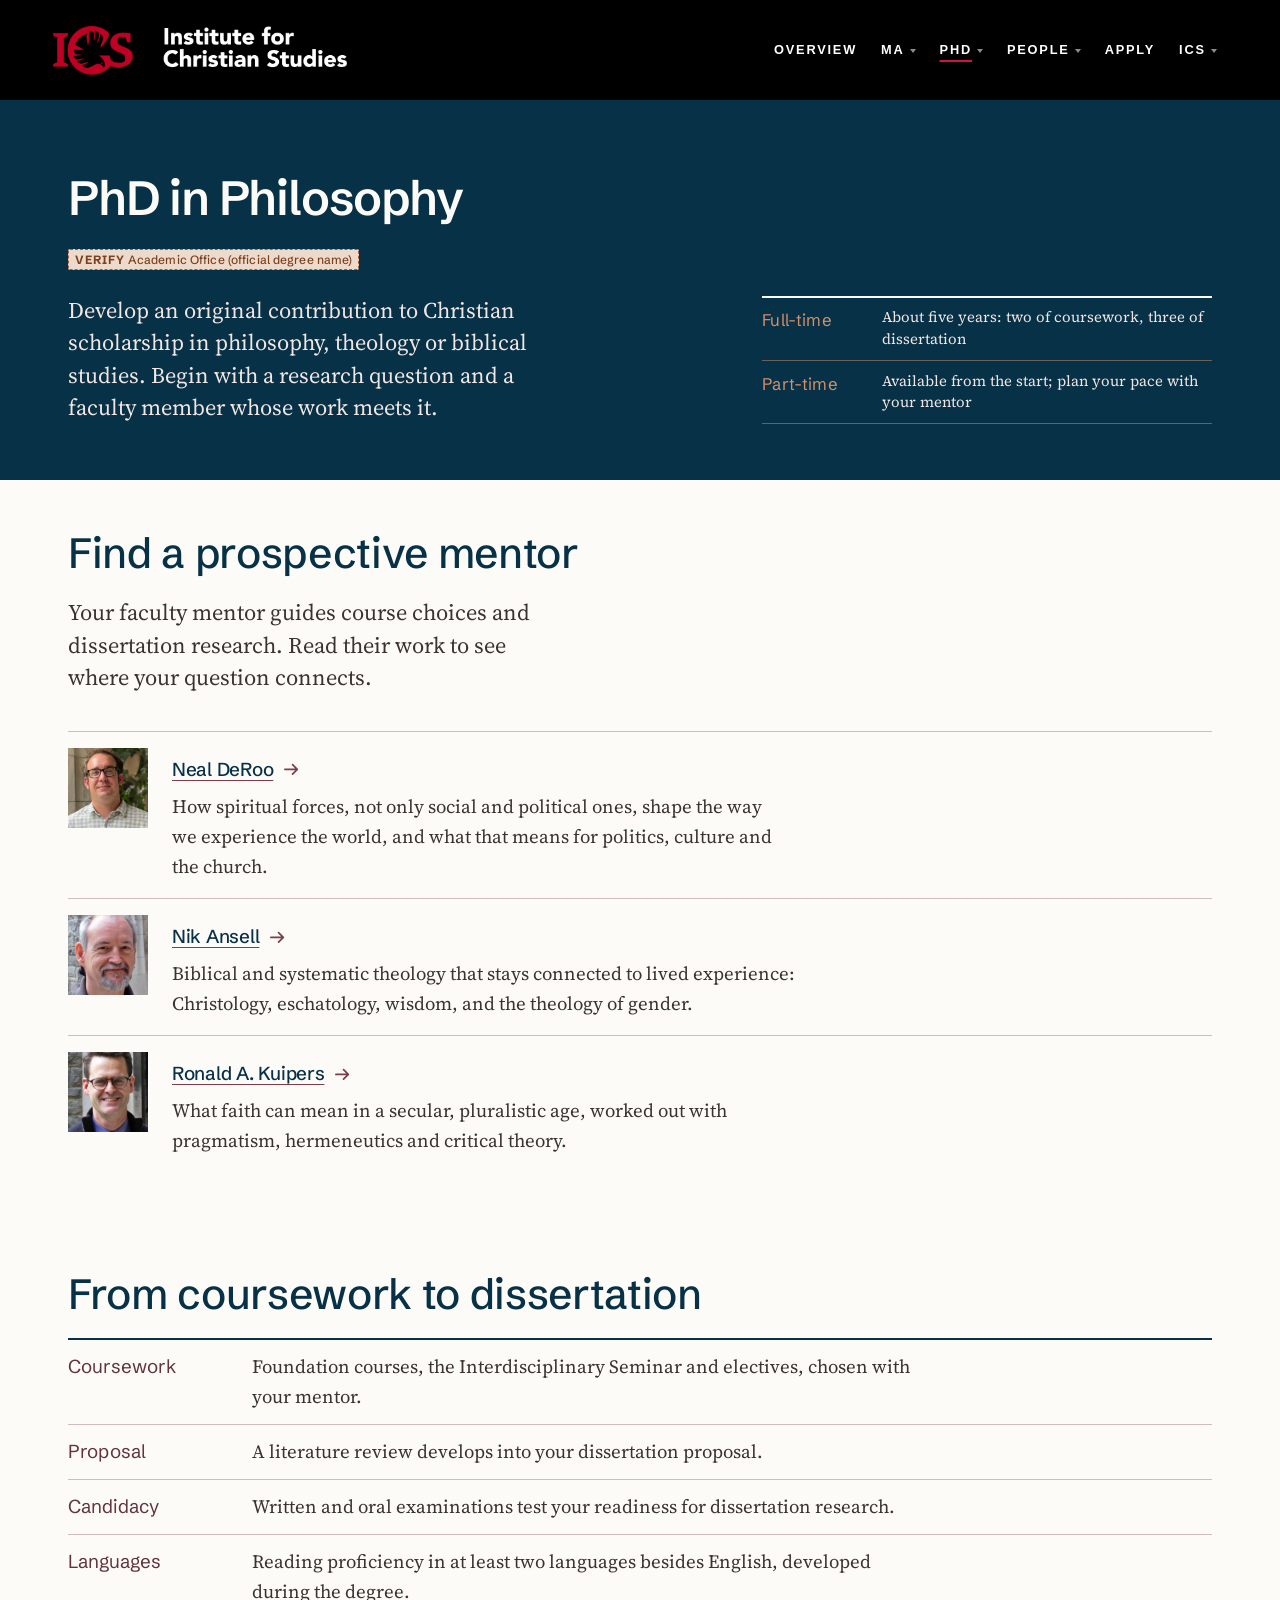
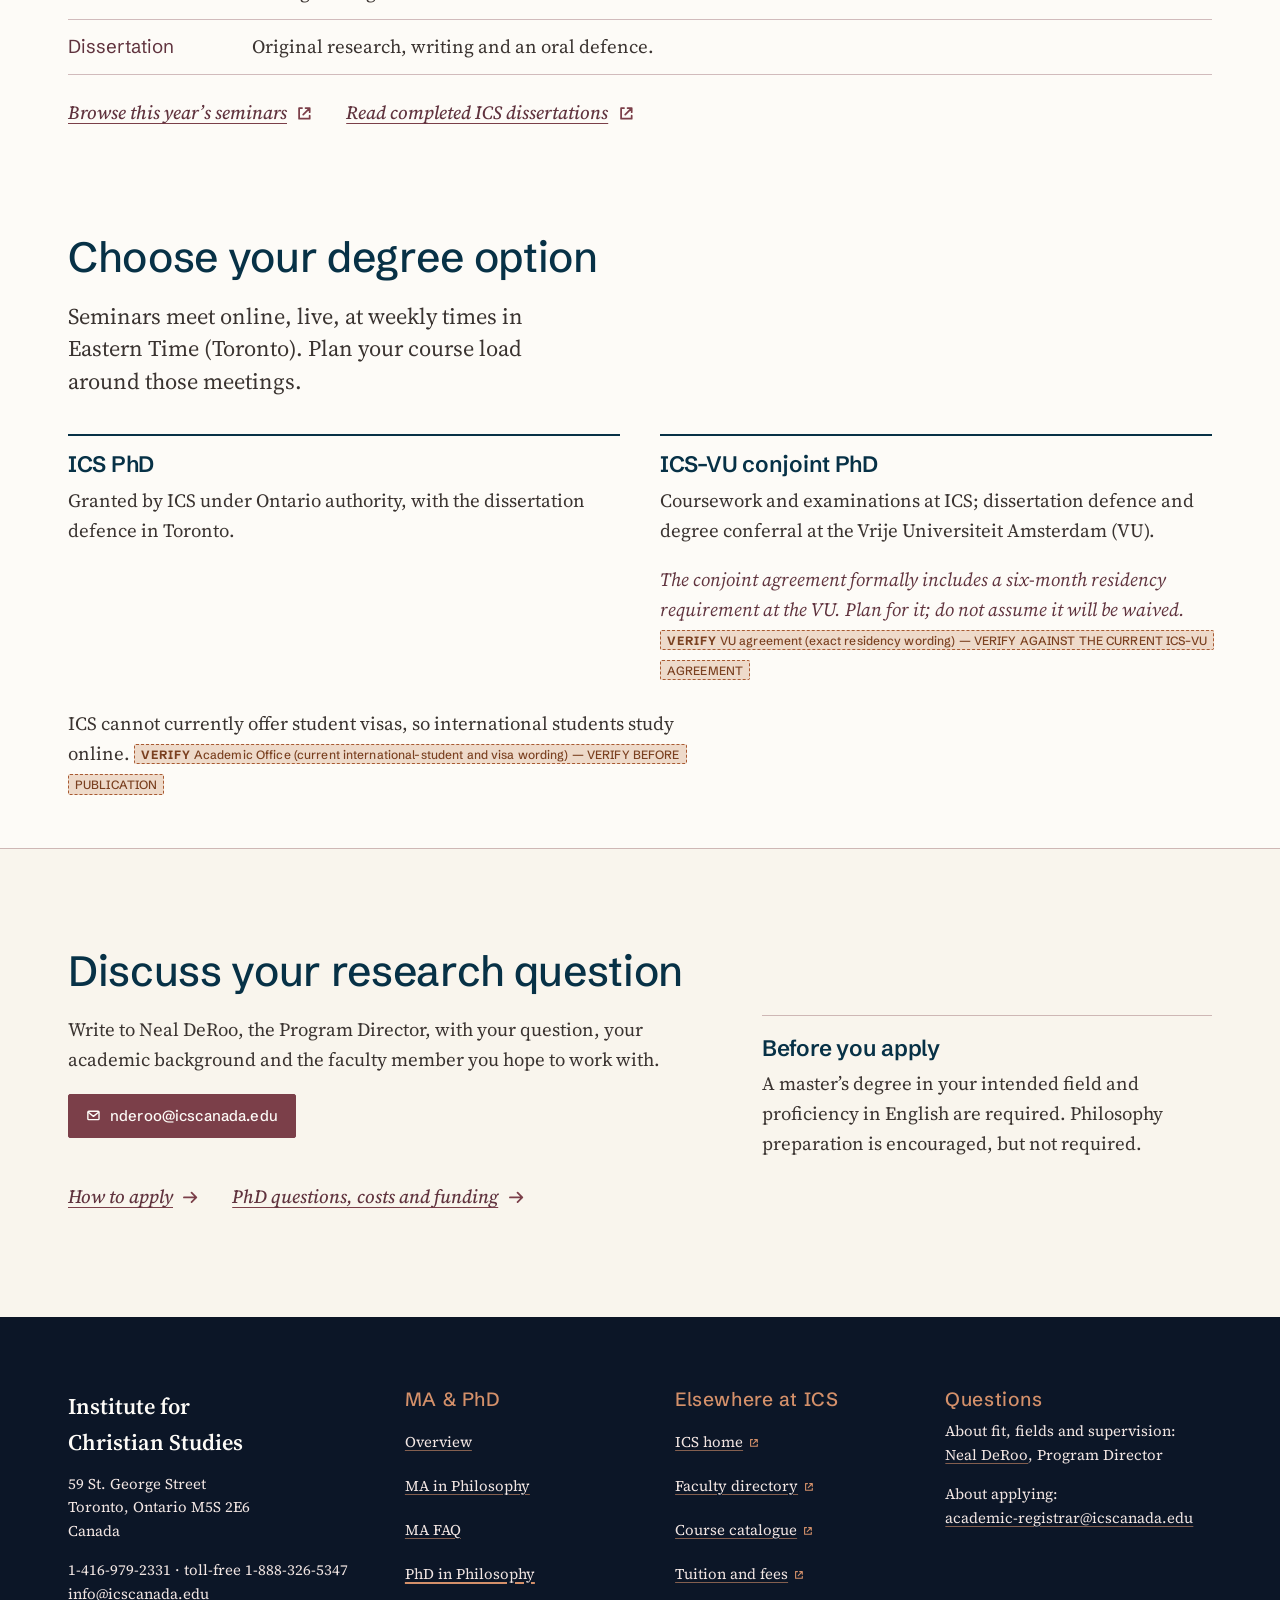
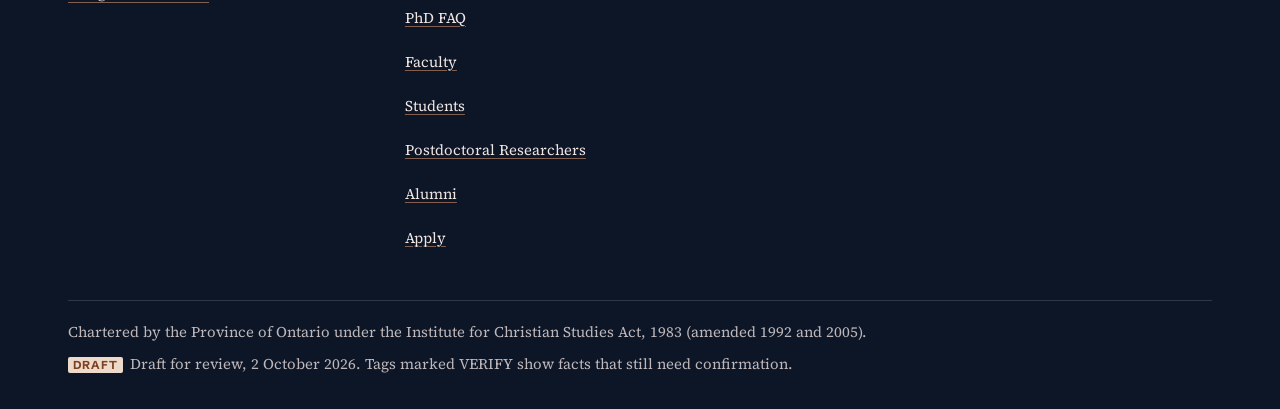
<file: docs/phd/index.html>
<!doctype html>
<html lang="en-CA">
<head>
<meta charset="utf-8">
<meta name="viewport" content="width=device-width, initial-scale=1">
<title>PhD in Philosophy | MA &amp; PhD at the Institute for Christian Studies</title>
<meta name="description" content="The ICS PhD in Philosophy: research with a faculty mentor, online seminars, and a standalone or conjoint doctorate with the Vrije Universiteit Amsterdam.">
<meta name="robots" content="noindex">
<meta property="og:title" content="PhD in Philosophy | MA &amp; PhD at the Institute for Christian Studies">
<meta property="og:description" content="The ICS PhD in Philosophy: research with a faculty mentor, online seminars, and a standalone or conjoint doctorate with the Vrije Universiteit Amsterdam.">
<meta name="theme-color" content="#000000">
<link rel="icon" type="image/png" href="../assets/img/logos/ics-favicon.png">
<link rel="preload" href="../assets/fonts/schibsted-grotesk-normal-latin.woff2" as="font" type="font/woff2" crossorigin>
<link rel="preload" href="../assets/fonts/source-serif-4-normal-latin.woff2" as="font" type="font/woff2" crossorigin>
<link rel="stylesheet" href="../assets/site.css">
<script src="../assets/site.js" defer></script>
</head>
<body class="page-phd is-draft">
<a class="skip-link" href="#main">Skip to content</a>
<header class="ics-header">
  <div class="ics-header__inner">
    <a class="ics-header__logo-link" href="https://www.icscanada.edu/" target="_blank" rel="noopener">
      <img class="ics-header__logo-img" src="../assets/img/logos/ics-logo-white-red.png"
           alt="Institute for Christian Studies" width="900" height="160">
    </a>

    <nav aria-label="Main navigation">
      <ul class="ics-nav">
        <li class="ics-nav__item">
          <a class="ics-nav__link" href="../">Overview</a>
        </li>
        <li class="ics-nav__item">
          <button class="ics-nav__link" aria-expanded="false" aria-haspopup="true">MA<span class="ics-nav__caret"></span></button>
          <div class="ics-dropdown">
            <a class="ics-dropdown__link" href="../ma/">MA Overview</a>
            <a class="ics-dropdown__link" href="../ma/faq/">MA FAQ</a>
          </div>
        </li>
        <li class="ics-nav__item ics-nav__item--active">
          <button class="ics-nav__link" aria-expanded="false" aria-haspopup="true">PhD<span class="ics-nav__caret"></span></button>
          <div class="ics-dropdown">
            <a class="ics-dropdown__link" href="./" aria-current="page">PhD Overview</a>
            <a class="ics-dropdown__link" href="../phd/faq/">PhD FAQ</a>
          </div>
        </li>
        <li class="ics-nav__item">
          <button class="ics-nav__link" aria-expanded="false" aria-haspopup="true">People<span class="ics-nav__caret"></span></button>
          <div class="ics-dropdown">
            <a class="ics-dropdown__link" href="../faculty/">Faculty</a>
            <a class="ics-dropdown__link" href="../students/">Students</a>
            <a class="ics-dropdown__link" href="../postdocs/">Postdoctoral Researchers</a>
            <a class="ics-dropdown__link" href="../alumni/">Alumni</a>
          </div>
        </li>
        <li class="ics-nav__item">
          <a class="ics-nav__link" href="../apply/">Apply</a>
        </li>
        <li class="ics-nav__item">
          <button class="ics-nav__link" aria-expanded="false" aria-haspopup="true">ICS<span class="ics-nav__caret"></span></button>
          <div class="ics-dropdown">
            <a class="ics-dropdown__link" href="https://www.icscanada.edu/" target="_blank" rel="noopener">ICS Home</a>
            <a class="ics-dropdown__link" href="https://www.icscanada.edu/academics" target="_blank" rel="noopener">Programs</a>
            <a class="ics-dropdown__link" href="https://www.icscanada.edu/academics/courses-and-syllabi" target="_blank" rel="noopener">Courses &amp; Syllabi</a>
            <a class="ics-dropdown__link" href="https://www.icscanada.edu/admissions" target="_blank" rel="noopener">Admissions</a>
            <a class="ics-dropdown__link" href="https://www.icscanada.edu/research" target="_blank" rel="noopener">Research (CPRSE)</a>
            <a class="ics-dropdown__link" href="https://www.icscanada.edu/critical-faith-podcast" target="_blank" rel="noopener">Critical Faith Podcast</a>
          </div>
        </li>
      </ul>
    </nav>

    <button class="ics-burger" aria-label="Open menu" type="button">
      <span></span><span></span><span></span>
    </button>
  </div>
</header>

<div class="ics-mobile-menu" id="mobileMenu">
  <button class="ics-mobile-menu__close" aria-label="Close menu" type="button">&times;</button>
  <a class="ics-mobile-menu__link" href="../">Overview</a>
  <div class="ics-mobile-menu__group">
    <span class="ics-mobile-menu__link">MA</span>
    <div class="ics-mobile-menu__sub">
      <a href="../ma/">MA Overview</a>
      <a href="../ma/faq/">MA FAQ</a>
    </div>
  </div>
  <div class="ics-mobile-menu__group">
    <span class="ics-mobile-menu__link">PhD</span>
    <div class="ics-mobile-menu__sub">
      <a class="is-current" href="./" aria-current="page">PhD Overview</a>
      <a href="../phd/faq/">PhD FAQ</a>
    </div>
  </div>
  <div class="ics-mobile-menu__group">
    <span class="ics-mobile-menu__link">People</span>
    <div class="ics-mobile-menu__sub">
      <a href="../faculty/">Faculty</a>
      <a href="../students/">Students</a>
      <a href="../postdocs/">Postdoctoral Researchers</a>
      <a href="../alumni/">Alumni</a>
    </div>
  </div>
  <a class="ics-mobile-menu__link" href="../apply/">Apply</a>
  <div class="ics-mobile-menu__group">
    <span class="ics-mobile-menu__link">ICS</span>
    <div class="ics-mobile-menu__sub">
      <a href="https://www.icscanada.edu/" target="_blank" rel="noopener">ICS Home</a>
      <a href="https://www.icscanada.edu/academics" target="_blank" rel="noopener">Programs</a>
      <a href="https://www.icscanada.edu/academics/courses-and-syllabi" target="_blank" rel="noopener">Courses &amp; Syllabi</a>
      <a href="https://www.icscanada.edu/admissions" target="_blank" rel="noopener">Admissions</a>
      <a href="https://www.icscanada.edu/research" target="_blank" rel="noopener">Research (CPRSE)</a>
      <a href="https://www.icscanada.edu/critical-faith-podcast" target="_blank" rel="noopener">Critical Faith Podcast</a>
    </div>
  </div>
</div>
<main id="main" tabindex="-1">

<header class="page-head page-head--phd">
  <div class="wrap page-head__grid">
    <div class="page-head__text">
      <h1>PhD in Philosophy <span class="verify"><span class="verify__tag">VERIFY</span> <span class="verify__who">Academic Office (official degree name)</span></span></h1>
      <p class="lead">Develop an original contribution to Christian scholarship in philosophy, theology or biblical studies. Begin with a research question and a faculty member whose work meets it.</p>
      
    </div>
    <dl class="facts"><div class="facts__row"><dt>Full-time</dt><dd>About five years: two of coursework, three of dissertation</dd></div><div class="facts__row"><dt>Part-time</dt><dd>Available from the start; plan your pace with your mentor</dd></div></dl>
  </div>
</header>

<section class="section" aria-labelledby="mentor-title">
  <div class="wrap">
    <h2 id="mentor-title" class="section__title">Find a prospective mentor</h2>
    <p class="section__lead">Your faculty mentor guides course choices and dissertation research. Read their work to see where your question connects.</p>
    
<ul class="phd-mentors"><li class="phd-mentor">
      <img src="../assets/img/portraits/neal-deroo.jpg" alt="Portrait of Neal DeRoo" width="160" height="160" loading="lazy" decoding="async">
      <div><h3><a class="arrow-link" href="../faculty/#neal-deroo"><span>Neal DeRoo</span><svg class="icon icon--arrow" viewBox="0 0 16 16" width="16" height="16" fill="none" stroke="currentColor" stroke-width="1.5" stroke-linecap="round" stroke-linejoin="round" aria-hidden="true" focusable="false"><path d="M2.5 8h10.5M9 4l4 4-4 4"/></svg></a></h3>
      <p>How spiritual forces, not only social and political ones, shape the way we experience the world, and what that means for politics, culture and the church.</p></div>
    </li><li class="phd-mentor">
      <img src="../assets/img/portraits/nik-ansell.jpg" alt="Portrait of Nik Ansell" width="160" height="160" loading="lazy" decoding="async">
      <div><h3><a class="arrow-link" href="../faculty/#nik-ansell"><span>Nik Ansell</span><svg class="icon icon--arrow" viewBox="0 0 16 16" width="16" height="16" fill="none" stroke="currentColor" stroke-width="1.5" stroke-linecap="round" stroke-linejoin="round" aria-hidden="true" focusable="false"><path d="M2.5 8h10.5M9 4l4 4-4 4"/></svg></a></h3>
      <p>Biblical and systematic theology that stays connected to lived experience: Christology, eschatology, wisdom, and the theology of gender.</p></div>
    </li><li class="phd-mentor">
      <img src="../assets/img/portraits/ronald-kuipers.jpg" alt="Portrait of Ronald A. Kuipers" width="160" height="160" loading="lazy" decoding="async">
      <div><h3><a class="arrow-link" href="../faculty/#ronald-kuipers"><span>Ronald A. Kuipers</span><svg class="icon icon--arrow" viewBox="0 0 16 16" width="16" height="16" fill="none" stroke="currentColor" stroke-width="1.5" stroke-linecap="round" stroke-linejoin="round" aria-hidden="true" focusable="false"><path d="M2.5 8h10.5M9 4l4 4-4 4"/></svg></a></h3>
      <p>What faith can mean in a secular, pluralistic age, worked out with pragmatism, hermeneutics and critical theory.</p></div>
    </li></ul>
  </div>
</section>

<section class="section" aria-labelledby="structure-title">
  <div class="wrap">
    <h2 id="structure-title" class="section__title">From coursework to dissertation</h2>
    
    
<dl class="phd-stages"><div><dt>Coursework</dt><dd>Foundation courses, the Interdisciplinary Seminar and electives, chosen with your mentor.</dd></div><div><dt>Proposal</dt><dd>A literature review develops into your dissertation proposal.</dd></div><div><dt>Candidacy</dt><dd>Written and oral examinations test your readiness for dissertation research.</dd></div><div><dt>Languages</dt><dd>Reading proficiency in at least two languages besides English, developed during the degree.</dd></div><div><dt>Dissertation</dt><dd>Original research, writing and an oral defence.</dd></div></dl>
<div class="phd-links">
<a class="arrow-link" href="https://courses.icscanada.edu/" target="_blank" rel="noopener"><span>Browse this year’s seminars</span><svg class="icon icon--external" viewBox="0 0 16 16" width="16" height="16" fill="none" stroke="currentColor" stroke-width="1.5" stroke-linecap="round" stroke-linejoin="round" aria-hidden="true" focusable="false"><path d="M6 3.5H3.5v9h9V10M9 3.5h3.5V7M12.5 3.5 7 9"/></svg></a>
<a class="arrow-link" href="https://www.icscanada.edu/academics/phd-program/phddissertations" target="_blank" rel="noopener"><span>Read completed ICS dissertations</span><svg class="icon icon--external" viewBox="0 0 16 16" width="16" height="16" fill="none" stroke="currentColor" stroke-width="1.5" stroke-linecap="round" stroke-linejoin="round" aria-hidden="true" focusable="false"><path d="M6 3.5H3.5v9h9V10M9 3.5h3.5V7M12.5 3.5 7 9"/></svg></a>
</div>
  </div>
</section>

<section class="section" aria-labelledby="tracks-title">
  <div class="wrap">
    <h2 id="tracks-title" class="section__title">Choose your degree option</h2>
    <p class="section__lead">Seminars meet online, live, at weekly times in Eastern Time (Toronto). Plan your course load around those meetings.</p>
    
<div class="phd-tracks">
  <article><h3>ICS PhD</h3><p>Granted by ICS under Ontario authority, with the dissertation defence in Toronto.</p></article>
  <article><h3>ICS–VU conjoint PhD</h3><p>Coursework and examinations at ICS; dissertation defence and degree conferral at the Vrije Universiteit Amsterdam (VU).</p><p class="rubric">The conjoint agreement formally includes a six-month residency requirement at the VU. Plan for it; do not assume it will be waived. <span class="verify"><span class="verify__tag">VERIFY</span> <span class="verify__who">VU agreement (exact residency wording) — VERIFY AGAINST THE CURRENT ICS–VU AGREEMENT</span></span></p></article>
</div>
<p class="phd-international">ICS cannot currently offer student visas, so international students study online. <span class="verify"><span class="verify__tag">VERIFY</span> <span class="verify__who">Academic Office (current international-student and visa wording) — VERIFY BEFORE PUBLICATION</span></span></p>
  </div>
</section>

<section class="section close" aria-labelledby="next-title">
  <div class="wrap">
    <h2 id="next-title" class="section__title">Discuss your research question</h2>
    
    
<div class="split">
  <div>
    <p>Write to Neal DeRoo, the Program Director, with your question, your academic background and the faculty member you hope to work with.</p>
    <p><a class="button" href="mailto:nderoo@icscanada.edu"><svg class="icon icon--mail" viewBox="0 0 16 16" width="16" height="16" fill="none" stroke="currentColor" stroke-width="1.5" stroke-linecap="round" stroke-linejoin="round" aria-hidden="true" focusable="false"><rect x="2" y="3.5" width="12" height="9" rx="1"/><path d="m2.5 4.5 5.5 4.5 5.5-4.5"/></svg><span>nderoo@icscanada.edu</span></a></p>
  </div>
  <div class="split__aside">
    <h3 id="admission-title">Before you apply</h3>
    <p>A master’s degree in your intended field and proficiency in English are required. Philosophy preparation is encouraged, but not required.</p>
  </div>
</div>
<div class="phd-links">
<a class="arrow-link" href="../apply/"><span>How to apply</span><svg class="icon icon--arrow" viewBox="0 0 16 16" width="16" height="16" fill="none" stroke="currentColor" stroke-width="1.5" stroke-linecap="round" stroke-linejoin="round" aria-hidden="true" focusable="false"><path d="M2.5 8h10.5M9 4l4 4-4 4"/></svg></a>
<a class="arrow-link" href="../phd/faq/"><span>PhD questions, costs and funding</span><svg class="icon icon--arrow" viewBox="0 0 16 16" width="16" height="16" fill="none" stroke="currentColor" stroke-width="1.5" stroke-linecap="round" stroke-linejoin="round" aria-hidden="true" focusable="false"><path d="M2.5 8h10.5M9 4l4 4-4 4"/></svg></a>
</div>
  </div>
</section>
</main>
<footer class="site-footer" id="site-links">
  <div class="wrap site-footer__grid">
    <div class="site-footer__about">
      <p class="site-footer__name">Institute for Christian Studies</p>
      <p>59 St. George Street<br>Toronto, Ontario M5S 2E6<br>Canada</p>
      <p>1-416-979-2331 &middot; toll-free 1-888-326-5347<br><a href="mailto:info@icscanada.edu">info@icscanada.edu</a></p>
    </div>
    <nav class="site-footer__nav" aria-label="MA and PhD pages">
      <h2 class="site-footer__heading">MA &amp; PhD</h2>
      <ul><li><a href="../">Overview</a></li><li><a href="../ma/">MA in Philosophy</a></li><li><a href="../ma/faq/">MA FAQ</a></li><li><a href="./" aria-current="page">PhD in Philosophy</a></li><li><a href="../phd/faq/">PhD FAQ</a></li><li><a href="../faculty/">Faculty</a></li><li><a href="../students/">Students</a></li><li><a href="../postdocs/">Postdoctoral Researchers</a></li><li><a href="../alumni/">Alumni</a></li><li><a href="../apply/">Apply</a></li></ul>
    </nav>
    <nav class="site-footer__nav" aria-label="Elsewhere at ICS">
      <h2 class="site-footer__heading">Elsewhere at ICS</h2>
      <ul><li><a href="https://www.icscanada.edu/" target="_blank" rel="noopener">ICS home<svg class="icon icon--external" viewBox="0 0 16 16" width="16" height="16" fill="none" stroke="currentColor" stroke-width="1.5" stroke-linecap="round" stroke-linejoin="round" aria-hidden="true" focusable="false"><path d="M6 3.5H3.5v9h9V10M9 3.5h3.5V7M12.5 3.5 7 9"/></svg></a></li><li><a href="https://faculty.icscanada.edu/" target="_blank" rel="noopener">Faculty directory<svg class="icon icon--external" viewBox="0 0 16 16" width="16" height="16" fill="none" stroke="currentColor" stroke-width="1.5" stroke-linecap="round" stroke-linejoin="round" aria-hidden="true" focusable="false"><path d="M6 3.5H3.5v9h9V10M9 3.5h3.5V7M12.5 3.5 7 9"/></svg></a></li><li><a href="https://courses.icscanada.edu/" target="_blank" rel="noopener">Course catalogue<svg class="icon icon--external" viewBox="0 0 16 16" width="16" height="16" fill="none" stroke="currentColor" stroke-width="1.5" stroke-linecap="round" stroke-linejoin="round" aria-hidden="true" focusable="false"><path d="M6 3.5H3.5v9h9V10M9 3.5h3.5V7M12.5 3.5 7 9"/></svg></a></li><li><a href="https://www.icscanada.edu/admissions/tuition-fees" target="_blank" rel="noopener">Tuition and fees<svg class="icon icon--external" viewBox="0 0 16 16" width="16" height="16" fill="none" stroke="currentColor" stroke-width="1.5" stroke-linecap="round" stroke-linejoin="round" aria-hidden="true" focusable="false"><path d="M6 3.5H3.5v9h9V10M9 3.5h3.5V7M12.5 3.5 7 9"/></svg></a></li></ul>
    </nav>
    <div class="site-footer__contact">
      <h2 class="site-footer__heading">Questions</h2>
      <p>About fit, fields and supervision:<br><a href="mailto:nderoo@icscanada.edu">Neal DeRoo</a>, Program Director</p>
      <p>About applying:<br><a href="mailto:academic-registrar@icscanada.edu">academic-registrar@icscanada.edu</a></p>
    </div>
  </div>
  <div class="wrap site-footer__legal">
    <p>Chartered by the Province of Ontario under the Institute for Christian Studies Act, 1983 (amended 1992 and 2005).</p>
    <p class="site-footer__draft"><span class="verify__tag">DRAFT</span> Draft for review, 2 October 2026. Tags marked VERIFY show facts that still need confirmation.</p>
  </div>
</footer>
</body>
</html>
</file>
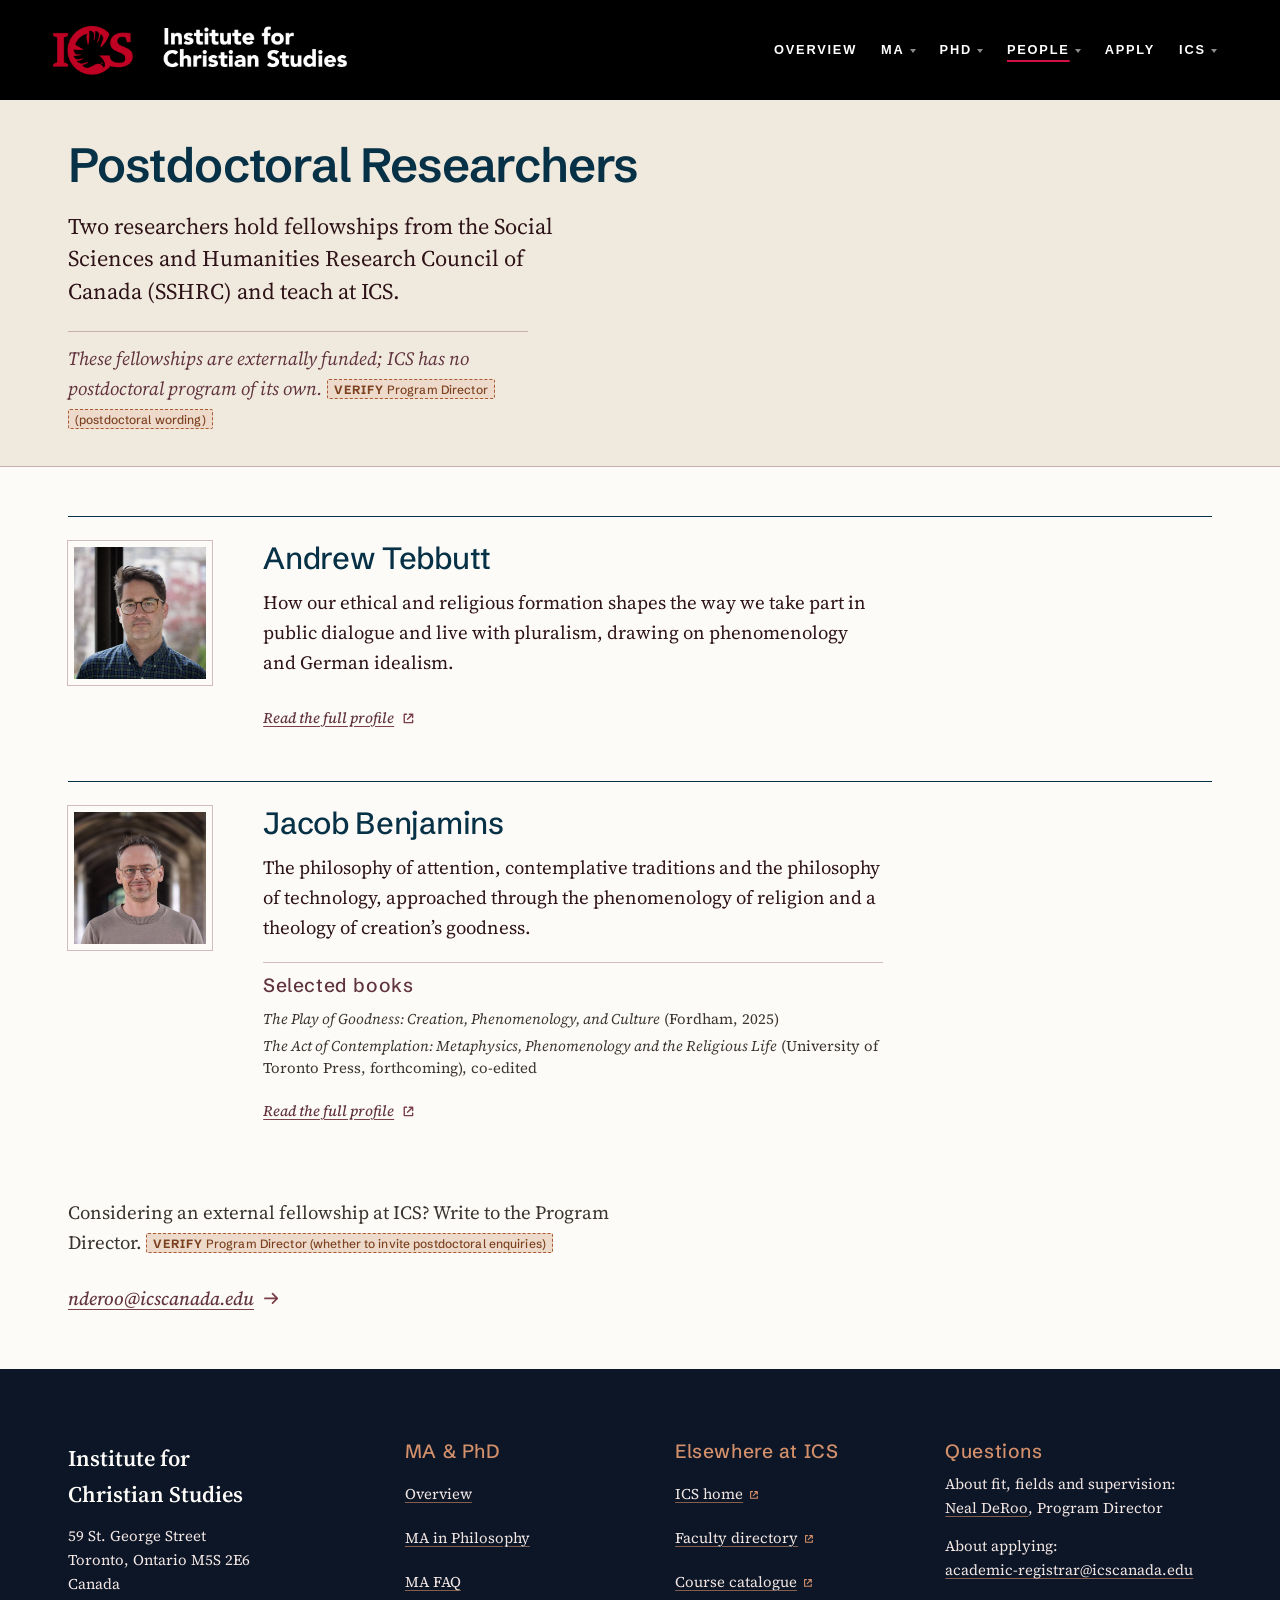
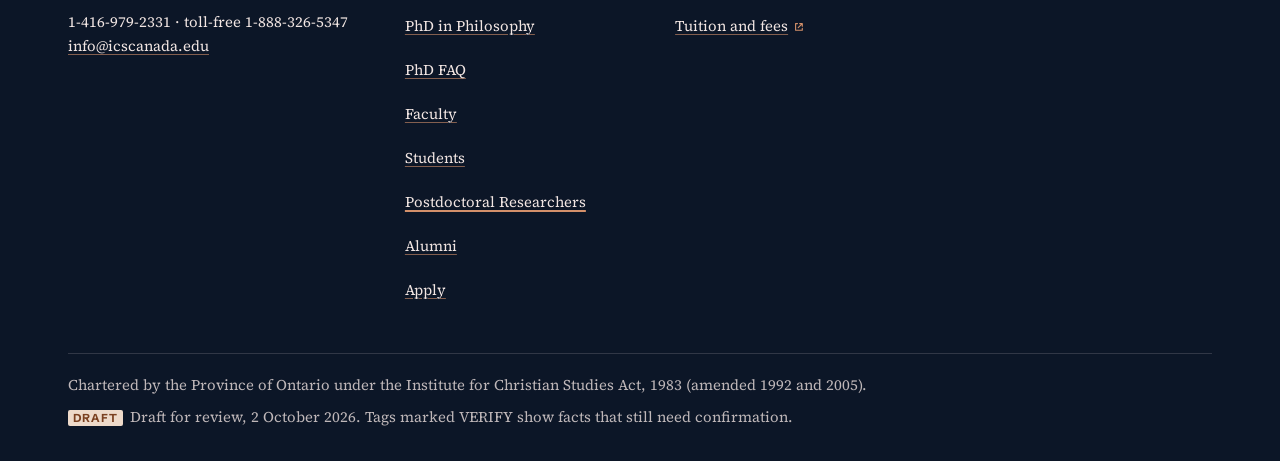
<file: docs/postdocs/index.html>
<!doctype html>
<html lang="en-CA">
<head>
<meta charset="utf-8">
<meta name="viewport" content="width=device-width, initial-scale=1">
<title>Postdoctoral Researchers | MA &amp; PhD at the Institute for Christian Studies</title>
<meta name="description" content="The SSHRC Postdoctoral Research Fellows currently based at the Institute for Christian Studies, and their research.">
<meta name="robots" content="noindex">
<meta property="og:title" content="Postdoctoral Researchers | MA &amp; PhD at the Institute for Christian Studies">
<meta property="og:description" content="The SSHRC Postdoctoral Research Fellows currently based at the Institute for Christian Studies, and their research.">
<meta name="theme-color" content="#000000">
<link rel="icon" type="image/png" href="../assets/img/logos/ics-favicon.png">
<link rel="preload" href="../assets/fonts/schibsted-grotesk-normal-latin.woff2" as="font" type="font/woff2" crossorigin>
<link rel="preload" href="../assets/fonts/source-serif-4-normal-latin.woff2" as="font" type="font/woff2" crossorigin>
<link rel="stylesheet" href="../assets/site.css">
<script src="../assets/site.js" defer></script>
</head>
<body class="page-people page-postdocs is-draft">
<a class="skip-link" href="#main">Skip to content</a>
<header class="ics-header">
  <div class="ics-header__inner">
    <a class="ics-header__logo-link" href="https://www.icscanada.edu/" target="_blank" rel="noopener">
      <img class="ics-header__logo-img" src="../assets/img/logos/ics-logo-white-red.png"
           alt="Institute for Christian Studies" width="900" height="160">
    </a>

    <nav aria-label="Main navigation">
      <ul class="ics-nav">
        <li class="ics-nav__item">
          <a class="ics-nav__link" href="../">Overview</a>
        </li>
        <li class="ics-nav__item">
          <button class="ics-nav__link" aria-expanded="false" aria-haspopup="true">MA<span class="ics-nav__caret"></span></button>
          <div class="ics-dropdown">
            <a class="ics-dropdown__link" href="../ma/">MA Overview</a>
            <a class="ics-dropdown__link" href="../ma/faq/">MA FAQ</a>
          </div>
        </li>
        <li class="ics-nav__item">
          <button class="ics-nav__link" aria-expanded="false" aria-haspopup="true">PhD<span class="ics-nav__caret"></span></button>
          <div class="ics-dropdown">
            <a class="ics-dropdown__link" href="../phd/">PhD Overview</a>
            <a class="ics-dropdown__link" href="../phd/faq/">PhD FAQ</a>
          </div>
        </li>
        <li class="ics-nav__item ics-nav__item--active">
          <button class="ics-nav__link" aria-expanded="false" aria-haspopup="true">People<span class="ics-nav__caret"></span></button>
          <div class="ics-dropdown">
            <a class="ics-dropdown__link" href="../faculty/">Faculty</a>
            <a class="ics-dropdown__link" href="../students/">Students</a>
            <a class="ics-dropdown__link" href="./" aria-current="page">Postdoctoral Researchers</a>
            <a class="ics-dropdown__link" href="../alumni/">Alumni</a>
          </div>
        </li>
        <li class="ics-nav__item">
          <a class="ics-nav__link" href="../apply/">Apply</a>
        </li>
        <li class="ics-nav__item">
          <button class="ics-nav__link" aria-expanded="false" aria-haspopup="true">ICS<span class="ics-nav__caret"></span></button>
          <div class="ics-dropdown">
            <a class="ics-dropdown__link" href="https://www.icscanada.edu/" target="_blank" rel="noopener">ICS Home</a>
            <a class="ics-dropdown__link" href="https://www.icscanada.edu/academics" target="_blank" rel="noopener">Programs</a>
            <a class="ics-dropdown__link" href="https://www.icscanada.edu/academics/courses-and-syllabi" target="_blank" rel="noopener">Courses &amp; Syllabi</a>
            <a class="ics-dropdown__link" href="https://www.icscanada.edu/admissions" target="_blank" rel="noopener">Admissions</a>
            <a class="ics-dropdown__link" href="https://www.icscanada.edu/research" target="_blank" rel="noopener">Research (CPRSE)</a>
            <a class="ics-dropdown__link" href="https://www.icscanada.edu/critical-faith-podcast" target="_blank" rel="noopener">Critical Faith Podcast</a>
          </div>
        </li>
      </ul>
    </nav>

    <button class="ics-burger" aria-label="Open menu" type="button">
      <span></span><span></span><span></span>
    </button>
  </div>
</header>

<div class="ics-mobile-menu" id="mobileMenu">
  <button class="ics-mobile-menu__close" aria-label="Close menu" type="button">&times;</button>
  <a class="ics-mobile-menu__link" href="../">Overview</a>
  <div class="ics-mobile-menu__group">
    <span class="ics-mobile-menu__link">MA</span>
    <div class="ics-mobile-menu__sub">
      <a href="../ma/">MA Overview</a>
      <a href="../ma/faq/">MA FAQ</a>
    </div>
  </div>
  <div class="ics-mobile-menu__group">
    <span class="ics-mobile-menu__link">PhD</span>
    <div class="ics-mobile-menu__sub">
      <a href="../phd/">PhD Overview</a>
      <a href="../phd/faq/">PhD FAQ</a>
    </div>
  </div>
  <div class="ics-mobile-menu__group">
    <span class="ics-mobile-menu__link">People</span>
    <div class="ics-mobile-menu__sub">
      <a href="../faculty/">Faculty</a>
      <a href="../students/">Students</a>
      <a class="is-current" href="./" aria-current="page">Postdoctoral Researchers</a>
      <a href="../alumni/">Alumni</a>
    </div>
  </div>
  <a class="ics-mobile-menu__link" href="../apply/">Apply</a>
  <div class="ics-mobile-menu__group">
    <span class="ics-mobile-menu__link">ICS</span>
    <div class="ics-mobile-menu__sub">
      <a href="https://www.icscanada.edu/" target="_blank" rel="noopener">ICS Home</a>
      <a href="https://www.icscanada.edu/academics" target="_blank" rel="noopener">Programs</a>
      <a href="https://www.icscanada.edu/academics/courses-and-syllabi" target="_blank" rel="noopener">Courses &amp; Syllabi</a>
      <a href="https://www.icscanada.edu/admissions" target="_blank" rel="noopener">Admissions</a>
      <a href="https://www.icscanada.edu/research" target="_blank" rel="noopener">Research (CPRSE)</a>
      <a href="https://www.icscanada.edu/critical-faith-podcast" target="_blank" rel="noopener">Critical Faith Podcast</a>
    </div>
  </div>
</div>
<main id="main" tabindex="-1">

<header class="page-head page-head--people">
  <div class="wrap page-head__grid">
    <div class="page-head__text">
      <h1>Postdoctoral Researchers</h1>
      <p class="lead">Two researchers hold fellowships from the Social Sciences and Humanities Research Council of Canada (SSHRC) and teach at ICS.</p>
      <p class="page-head__rubric">These fellowships are externally funded; ICS has no postdoctoral program of its own. <span class="verify"><span class="verify__tag">VERIFY</span> <span class="verify__who">Program Director (postdoctoral wording)</span></span></p>
    </div>
    
  </div>
</header>

<section class="section section--postdocs" aria-label="Postdoctoral Researchers">
  <div class="wrap">
    <article class="member member--postdoc member--compact" id="andrew-tebbutt">
  <div class="member__portrait"><img class="portrait" src="../assets/img/portraits/andrew-tebbutt.jpg" alt="Portrait of Andrew Tebbutt" width="480" height="480" loading="lazy" decoding="async"></div>
  <div class="member__id">
    <h2 class="member__name">Andrew Tebbutt</h2>
    <p class="member__focus">How our ethical and religious formation shapes the way we take part in public dialogue and live with pluralism, drawing on phenomenology and German idealism.</p>
    
    <p class="member__contact"><a class="icon-link" href="https://faculty.icscanada.edu/andrew-tebbutt/" target="_blank" rel="noopener"><span>Read the full profile</span><svg class="icon icon--external" viewBox="0 0 16 16" width="16" height="16" fill="none" stroke="currentColor" stroke-width="1.5" stroke-linecap="round" stroke-linejoin="round" aria-hidden="true" focusable="false"><path d="M6 3.5H3.5v9h9V10M9 3.5h3.5V7M12.5 3.5 7 9"/></svg></a></p>
  </div>
</article>
<article class="member member--postdoc member--compact" id="jacob-benjamins">
  <div class="member__portrait"><img class="portrait" src="../assets/img/portraits/jacob-benjamins.jpg" alt="Portrait of Jacob Benjamins" width="480" height="480" loading="lazy" decoding="async"></div>
  <div class="member__id">
    <h2 class="member__name">Jacob Benjamins</h2>
    <p class="member__focus">The philosophy of attention, contemplative traditions and the philosophy of technology, approached through the phenomenology of religion and a theology of creation’s goodness.</p>
    <section class="member__part"><h3>Selected books</h3><ul class="books"><li><em>The Play of Goodness: Creation, Phenomenology, and Culture</em> (Fordham, 2025)</li><li><em>The Act of Contemplation: Metaphysics, Phenomenology and the Religious Life</em> (University of Toronto Press, forthcoming), co-edited</li></ul></section>
    <p class="member__contact"><a class="icon-link" href="https://faculty.icscanada.edu/jacob-benjamins/" target="_blank" rel="noopener"><span>Read the full profile</span><svg class="icon icon--external" viewBox="0 0 16 16" width="16" height="16" fill="none" stroke="currentColor" stroke-width="1.5" stroke-linecap="round" stroke-linejoin="round" aria-hidden="true" focusable="false"><path d="M6 3.5H3.5v9h9V10M9 3.5h3.5V7M12.5 3.5 7 9"/></svg></a></p>
  </div>
</article>
    <div class="postdocs__enquiry"><p>Considering an external fellowship at ICS? Write to the Program Director. <span class="verify"><span class="verify__tag">VERIFY</span> <span class="verify__who">Program Director (whether to invite postdoctoral enquiries)</span></span></p><p><a class="arrow-link" href="mailto:nderoo@icscanada.edu"><span>nderoo@icscanada.edu</span><svg class="icon icon--arrow" viewBox="0 0 16 16" width="16" height="16" fill="none" stroke="currentColor" stroke-width="1.5" stroke-linecap="round" stroke-linejoin="round" aria-hidden="true" focusable="false"><path d="M2.5 8h10.5M9 4l4 4-4 4"/></svg></a></p></div>
  </div>
</section>
</main>
<footer class="site-footer" id="site-links">
  <div class="wrap site-footer__grid">
    <div class="site-footer__about">
      <p class="site-footer__name">Institute for Christian Studies</p>
      <p>59 St. George Street<br>Toronto, Ontario M5S 2E6<br>Canada</p>
      <p>1-416-979-2331 &middot; toll-free 1-888-326-5347<br><a href="mailto:info@icscanada.edu">info@icscanada.edu</a></p>
    </div>
    <nav class="site-footer__nav" aria-label="MA and PhD pages">
      <h2 class="site-footer__heading">MA &amp; PhD</h2>
      <ul><li><a href="../">Overview</a></li><li><a href="../ma/">MA in Philosophy</a></li><li><a href="../ma/faq/">MA FAQ</a></li><li><a href="../phd/">PhD in Philosophy</a></li><li><a href="../phd/faq/">PhD FAQ</a></li><li><a href="../faculty/">Faculty</a></li><li><a href="../students/">Students</a></li><li><a href="./" aria-current="page">Postdoctoral Researchers</a></li><li><a href="../alumni/">Alumni</a></li><li><a href="../apply/">Apply</a></li></ul>
    </nav>
    <nav class="site-footer__nav" aria-label="Elsewhere at ICS">
      <h2 class="site-footer__heading">Elsewhere at ICS</h2>
      <ul><li><a href="https://www.icscanada.edu/" target="_blank" rel="noopener">ICS home<svg class="icon icon--external" viewBox="0 0 16 16" width="16" height="16" fill="none" stroke="currentColor" stroke-width="1.5" stroke-linecap="round" stroke-linejoin="round" aria-hidden="true" focusable="false"><path d="M6 3.5H3.5v9h9V10M9 3.5h3.5V7M12.5 3.5 7 9"/></svg></a></li><li><a href="https://faculty.icscanada.edu/" target="_blank" rel="noopener">Faculty directory<svg class="icon icon--external" viewBox="0 0 16 16" width="16" height="16" fill="none" stroke="currentColor" stroke-width="1.5" stroke-linecap="round" stroke-linejoin="round" aria-hidden="true" focusable="false"><path d="M6 3.5H3.5v9h9V10M9 3.5h3.5V7M12.5 3.5 7 9"/></svg></a></li><li><a href="https://courses.icscanada.edu/" target="_blank" rel="noopener">Course catalogue<svg class="icon icon--external" viewBox="0 0 16 16" width="16" height="16" fill="none" stroke="currentColor" stroke-width="1.5" stroke-linecap="round" stroke-linejoin="round" aria-hidden="true" focusable="false"><path d="M6 3.5H3.5v9h9V10M9 3.5h3.5V7M12.5 3.5 7 9"/></svg></a></li><li><a href="https://www.icscanada.edu/admissions/tuition-fees" target="_blank" rel="noopener">Tuition and fees<svg class="icon icon--external" viewBox="0 0 16 16" width="16" height="16" fill="none" stroke="currentColor" stroke-width="1.5" stroke-linecap="round" stroke-linejoin="round" aria-hidden="true" focusable="false"><path d="M6 3.5H3.5v9h9V10M9 3.5h3.5V7M12.5 3.5 7 9"/></svg></a></li></ul>
    </nav>
    <div class="site-footer__contact">
      <h2 class="site-footer__heading">Questions</h2>
      <p>About fit, fields and supervision:<br><a href="mailto:nderoo@icscanada.edu">Neal DeRoo</a>, Program Director</p>
      <p>About applying:<br><a href="mailto:academic-registrar@icscanada.edu">academic-registrar@icscanada.edu</a></p>
    </div>
  </div>
  <div class="wrap site-footer__legal">
    <p>Chartered by the Province of Ontario under the Institute for Christian Studies Act, 1983 (amended 1992 and 2005).</p>
    <p class="site-footer__draft"><span class="verify__tag">DRAFT</span> Draft for review, 2 October 2026. Tags marked VERIFY show facts that still need confirmation.</p>
  </div>
</footer>
</body>
</html>
</file>
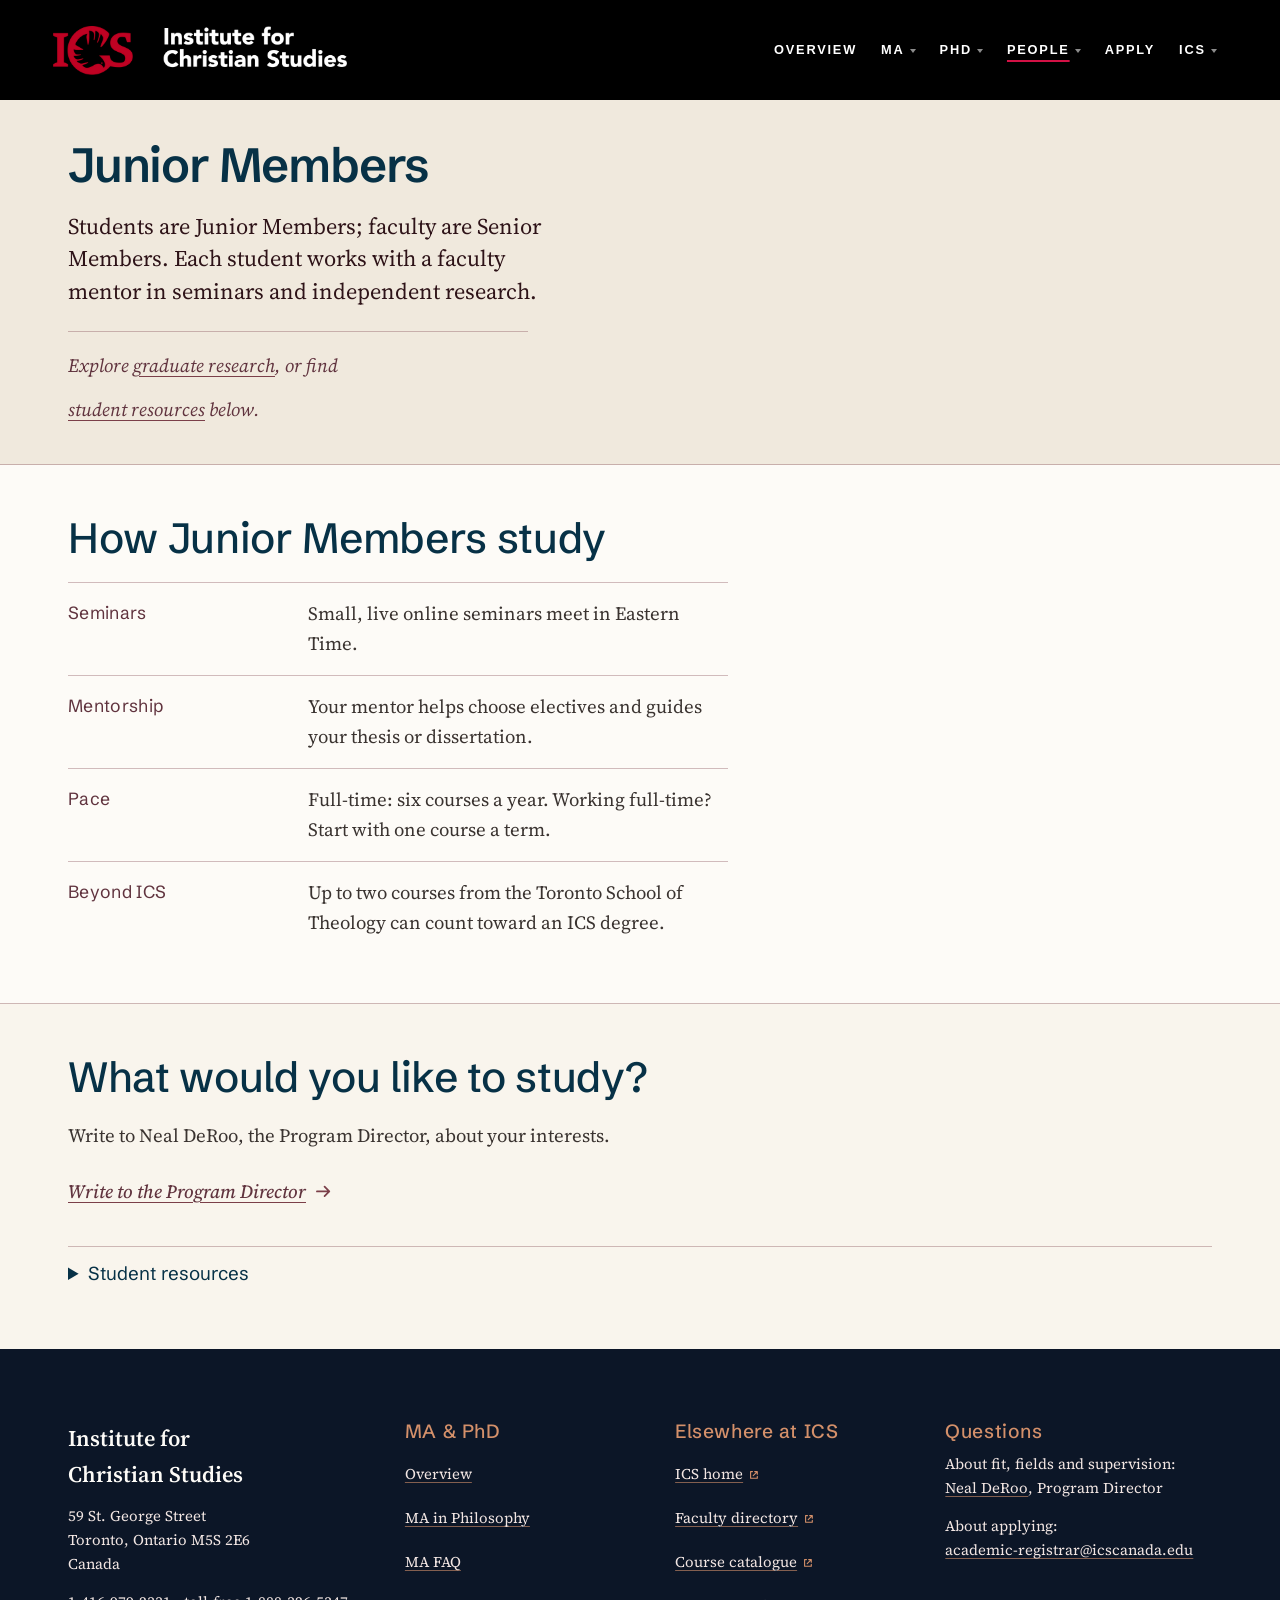
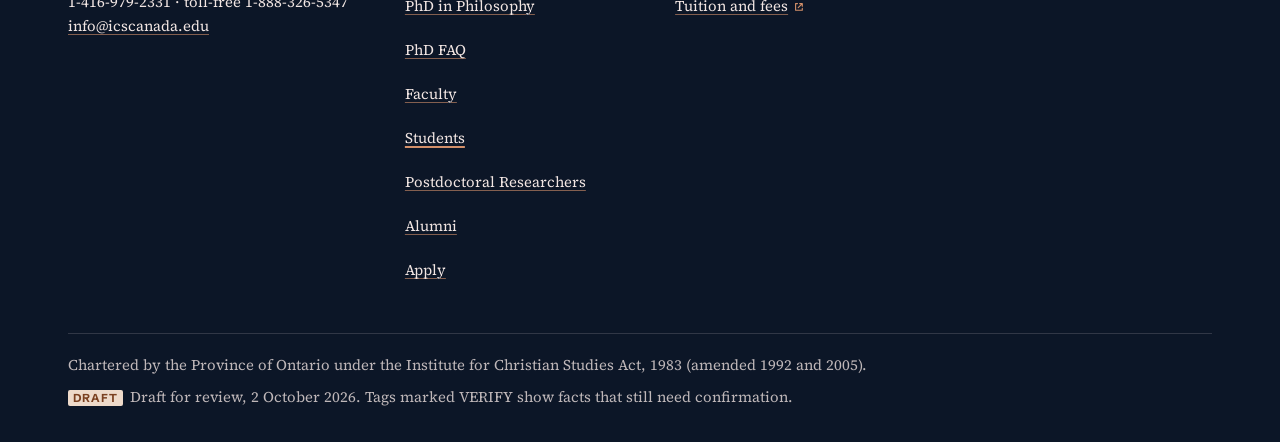
<file: docs/students/index.html>
<!doctype html>
<html lang="en-CA">
<head>
<meta charset="utf-8">
<meta name="viewport" content="width=device-width, initial-scale=1">
<title>Junior Members | MA &amp; PhD at the Institute for Christian Studies</title>
<meta name="description" content="What it is like to study in the ICS MA and PhD as a Junior Member: seminars, mentors, resources, and the work Junior Members write.">
<meta name="robots" content="noindex">
<meta property="og:title" content="Junior Members | MA &amp; PhD at the Institute for Christian Studies">
<meta property="og:description" content="What it is like to study in the ICS MA and PhD as a Junior Member: seminars, mentors, resources, and the work Junior Members write.">
<meta name="theme-color" content="#000000">
<link rel="icon" type="image/png" href="../assets/img/logos/ics-favicon.png">
<link rel="preload" href="../assets/fonts/schibsted-grotesk-normal-latin.woff2" as="font" type="font/woff2" crossorigin>
<link rel="preload" href="../assets/fonts/source-serif-4-normal-latin.woff2" as="font" type="font/woff2" crossorigin>
<link rel="stylesheet" href="../assets/site.css">
<script src="../assets/site.js" defer></script>
</head>
<body class="page-people page-students is-draft">
<a class="skip-link" href="#main">Skip to content</a>
<header class="ics-header">
  <div class="ics-header__inner">
    <a class="ics-header__logo-link" href="https://www.icscanada.edu/" target="_blank" rel="noopener">
      <img class="ics-header__logo-img" src="../assets/img/logos/ics-logo-white-red.png"
           alt="Institute for Christian Studies" width="900" height="160">
    </a>

    <nav aria-label="Main navigation">
      <ul class="ics-nav">
        <li class="ics-nav__item">
          <a class="ics-nav__link" href="../">Overview</a>
        </li>
        <li class="ics-nav__item">
          <button class="ics-nav__link" aria-expanded="false" aria-haspopup="true">MA<span class="ics-nav__caret"></span></button>
          <div class="ics-dropdown">
            <a class="ics-dropdown__link" href="../ma/">MA Overview</a>
            <a class="ics-dropdown__link" href="../ma/faq/">MA FAQ</a>
          </div>
        </li>
        <li class="ics-nav__item">
          <button class="ics-nav__link" aria-expanded="false" aria-haspopup="true">PhD<span class="ics-nav__caret"></span></button>
          <div class="ics-dropdown">
            <a class="ics-dropdown__link" href="../phd/">PhD Overview</a>
            <a class="ics-dropdown__link" href="../phd/faq/">PhD FAQ</a>
          </div>
        </li>
        <li class="ics-nav__item ics-nav__item--active">
          <button class="ics-nav__link" aria-expanded="false" aria-haspopup="true">People<span class="ics-nav__caret"></span></button>
          <div class="ics-dropdown">
            <a class="ics-dropdown__link" href="../faculty/">Faculty</a>
            <a class="ics-dropdown__link" href="./" aria-current="page">Students</a>
            <a class="ics-dropdown__link" href="../postdocs/">Postdoctoral Researchers</a>
            <a class="ics-dropdown__link" href="../alumni/">Alumni</a>
          </div>
        </li>
        <li class="ics-nav__item">
          <a class="ics-nav__link" href="../apply/">Apply</a>
        </li>
        <li class="ics-nav__item">
          <button class="ics-nav__link" aria-expanded="false" aria-haspopup="true">ICS<span class="ics-nav__caret"></span></button>
          <div class="ics-dropdown">
            <a class="ics-dropdown__link" href="https://www.icscanada.edu/" target="_blank" rel="noopener">ICS Home</a>
            <a class="ics-dropdown__link" href="https://www.icscanada.edu/academics" target="_blank" rel="noopener">Programs</a>
            <a class="ics-dropdown__link" href="https://www.icscanada.edu/academics/courses-and-syllabi" target="_blank" rel="noopener">Courses &amp; Syllabi</a>
            <a class="ics-dropdown__link" href="https://www.icscanada.edu/admissions" target="_blank" rel="noopener">Admissions</a>
            <a class="ics-dropdown__link" href="https://www.icscanada.edu/research" target="_blank" rel="noopener">Research (CPRSE)</a>
            <a class="ics-dropdown__link" href="https://www.icscanada.edu/critical-faith-podcast" target="_blank" rel="noopener">Critical Faith Podcast</a>
          </div>
        </li>
      </ul>
    </nav>

    <button class="ics-burger" aria-label="Open menu" type="button">
      <span></span><span></span><span></span>
    </button>
  </div>
</header>

<div class="ics-mobile-menu" id="mobileMenu">
  <button class="ics-mobile-menu__close" aria-label="Close menu" type="button">&times;</button>
  <a class="ics-mobile-menu__link" href="../">Overview</a>
  <div class="ics-mobile-menu__group">
    <span class="ics-mobile-menu__link">MA</span>
    <div class="ics-mobile-menu__sub">
      <a href="../ma/">MA Overview</a>
      <a href="../ma/faq/">MA FAQ</a>
    </div>
  </div>
  <div class="ics-mobile-menu__group">
    <span class="ics-mobile-menu__link">PhD</span>
    <div class="ics-mobile-menu__sub">
      <a href="../phd/">PhD Overview</a>
      <a href="../phd/faq/">PhD FAQ</a>
    </div>
  </div>
  <div class="ics-mobile-menu__group">
    <span class="ics-mobile-menu__link">People</span>
    <div class="ics-mobile-menu__sub">
      <a href="../faculty/">Faculty</a>
      <a class="is-current" href="./" aria-current="page">Students</a>
      <a href="../postdocs/">Postdoctoral Researchers</a>
      <a href="../alumni/">Alumni</a>
    </div>
  </div>
  <a class="ics-mobile-menu__link" href="../apply/">Apply</a>
  <div class="ics-mobile-menu__group">
    <span class="ics-mobile-menu__link">ICS</span>
    <div class="ics-mobile-menu__sub">
      <a href="https://www.icscanada.edu/" target="_blank" rel="noopener">ICS Home</a>
      <a href="https://www.icscanada.edu/academics" target="_blank" rel="noopener">Programs</a>
      <a href="https://www.icscanada.edu/academics/courses-and-syllabi" target="_blank" rel="noopener">Courses &amp; Syllabi</a>
      <a href="https://www.icscanada.edu/admissions" target="_blank" rel="noopener">Admissions</a>
      <a href="https://www.icscanada.edu/research" target="_blank" rel="noopener">Research (CPRSE)</a>
      <a href="https://www.icscanada.edu/critical-faith-podcast" target="_blank" rel="noopener">Critical Faith Podcast</a>
    </div>
  </div>
</div>
<main id="main" tabindex="-1">

<header class="page-head page-head--people">
  <div class="wrap page-head__grid">
    <div class="page-head__text">
      <h1>Junior Members</h1>
      <p class="lead">Students are Junior Members; faculty are Senior Members. Each student works with a faculty mentor in seminars and independent research.</p>
      <p class="page-head__rubric">Explore <a href="../alumni/">graduate research</a>, or find <a href="#resources-title">student resources</a> below.</p>
    </div>
    
  </div>
</header>

<section class="section" aria-labelledby="how-title">
  <div class="wrap">
    <h2 id="how-title" class="section__title">How Junior Members study</h2>
    
    
<dl class="reqs">
  <div><dt>Seminars</dt><dd>Small, live online seminars meet in Eastern Time.</dd></div>
  <div><dt>Mentorship</dt><dd>Your mentor helps choose electives and guides your thesis or dissertation.</dd></div>
  <div><dt>Pace</dt><dd><span class="nw">Full-time</span>: six courses a year. Working <span class="nw">full-time</span>? Start with one course a term.</dd></div>
  <div><dt>Beyond ICS</dt><dd>Up to two courses from the Toronto School of Theology can count toward an ICS degree.</dd></div>
</dl>
  </div>
</section>



<section class="section close" aria-labelledby="next-title">
  <div class="wrap">
    <h2 id="next-title" class="section__title">What would you like to study?</h2>
    
    <p>Write to Neal DeRoo, the Program Director, about your interests.</p>
<p><a class="arrow-link" href="mailto:nderoo@icscanada.edu"><span>Write to the Program Director</span><svg class="icon icon--arrow" viewBox="0 0 16 16" width="16" height="16" fill="none" stroke="currentColor" stroke-width="1.5" stroke-linecap="round" stroke-linejoin="round" aria-hidden="true" focusable="false"><path d="M2.5 8h10.5M9 4l4 4-4 4"/></svg></a></p>
<details class="student-resources" id="resources-title">
  <summary>Student resources</summary>
  <ul class="resources"><li class="resource"><a class="arrow-link" href="https://docs.google.com/document/d/1kSfPhAZedy3FQ79J6gkkio7kUHZVd3vxrWF6LgOOpK4/edit?usp=drive_link" target="_blank" rel="noopener"><span>Junior Member Handbook</span><svg class="icon icon--external" viewBox="0 0 16 16" width="16" height="16" fill="none" stroke="currentColor" stroke-width="1.5" stroke-linecap="round" stroke-linejoin="round" aria-hidden="true" focusable="false"><path d="M6 3.5H3.5v9h9V10M9 3.5h3.5V7M12.5 3.5 7 9"/></svg></a><p>Program requirements and timelines for the MA and PhD.</p></li><li class="resource"><a class="arrow-link" href="https://courses.icscanada.edu/" target="_blank" rel="noopener"><span>Course catalogue</span><svg class="icon icon--external" viewBox="0 0 16 16" width="16" height="16" fill="none" stroke="currentColor" stroke-width="1.5" stroke-linecap="round" stroke-linejoin="round" aria-hidden="true" focusable="false"><path d="M6 3.5H3.5v9h9V10M9 3.5h3.5V7M12.5 3.5 7 9"/></svg></a><p>This year’s seminars, syllabi and registration notes.</p></li><li class="resource"><a class="arrow-link" href="https://library.icscanada.edu/" target="_blank" rel="noopener"><span>ICS library</span><svg class="icon icon--external" viewBox="0 0 16 16" width="16" height="16" fill="none" stroke="currentColor" stroke-width="1.5" stroke-linecap="round" stroke-linejoin="round" aria-hidden="true" focusable="false"><path d="M6 3.5H3.5v9h9V10M9 3.5h3.5V7M12.5 3.5 7 9"/></svg></a><p>The Institute’s library catalogue.</p></li><li class="resource"><a class="arrow-link" href="https://ir.icscanada.edu/" target="_blank" rel="noopener"><span>Institutional repository</span><svg class="icon icon--external" viewBox="0 0 16 16" width="16" height="16" fill="none" stroke="currentColor" stroke-width="1.5" stroke-linecap="round" stroke-linejoin="round" aria-hidden="true" focusable="false"><path d="M6 3.5H3.5v9h9V10M9 3.5h3.5V7M12.5 3.5 7 9"/></svg></a><p>Theses, dissertations and ICS scholarship.</p></li><li class="resource"><a class="arrow-link" href="https://www.icscanada.edu/academics/transcript-request" target="_blank" rel="noopener"><span>Transcript request</span><svg class="icon icon--external" viewBox="0 0 16 16" width="16" height="16" fill="none" stroke="currentColor" stroke-width="1.5" stroke-linecap="round" stroke-linejoin="round" aria-hidden="true" focusable="false"><path d="M6 3.5H3.5v9h9V10M9 3.5h3.5V7M12.5 3.5 7 9"/></svg></a><p>Order an official transcript.</p></li></ul>
</details>
  </div>
</section>
</main>
<footer class="site-footer" id="site-links">
  <div class="wrap site-footer__grid">
    <div class="site-footer__about">
      <p class="site-footer__name">Institute for Christian Studies</p>
      <p>59 St. George Street<br>Toronto, Ontario M5S 2E6<br>Canada</p>
      <p>1-416-979-2331 &middot; toll-free 1-888-326-5347<br><a href="mailto:info@icscanada.edu">info@icscanada.edu</a></p>
    </div>
    <nav class="site-footer__nav" aria-label="MA and PhD pages">
      <h2 class="site-footer__heading">MA &amp; PhD</h2>
      <ul><li><a href="../">Overview</a></li><li><a href="../ma/">MA in Philosophy</a></li><li><a href="../ma/faq/">MA FAQ</a></li><li><a href="../phd/">PhD in Philosophy</a></li><li><a href="../phd/faq/">PhD FAQ</a></li><li><a href="../faculty/">Faculty</a></li><li><a href="./" aria-current="page">Students</a></li><li><a href="../postdocs/">Postdoctoral Researchers</a></li><li><a href="../alumni/">Alumni</a></li><li><a href="../apply/">Apply</a></li></ul>
    </nav>
    <nav class="site-footer__nav" aria-label="Elsewhere at ICS">
      <h2 class="site-footer__heading">Elsewhere at ICS</h2>
      <ul><li><a href="https://www.icscanada.edu/" target="_blank" rel="noopener">ICS home<svg class="icon icon--external" viewBox="0 0 16 16" width="16" height="16" fill="none" stroke="currentColor" stroke-width="1.5" stroke-linecap="round" stroke-linejoin="round" aria-hidden="true" focusable="false"><path d="M6 3.5H3.5v9h9V10M9 3.5h3.5V7M12.5 3.5 7 9"/></svg></a></li><li><a href="https://faculty.icscanada.edu/" target="_blank" rel="noopener">Faculty directory<svg class="icon icon--external" viewBox="0 0 16 16" width="16" height="16" fill="none" stroke="currentColor" stroke-width="1.5" stroke-linecap="round" stroke-linejoin="round" aria-hidden="true" focusable="false"><path d="M6 3.5H3.5v9h9V10M9 3.5h3.5V7M12.5 3.5 7 9"/></svg></a></li><li><a href="https://courses.icscanada.edu/" target="_blank" rel="noopener">Course catalogue<svg class="icon icon--external" viewBox="0 0 16 16" width="16" height="16" fill="none" stroke="currentColor" stroke-width="1.5" stroke-linecap="round" stroke-linejoin="round" aria-hidden="true" focusable="false"><path d="M6 3.5H3.5v9h9V10M9 3.5h3.5V7M12.5 3.5 7 9"/></svg></a></li><li><a href="https://www.icscanada.edu/admissions/tuition-fees" target="_blank" rel="noopener">Tuition and fees<svg class="icon icon--external" viewBox="0 0 16 16" width="16" height="16" fill="none" stroke="currentColor" stroke-width="1.5" stroke-linecap="round" stroke-linejoin="round" aria-hidden="true" focusable="false"><path d="M6 3.5H3.5v9h9V10M9 3.5h3.5V7M12.5 3.5 7 9"/></svg></a></li></ul>
    </nav>
    <div class="site-footer__contact">
      <h2 class="site-footer__heading">Questions</h2>
      <p>About fit, fields and supervision:<br><a href="mailto:nderoo@icscanada.edu">Neal DeRoo</a>, Program Director</p>
      <p>About applying:<br><a href="mailto:academic-registrar@icscanada.edu">academic-registrar@icscanada.edu</a></p>
    </div>
  </div>
  <div class="wrap site-footer__legal">
    <p>Chartered by the Province of Ontario under the Institute for Christian Studies Act, 1983 (amended 1992 and 2005).</p>
    <p class="site-footer__draft"><span class="verify__tag">DRAFT</span> Draft for review, 2 October 2026. Tags marked VERIFY show facts that still need confirmation.</p>
  </div>
</footer>
</body>
</html>
</file>
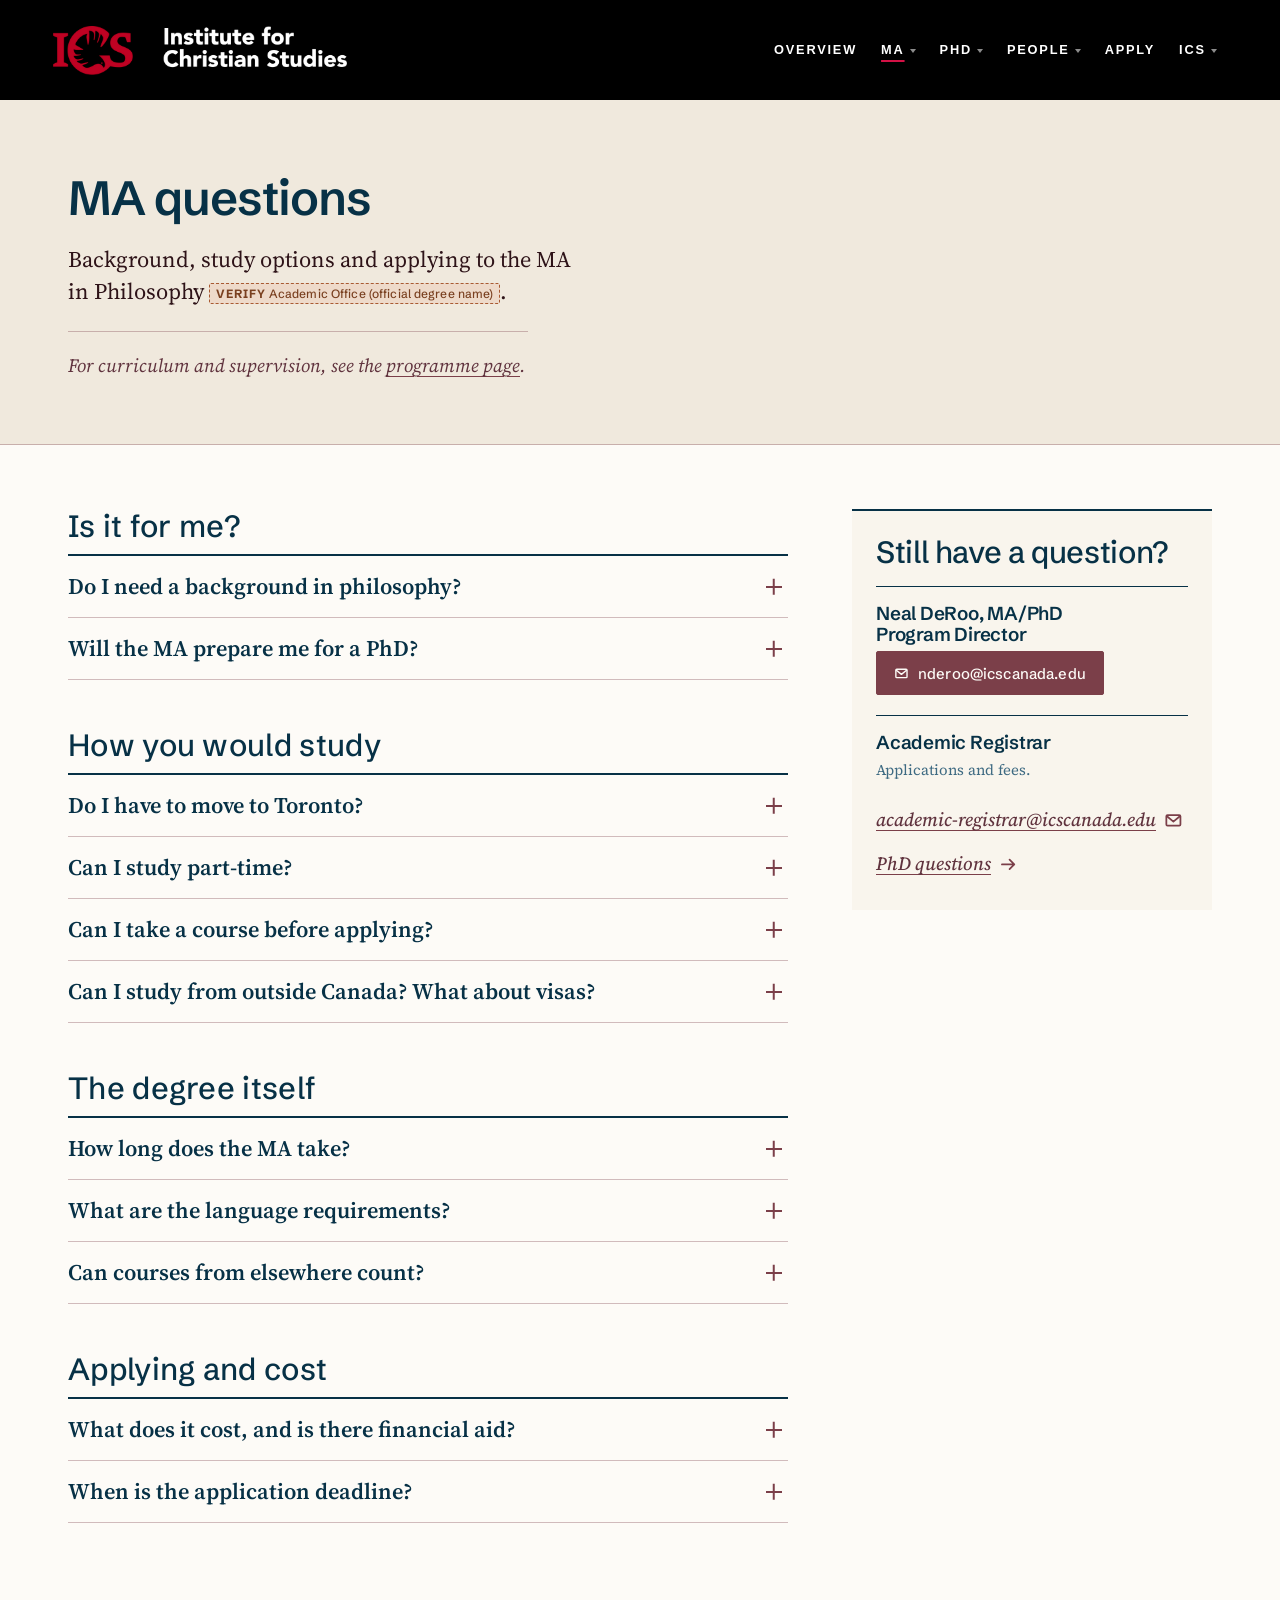
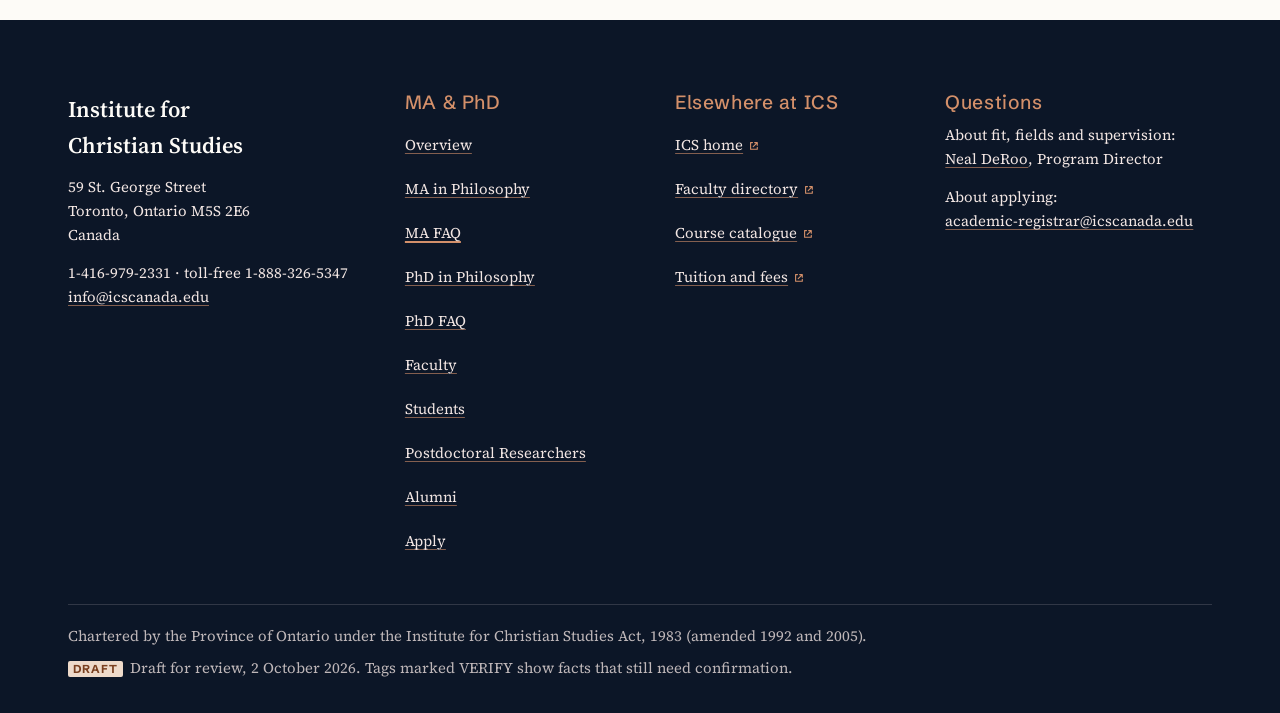
<file: docs/ma/faq/index.html>
<!doctype html>
<html lang="en-CA">
<head>
<meta charset="utf-8">
<meta name="viewport" content="width=device-width, initial-scale=1">
<title>MA questions | MA &amp; PhD at the Institute for Christian Studies</title>
<meta name="description" content="Answers to common questions about the ICS MA in Philosophy: background, online and part-time study, curriculum, thesis, languages, tuition and applying.">
<meta name="robots" content="noindex">
<meta property="og:title" content="MA questions | MA &amp; PhD at the Institute for Christian Studies">
<meta property="og:description" content="Answers to common questions about the ICS MA in Philosophy: background, online and part-time study, curriculum, thesis, languages, tuition and applying.">
<meta name="theme-color" content="#000000">
<link rel="icon" type="image/png" href="../../assets/img/logos/ics-favicon.png">
<link rel="preload" href="../../assets/fonts/schibsted-grotesk-normal-latin.woff2" as="font" type="font/woff2" crossorigin>
<link rel="preload" href="../../assets/fonts/source-serif-4-normal-latin.woff2" as="font" type="font/woff2" crossorigin>
<link rel="stylesheet" href="../../assets/site.css">
<script src="../../assets/site.js" defer></script>
</head>
<body class="page-faq is-draft">
<a class="skip-link" href="#main">Skip to content</a>
<header class="ics-header">
  <div class="ics-header__inner">
    <a class="ics-header__logo-link" href="https://www.icscanada.edu/" target="_blank" rel="noopener">
      <img class="ics-header__logo-img" src="../../assets/img/logos/ics-logo-white-red.png"
           alt="Institute for Christian Studies" width="900" height="160">
    </a>

    <nav aria-label="Main navigation">
      <ul class="ics-nav">
        <li class="ics-nav__item">
          <a class="ics-nav__link" href="../../">Overview</a>
        </li>
        <li class="ics-nav__item ics-nav__item--active">
          <button class="ics-nav__link" aria-expanded="false" aria-haspopup="true">MA<span class="ics-nav__caret"></span></button>
          <div class="ics-dropdown">
            <a class="ics-dropdown__link" href="../../ma/">MA Overview</a>
            <a class="ics-dropdown__link" href="./" aria-current="page">MA FAQ</a>
          </div>
        </li>
        <li class="ics-nav__item">
          <button class="ics-nav__link" aria-expanded="false" aria-haspopup="true">PhD<span class="ics-nav__caret"></span></button>
          <div class="ics-dropdown">
            <a class="ics-dropdown__link" href="../../phd/">PhD Overview</a>
            <a class="ics-dropdown__link" href="../../phd/faq/">PhD FAQ</a>
          </div>
        </li>
        <li class="ics-nav__item">
          <button class="ics-nav__link" aria-expanded="false" aria-haspopup="true">People<span class="ics-nav__caret"></span></button>
          <div class="ics-dropdown">
            <a class="ics-dropdown__link" href="../../faculty/">Faculty</a>
            <a class="ics-dropdown__link" href="../../students/">Students</a>
            <a class="ics-dropdown__link" href="../../postdocs/">Postdoctoral Researchers</a>
            <a class="ics-dropdown__link" href="../../alumni/">Alumni</a>
          </div>
        </li>
        <li class="ics-nav__item">
          <a class="ics-nav__link" href="../../apply/">Apply</a>
        </li>
        <li class="ics-nav__item">
          <button class="ics-nav__link" aria-expanded="false" aria-haspopup="true">ICS<span class="ics-nav__caret"></span></button>
          <div class="ics-dropdown">
            <a class="ics-dropdown__link" href="https://www.icscanada.edu/" target="_blank" rel="noopener">ICS Home</a>
            <a class="ics-dropdown__link" href="https://www.icscanada.edu/academics" target="_blank" rel="noopener">Programs</a>
            <a class="ics-dropdown__link" href="https://www.icscanada.edu/academics/courses-and-syllabi" target="_blank" rel="noopener">Courses &amp; Syllabi</a>
            <a class="ics-dropdown__link" href="https://www.icscanada.edu/admissions" target="_blank" rel="noopener">Admissions</a>
            <a class="ics-dropdown__link" href="https://www.icscanada.edu/research" target="_blank" rel="noopener">Research (CPRSE)</a>
            <a class="ics-dropdown__link" href="https://www.icscanada.edu/critical-faith-podcast" target="_blank" rel="noopener">Critical Faith Podcast</a>
          </div>
        </li>
      </ul>
    </nav>

    <button class="ics-burger" aria-label="Open menu" type="button">
      <span></span><span></span><span></span>
    </button>
  </div>
</header>

<div class="ics-mobile-menu" id="mobileMenu">
  <button class="ics-mobile-menu__close" aria-label="Close menu" type="button">&times;</button>
  <a class="ics-mobile-menu__link" href="../../">Overview</a>
  <div class="ics-mobile-menu__group">
    <span class="ics-mobile-menu__link">MA</span>
    <div class="ics-mobile-menu__sub">
      <a href="../../ma/">MA Overview</a>
      <a class="is-current" href="./" aria-current="page">MA FAQ</a>
    </div>
  </div>
  <div class="ics-mobile-menu__group">
    <span class="ics-mobile-menu__link">PhD</span>
    <div class="ics-mobile-menu__sub">
      <a href="../../phd/">PhD Overview</a>
      <a href="../../phd/faq/">PhD FAQ</a>
    </div>
  </div>
  <div class="ics-mobile-menu__group">
    <span class="ics-mobile-menu__link">People</span>
    <div class="ics-mobile-menu__sub">
      <a href="../../faculty/">Faculty</a>
      <a href="../../students/">Students</a>
      <a href="../../postdocs/">Postdoctoral Researchers</a>
      <a href="../../alumni/">Alumni</a>
    </div>
  </div>
  <a class="ics-mobile-menu__link" href="../../apply/">Apply</a>
  <div class="ics-mobile-menu__group">
    <span class="ics-mobile-menu__link">ICS</span>
    <div class="ics-mobile-menu__sub">
      <a href="https://www.icscanada.edu/" target="_blank" rel="noopener">ICS Home</a>
      <a href="https://www.icscanada.edu/academics" target="_blank" rel="noopener">Programs</a>
      <a href="https://www.icscanada.edu/academics/courses-and-syllabi" target="_blank" rel="noopener">Courses &amp; Syllabi</a>
      <a href="https://www.icscanada.edu/admissions" target="_blank" rel="noopener">Admissions</a>
      <a href="https://www.icscanada.edu/research" target="_blank" rel="noopener">Research (CPRSE)</a>
      <a href="https://www.icscanada.edu/critical-faith-podcast" target="_blank" rel="noopener">Critical Faith Podcast</a>
    </div>
  </div>
</div>
<main id="main" tabindex="-1">

<header class="page-head page-head--faq">
  <div class="wrap page-head__grid">
    <div class="page-head__text">
      <h1>MA questions</h1>
      <p class="lead">Background, study options and applying to the MA in Philosophy <span class="verify"><span class="verify__tag">VERIFY</span> <span class="verify__who">Academic Office (official degree name)</span></span>.</p>
      <p class="page-head__rubric">For curriculum and supervision, see the <a href="../../ma/">programme page</a>.</p>
    </div>
    
  </div>
</header>
<div class="wrap faq">
  <div class="faq__list">
<section class="faq__group" aria-labelledby="faq-fit">
  <h2 class="faq__heading" id="faq-fit">Is it for me?</h2>
<details class="faq__item" id="do-i-need-a-background-in-philosophy">
  <summary class="faq__q">Do I need a background in philosophy?</summary>
  <div class="faq__a"><p>No. Theology and biblical studies are also fields at ICS. You need a four-year degree or equivalent; a related concentration is preferred.</p></div>
</details>
<details class="faq__item" id="will-the-ma-prepare-me-for-a-phd">
  <summary class="faq__q">Will the MA prepare me for a PhD?</summary>
  <div class="faq__a"><p>Yes. The thesis and oral defence develop the independent research doctoral programs expect.</p></div>
</details>
</section>
<section class="faq__group" aria-labelledby="faq-study">
  <h2 class="faq__heading" id="faq-study">How you would study</h2>
<details class="faq__item" id="do-i-have-to-move-to-toronto">
  <summary class="faq__q">Do I have to move to Toronto?</summary>
  <div class="faq__a"><p>No. The 2026–27 seminars meet online, live, at weekly times in Eastern Time (Toronto). The conjoint PhD adds a residency in Amsterdam.</p></div>
</details>
<details class="faq__item" id="can-i-study-part-time">
  <summary class="faq__q">Can I study part-time?</summary>
  <div class="faq__a"><p>Yes, from the start. If you work <span class="nw">full-time</span>, ICS recommends one course a term. Plan your pace with your mentor.</p></div>
</details>
<details class="faq__item" id="can-i-take-a-course-before-applying">
  <summary class="faq__q">Can I take a course before applying?</summary>
  <div class="faq__a"><p>Yes. Take a couple of courses for credit; they can later count toward a degree. Ask the Academic Registrar for a registration form.</p></div>
</details>
<details class="faq__item" id="can-i-study-from-outside-canada-what-about-visas">
  <summary class="faq__q">Can I study from outside Canada? What about visas?</summary>
  <div class="faq__a"><p>Yes. The 2026–27 seminars are online.</p><p>ICS cannot currently offer student visas; international students study online. <span class="verify"><span class="verify__tag">VERIFY</span> <span class="verify__who">Academic Office (current international-student and visa wording) — VERIFY BEFORE PUBLICATION</span></span></p></div>
</details>
</section>
<section class="faq__group" aria-labelledby="faq-program">
  <h2 class="faq__heading" id="faq-program">The degree itself</h2>
<details class="faq__item" id="how-long-does-the-ma-take">
  <summary class="faq__q">How long does the MA take?</summary>
  <div class="faq__a"><p>Two years <span class="nw">full-time</span>; longer <span class="nw">part-time</span>. See the <a href="../../ma/">MA course sequence</a>.</p></div>
</details>
<details class="faq__item" id="what-are-the-language-requirements">
  <summary class="faq__q">What are the language requirements?</summary>
  <div class="faq__a"><p>Reading knowledge of one language other than English, relevant to your thesis or field, before the thesis examination. An approved language course usually counts as an elective.</p></div>
</details>
<details class="faq__item" id="can-courses-from-elsewhere-count">
  <summary class="faq__q">Can courses from elsewhere count?</summary>
  <div class="faq__a"><p>Yes. Up to two Toronto School of Theology courses can count. ICS also accepts up to two suitable transfer credits, excluding courses used for a completed degree.</p></div>
</details>
</section>
<section class="faq__group" aria-labelledby="faq-apply">
  <h2 class="faq__heading" id="faq-apply">Applying and cost</h2>
<details class="faq__item" id="what-does-it-cost-and-is-there-financial-aid">
  <summary class="faq__q">What does it cost, and is there financial aid?</summary>
  <div class="faq__a"><p>Current costs are on the <a href="https://www.icscanada.edu/admissions/tuition-fees" target="_blank" rel="noopener">tuition and fees page</a>.</p><p>Ask the Registrar about aid. Decisions have historically been annual, for students admitted by the deadline. <span class="verify"><span class="verify__tag">VERIFY</span> <span class="verify__who">Academic Office (current financial-aid process and any scholarships)</span></span></p></div>
</details>
<details class="faq__item" id="when-is-the-application-deadline">
  <summary class="faq__q">When is the application deadline?</summary>
  <div class="faq__a"><p>February 1, for fall admission. <span class="verify"><span class="verify__tag">VERIFY</span> <span class="verify__who">Academic Office (current application deadline)</span></span> See <a href="../../apply/">how to apply</a>.</p><p>Late applications are considered individually, usually without financial aid. <span class="verify"><span class="verify__tag">VERIFY</span> <span class="verify__who">Academic Office (late applications and aid)</span></span></p></div>
</details>
</section>
  </div>
  <aside class="faq__aside" aria-label="Still have a question?">
    <h2 class="faq__aside-title">Still have a question?</h2>
    <div class="contacts contacts--compact">
  <div class="contact">
    <h3 class="contact__who">Neal DeRoo, MA/PhD Program Director</h3>
    <p><a class="button" href="mailto:nderoo@icscanada.edu"><svg class="icon icon--mail" viewBox="0 0 16 16" width="16" height="16" fill="none" stroke="currentColor" stroke-width="1.5" stroke-linecap="round" stroke-linejoin="round" aria-hidden="true" focusable="false"><rect x="2" y="3.5" width="12" height="9" rx="1"/><path d="m2.5 4.5 5.5 4.5 5.5-4.5"/></svg><span>nderoo@icscanada.edu</span></a></p>
  </div>
  <div class="contact">
    <h3 class="contact__who">Academic Registrar</h3>
    <p class="contact__for">Applications and fees.</p>
    <p><a class="arrow-link" href="mailto:academic-registrar@icscanada.edu"><span>academic-registrar@icscanada.edu</span><svg class="icon icon--mail" viewBox="0 0 16 16" width="16" height="16" fill="none" stroke="currentColor" stroke-width="1.5" stroke-linecap="round" stroke-linejoin="round" aria-hidden="true" focusable="false"><rect x="2" y="3.5" width="12" height="9" rx="1"/><path d="m2.5 4.5 5.5 4.5 5.5-4.5"/></svg></a></p>
  </div>
</div>
    <p><a class="arrow-link" href="../../phd/faq/"><span>PhD questions</span><svg class="icon icon--arrow" viewBox="0 0 16 16" width="16" height="16" fill="none" stroke="currentColor" stroke-width="1.5" stroke-linecap="round" stroke-linejoin="round" aria-hidden="true" focusable="false"><path d="M2.5 8h10.5M9 4l4 4-4 4"/></svg></a></p>
  </aside>
</div>
</main>
<footer class="site-footer" id="site-links">
  <div class="wrap site-footer__grid">
    <div class="site-footer__about">
      <p class="site-footer__name">Institute for Christian Studies</p>
      <p>59 St. George Street<br>Toronto, Ontario M5S 2E6<br>Canada</p>
      <p>1-416-979-2331 &middot; toll-free 1-888-326-5347<br><a href="mailto:info@icscanada.edu">info@icscanada.edu</a></p>
    </div>
    <nav class="site-footer__nav" aria-label="MA and PhD pages">
      <h2 class="site-footer__heading">MA &amp; PhD</h2>
      <ul><li><a href="../../">Overview</a></li><li><a href="../../ma/">MA in Philosophy</a></li><li><a href="./" aria-current="page">MA FAQ</a></li><li><a href="../../phd/">PhD in Philosophy</a></li><li><a href="../../phd/faq/">PhD FAQ</a></li><li><a href="../../faculty/">Faculty</a></li><li><a href="../../students/">Students</a></li><li><a href="../../postdocs/">Postdoctoral Researchers</a></li><li><a href="../../alumni/">Alumni</a></li><li><a href="../../apply/">Apply</a></li></ul>
    </nav>
    <nav class="site-footer__nav" aria-label="Elsewhere at ICS">
      <h2 class="site-footer__heading">Elsewhere at ICS</h2>
      <ul><li><a href="https://www.icscanada.edu/" target="_blank" rel="noopener">ICS home<svg class="icon icon--external" viewBox="0 0 16 16" width="16" height="16" fill="none" stroke="currentColor" stroke-width="1.5" stroke-linecap="round" stroke-linejoin="round" aria-hidden="true" focusable="false"><path d="M6 3.5H3.5v9h9V10M9 3.5h3.5V7M12.5 3.5 7 9"/></svg></a></li><li><a href="https://faculty.icscanada.edu/" target="_blank" rel="noopener">Faculty directory<svg class="icon icon--external" viewBox="0 0 16 16" width="16" height="16" fill="none" stroke="currentColor" stroke-width="1.5" stroke-linecap="round" stroke-linejoin="round" aria-hidden="true" focusable="false"><path d="M6 3.5H3.5v9h9V10M9 3.5h3.5V7M12.5 3.5 7 9"/></svg></a></li><li><a href="https://courses.icscanada.edu/" target="_blank" rel="noopener">Course catalogue<svg class="icon icon--external" viewBox="0 0 16 16" width="16" height="16" fill="none" stroke="currentColor" stroke-width="1.5" stroke-linecap="round" stroke-linejoin="round" aria-hidden="true" focusable="false"><path d="M6 3.5H3.5v9h9V10M9 3.5h3.5V7M12.5 3.5 7 9"/></svg></a></li><li><a href="https://www.icscanada.edu/admissions/tuition-fees" target="_blank" rel="noopener">Tuition and fees<svg class="icon icon--external" viewBox="0 0 16 16" width="16" height="16" fill="none" stroke="currentColor" stroke-width="1.5" stroke-linecap="round" stroke-linejoin="round" aria-hidden="true" focusable="false"><path d="M6 3.5H3.5v9h9V10M9 3.5h3.5V7M12.5 3.5 7 9"/></svg></a></li></ul>
    </nav>
    <div class="site-footer__contact">
      <h2 class="site-footer__heading">Questions</h2>
      <p>About fit, fields and supervision:<br><a href="mailto:nderoo@icscanada.edu">Neal DeRoo</a>, Program Director</p>
      <p>About applying:<br><a href="mailto:academic-registrar@icscanada.edu">academic-registrar@icscanada.edu</a></p>
    </div>
  </div>
  <div class="wrap site-footer__legal">
    <p>Chartered by the Province of Ontario under the Institute for Christian Studies Act, 1983 (amended 1992 and 2005).</p>
    <p class="site-footer__draft"><span class="verify__tag">DRAFT</span> Draft for review, 2 October 2026. Tags marked VERIFY show facts that still need confirmation.</p>
  </div>
</footer>
</body>
</html>
</file>
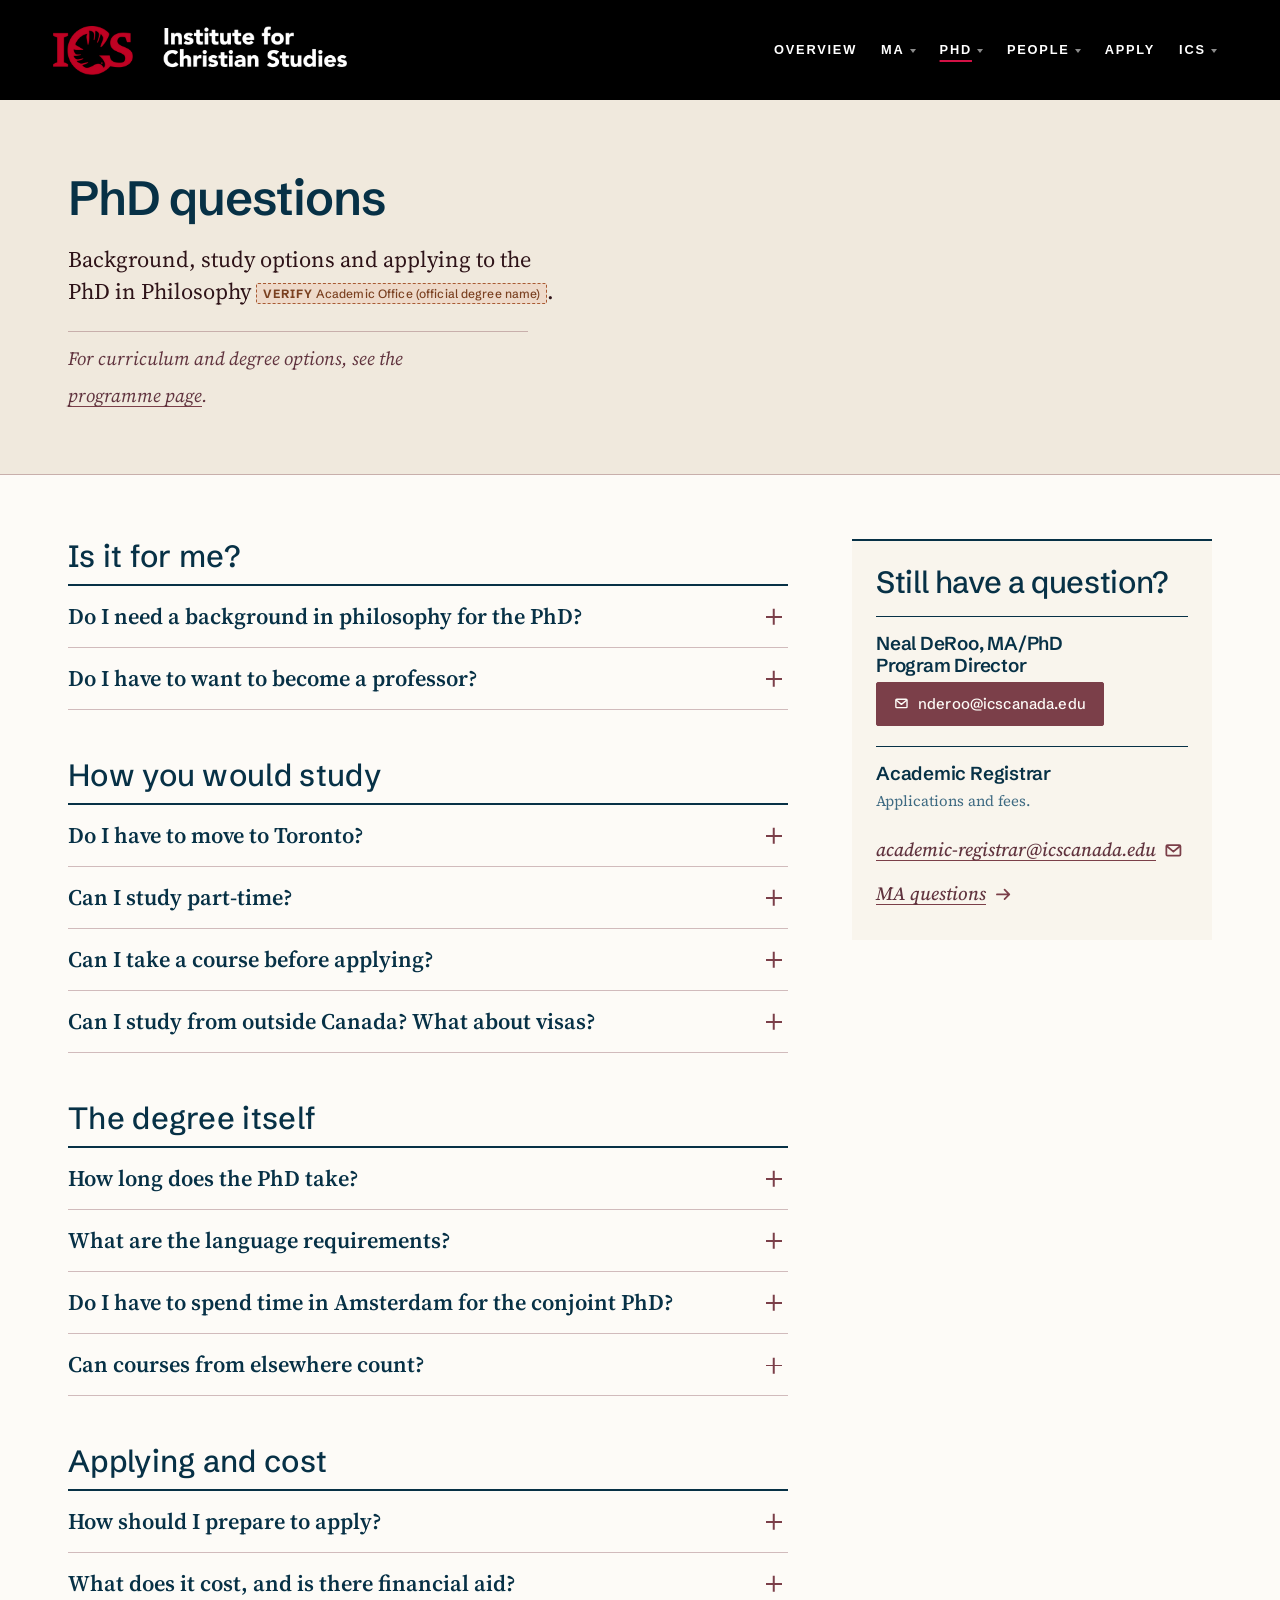
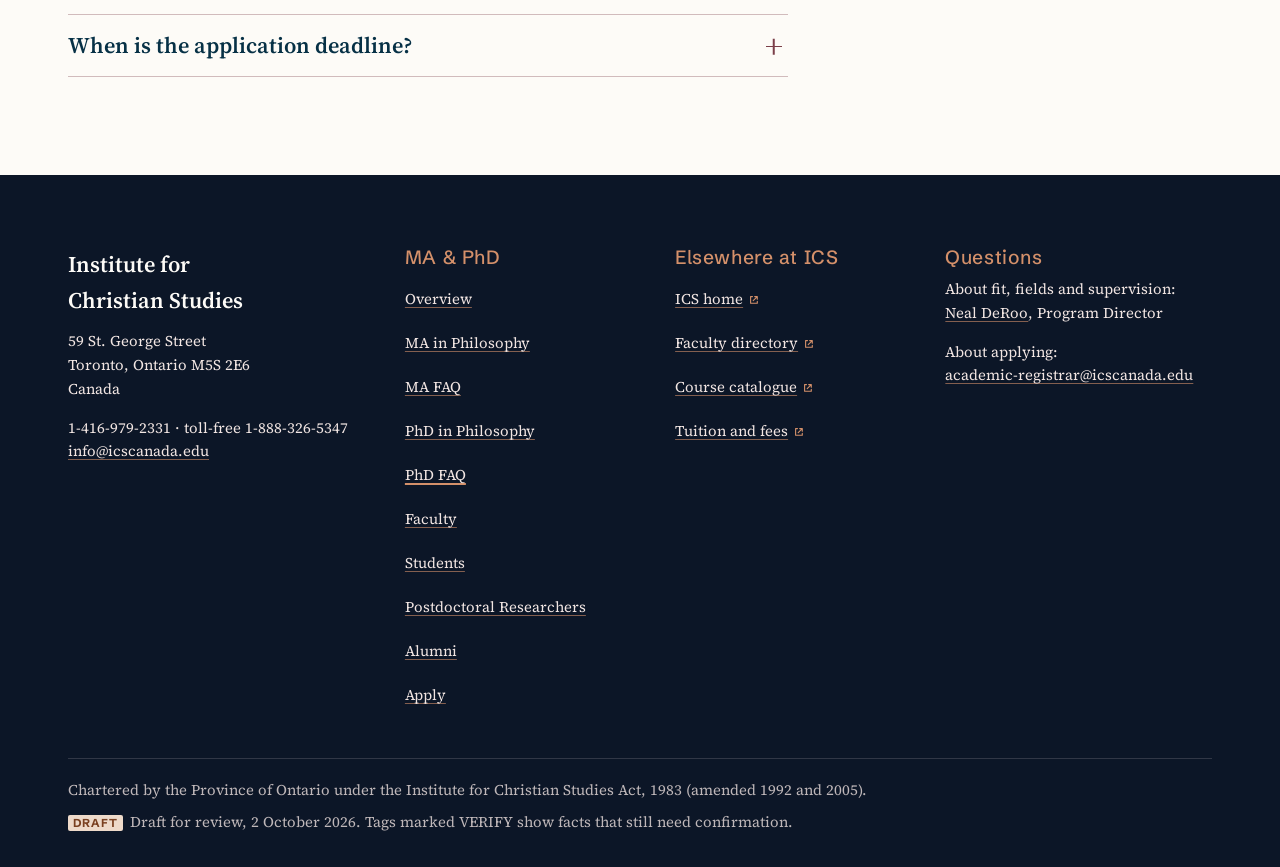
<file: docs/phd/faq/index.html>
<!doctype html>
<html lang="en-CA">
<head>
<meta charset="utf-8">
<meta name="viewport" content="width=device-width, initial-scale=1">
<title>PhD questions | MA &amp; PhD at the Institute for Christian Studies</title>
<meta name="description" content="Answers to common questions about the ICS PhD in Philosophy: admissions, part-time and online study, visas, VU residency, candidacy, languages, completion time and funding.">
<meta name="robots" content="noindex">
<meta property="og:title" content="PhD questions | MA &amp; PhD at the Institute for Christian Studies">
<meta property="og:description" content="Answers to common questions about the ICS PhD in Philosophy: admissions, part-time and online study, visas, VU residency, candidacy, languages, completion time and funding.">
<meta name="theme-color" content="#000000">
<link rel="icon" type="image/png" href="../../assets/img/logos/ics-favicon.png">
<link rel="preload" href="../../assets/fonts/schibsted-grotesk-normal-latin.woff2" as="font" type="font/woff2" crossorigin>
<link rel="preload" href="../../assets/fonts/source-serif-4-normal-latin.woff2" as="font" type="font/woff2" crossorigin>
<link rel="stylesheet" href="../../assets/site.css">
<script src="../../assets/site.js" defer></script>
</head>
<body class="page-faq is-draft">
<a class="skip-link" href="#main">Skip to content</a>
<header class="ics-header">
  <div class="ics-header__inner">
    <a class="ics-header__logo-link" href="https://www.icscanada.edu/" target="_blank" rel="noopener">
      <img class="ics-header__logo-img" src="../../assets/img/logos/ics-logo-white-red.png"
           alt="Institute for Christian Studies" width="900" height="160">
    </a>

    <nav aria-label="Main navigation">
      <ul class="ics-nav">
        <li class="ics-nav__item">
          <a class="ics-nav__link" href="../../">Overview</a>
        </li>
        <li class="ics-nav__item">
          <button class="ics-nav__link" aria-expanded="false" aria-haspopup="true">MA<span class="ics-nav__caret"></span></button>
          <div class="ics-dropdown">
            <a class="ics-dropdown__link" href="../../ma/">MA Overview</a>
            <a class="ics-dropdown__link" href="../../ma/faq/">MA FAQ</a>
          </div>
        </li>
        <li class="ics-nav__item ics-nav__item--active">
          <button class="ics-nav__link" aria-expanded="false" aria-haspopup="true">PhD<span class="ics-nav__caret"></span></button>
          <div class="ics-dropdown">
            <a class="ics-dropdown__link" href="../../phd/">PhD Overview</a>
            <a class="ics-dropdown__link" href="./" aria-current="page">PhD FAQ</a>
          </div>
        </li>
        <li class="ics-nav__item">
          <button class="ics-nav__link" aria-expanded="false" aria-haspopup="true">People<span class="ics-nav__caret"></span></button>
          <div class="ics-dropdown">
            <a class="ics-dropdown__link" href="../../faculty/">Faculty</a>
            <a class="ics-dropdown__link" href="../../students/">Students</a>
            <a class="ics-dropdown__link" href="../../postdocs/">Postdoctoral Researchers</a>
            <a class="ics-dropdown__link" href="../../alumni/">Alumni</a>
          </div>
        </li>
        <li class="ics-nav__item">
          <a class="ics-nav__link" href="../../apply/">Apply</a>
        </li>
        <li class="ics-nav__item">
          <button class="ics-nav__link" aria-expanded="false" aria-haspopup="true">ICS<span class="ics-nav__caret"></span></button>
          <div class="ics-dropdown">
            <a class="ics-dropdown__link" href="https://www.icscanada.edu/" target="_blank" rel="noopener">ICS Home</a>
            <a class="ics-dropdown__link" href="https://www.icscanada.edu/academics" target="_blank" rel="noopener">Programs</a>
            <a class="ics-dropdown__link" href="https://www.icscanada.edu/academics/courses-and-syllabi" target="_blank" rel="noopener">Courses &amp; Syllabi</a>
            <a class="ics-dropdown__link" href="https://www.icscanada.edu/admissions" target="_blank" rel="noopener">Admissions</a>
            <a class="ics-dropdown__link" href="https://www.icscanada.edu/research" target="_blank" rel="noopener">Research (CPRSE)</a>
            <a class="ics-dropdown__link" href="https://www.icscanada.edu/critical-faith-podcast" target="_blank" rel="noopener">Critical Faith Podcast</a>
          </div>
        </li>
      </ul>
    </nav>

    <button class="ics-burger" aria-label="Open menu" type="button">
      <span></span><span></span><span></span>
    </button>
  </div>
</header>

<div class="ics-mobile-menu" id="mobileMenu">
  <button class="ics-mobile-menu__close" aria-label="Close menu" type="button">&times;</button>
  <a class="ics-mobile-menu__link" href="../../">Overview</a>
  <div class="ics-mobile-menu__group">
    <span class="ics-mobile-menu__link">MA</span>
    <div class="ics-mobile-menu__sub">
      <a href="../../ma/">MA Overview</a>
      <a href="../../ma/faq/">MA FAQ</a>
    </div>
  </div>
  <div class="ics-mobile-menu__group">
    <span class="ics-mobile-menu__link">PhD</span>
    <div class="ics-mobile-menu__sub">
      <a href="../../phd/">PhD Overview</a>
      <a class="is-current" href="./" aria-current="page">PhD FAQ</a>
    </div>
  </div>
  <div class="ics-mobile-menu__group">
    <span class="ics-mobile-menu__link">People</span>
    <div class="ics-mobile-menu__sub">
      <a href="../../faculty/">Faculty</a>
      <a href="../../students/">Students</a>
      <a href="../../postdocs/">Postdoctoral Researchers</a>
      <a href="../../alumni/">Alumni</a>
    </div>
  </div>
  <a class="ics-mobile-menu__link" href="../../apply/">Apply</a>
  <div class="ics-mobile-menu__group">
    <span class="ics-mobile-menu__link">ICS</span>
    <div class="ics-mobile-menu__sub">
      <a href="https://www.icscanada.edu/" target="_blank" rel="noopener">ICS Home</a>
      <a href="https://www.icscanada.edu/academics" target="_blank" rel="noopener">Programs</a>
      <a href="https://www.icscanada.edu/academics/courses-and-syllabi" target="_blank" rel="noopener">Courses &amp; Syllabi</a>
      <a href="https://www.icscanada.edu/admissions" target="_blank" rel="noopener">Admissions</a>
      <a href="https://www.icscanada.edu/research" target="_blank" rel="noopener">Research (CPRSE)</a>
      <a href="https://www.icscanada.edu/critical-faith-podcast" target="_blank" rel="noopener">Critical Faith Podcast</a>
    </div>
  </div>
</div>
<main id="main" tabindex="-1">

<header class="page-head page-head--faq">
  <div class="wrap page-head__grid">
    <div class="page-head__text">
      <h1>PhD questions</h1>
      <p class="lead">Background, study options and applying to the PhD in Philosophy <span class="verify"><span class="verify__tag">VERIFY</span> <span class="verify__who">Academic Office (official degree name)</span></span>.</p>
      <p class="page-head__rubric">For curriculum and degree options, see the <a href="../../phd/">programme page</a>.</p>
    </div>
    
  </div>
</header>
<div class="wrap faq">
  <div class="faq__list">
<section class="faq__group" aria-labelledby="faq-fit">
  <h2 class="faq__heading" id="faq-fit">Is it for me?</h2>
<details class="faq__item" id="do-i-need-a-background-in-philosophy-for-the-phd">
  <summary class="faq__q">Do I need a background in philosophy for the PhD?</summary>
  <div class="faq__a"><p>No. Philosophy is encouraged, not required. You need a master’s degree in your intended field.</p></div>
</details>
<details class="faq__item" id="do-i-have-to-want-to-become-a-professor">
  <summary class="faq__q">Do I have to want to become a professor?</summary>
  <div class="faq__a"><p>No. Intellectual, spiritual and professional reasons for doctoral study are welcome too.</p></div>
</details>
</section>
<section class="faq__group" aria-labelledby="faq-study">
  <h2 class="faq__heading" id="faq-study">How you would study</h2>
<details class="faq__item" id="do-i-have-to-move-to-toronto">
  <summary class="faq__q">Do I have to move to Toronto?</summary>
  <div class="faq__a"><p>No. The 2026–27 seminars meet online, live, at weekly times in Eastern Time (Toronto). The conjoint PhD adds a residency in Amsterdam.</p></div>
</details>
<details class="faq__item" id="can-i-study-part-time">
  <summary class="faq__q">Can I study part-time?</summary>
  <div class="faq__a"><p>Yes, from the start. If you work <span class="nw">full-time</span>, ICS recommends one course a term. Plan your pace with your mentor.</p></div>
</details>
<details class="faq__item" id="can-i-take-a-course-before-applying">
  <summary class="faq__q">Can I take a course before applying?</summary>
  <div class="faq__a"><p>Yes. Take a couple of courses for credit; they can later count toward a degree. Ask the Academic Registrar for a registration form.</p></div>
</details>
<details class="faq__item" id="can-i-study-from-outside-canada-what-about-visas">
  <summary class="faq__q">Can I study from outside Canada? What about visas?</summary>
  <div class="faq__a"><p>Yes. The 2026–27 seminars are online.</p><p>ICS cannot currently offer student visas; international students study online. <span class="verify"><span class="verify__tag">VERIFY</span> <span class="verify__who">Academic Office (current international-student and visa wording) — VERIFY BEFORE PUBLICATION</span></span></p></div>
</details>
</section>
<section class="faq__group" aria-labelledby="faq-program">
  <h2 class="faq__heading" id="faq-program">The degree itself</h2>
<details class="faq__item" id="how-long-does-the-phd-take">
  <summary class="faq__q">How long does the PhD take?</summary>
  <div class="faq__a"><p>About five years <span class="nw">full-time</span>: two of coursework, three of dissertation work. <span class="nw">Part-time</span> takes longer. See the <a href="../../phd/">PhD pathway</a>.</p></div>
</details>
<details class="faq__item" id="what-are-the-language-requirements">
  <summary class="faq__q">What are the language requirements?</summary>
  <div class="faq__a"><p>Reading proficiency in at least two languages other than English. You develop it during the degree; it is not required for admission.</p></div>
</details>
<details class="faq__item" id="do-i-have-to-spend-time-in-amsterdam-for-the-conjoint-phd">
  <summary class="faq__q">Do I have to spend time in Amsterdam for the conjoint PhD?</summary>
  <div class="faq__a"><p>Yes. Plan for a six-month VU residency; do not assume a waiver. The dissertation defence is in Amsterdam. <span class="verify"><span class="verify__tag">VERIFY</span> <span class="verify__who">VU agreement (exact residency wording) — VERIFY AGAINST THE CURRENT ICS–VU AGREEMENT</span></span></p></div>
</details>
<details class="faq__item" id="can-courses-from-elsewhere-count">
  <summary class="faq__q">Can courses from elsewhere count?</summary>
  <div class="faq__a"><p>Yes. Up to two Toronto School of Theology courses can count. ICS also accepts up to two suitable transfer credits, excluding courses used for a completed degree.</p></div>
</details>
</section>
<section class="faq__group" aria-labelledby="faq-apply">
  <h2 class="faq__heading" id="faq-apply">Applying and cost</h2>
<details class="faq__item" id="how-should-i-prepare-to-apply">
  <summary class="faq__q">How should I prepare to apply?</summary>
  <div class="faq__a"><p>Start with your research question and a possible supervisor. Write to the Program Director, then follow the <a href="../../apply/">application checklist</a>.</p></div>
</details>
<details class="faq__item" id="what-does-it-cost-and-is-there-financial-aid">
  <summary class="faq__q">What does it cost, and is there financial aid?</summary>
  <div class="faq__a"><p>Current costs are on the <a href="https://www.icscanada.edu/admissions/tuition-fees" target="_blank" rel="noopener">tuition and fees page</a>.</p><p>Ask the Registrar about aid. Decisions have historically been annual, for students admitted by the deadline. <span class="verify"><span class="verify__tag">VERIFY</span> <span class="verify__who">Academic Office (current financial-aid process and any scholarships)</span></span></p></div>
</details>
<details class="faq__item" id="when-is-the-application-deadline">
  <summary class="faq__q">When is the application deadline?</summary>
  <div class="faq__a"><p>February 1, for fall admission. <span class="verify"><span class="verify__tag">VERIFY</span> <span class="verify__who">Academic Office (current application deadline)</span></span> See <a href="../../apply/">how to apply</a>.</p><p>Late applications are considered individually, usually without financial aid. <span class="verify"><span class="verify__tag">VERIFY</span> <span class="verify__who">Academic Office (late applications and aid)</span></span></p></div>
</details>
</section>
  </div>
  <aside class="faq__aside" aria-label="Still have a question?">
    <h2 class="faq__aside-title">Still have a question?</h2>
    <div class="contacts contacts--compact">
  <div class="contact">
    <h3 class="contact__who">Neal DeRoo, MA/PhD Program Director</h3>
    <p><a class="button" href="mailto:nderoo@icscanada.edu"><svg class="icon icon--mail" viewBox="0 0 16 16" width="16" height="16" fill="none" stroke="currentColor" stroke-width="1.5" stroke-linecap="round" stroke-linejoin="round" aria-hidden="true" focusable="false"><rect x="2" y="3.5" width="12" height="9" rx="1"/><path d="m2.5 4.5 5.5 4.5 5.5-4.5"/></svg><span>nderoo@icscanada.edu</span></a></p>
  </div>
  <div class="contact">
    <h3 class="contact__who">Academic Registrar</h3>
    <p class="contact__for">Applications and fees.</p>
    <p><a class="arrow-link" href="mailto:academic-registrar@icscanada.edu"><span>academic-registrar@icscanada.edu</span><svg class="icon icon--mail" viewBox="0 0 16 16" width="16" height="16" fill="none" stroke="currentColor" stroke-width="1.5" stroke-linecap="round" stroke-linejoin="round" aria-hidden="true" focusable="false"><rect x="2" y="3.5" width="12" height="9" rx="1"/><path d="m2.5 4.5 5.5 4.5 5.5-4.5"/></svg></a></p>
  </div>
</div>
    <p><a class="arrow-link" href="../../ma/faq/"><span>MA questions</span><svg class="icon icon--arrow" viewBox="0 0 16 16" width="16" height="16" fill="none" stroke="currentColor" stroke-width="1.5" stroke-linecap="round" stroke-linejoin="round" aria-hidden="true" focusable="false"><path d="M2.5 8h10.5M9 4l4 4-4 4"/></svg></a></p>
  </aside>
</div>
</main>
<footer class="site-footer" id="site-links">
  <div class="wrap site-footer__grid">
    <div class="site-footer__about">
      <p class="site-footer__name">Institute for Christian Studies</p>
      <p>59 St. George Street<br>Toronto, Ontario M5S 2E6<br>Canada</p>
      <p>1-416-979-2331 &middot; toll-free 1-888-326-5347<br><a href="mailto:info@icscanada.edu">info@icscanada.edu</a></p>
    </div>
    <nav class="site-footer__nav" aria-label="MA and PhD pages">
      <h2 class="site-footer__heading">MA &amp; PhD</h2>
      <ul><li><a href="../../">Overview</a></li><li><a href="../../ma/">MA in Philosophy</a></li><li><a href="../../ma/faq/">MA FAQ</a></li><li><a href="../../phd/">PhD in Philosophy</a></li><li><a href="./" aria-current="page">PhD FAQ</a></li><li><a href="../../faculty/">Faculty</a></li><li><a href="../../students/">Students</a></li><li><a href="../../postdocs/">Postdoctoral Researchers</a></li><li><a href="../../alumni/">Alumni</a></li><li><a href="../../apply/">Apply</a></li></ul>
    </nav>
    <nav class="site-footer__nav" aria-label="Elsewhere at ICS">
      <h2 class="site-footer__heading">Elsewhere at ICS</h2>
      <ul><li><a href="https://www.icscanada.edu/" target="_blank" rel="noopener">ICS home<svg class="icon icon--external" viewBox="0 0 16 16" width="16" height="16" fill="none" stroke="currentColor" stroke-width="1.5" stroke-linecap="round" stroke-linejoin="round" aria-hidden="true" focusable="false"><path d="M6 3.5H3.5v9h9V10M9 3.5h3.5V7M12.5 3.5 7 9"/></svg></a></li><li><a href="https://faculty.icscanada.edu/" target="_blank" rel="noopener">Faculty directory<svg class="icon icon--external" viewBox="0 0 16 16" width="16" height="16" fill="none" stroke="currentColor" stroke-width="1.5" stroke-linecap="round" stroke-linejoin="round" aria-hidden="true" focusable="false"><path d="M6 3.5H3.5v9h9V10M9 3.5h3.5V7M12.5 3.5 7 9"/></svg></a></li><li><a href="https://courses.icscanada.edu/" target="_blank" rel="noopener">Course catalogue<svg class="icon icon--external" viewBox="0 0 16 16" width="16" height="16" fill="none" stroke="currentColor" stroke-width="1.5" stroke-linecap="round" stroke-linejoin="round" aria-hidden="true" focusable="false"><path d="M6 3.5H3.5v9h9V10M9 3.5h3.5V7M12.5 3.5 7 9"/></svg></a></li><li><a href="https://www.icscanada.edu/admissions/tuition-fees" target="_blank" rel="noopener">Tuition and fees<svg class="icon icon--external" viewBox="0 0 16 16" width="16" height="16" fill="none" stroke="currentColor" stroke-width="1.5" stroke-linecap="round" stroke-linejoin="round" aria-hidden="true" focusable="false"><path d="M6 3.5H3.5v9h9V10M9 3.5h3.5V7M12.5 3.5 7 9"/></svg></a></li></ul>
    </nav>
    <div class="site-footer__contact">
      <h2 class="site-footer__heading">Questions</h2>
      <p>About fit, fields and supervision:<br><a href="mailto:nderoo@icscanada.edu">Neal DeRoo</a>, Program Director</p>
      <p>About applying:<br><a href="mailto:academic-registrar@icscanada.edu">academic-registrar@icscanada.edu</a></p>
    </div>
  </div>
  <div class="wrap site-footer__legal">
    <p>Chartered by the Province of Ontario under the Institute for Christian Studies Act, 1983 (amended 1992 and 2005).</p>
    <p class="site-footer__draft"><span class="verify__tag">DRAFT</span> Draft for review, 2 October 2026. Tags marked VERIFY show facts that still need confirmation.</p>
  </div>
</footer>
</body>
</html>
</file>
<file: docs/assets/site.css>
/* Schibsted Grotesk and Source Serif 4 (SIL Open Font License 1.1, see ../fonts/OFL-*.txt), self-hosted from Google Fonts on 2026-10-02. */
@font-face {
  font-family: 'Schibsted Grotesk';
  font-style: italic;
  font-weight: 400 900;
  font-display: swap;
  src: url('fonts/schibsted-grotesk-italic-latin-ext.woff2') format('woff2');
  unicode-range: U+0100-02BA, U+02BD-02C5, U+02C7-02CC, U+02CE-02D7, U+02DD-02FF, U+0304, U+0308, U+0329, U+1D00-1DBF, U+1E00-1E9F, U+1EF2-1EFF, U+2020, U+20A0-20AB, U+20AD-20C0, U+2113, U+2C60-2C7F, U+A720-A7FF;
}
@font-face {
  font-family: 'Schibsted Grotesk';
  font-style: italic;
  font-weight: 400 900;
  font-display: swap;
  src: url('fonts/schibsted-grotesk-italic-latin.woff2') format('woff2');
  unicode-range: U+0000-00FF, U+0131, U+0152-0153, U+02BB-02BC, U+02C6, U+02DA, U+02DC, U+0304, U+0308, U+0329, U+2000-206F, U+20AC, U+2122, U+2191, U+2193, U+2212, U+2215, U+FEFF, U+FFFD;
}
@font-face {
  font-family: 'Schibsted Grotesk';
  font-style: normal;
  font-weight: 400 900;
  font-display: swap;
  src: url('fonts/schibsted-grotesk-normal-latin-ext.woff2') format('woff2');
  unicode-range: U+0100-02BA, U+02BD-02C5, U+02C7-02CC, U+02CE-02D7, U+02DD-02FF, U+0304, U+0308, U+0329, U+1D00-1DBF, U+1E00-1E9F, U+1EF2-1EFF, U+2020, U+20A0-20AB, U+20AD-20C0, U+2113, U+2C60-2C7F, U+A720-A7FF;
}
@font-face {
  font-family: 'Schibsted Grotesk';
  font-style: normal;
  font-weight: 400 900;
  font-display: swap;
  src: url('fonts/schibsted-grotesk-normal-latin.woff2') format('woff2');
  unicode-range: U+0000-00FF, U+0131, U+0152-0153, U+02BB-02BC, U+02C6, U+02DA, U+02DC, U+0304, U+0308, U+0329, U+2000-206F, U+20AC, U+2122, U+2191, U+2193, U+2212, U+2215, U+FEFF, U+FFFD;
}
@font-face {
  font-family: 'Source Serif 4';
  font-style: italic;
  font-weight: 200 900;
  font-display: swap;
  src: url('fonts/source-serif-4-italic-latin-ext.woff2') format('woff2');
  unicode-range: U+0100-02BA, U+02BD-02C5, U+02C7-02CC, U+02CE-02D7, U+02DD-02FF, U+0304, U+0308, U+0329, U+1D00-1DBF, U+1E00-1E9F, U+1EF2-1EFF, U+2020, U+20A0-20AB, U+20AD-20C0, U+2113, U+2C60-2C7F, U+A720-A7FF;
}
@font-face {
  font-family: 'Source Serif 4';
  font-style: italic;
  font-weight: 200 900;
  font-display: swap;
  src: url('fonts/source-serif-4-italic-latin.woff2') format('woff2');
  unicode-range: U+0000-00FF, U+0131, U+0152-0153, U+02BB-02BC, U+02C6, U+02DA, U+02DC, U+0304, U+0308, U+0329, U+2000-206F, U+20AC, U+2122, U+2191, U+2193, U+2212, U+2215, U+FEFF, U+FFFD;
}
@font-face {
  font-family: 'Source Serif 4';
  font-style: normal;
  font-weight: 200 900;
  font-display: swap;
  src: url('fonts/source-serif-4-normal-latin-ext.woff2') format('woff2');
  unicode-range: U+0100-02BA, U+02BD-02C5, U+02C7-02CC, U+02CE-02D7, U+02DD-02FF, U+0304, U+0308, U+0329, U+1D00-1DBF, U+1E00-1E9F, U+1EF2-1EFF, U+2020, U+20A0-20AB, U+20AD-20C0, U+2113, U+2C60-2C7F, U+A720-A7FF;
}
@font-face {
  font-family: 'Source Serif 4';
  font-style: normal;
  font-weight: 200 900;
  font-display: swap;
  src: url('fonts/source-serif-4-normal-latin.woff2') format('woff2');
  unicode-range: U+0000-00FF, U+0131, U+0152-0153, U+02BB-02BC, U+02C6, U+02DA, U+02DC, U+0304, U+0308, U+0329, U+2000-206F, U+20AC, U+2122, U+2191, U+2193, U+2212, U+2215, U+FEFF, U+FFFD;
}

/* Masthead / navigation rules copied from faculty.icscanada.edu css/styles.css (2026-10-02),
   via reference/faculty-nav/nav.css. Changes for this site, and only these:
   - --ink, --brand-red, --paper and --nav-sans are scoped to the masthead and mobile menu
     instead of :root, so they never leak into the page design;
   - the skip link and page focus ring use this site's tokens (site.css);
   - list, link and button resets the faculty site's base styles supplied;
   - dropdown items never wrap (the faculty site's own items already fit on one line,
     so this only matters for this site's longer "Postdoctoral Researchers").
   Geometry matches education.icscanada.edu shared.css: 100px bar (69px <=1200px), 53px logo (30px <=1200px),
   0.8rem / 600 / 0.14em uppercase links, 6px-offset 1.5px red hover underline, right-aligned dropdowns,
   asymmetric three-bar burger, full-screen overlay menu. Only the nav-related tokens are reproduced below.
   .skip-link and :focus-visible reference page tokens (--wine, --wine-mid) from the faculty site;
   map them to the new design's own tokens. --ink and --brand-red stay scoped to the masthead. */

.ics-header,
.ics-mobile-menu {
  --ink:        #000000;
  --brand-red:  #D31145;
  --paper:      #FFFFFF;
  --nav-sans: 'Helvetica Neue', Helvetica, Arial, sans-serif;
}

/* Base resets the faculty site's stylesheet provided around the masthead. */
:where(.ics-header) ul { margin: 0; padding: 0; }
:where(.ics-header, .ics-mobile-menu) a { text-decoration: none; }
:where(.ics-header, .ics-mobile-menu) button { font: inherit; margin: 0; }

.skip-link {
  position: absolute; left: -9999px;
  background: var(--harbour); color: var(--cream);
  padding: 0.85rem 1.4rem; z-index: 1000;
  font-size: 0.85rem; font-weight: 600;
}
.skip-link:focus { left: 1rem; top: 1rem; }

.sr-only {
  position: absolute;
  width: 1px; height: 1px;
  padding: 0; margin: -1px;
  overflow: hidden;
  clip: rect(0 0 0 0);
  clip-path: inset(50%);
  white-space: nowrap;
  border: 0;
}

:focus-visible {
  outline: 2px solid var(--focus);
  outline-offset: 3px;
}
.ics-header :focus-visible,
.ics-mobile-menu :focus-visible {
  outline: 2px solid var(--brand-red);
  outline-offset: 3px;
}

/* ================================================================
   MASTHEAD
   Geometry copied from education.icscanada.edu; recoloured to the
   ICS logo palette — black ground, white type, red accent.
   ================================================================ */
.ics-header {
  background: var(--ink);
  width: 100%;
  position: relative;
  z-index: 300;
  -webkit-font-smoothing: antialiased;
}

.ics-header__inner {
  max-width: 1600px;
  margin: 0 auto;
  padding: 0 clamp(1rem, 4vw, 4rem);
  display: flex;
  align-items: center;
  justify-content: space-between;
  gap: 1rem;
  min-height: 100px;
}

.ics-header__logo-link { display: flex; align-items: center; flex-shrink: 0; }
.ics-header__logo-img  { height: 53px; width: auto; display: block; }

.ics-nav { display: flex; align-items: center; gap: 0; list-style: none; }
.ics-nav__item { position: relative; }

.ics-nav__link {
  display: inline-flex;
  align-items: center;
  gap: 3px;
  padding: 14px 12px;
  font-family: var(--nav-sans);
  font-size: 0.8rem;
  font-weight: 600;
  letter-spacing: 0.14em;
  text-transform: uppercase;
  color: var(--paper);
  white-space: nowrap;
  cursor: pointer;
  background: none;
  border: none;
  transition: color 0.2s ease;
}
.ics-nav__link:hover {
  color: var(--paper);
  text-decoration: underline;
  text-decoration-color: var(--brand-red);
  text-underline-offset: 6px;
  text-decoration-thickness: 1.5px;
}

.ics-nav__item--active .ics-nav__link {
  text-decoration: underline;
  text-decoration-color: var(--brand-red);
  text-underline-offset: 6px;
  text-decoration-thickness: 1.5px;
}

.ics-nav__caret {
  display: inline-block;
  width: 0; height: 0;
  border-left: 3.5px solid transparent;
  border-right: 3.5px solid transparent;
  border-top: 4px solid rgba(255,255,255,0.55);
  margin-left: 2px;
  margin-top: 1px;
  transition: border-top-color 0.2s ease;
}
.ics-nav__item:hover .ics-nav__caret,
.ics-nav__link[aria-expanded="true"] .ics-nav__caret {
  border-top-color: var(--brand-red);
}

.ics-dropdown {
  position: absolute;
  top: 100%; right: 0;
  min-width: 240px;
  background: var(--ink);
  border-top: 2px solid var(--brand-red);
  padding: 6px 0 10px;
  opacity: 0; visibility: hidden;
  transform: translateY(-4px);
  transition: opacity 0.2s ease, transform 0.2s ease, visibility 0.2s;
  z-index: 200;
}
.ics-nav__item:hover .ics-dropdown,
.ics-nav__item:focus-within .ics-dropdown {
  opacity: 1; visibility: visible; transform: translateY(0);
}

.ics-dropdown__link {
  display: block;
  white-space: nowrap;
  padding: 5px 20px;
  font-family: var(--nav-sans);
  font-size: 0.8rem;
  font-weight: 600;
  letter-spacing: 0.12em;
  text-transform: uppercase;
  text-align: right;
  color: var(--paper);
}
.ics-dropdown__link:hover {
  text-decoration: underline;
  text-decoration-color: var(--brand-red);
  text-underline-offset: 4px;
  text-decoration-thickness: 1.5px;
}

.ics-burger {
  display: none;
  flex-direction: column;
  justify-content: center;
  gap: 5px;
  width: 44px; height: 44px;
  padding: 8px;
  background: none; border: none; cursor: pointer;
}
.ics-burger span {
  display: block; height: 1px;
  background: rgba(255,255,255,0.85);
  transition: all 0.3s ease;
}
.ics-burger span:first-child  { width: 50%;  margin-left: auto; }
.ics-burger span:nth-child(2) { width: 100%; }
.ics-burger span:last-child   { width: 75%;  margin-left: auto; }
.ics-burger:hover span { background: var(--brand-red); }

.ics-mobile-menu {
  display: none;
  position: fixed; inset: 0;
  background: var(--ink);
  z-index: 999;
  padding: 88px 1.5rem 3rem;
  flex-direction: column;
  overflow-y: auto;
  overscroll-behavior: contain;
}
.ics-mobile-menu.is-open { display: flex; }

.ics-mobile-menu__close {
  position: absolute; top: 18px; right: 18px;
  width: 44px; height: 44px;
  display: flex; align-items: center; justify-content: center;
  background: none; border: none; cursor: pointer;
  color: rgba(255,255,255,0.75);
  font-size: 1.9rem; line-height: 1;
}
.ics-mobile-menu__close:hover { color: var(--brand-red); }

.ics-mobile-menu__link {
  display: block;
  padding: 15px 0;
  font-family: var(--nav-sans);
  font-size: 1.05rem;
  font-weight: 600;
  letter-spacing: 0.12em;
  text-transform: uppercase;
  color: var(--paper);
  border-bottom: 1px solid rgba(255,255,255,0.08);
}
.ics-mobile-menu__link--current {
  text-decoration: underline;
  text-decoration-color: var(--brand-red);
  text-underline-offset: 6px;
  text-decoration-thickness: 2px;
}
.ics-mobile-menu__group > .ics-mobile-menu__link { color: rgba(255,255,255,0.5); }

.ics-mobile-menu__sub { padding: 0.35rem 0 0.9rem 1.1rem; }
.ics-mobile-menu__sub a {
  display: block;
  padding: 11px 0;
  font-family: var(--nav-sans);
  font-size: 0.9rem;
  font-weight: 500;
  letter-spacing: 0.08em;
  text-transform: uppercase;
  color: rgba(255,255,255,0.72);
}
.ics-mobile-menu__sub a:hover,
.ics-mobile-menu__sub a.is-current {
  color: var(--paper);
  text-decoration: underline;
  text-decoration-color: var(--brand-red);
  text-underline-offset: 5px;
  text-decoration-thickness: 2px;
}

@media (max-width: 1200px) {
  .ics-nav { display: none; }
  .ics-burger { display: flex; }
  .ics-header__inner { padding: 0 clamp(1rem, 4vw, 2rem); min-height: 69px; }
  .ics-header__logo-img { height: 30px; }
}
@media (min-width: 1201px) {
  .ics-mobile-menu { display: none !important; }
}

/* ==========================================================================
   ICS MA & PhD: “The Ordo”
   The academic year as an ordo: seasons as full-bleed fields, every
   instruction a rubric, seminars set by weekday and time.
   Oxblood carries rules, actions, the MA and the capstone; copper is the
   secondary accent (light-on-dark rubrics where oxblood would fail contrast,
   the MA thesis step, draft VERIFY tags).
   Palette built around info/colour-scheme.txt. Its --ink is renamed --night
   here, because --ink belongs to the pinned masthead.
   ========================================================================== */

:root {
  /* Primary: harbour blues */
  --harbour:       #073146;
  --night:         #0C1627;
  --harbour-mid:   #0A3D57;
  --harbour-soft:  #3E6A82;
  /* Secondary: wines */
  --oxblood:       #7B3F49;
  --oxblood-light: #9A5A64;
  --rosewood:      #60333E;
  --claret:        #442633;
  --blush:         #EDDDDD;
  --aubergine:     #291A28;
  /* Accent: coppers (shared with ICS) */
  --copper:        #A85A32;
  --copper-light:  #D4906A;
  --copper-muted:  #8E4A28;
  --copper-pale:   #EEDACA;
  --copper-deep:   #7A4020;
  /* Neutrals (shared with ICS) */
  --cream:         #FDFBF7;
  --cream-warm:    #F9F5ED;
  --parchment:     #F0E9DD;
  --text-dark:     #2E1318;
  --text-body:     #3A3330;
  --text-muted:    #857E78;
  --text-on-dark:  #F2E6E3;
  --border-light:  rgba(7, 49, 70, 0.08);

  /* Roles */
  --ground:  var(--cream);
  --text:    var(--text-body);
  --heading: var(--harbour);
  --meta:    var(--harbour-soft);
  --rubric:  var(--rosewood);
  --link:    var(--rosewood);
  --link-line: var(--oxblood);
  --link-hover: var(--claret);
  --rule:    rgba(123, 63, 73, 0.34);
  --hair:    rgba(7, 49, 70, 0.16);
  --focus:   var(--oxblood);
  --ma:      var(--oxblood);
  --phd:     var(--harbour);

  /* Type */
  --serif: 'Source Serif 4', 'Iowan Old Style', Georgia, serif;
  --sans:  'Schibsted Grotesk', 'Helvetica Neue', Arial, sans-serif;
  --step--1: clamp(0.875rem, 0.85rem + 0.1vw, 0.94rem);
  --step-0:  clamp(1.0625rem, 1.03rem + 0.18vw, 1.1875rem);
  --step-1:  clamp(1.2rem, 1.12rem + 0.38vw, 1.4rem);
  --step-2:  clamp(1.45rem, 1.28rem + 0.8vw, 1.95rem);
  --step-3:  clamp(1.8rem, 1.48rem + 1.45vw, 2.65rem);
  --step-4:  clamp(2rem, 1.5rem + 2.1vw, 3rem);

  /* Space */
  --wrap: 1240px;
  --gutter: clamp(1rem, 4vw, 3rem);
  --bleed: max(var(--gutter), calc((100vw - var(--wrap)) / 2 + var(--gutter)));
  --section: clamp(3.5rem, 2.5rem + 4.5vw, 7rem);

  --ease-out: cubic-bezier(0.16, 1, 0.3, 1);
}

/* ── Base ─────────────────────────────────────────────────────────────── */
*, *::before, *::after { box-sizing: border-box; }
html {
  -webkit-text-size-adjust: 100%;
  text-size-adjust: 100%;
  scrollbar-color: var(--harbour-soft) var(--parchment);
}
body {
  margin: 0;
  background: var(--ground);
  color: var(--text);
  font-family: var(--serif);
  font-size: var(--step-0);
  line-height: 1.6;
  font-variant-numeric: lining-nums;
  -webkit-font-smoothing: antialiased;
  caret-color: var(--oxblood);
  overflow-x: clip;
}
img, video { max-width: 100%; height: auto; display: block; }
h1, h2, h3, h4 {
  margin: 0;
  font-family: var(--sans);
  font-weight: 600;
  letter-spacing: -0.012em;
  line-height: 1.14;
  color: var(--heading);
  text-wrap: balance;
}
p { margin: 0 0 1em; text-wrap: pretty; }
p:last-child { margin-bottom: 0; }
ul, ol { margin: 0; padding: 0; }
/* Page links; the pinned masthead keeps its own link styles. */
a:where(:not(.ics-header *, .ics-mobile-menu *)) {
  color: var(--link);
  text-decoration-line: underline;
  text-decoration-color: var(--link-line);
  text-decoration-thickness: 1px;
  text-underline-offset: 0.2em;
  transition: color 0.2s ease, text-decoration-color 0.2s ease;
}
a:where(:not(.ics-header *, .ics-mobile-menu *)):hover { color: var(--link-hover); text-decoration-thickness: 2px; }
abbr[title] { text-decoration: none; cursor: help; }
::selection { background: var(--blush); color: var(--text-dark); }
main:focus { outline: none; }
[hidden] { display: none !important; }
code { font-family: var(--sans); font-size: 0.92em; background: var(--parchment); padding: 0.05em 0.3em; border-radius: 2px; }

.wrap { max-width: var(--wrap); margin-inline: auto; padding-inline: var(--gutter); }
.icon { width: 1em; height: 1em; flex: none; vertical-align: -0.12em; }
.sr-only { position: absolute; width: 1px; height: 1px; padding: 0; margin: -1px; overflow: hidden; clip: rect(0 0 0 0); clip-path: inset(50%); white-space: nowrap; border: 0; }

/* Rubrics: every instruction is set in rosewood italic. */
.rubric { font-style: italic; color: var(--rubric); }
.nw { white-space: nowrap; }

/* Dark fields re-point the roles. */
.on-dark, .season--fall, .season--winter, .page-head--ma, .page-head--phd, .access, .site-footer {
  --heading: var(--cream);
  --text: var(--text-on-dark);
  --link: var(--cream);
  --link-line: var(--copper-light);
  --link-hover: var(--copper-pale);
  --rubric: var(--copper-light);
  --focus: var(--copper-light);
  --hair: rgba(242, 230, 227, 0.22);
  --rule: rgba(212, 144, 106, 0.5);
  color: var(--text);
}
.season--fall, .page-head--ma {
  --rubric: var(--blush);
  --focus: var(--cream);
  --link-line: var(--blush);
  --link-hover: var(--cream);
  --rule: rgba(237, 221, 221, 0.42);
}
/* Dark fields: hover stays legible on the field. */
:is(.on-dark, .season--fall, .season--winter, .page-head--ma, .page-head--phd, .access, .site-footer) a:hover { color: var(--link-hover); }

/* ── Buttons and links that act ───────────────────────────────────────── */
.button {
  display: inline-flex;
  align-items: center;
  gap: 0.6em;
  min-height: 44px;
  padding: 0.6em 1.15em;
  font-family: var(--sans);
  font-size: var(--step--1);
  font-weight: 500;
  letter-spacing: 0.01em;
  color: var(--cream);
  background: var(--oxblood);
  border: 1px solid var(--oxblood);
  border-radius: 2px;
  text-decoration: none;
  transition: background-color 0.25s var(--ease-out), border-color 0.25s var(--ease-out);
}
.button:hover { background: var(--claret); border-color: var(--claret); color: var(--cream); }
.button--quiet { background: transparent; color: var(--rubric); border-color: var(--rule); overflow-wrap: anywhere; }
.button--quiet:hover { background: var(--blush); color: var(--text-dark); border-color: var(--oxblood); }

/* Instruction links are rubrics: rosewood italic, an oxblood rule beneath. */
.arrow-link, .icon-link {
  display: inline-flex;
  align-items: center;
  gap: 0.45em;
  min-height: 44px;
  font-family: var(--serif);
  font-style: italic;
  font-weight: 500;
  font-size: var(--step-0);
  text-decoration: none;
  color: var(--rubric);
}
.arrow-link:hover, .icon-link:hover { color: var(--link-hover); }
.arrow-link span, .icon-link span {
  text-decoration: underline;
  text-decoration-color: var(--link-line);
  text-decoration-thickness: 1px;
  text-underline-offset: 0.22em;
}
.arrow-link .icon { color: var(--oxblood); transition: transform 0.35s var(--ease-out); }
.on-dark .arrow-link .icon, .season .arrow-link .icon { color: currentColor; }
.arrow-link:hover .icon--arrow { transform: translateX(3px); }
.arrow-link:hover .icon--external { transform: translate(2px, -2px); }
.icon-link .icon { color: var(--oxblood); }
.icon-link { font-size: var(--step--1); }

/* ── VERIFY markers and placeholders (draft builds only) ──────────────── */
.verify {
  display: inline;
  font-family: var(--sans);
  font-size: 0.75rem;
  font-style: normal;
  font-weight: 500;
  line-height: 1.5;
  letter-spacing: 0.01em;
  color: var(--copper-deep);
  background: var(--copper-pale);
  border: 1px dashed var(--copper);
  border-radius: 2px;
  padding: 0.15em 0.5em;
  vertical-align: 0.12em;
  -webkit-box-decoration-break: clone;
  box-decoration-break: clone;
  text-transform: none;
}
.verify__tag { font-weight: 700; letter-spacing: 0.08em; }
.ghost-slot {
  border: 1.5px dashed var(--harbour-soft);
  border-radius: 2px;
  padding: 1.1rem 1.25rem;
  color: var(--harbour);
}
.ghost-slot p { font-size: var(--step--1); }
.ghost-slot--evidence { background: var(--cream-warm); margin-top: 1.25rem; max-width: 52rem; }
.ghost-slot--evidence .verify__tag {
  font-family: var(--sans);
  font-size: 0.72rem;
  color: var(--copper-deep);
  background: var(--copper-pale);
  border: 1px dashed var(--copper);
  padding: 0.1em 0.45em;
  margin-right: 0.35em;
}
.ghost-slot__note { color: var(--meta); font-style: italic; margin-top: 0.4rem; }
.ghost-slot__pending { font-size: var(--step--1); color: var(--meta); max-width: 52rem; margin-top: 1rem; }

/* ── Sections ─────────────────────────────────────────────────────────── */
.section { padding-block: calc(var(--section) * 0.5); }
.page-head + .section, .jump + .section, .year + .section { padding-top: calc(var(--section) * 0.8); }
.section:last-child { padding-bottom: var(--section); }
.readings-section, .access, .close, .section--emeriti, .section--fielded { padding-block: var(--section); }
.readings-section + .section, .access + .section, .section--emeriti + .section { padding-top: var(--section); }
.section:has(+ .readings-section), .section:has(+ .access), .section:has(+ .close), .section:has(+ .section--emeriti) { padding-bottom: var(--section); }
/* Landing topic edges supply separation; coloured fields keep the full rhythm. */
.page-home .programs { padding-bottom: calc(var(--section) * 0.5); }
.page-home .people { padding-block: calc(var(--section) * 0.5); }
.section__title {
  font-size: var(--step-3);
  font-weight: 500;
  letter-spacing: -0.008em;
  max-width: 26ch;
  margin-bottom: 1.25rem;
}
.section__lead { font-size: var(--step-1); line-height: 1.45; max-width: 44ch; color: var(--text); margin-bottom: 2.25rem; }
.split { display: grid; grid-template-columns: minmax(0, 7fr) minmax(0, 5fr); gap: clamp(2rem, 5vw, 5rem); align-items: start; }
.split--even { grid-template-columns: 1fr 1fr; }
.split > div > p, .split > div > ul { max-width: 62ch; }
.split__aside { border-top: 1px solid var(--rule); padding-top: 1.25rem; }
figure.split__aside { padding-top: 0; border: 0; margin: 0; }

/* ── Landing: the opening ─────────────────────────────────────────────── */
.opening { padding-block: clamp(1.75rem, 1.25rem + 1.6vw, 2.75rem) clamp(2.5rem, 2rem + 1.2vw, 3rem); }
.opening__grid {
  display: grid;
  grid-template-columns: minmax(0, 7fr) minmax(0, 5fr);
  gap: 1.1rem clamp(2rem, 5vw, 5.5rem);
  align-items: start;
}
.opening h1 {
  grid-column: 1 / -1;
  font-size: var(--step-4);
  font-weight: 600;
  line-height: 1.08;
  letter-spacing: -0.025em;
  max-width: 25em;
}
.opening__standfirst { font-size: var(--step-1); line-height: 1.4; color: var(--text-dark); max-width: 50ch; margin: 0 0 0.45rem; }
.opening__access { display: flex; flex-wrap: wrap; align-items: center; gap: 0 0.75rem; font-size: var(--step-0); color: var(--text-dark); margin: 0; }
.opening__access .arrow-link { min-height: 44px; }
.rubric-link { font-style: italic; color: var(--rubric); text-decoration-color: var(--rule); }
.jump__person a { font-weight: 700; }

.starts { display: grid; border-top: 2px solid var(--harbour); margin-top: 0.2rem; }
.start {
  display: flex;
  flex-wrap: wrap;
  align-items: baseline;
  column-gap: 0.35em;
  position: relative;
  padding: 0.5rem 2.25rem 0.5rem 0.1rem;
  min-height: 44px;
  border-bottom: 1px solid var(--rule);
  color: var(--heading);
  text-decoration: none;
}
.start__verb { font-style: italic; color: var(--rubric); font-size: var(--step-0); line-height: 1.3; }
.start__what { font-family: var(--sans); font-size: var(--step-1); font-weight: 600; line-height: 1.25; letter-spacing: -0.01em; }
.start .icon { position: absolute; right: 0.2rem; top: 50%; margin-top: -0.65rem; width: 1.3rem; height: 1.3rem; color: var(--oxblood); transition: transform 0.35s var(--ease-out); }
.start:hover { color: var(--link-hover); }
.start:hover .icon--arrow { transform: translateX(4px); }
.start--write .start__what { font-size: var(--step-0); font-weight: 500; }
.start--write__email { display: inline-block; font-size: var(--step--1); line-height: 1.35; color: var(--meta); }

/* ── The year band ────────────────────────────────────────────────────── */
.year { padding-bottom: clamp(2.5rem, 2rem + 2vw, 4rem); }
.year--landing { padding-bottom: 0; }
.year__head {
  display: flex;
  flex-wrap: wrap;
  align-items: baseline;
  justify-content: space-between;
  gap: 0.25rem 2rem;
  padding-bottom: 0.7rem;
}
.year__head h2 { font-size: var(--step-2); font-weight: 500; }
.year__span { font-family: var(--sans); font-weight: 500; font-size: 0.72em; color: var(--oxblood); font-variant-numeric: tabular-nums lining-nums; margin-left: 0.25em; }
.year__head .rubric { margin: 0; max-width: 60ch; font-size: var(--step--1); }
.year__foot { display: flex; flex-wrap: wrap; justify-content: space-between; align-items: center; gap: 0.5rem 2rem; padding-top: 1rem; }
.year__key { font-size: var(--step--1); color: var(--meta); margin: 0; }
.year__key .standing { color: var(--rubric); }
.year--landing .year__head .rubric { min-height: 1.6em; }
.year--landing .year__key { flex-basis: 100%; }

.band { display: grid; grid-template-columns: minmax(0, 6fr) minmax(0, 5fr) minmax(0, 4.6fr); }
.season { position: relative; padding: clamp(1.4rem, 2.2vw, 2.25rem) clamp(1.25rem, 2.4vw, 2.5rem) clamp(1.75rem, 2.8vw, 2.75rem); }
.season:first-child { padding-inline-start: var(--bleed); }
.season:last-child { padding-inline-end: var(--bleed); }
.season--fall { background: var(--oxblood); }
.season--winter { background: var(--harbour); }
.season--summer { background: var(--parchment); color: var(--harbour); }
.season__name {
  display: flex;
  align-items: baseline;
  justify-content: space-between;
  gap: 1rem;
  font-family: var(--sans);
  font-weight: 700;
  font-size: var(--step-2);
  letter-spacing: -0.015em;
  color: var(--heading);
  padding-bottom: 0.65rem;
  border-bottom: 1px solid var(--rule);
}
.season--summer .season__name { border-bottom-color: var(--hair); }
.season__count { font-family: var(--sans); font-size: var(--step--1); font-weight: 500; letter-spacing: 0.04em; color: var(--rubric); white-space: nowrap; }
.season.is-now::before {
  content: '';
  position: absolute;
  inset: 0 0 auto 0;
  height: 5px;
  background: var(--blush);
  transform-origin: left center;
  animation: draw-now 1.4s var(--ease-out) 0.3s both;
}
.season--winter.is-now::before { background: var(--copper-light); }
.season--summer.is-now::before { background: var(--oxblood); }
.season__now { font-style: italic; font-family: var(--serif); font-size: 1.05em; }
@keyframes draw-now { from { transform: scaleX(0); } to { transform: scaleX(1); } }

.ordo { list-style: none; }
.ordo__line { padding: 0.8rem 0 0.85rem; border-bottom: 1px solid var(--hair); }
.season .ordo__line { border-bottom-color: var(--rule); }
.ordo__when { margin: 0 0 0.1rem; font-family: var(--sans); font-size: var(--step--1); color: var(--rubric); line-height: 1.35; }
.meet__day { font-family: var(--sans); font-weight: 700; margin-right: 0.25em; }
.meet abbr { font-size: 0.86em; letter-spacing: 0.06em; }
.meet__local {
  display: block;
  font-family: var(--serif);
  font-style: italic;
  letter-spacing: 0;
  color: inherit;
  opacity: 0;
  transform: translateY(-4px);
  transition: opacity 0.7s var(--ease-out), transform 0.7s var(--ease-out);
}
.meet__local.is-in { opacity: 1; transform: none; }
.ordo__title { margin: 0; font-size: var(--step-1); line-height: 1.25; font-weight: 600; letter-spacing: -0.005em; }
.ordo__title a {
  display: block;
  padding-block: 0.2rem;
  color: var(--heading);
  text-decoration: none;
  overflow-wrap: anywhere;
  hyphens: auto;
}
.ordo__title a:hover { text-decoration: underline; text-decoration-color: var(--link-line); text-decoration-thickness: 1px; }
.ordo__who { margin: 0.2rem 0 0; font-family: var(--sans); font-size: var(--step--1); line-height: 1.4; }
.ordo__who a { color: inherit; }
.ticket {
  display: inline-block;
  margin-left: 0.35em;
  padding: 0 0.4em;
  font-family: var(--sans);
  font-size: 0.78em;
  font-weight: 500;
  letter-spacing: 0.04em;
  font-variant-numeric: tabular-nums lining-nums;
  color: var(--rubric);
  border: 1px solid var(--rule);
  border-radius: 2px;
  white-space: nowrap;
}
.standing { font-family: var(--sans); font-size: 0.92em; font-weight: 600; color: var(--rubric); white-space: nowrap; }
.season--ghost { display: flex; flex-direction: column; }
.season .ghost-slot { flex: 1; display: flex; flex-direction: column; gap: 0.75rem; margin-top: 1.1rem; border-color: var(--harbour-soft); }
.season .ghost-slot p { font-size: var(--step-0); font-style: italic; }
.season .ghost-slot .arrow-link { color: var(--rosewood); }
.year--landing .season .ghost-slot { flex: initial; }
.year--landing .season--ghost > .arrow-link { align-self: flex-start; margin-top: 0.75rem; }
.year--landing .ticket { font-size: var(--step--1); }
.year--landing .ordo__who a { display: inline-flex; align-items: center; vertical-align: middle; min-height: 44px; margin-block: calc((1.4em - 44px) / 2); }
.year--landing .ordo__title a { min-height: 44px; display: flex; align-items: center; margin-block: -0.25rem; padding-block: 0.45rem; }
.ordo--plain .ordo__line { padding: 0.55rem 0; }
.ordo--plain .ordo__title { font-size: var(--step-0); }
.ordo__term { font-family: var(--sans); font-weight: 600; margin-right: 0.5em; color: var(--oxblood); }

/* ── Programs ─────────────────────────────────────────────────────────── */
.programs__grid { display: grid; grid-template-columns: 1fr 1fr; gap: 0; margin-top: 1rem; }
.program { padding: 1.75rem clamp(1.25rem, 3vw, 3rem) 2rem 0; border-top: 6px solid var(--ma); }
.program--phd { border-top-color: var(--phd); padding-inline: clamp(1.25rem, 3vw, 3rem) 0; border-left: 1px solid var(--hair); }
.program__motto { font-size: var(--step-2); font-weight: 500; letter-spacing: -0.01em; }
.program__motto a { color: inherit; text-decoration: none; }
.program__motto a:hover { text-decoration: underline; text-decoration-color: var(--link-line); text-decoration-thickness: 2px; }
.program__name { font-family: var(--sans); font-size: var(--step--1); font-weight: 500; color: var(--meta); margin: 0.6rem 0 1rem; }
.program > p:not(.program__name) { max-width: 46ch; }

/* Landing fields share the programme section; full requirements stay inside. */
.page-home .programs__fields { margin-top: 1rem; }
.page-home .programs__fields h3 { font-size: var(--step-1); margin-bottom: 0.5rem; }
.page-home .programs__field-names {
  list-style: none;
  display: grid;
  grid-template-columns: repeat(auto-fit, minmax(min(28rem, 100%), 1fr));
  gap: 0 2rem;
  font-family: var(--sans);
  font-size: var(--step-0);
  line-height: 1.35;
  color: var(--heading);
}
.page-home .programs__field-names li { border-top: 1px solid var(--rule); padding-block: 0.5rem; }
.page-home .programs__fields-note { margin: 0.75rem 0 0; font-size: var(--step--1); line-height: 1.35; color: var(--meta); }
.page-home .program { padding-bottom: 1rem; }
.page-home .program__motto a { display: inline-flex; align-items: center; min-height: 44px; }

/* Curriculum slots: one source for landing, MA, PhD and FAQ */
.slots { margin: 1.5rem 0 1.25rem; }
.slots__row { list-style: none; display: grid; grid-template-columns: 3fr 6fr minmax(4.6rem, 1.3fr); gap: 6px; }
.slots__group { display: flex; flex-direction: column; gap: 0.35rem; min-width: 0; }
.slots__label { font-family: var(--sans); font-size: 0.95rem; letter-spacing: 0.03em; color: var(--rubric); white-space: nowrap; }
.slots__cells { display: grid; grid-template-columns: repeat(var(--n), minmax(0, 1fr)); gap: 4px; }
.slot {
  display: flex;
  align-items: flex-end;
  min-height: 3.6rem;
  padding: 0.3rem 0.4rem;
  font-family: var(--sans);
  font-weight: 500;
  font-size: 0.9rem;
  font-variant-numeric: tabular-nums lining-nums;
  border-radius: 1px;
}
.slots__group--foundation .slot { background: var(--harbour); color: var(--cream); }
.slots__group--elective .slot { border: 1.5px dashed var(--oxblood); color: var(--oxblood); background: transparent; }
.slots__group--capstone .slot { background: var(--oxblood); color: var(--cream); }
.slots__plus { list-style: none; display: flex; flex-wrap: wrap; gap: 0.5rem; margin-top: 0.6rem; }
.slot-mark { font-family: var(--sans); font-size: 0.875rem; font-weight: 500; color: var(--harbour); border: 1px solid var(--hair); padding: 0.2rem 0.6rem; border-radius: 2px; }
.slots figcaption { margin-top: 0.75rem; font-size: var(--step--1); font-style: italic; color: var(--meta); }
.slots--detail .slot { min-height: 5rem; font-size: 1.05rem; }
.slots--detail .slots__label { font-size: 1.05rem; }
.slots__parts { display: grid; grid-template-columns: repeat(auto-fit, minmax(min(15rem, 100%), 1fr)); gap: 1.75rem 2.5rem; margin-top: 2.5rem; }
.slots__part { border-top: 3px solid var(--harbour); padding-top: 0.9rem; }
.slots__part--elective { border-top: 3px dashed var(--oxblood); }
.slots__part--capstone { border-top-color: var(--oxblood); }
.slots__part--language, .slots__part--thesis { border-top: 1px solid var(--harbour); }
.slots__part h3 { font-size: var(--step-1); font-weight: 600; margin-bottom: 0.5rem; }
.slots__part p { font-size: var(--step--1) ; line-height: 1.5; }
.slots__courses { color: var(--meta); font-style: italic; }
.curriculum__more { margin-top: 3rem; max-width: 70ch; }
.curriculum__fields-title { font-size: var(--step-1); margin: 1.75rem 0 0.5rem; }

/* Pathway timeline: labelled full-time, part-time beside it */
.pathway { display: grid; grid-template-columns: minmax(0, 3fr) minmax(0, 1fr); gap: 1.25rem 2rem; align-items: start; margin: 1.5rem 0; }
.pathway__label { font-family: var(--sans); font-size: 1.05rem; font-weight: 500; letter-spacing: 0.03em; color: var(--rubric); margin-bottom: 0.5rem; }
.pathway__steps { list-style: none; display: flex; gap: 0; }
.pathway__step { flex: 1; padding: 0.65rem 1rem 0.2rem 0; border-top: 2px solid var(--harbour); font-size: var(--step--1); line-height: 1.45; }
.pathway__step + .pathway__step { padding-left: 1rem; border-left: 1px solid var(--hair); }
.pathway--phd .pathway__step--0 { flex: 2; border-top-color: var(--oxblood); }
.pathway--phd .pathway__step--1 { flex: 3; border-top-color: var(--harbour); }
.pathway--ma .pathway__step { border-top-color: var(--oxblood); }
.pathway--ma .pathway__step--2 { border-top-color: var(--copper); }
.pathway__when { display: block; font-family: var(--sans); font-weight: 700; color: var(--harbour); margin-bottom: 0.2rem; }
.pathway__part { margin: 0; padding: 0.65rem 0 0; border-top: 1px solid var(--rule); font-size: var(--step--1); line-height: 1.45; font-style: italic; color: var(--rubric); }
.pathway__part strong { font-style: normal; color: var(--heading); }
.program .pathway { grid-template-columns: 1fr; }
.pathways__note { max-width: 62ch; }

/* Comparison: each row owns one fact */
.compare__title { font-size: var(--step-2); font-weight: 500; margin: clamp(3rem, 6vw, 5rem) 0 1.25rem; }
.compare-wrap { overflow-x: auto; }
.compare { width: 100%; border-collapse: collapse; }
.compare thead th { text-align: left; font-family: var(--sans); font-size: var(--step-1); font-weight: 600; padding: 0 1.25rem 0.7rem; border-bottom: 2px solid var(--harbour); }
.compare thead th:first-of-type { border-bottom-color: var(--ma); }
.compare thead th:last-of-type { border-bottom-color: var(--phd); }
.compare thead td { border: 0; }
.compare th[scope='row'] {
  width: 17%;
  padding: 0.95rem 1rem 0.95rem 0;
  text-align: left;
  vertical-align: top;
  font-family: var(--sans);
  font-weight: 500;
  font-size: 1.05rem;
  letter-spacing: 0.02em;
  color: var(--rubric);
  border-top: 1px solid var(--hair);
}
.compare td { vertical-align: top; padding: 0.95rem 1.25rem; border-top: 1px solid var(--hair); line-height: 1.45; }
.compare tbody tr:hover td, .compare tbody tr:hover th { background: var(--cream-warm); }

/* ── Readings: questions on the table ─────────────────────────────────── */
.readings-section { background: var(--parchment); }
.readings__grid { display: grid; grid-template-columns: minmax(0, 5fr) minmax(0, 7fr); gap: clamp(2rem, 5vw, 5.5rem); align-items: start; }
.readings__intro { position: sticky; top: 1.5rem; }
.approach__title { font-size: var(--step-1); margin: 2rem 0 0.5rem; }
.page-home .readings__grid { grid-template-columns: 1fr; gap: 1.5rem; }
.page-home .readings__intro { position: static; }
.page-home .readings__intro p { margin-bottom: 0; }
.readings { list-style: none; }
.reading { padding: 1.6rem 0 1.8rem; border-top: 1px solid var(--rule); }
.reading:first-child { border-top: 2px solid var(--harbour); }
.reading__text { margin: 0; }
.reading__text p { font-style: italic; font-size: var(--step-2); line-height: 1.28; color: var(--harbour); }
.reading:first-child .reading__text p { font-size: var(--step-3); line-height: 1.15; }
.reading__source { margin: 0.75rem 0 0; font-family: var(--sans); font-size: var(--step--1); color: var(--rubric); }
.reading__source a { color: inherit; }
.page-home .readings { display: grid; grid-template-columns: repeat(2, minmax(0, 1fr)); gap: 2.5rem; margin: 0; }
.page-home .reading { padding: 1.5rem 0 0; border-top: 2px solid var(--harbour); }
.page-home .reading:first-child .reading__text p { font-size: var(--step-2); line-height: 1.28; }
.page-home .reading__source a { padding-block: 0.85rem; }
@media (max-width: 900px) {
  .page-home .readings { grid-template-columns: 1fr; gap: 2rem; }
}

/* ── Fields ───────────────────────────────────────────────────────────── */
.fields { list-style: none; display: grid; grid-template-columns: repeat(auto-fit, minmax(min(17rem, 100%), 1fr)); gap: 0 2.5rem; }
.field { padding: 1rem 0 1.15rem; border-top: 1px solid var(--rule); }
.field__name { font-size: var(--step-1); font-weight: 600; line-height: 1.2; margin-bottom: 0.4rem; }
.field p { font-size: var(--step--1); line-height: 1.5; color: var(--text); }
.fields__note { margin-top: 1rem; font-size: var(--step--1); color: var(--meta); }
.run-in { list-style: none; display: flex; flex-wrap: wrap; gap: 0.15rem 0; }
.run-in li { font-size: var(--step--1); }
.run-in li:not(:last-child)::after { content: '·'; margin: 0 0.55em; color: var(--oxblood); }

/* ── Access (a harbour field) ─────────────────────────────────────────── */
.access { background: var(--harbour); }
.access__grid { display: grid; grid-template-columns: minmax(0, 4fr) minmax(0, 7fr); gap: clamp(2rem, 5vw, 5rem); }
.access__intro { align-self: start; }
.access__contact { margin-top: 2rem; }
.access .starts { border-top-color: var(--copper-light); }
.access .start .icon { color: var(--copper-light); }
.access .start--write__email { color: var(--copper-pale); }
.access .arrow-link { color: var(--cream); }
.access .arrow-link .icon { color: currentColor; }
.access .arrow-link:hover { color: var(--copper-pale); }
.access__links { display: flex; flex-wrap: wrap; gap: 0 1.5rem; }
.access__facts { margin: 0; }
.access__facts dd > p { margin-bottom: 0.5rem; }
@media (min-width: 1101px) {
  .access__intro { position: sticky; top: 1.5rem; }
}
.access__facts > div { display: grid; grid-template-columns: 9rem 1fr; gap: 0.25rem 1.5rem; padding: 1rem 0; border-top: 1px solid var(--rule); }
.access__facts dt { font-family: var(--sans); font-size: 1.1rem; letter-spacing: 0.02em; color: var(--rubric); }
.access__facts dd { margin: 0; }
.your-time-note { display: block; margin-top: 0.4rem; font-style: italic; color: var(--copper-pale); }

/* ── People ───────────────────────────────────────────────────────────── */
.mentors { list-style: none; display: grid; grid-template-columns: repeat(auto-fit, minmax(min(16rem, 100%), 1fr)); gap: 2.5rem clamp(1.5rem, 3vw, 3rem); margin: 0.5rem 0 1.5rem; }
.mentor .portrait { width: 100%; max-width: 15rem; aspect-ratio: 1; object-fit: cover; outline: 1px solid var(--rule); outline-offset: 6px; margin: 6px 0 1.25rem 6px; }
.mentor__name { font-size: var(--step-1); }
.mentor__name a { color: inherit; text-decoration: none; }
.mentor__name a:hover { text-decoration: underline; text-decoration-color: var(--link-line); }
.mentor__title { font-family: var(--sans); font-size: var(--step--1); color: var(--meta); margin: 0.3rem 0 0.7rem; line-height: 1.4; }
.mentor__focus { font-size: var(--step--1); line-height: 1.5; }
.mentor__teaching { font-size: var(--step--1); line-height: 1.45; padding-top: 0.6rem; border-top: 1px solid var(--rule); }
.mentor__teaching span { display: block; font-family: var(--sans); color: var(--rubric); letter-spacing: 0.03em; }
.mentor__theses { font-family: var(--sans); font-size: var(--step--1); color: var(--oxblood); font-weight: 600; }
.people__more { margin-bottom: 2rem; }
.photo { margin: 0; }
.photo img { width: 100%; }
.photo figcaption { font-family: var(--sans); font-size: 0.85rem; color: var(--meta); margin-top: 0.5rem; }
.people__photo { max-width: 52rem; margin-left: auto; }
.page-home .people__intro { display: grid; grid-template-columns: minmax(0, 7fr) minmax(0, 5fr); gap: 2.5rem; align-items: start; }
.page-home .people__photo { max-width: none; margin: 0; }
.page-home .people__intro .section__lead { margin-bottom: 1.5rem; max-width: 44ch; }
.page-home .approach__title { margin-top: 2rem; }
.page-home .mentors { margin-block: 1.5rem 1rem; }
.page-home .mentor .portrait { max-width: 10rem; }
.page-home .people__more { margin-bottom: 0; }
.page-home .mentor__name a { display: inline-flex; align-items: center; min-height: 44px; }

/* ── Close ────────────────────────────────────────────────────────────── */
.close { background: var(--cream-warm); border-top: 1px solid var(--rule); }
.contacts { display: grid; grid-template-columns: repeat(auto-fit, minmax(min(17rem, 100%), 1fr)); gap: 1.5rem 3rem; max-width: 60rem; }
.contact { border-top: 2px solid var(--harbour); padding-top: 1rem; }
.contact__who { font-size: var(--step-1); margin-bottom: 0.35rem; }
.contact__for { font-size: var(--step--1); color: var(--meta); }
.next__links { list-style: none; display: flex; flex-wrap: wrap; gap: 0 2rem; margin-top: 1.75rem; }
.next__deadline { margin-top: 1rem; font-size: var(--step--1); }
.page-home .close .section__lead { max-width: 62ch; margin-bottom: 2rem; }
.next--landing .contact { padding-top: 0.75rem; }
.next--landing .contact > p:last-child { margin-bottom: 0; }
.next--landing .contact__for { margin-bottom: 0.75rem; }
.next--landing .contact { border-top-width: 1px; }
.next--landing .button { max-width: 100%; overflow-wrap: anywhere; }
.next--landing .button span { min-width: 0; }
.next--landing .next__apply { display: flex; flex-wrap: wrap; align-items: baseline; gap: 0.5rem 2rem; margin-top: 1rem; padding-top: 0.5rem; border-top: 1px solid var(--rule); }
.next--landing .next__deadline { flex: 1 1 20rem; margin: 0; }
.next--landing .next__links { margin-top: 0.5rem; }

/* ── Inner page header ────────────────────────────────────────────────── */
.page-head { padding-block: clamp(2.5rem, 1.75rem + 3.5vw, 5rem) clamp(2rem, 1.5rem + 2.5vw, 3.75rem); border-bottom: 1px solid var(--rule); }
.page-head--ma { background: var(--oxblood); border-bottom: 0; }
.page-head--phd { background: var(--harbour); border-bottom: 0; }
.page-head--faq, .page-head--apply { background: var(--parchment); }
.page-head__grid { display: grid; grid-template-columns: minmax(0, 7fr) minmax(0, 5fr); gap: clamp(2rem, 5vw, 5rem); align-items: end; }
.page-head__grid > :only-child { grid-column: 1 / -1; }
.page-head h1 { font-size: var(--step-4); font-weight: 600; letter-spacing: -0.025em; line-height: 1.06; max-width: 20ch; }
.lead { font-size: var(--step-1); line-height: 1.45; color: var(--text); margin-top: 1.25rem; max-width: 46ch; }
.page-head:not(.page-head--ma):not(.page-head--phd) .lead { color: var(--text-dark); }
.page-head__rubric { margin: 1.1rem 0 0; padding-top: 0.75rem; border-top: 1px solid var(--rule); max-width: 46ch; font-style: italic; color: var(--rubric); font-size: var(--step-0); }
.facts { margin: 0; border-top: 2px solid var(--heading); }
.facts__row { display: grid; grid-template-columns: 6.5rem 1fr; gap: 1rem; padding: 0.6rem 0; border-bottom: 1px solid var(--rule); }
.facts dt { font-family: var(--sans); font-size: 1.05rem; letter-spacing: 0.02em; color: var(--rubric); }
.facts dd { margin: 0; font-size: var(--step--1); line-height: 1.45; }

.for-list { list-style: none; counter-reset: none; }
.for-list li { padding: 0.8rem 0 0.8rem 1.6rem; border-top: 1px solid var(--rule); position: relative; max-width: 62ch; }
.for-list li::before { content: ''; position: absolute; left: 0.1rem; top: 1.45rem; width: 0.6rem; height: 1px; background: var(--oxblood); }
.for-list--wide { display: grid; grid-template-columns: repeat(auto-fit, minmax(min(20rem, 100%), 1fr)); column-gap: 3rem; }

/* PhD: tracks and stations */
.tracks { display: grid; grid-template-columns: 1fr 1fr; gap: 0; }
.track { padding: 1.5rem clamp(1.25rem, 3vw, 2.75rem) 1.75rem 0; border-top: 6px solid var(--phd); }
.track--vu { padding-inline: clamp(1.25rem, 3vw, 2.75rem) 0; border-top-color: var(--oxblood); border-left: 1px solid var(--hair); }
.track h3 { font-size: var(--step-2); font-weight: 500; margin-bottom: 0.9rem; }
.track p { max-width: 54ch; }
.stations { list-style: none; counter-reset: station; display: grid; grid-template-columns: repeat(5, minmax(0, 1fr)); gap: 0; margin-bottom: 2.5rem; }
.station { counter-increment: station; padding: 1rem 1.25rem 1.25rem 0; border-top: 2px solid var(--harbour); position: relative; }
.station + .station { padding-left: 1.25rem; border-left: 1px solid var(--hair); }
.station::before { content: counter(station); display: block; font-family: var(--sans); font-weight: 700; font-size: 0.9rem; color: var(--oxblood); font-variant-numeric: tabular-nums; margin-bottom: 0.35rem; }
.station__name { font-size: var(--step-1); font-weight: 600; margin-bottom: 0.5rem; }
.station p { font-size: var(--step--1); line-height: 1.5; }

.year--inset { padding-top: var(--section); }
.year--inset .band { margin-top: 1.5rem; }
.year--inset > .wrap { padding-bottom: 0; }

/* Courses showcase */
.courses { list-style: none; display: grid; grid-template-columns: repeat(auto-fit, minmax(min(22rem, 100%), 1fr)); gap: 0 clamp(2rem, 4vw, 4rem); }
.course { padding: 1.25rem 0 1.5rem; border-top: 1px solid var(--rule); }
.course__title { font-size: var(--step-1); font-weight: 600; line-height: 1.22; }
.course__title a { color: var(--heading); text-decoration: none; display: inline; }
.course__title a:hover { text-decoration: underline; text-decoration-color: var(--link-line); }
.course__title { font-family: var(--serif); }
.course__title .icon { width: 0.7em; height: 0.7em; margin-left: 0.3em; color: var(--oxblood); vertical-align: 0.05em; }
.course__who { font-family: var(--sans); font-size: var(--step--1); margin: 0.35rem 0 0.15rem; color: var(--harbour); font-weight: 500; }
.course__who a { color: inherit; }
.course__meta { font-family: var(--sans); font-size: var(--step--1); color: var(--rubric); margin-bottom: 0.6rem; }
/* Tabular figures only where figures line up: times, codes, years. Never on
   prose runs, where Schibsted Grotesk widens the comma. */
.meet__time, .ticket, .thesis__year, .roll__years { font-variant-numeric: tabular-nums lining-nums; }
.course__term { font-family: var(--sans); letter-spacing: 0.02em; margin-right: 0.6em; }
.course__meta .meet { margin-right: 0.3em; }
.course__meta .meet__local { display: inline; margin-left: 0.4em; }
.course__blurb { font-size: var(--step--1); line-height: 1.5; max-width: 60ch; }
.course__note, .course__role { font-size: 0.9rem; color: var(--meta); font-style: italic; margin-top: 0.4rem; }

/* ── Faculty ──────────────────────────────────────────────────────────── */
.jump { padding-block: 1rem; }
.jump ul { list-style: none; display: flex; flex-wrap: wrap; gap: 0 1.5rem; }
.jump a { display: inline-flex; align-items: center; min-height: 44px; font-family: var(--sans); font-size: var(--step--1); font-weight: 500; }
.section--senior .section__lead { margin-bottom: 1.5rem; }
.member {
  display: grid;
  grid-template-columns: minmax(9rem, 13rem) minmax(0, 1fr);
  gap: 1.75rem clamp(1.5rem, 4vw, 3.5rem);
  padding: 2.5rem 0 3rem;
  border-top: 6px solid var(--harbour);
  scroll-margin-top: 1rem;
}
.member + .member { margin-top: 1rem; }
.member__portrait .portrait { width: 100%; aspect-ratio: 1; object-fit: cover; outline: 1px solid var(--rule); outline-offset: 6px; margin: 6px; max-width: calc(100% - 12px); }
.member__name { font-size: var(--step-3); font-weight: 500; letter-spacing: -0.01em; }
.member__degrees { font-family: var(--sans); font-size: max(0.85rem, 0.42em); font-weight: 500; letter-spacing: 0.04em; color: var(--meta); vertical-align: 0.35em; margin-left: 0.25em; white-space: nowrap; }
.member__titles { font-family: var(--sans); font-size: var(--step--1); font-weight: 500; color: var(--rubric); margin: 0.6rem 0 0.9rem; line-height: 1.45; }
.member__focus { font-size: var(--step-1); line-height: 1.4; color: var(--text-dark); max-width: 48ch; }
.member__contact { display: flex; flex-wrap: wrap; gap: 0 1.5rem; margin-top: 0.5rem; }
.member__contact .icon-link span { overflow-wrap: anywhere; }
.member__room { grid-column: 2; display: grid; grid-template-columns: repeat(auto-fit, minmax(min(15rem, 100%), 1fr)); gap: 1.5rem 2.5rem; }
.member__part { border-top: 1px solid var(--rule); padding-top: 0.8rem; }
.member__part--teaching { grid-column: span 2; }
.member__part :is(h3, h4) { font-family: var(--sans); font-weight: 500; font-size: 1.2rem; letter-spacing: 0.03em; color: var(--rubric); margin-bottom: 0.5rem; }
.member__part p, .member__part li { font-size: var(--step--1); line-height: 1.5; }
.books, .plain { list-style: none; }
.plain li { padding: 0.1rem 0; }
.books li { padding: 0.15rem 0; }
.books__edited { color: var(--text); }
.theses { list-style: none; }
.theses li { padding: 0.25rem 0; border-bottom: 1px dotted var(--hair); }
.member__count { font-family: var(--sans); font-weight: 600; color: var(--oxblood); margin-bottom: 0.35rem; }
.member__more, .member__recent { color: var(--meta); font-style: italic; margin-top: 0.5rem; }

.briefs { list-style: none; display: grid; grid-template-columns: repeat(auto-fit, minmax(min(24rem, 100%), 1fr)); gap: 2rem 3rem; }
.brief { display: grid; grid-template-columns: 6rem 1fr; gap: 1.25rem; padding-top: 1.25rem; border-top: 1px solid var(--rule); }
.brief .portrait { width: 6rem; height: 6rem; object-fit: cover; }
.brief__name { font-size: var(--step-1); font-weight: 600; }
.brief__name .member__degrees { font-size: 0.85rem; }
.brief__titles { font-family: var(--sans); font-size: var(--step--1); color: var(--rubric); margin: 0.3rem 0 0.5rem; font-weight: 500; line-height: 1.4; }
.brief__role { font-size: var(--step--1); font-style: italic; color: var(--harbour); }
.brief__focus { font-size: var(--step--1); line-height: 1.5; }

.roll { list-style: none; display: grid; grid-template-columns: repeat(auto-fill, minmax(min(18rem, 100%), 1fr)); gap: 1rem 2.5rem; }
.roll__item { display: grid; grid-template-columns: 4rem 1fr; gap: 1rem; align-items: start; padding-top: 0.9rem; border-top: 1px solid var(--rule); }
.roll__item .portrait { width: 4rem; height: 4rem; object-fit: cover; filter: saturate(0.85); }
.roll__name { font-size: var(--step-0); font-weight: 600; margin: 0; }
.roll__name a { color: var(--heading); text-decoration-color: var(--rule); }
.roll__meta { font-family: var(--sans); font-size: var(--step--1); color: var(--meta); margin: 0.1rem 0 0; line-height: 1.4; }
.roll__years { font-variant-numeric: tabular-nums lining-nums; color: var(--oxblood); font-weight: 600; margin-right: 0.35em; }
.roll__teaching { font-size: var(--step--1); margin-top: 0.35rem; line-height: 1.45; }
.section--emeriti { background: var(--parchment); }
.split--even .roll { grid-template-columns: 1fr; }

/* ── FAQ ──────────────────────────────────────────────────────────────── */
.faq { display: grid; grid-template-columns: minmax(0, 8fr) minmax(0, 4fr); gap: clamp(2rem, 5vw, 5rem); padding-block: clamp(2.5rem, 5vw, 4.5rem) var(--section); align-items: start; }
.faq__group + .faq__group { margin-top: 3rem; }
.faq__heading { font-family: var(--sans); font-weight: 500; font-size: var(--step-2); letter-spacing: 0.01em; padding-bottom: 0.6rem; border-bottom: 2px solid var(--harbour); }
.faq__item { border-bottom: 1px solid var(--rule); }
.faq__q {
  position: relative;
  display: block;
  min-height: 44px;
  padding: 1rem 2.75rem 1rem 0;
  cursor: pointer;
  list-style: none;
  font-size: var(--step-1);
  font-weight: 600;
  line-height: 1.3;
  color: var(--heading);
}
.faq__q::-webkit-details-marker { display: none; }
.faq__q::before, .faq__q::after {
  content: '';
  position: absolute;
  right: 0.4rem;
  top: 50%;
  width: 1rem;
  height: 1.5px;
  background: var(--oxblood);
  transition: transform 0.35s var(--ease-out);
}
.faq__q::after { transform: rotate(90deg); }
.faq__item[open] > .faq__q::after { transform: rotate(0deg); }
.faq__q:hover { color: var(--link-hover); }
.faq__a { padding: 0 0 1.5rem; max-width: 66ch; }
.faq__a .slots { max-width: 34rem; }
.faq__aside { position: sticky; top: 1.5rem; padding: 1.5rem; background: var(--cream-warm); border-top: 2px solid var(--harbour); }
.faq__aside-title { font-size: var(--step-2); font-weight: 500; margin-bottom: 1rem; }
.faq__aside .contacts { grid-template-columns: 1fr; gap: 1.25rem; }
.faq__aside .contact { border-top-width: 1px; }
.faq__aside .button--quiet { white-space: nowrap; font-size: 0.82rem; padding-inline: 0.8em; max-width: 100%; }
.faq__aside .button--quiet span { overflow: hidden; text-overflow: ellipsis; }

/* ── Apply ────────────────────────────────────────────────────────────── */
.steps { list-style: none; display: grid; grid-template-columns: repeat(auto-fit, minmax(min(14rem, 100%), 1fr)); gap: 0 2.5rem; margin-bottom: 1.5rem; }
.step { padding: 1.1rem 0 1.4rem; border-top: 2px solid var(--harbour); }
.step__title { font-size: var(--step-1); display: flex; align-items: baseline; gap: 0.6rem; margin-bottom: 0.6rem; }
.step__n { font-family: var(--sans); font-weight: 700; font-size: 0.85em; color: var(--oxblood); font-variant-numeric: tabular-nums; }
.step p { font-size: var(--step--1); line-height: 1.5; }
.step__action { margin-top: 0.75rem; }
.reqs { margin: 0; max-width: 62rem; }
.reqs > div { display: grid; grid-template-columns: 13rem 1fr; gap: 0.25rem 2rem; padding: 1rem 0; border-top: 1px solid var(--rule); }
.reqs dt { font-family: var(--sans); font-size: 1.1rem; letter-spacing: 0.02em; color: var(--rubric); }
.reqs dd { margin: 0; max-width: 62ch; }

/* ── Evidence ─────────────────────────────────────────────────────────── */
.evidence .section__title, .evidence h2 { font-size: var(--step-3); font-weight: 500; }
.stat { display: flex; align-items: baseline; gap: 1rem; flex-wrap: wrap; margin: 1.25rem 0; }
.stat__figure { font-size: var(--step-4); font-weight: 500; color: var(--harbour); font-variant-numeric: lining-nums; }
.stat__label { font-size: var(--step-1); max-width: 30ch; }
.placements { list-style: none; columns: 2 20rem; column-gap: 3rem; }
.placements li { break-inside: avoid; padding: 0.5rem 0; border-top: 1px solid var(--rule); }
.placements__inst { font-weight: 600; color: var(--heading); }
.evidence__source { font-size: 0.9rem; color: var(--meta); font-style: italic; margin-top: 1rem; }
.testimonials { display: grid; grid-template-columns: repeat(auto-fit, minmax(min(20rem, 100%), 1fr)); gap: 2rem 3rem; }
.testimonial { margin: 0; padding-top: 1rem; border-top: 2px solid var(--oxblood); }
.testimonial blockquote { margin: 0; font-size: var(--step-1); font-style: italic; color: var(--harbour); }
.testimonial__credit { margin-top: 0.75rem; font-family: var(--sans); font-size: var(--step--1); color: var(--rubric); }

/* ── People pages ─────────────────────────────────────────────────────── */
.page-head--people { background: var(--parchment); }
.postdocs__note { font-size: var(--step-1); max-width: 52ch; margin-bottom: 2rem; }
.postdocs__enquiry { margin-top: 2.5rem; max-width: 60ch; }
.member--postdoc .member__part--bio { grid-column: 1 / -1; }
.member--postdoc .member__part--bio p { font-size: var(--step-0); max-width: 68ch; }
.resources { list-style: none; display: grid; grid-template-columns: repeat(auto-fit, minmax(min(16rem, 100%), 1fr)); gap: 0.5rem 2.5rem; }
.resource { border-top: 1px solid var(--rule); padding-top: 0.4rem; }
.resource p { font-size: var(--step--1); color: var(--meta); margin-top: -0.2rem; }
.theses-group + .theses-group { margin-top: 2.75rem; }
.theses-group__title { font-size: var(--step-2); padding-bottom: 0.6rem; border-bottom: 2px solid var(--harbour); }
.theses-group__count { font-weight: 500; color: var(--oxblood); font-variant-numeric: tabular-nums; margin-left: 0.25em; }
.thesis-list { list-style: none; }
.thesis { display: grid; grid-template-columns: 4.5rem minmax(0, 1fr); gap: 1rem; padding: 0.85rem 0; border-bottom: 1px solid var(--rule); }
.thesis__year { font-family: var(--sans); font-weight: 600; color: var(--oxblood); font-variant-numeric: tabular-nums lining-nums; }
.thesis__title { display: block; font-size: var(--step-0); font-style: italic; color: var(--text-dark); line-height: 1.4; }
.thesis__who { display: block; font-family: var(--sans); font-size: var(--step--1); color: var(--meta); margin-top: 0.2rem; }
.thesis__who a { color: inherit; }

/* ── Footer ───────────────────────────────────────────────────────────── */
.site-footer { background: var(--night); padding-block: clamp(3rem, 6vw, 4.5rem) 2rem; font-size: var(--step--1); }
.site-footer__grid { display: grid; grid-template-columns: 1.3fr 1fr 1fr 1.2fr; gap: 2rem 3rem; }
.site-footer__name { font-size: var(--step-1); color: var(--cream); font-weight: 600; margin-bottom: 0.75rem; }
.site-footer__heading { font-family: var(--sans); font-weight: 500; font-size: 1.2rem; letter-spacing: 0.03em; color: var(--copper-light); margin-bottom: 0.6rem; }
.site-footer ul { list-style: none; }
.site-footer li a { display: inline-flex; align-items: center; gap: 0.35em; min-height: 44px; }
.site-footer a { color: var(--text-on-dark); text-decoration-color: rgba(212, 144, 106, 0.6); overflow-wrap: anywhere; }
.site-footer a:hover { color: var(--copper-pale); }
.site-footer a[aria-current='page'] { text-decoration-color: var(--copper-light); text-decoration-thickness: 2px; }
.site-footer .icon { width: 0.8em; height: 0.8em; color: var(--copper-light); }
.site-footer__legal { margin-top: 2.5rem; display: flex; flex-wrap: wrap; justify-content: space-between; gap: 0.5rem 2rem; color: rgba(242, 230, 227, 0.78); }
.site-footer__legal p { margin: 0; }
.site-footer__legal-inner { display: contents; }
.site-footer__legal::before { content: ''; flex: 0 0 100%; height: 1px; background: rgba(242, 230, 227, 0.16); margin-bottom: 0.75rem; }
.site-footer__draft .verify__tag { font-family: var(--sans); font-size: 0.72rem; color: var(--copper-deep); background: var(--copper-pale); padding: 0.1em 0.45em; border-radius: 2px; margin-right: 0.3em; }

/* ── Responsive ───────────────────────────────────────────────────────── */
@media (max-width: 1100px) {
  .page-head__grid { grid-template-columns: 1fr; align-items: start; }
  .starts { max-width: 36rem; }
  .band { grid-template-columns: 1fr 1fr; }
  .season--summer { grid-column: 1 / -1; padding-inline: var(--bleed); }
  .season:nth-child(2) { padding-inline-end: var(--bleed); }
  .readings__grid, .access__grid { grid-template-columns: 1fr; }
  .readings__intro { position: static; }
  .stations { grid-template-columns: 1fr 1fr; }
  .station:nth-child(odd) { padding-left: 0; border-left: 0; }
  .site-footer__grid { grid-template-columns: 1fr 1fr; }
  .member__part--teaching { grid-column: auto; }
}
@media (max-width: 899px) {
  .opening__grid { grid-template-columns: 1fr; }
}
@media (max-width: 900px) {
  .page-home .people__intro { grid-template-columns: 1fr; gap: 1.5rem; }
  .programs__grid, .tracks, .split, .split--even, .faq { grid-template-columns: 1fr; }
  .program--phd, .track--vu { padding-inline: 0; border-left: 0; margin-top: 2.5rem; }
  .program { padding-right: 0; }
  .faq__aside { position: static; }
  .pathway { grid-template-columns: 1fr; }
  .member { grid-template-columns: 7rem minmax(0, 1fr); }
  .member__room { grid-column: 1 / -1; }
  .member__name { font-size: var(--step-2); }
}
@media (max-width: 720px) {
  .year--landing .season { padding-block: 1rem; }
  .year--landing .season__name { padding-bottom: 0.5rem; }
  .year--landing .ordo__line { padding-block: 0.25rem; }
  .year--landing .ordo__when { line-height: 1.25; }
  .year--landing .ordo__title a { padding-block: 0; margin-block: 0; }
  .year--landing .ordo__who { display: flex; align-items: center; flex-wrap: wrap; gap: 0 0.5rem; margin-top: 0; line-height: 1.25; }
  .year--landing .ordo__who a { display: inline-flex; align-items: center; min-height: 44px; margin-block: -0.75rem; }
  .year--landing .ticket { margin-left: 0; }
  .year--landing .season .ghost-slot { margin-top: 0.75rem; padding: 0.75rem; }
  .year--landing .season .ghost-slot p { margin-bottom: 0; }
  .year--landing .season--ghost > .arrow-link { margin-top: 0.5rem; }
  .page-home .mentors { grid-template-columns: 1fr; gap: 1.5rem; }
  .page-home .mentor { display: grid; grid-template-columns: 6rem minmax(0, 1fr); gap: 1.5rem; }
  .page-home .mentor .portrait { width: 6rem; max-width: 6rem; margin: 6px 0 0; }
  .page-home .site-footer__nav ul { display: grid; grid-template-columns: minmax(0, 1fr) minmax(0, 1fr); gap: 0 1.5rem; }
  .band { grid-template-columns: 1fr; }
  .season, .season:first-child, .season:last-child, .season:nth-child(2) { padding-inline: var(--gutter); }
  .stations { grid-template-columns: 1fr; }
  .station, .station + .station { padding-left: 0; border-left: 0; }
  .access__facts > div, .reqs > div, .facts__row { grid-template-columns: 1fr; }
  .compare thead { display: none; }
  .compare, .compare tbody, .compare tr, .compare th, .compare td { display: block; width: 100%; }
  .compare tr { padding: 0.9rem 0; border-top: 1px solid var(--hair); }
  .compare th[scope='row'] { border: 0; padding: 0 0 0.35rem; width: 100%; }
  .compare td { border: 0; padding: 0.25rem 0 0.25rem 3.25rem; position: relative; }
  .compare td::before { content: attr(data-label); position: absolute; left: 0; top: 0.3rem; font-family: var(--sans); font-weight: 700; font-size: 0.85rem; color: var(--harbour); }
  .compare td[data-label='MA']::before { color: var(--oxblood); }
  .pathway__steps { flex-direction: column; }
  .pathway__step + .pathway__step { padding-left: 0; border-left: 0; margin-top: 0.75rem; }
  .pathway--phd .pathway__step--0, .pathway--phd .pathway__step--1 { flex: none; }
  .member { grid-template-columns: 1fr; }
  .member__portrait { max-width: 9rem; }
  .brief, .briefs { grid-template-columns: 1fr; }
  .brief { grid-template-columns: 4.5rem 1fr; }
  .brief .portrait { width: 4.5rem; height: 4.5rem; }
  .site-footer__grid { grid-template-columns: 1fr; }
  .courses { grid-template-columns: 1fr; }
  .slots__row { grid-template-columns: 3fr 6fr minmax(3.6rem, 1.4fr); gap: 4px; }
  .slots__cells { gap: 3px; }
  .slot { min-height: 2.8rem; font-size: 0.8rem; padding: 0.2rem 0.25rem; }
  .slots__label { font-size: 0.85rem; }
}
@media (max-width: 400px) {
  .slots__group--capstone .slots__label { font-size: 0.78rem; }
}

/* ── Motion preferences ───────────────────────────────────────────────── */
@media (prefers-reduced-motion: reduce) {
  *, *::before, *::after { animation-duration: 0.01ms !important; animation-delay: 0ms !important; transition-duration: 0.01ms !important; scroll-behavior: auto !important; }
  .meet__local { opacity: 1; transform: none; }
}

/* ── Print ────────────────────────────────────────────────────────────── */
@media print {
  .ics-header, .ics-mobile-menu, .skip-link, .site-footer__nav { display: none !important; }
  .season, .access, .page-head--ma, .page-head--phd { background: none !important; color: #000; --heading: #000; --text: #000; --rubric: #333; }
  a { color: inherit; }
}

/* MA prospectus: fit, requirements, seminars, one conversation. */
.page-ma .section { padding-block: calc(var(--section) * 0.5); }
.page-ma .section__title { margin-bottom: 1.5rem; }
.page-ma .section__lead { max-width: 62ch; margin-bottom: 1.5rem; font-size: var(--step-0); }
.page-ma .ma-curriculum { display: grid; grid-template-columns: repeat(3, minmax(0, 1fr)); gap: 2rem; }
.page-ma .ma-curriculum > div { border-top: 2px solid var(--harbour); padding-top: 1rem; }
.page-ma .ma-curriculum > div:nth-child(2) { border-top: 2px dashed var(--oxblood); }
.page-ma .ma-curriculum > div:nth-child(3) { border-top-color: var(--oxblood); }
.page-ma .ma-curriculum h3, .page-ma .ma-study h3, .page-ma .ma-details h3 { font-size: var(--step-1); margin-bottom: 0.5rem; }
.page-ma .ma-curriculum p, .page-ma .ma-study p { margin-bottom: 0; }
.page-ma .ma-curriculum p a { display: inline-flex; align-items: center; min-height: 44px; }
.page-ma .ma-study { display: grid; grid-template-columns: 1fr 1fr; gap: 2rem; margin-top: 2rem; }
.page-ma .ma-study p + p { margin-top: 0.75rem; }
.page-ma .ma-details { margin-top: 2rem; border-block: 1px solid var(--rule); }
.page-ma .ma-details summary { min-height: 44px; padding-block: 0.75rem; color: var(--rubric); font-style: italic; cursor: pointer; }
.page-ma .ma-details h3 { margin-top: 1.5rem; }
.page-ma .ma-details p { max-width: 66ch; }
.page-ma .ma-details .fields__note { font-size: var(--step--1); }
.page-ma .courses { display: block; margin-bottom: 1rem; }
.page-ma .course--compact { display: grid; grid-template-columns: minmax(0, 7fr) minmax(0, 3fr) minmax(0, 2fr); align-items: center; gap: 1.5rem; padding-block: 0.5rem; }
.page-ma .course--compact h3, .page-ma .course--compact p { margin: 0; }
.page-ma .course--compact .course__title { font-size: var(--step-0); }
.page-ma .course--compact a { display: inline-flex; align-items: center; min-height: 44px; }
.page-ma .course--compact .course__term { font-size: var(--step--1); color: var(--rubric); }
.page-ma .close > .wrap > p { max-width: 62ch; }
.page-ma .close .next__links { margin-top: 1rem; }
@media (max-width: 900px) {
  .page-ma .ma-curriculum, .page-ma .ma-study { grid-template-columns: 1fr; gap: 1.5rem; }
  .page-ma .course--compact { grid-template-columns: 1fr; gap: 0; padding-block: 0.75rem; }
  .page-ma .course--compact .course__who { margin-top: 0.25rem; }
  .page-ma .course--compact .course__term { margin-top: 0.25rem; }
}

/* PhD: research fit, compact degree reference, then one contact action. */
.page-phd .page-head + .section { padding-top: calc(var(--section) * 0.5); }
.page-phd .section:has(+ .close) { padding-bottom: calc(var(--section) * 0.5); }
.page-phd .phd-mentors { list-style: none; margin: 0; }
.page-phd .phd-mentor { display: grid; grid-template-columns: 5rem minmax(0, 1fr); gap: 1.5rem; padding-block: 1rem; border-top: 1px solid var(--rule); }
.page-phd .phd-mentor img { width: 5rem; height: 5rem; object-fit: cover; }
.page-phd .phd-mentor h3 { font-size: var(--step-1); margin: 0; }
.page-phd .phd-mentor h3 .arrow-link { font-family: var(--sans); font-style: normal; color: var(--harbour); }
.page-phd .phd-mentor p { max-width: 66ch; margin: 0; }
.page-phd .phd-stages { margin: 0; border-top: 2px solid var(--harbour); }
.page-phd .phd-stages > div { display: grid; grid-template-columns: 10rem 1fr; gap: 1.5rem; padding-block: 0.75rem; border-bottom: 1px solid var(--rule); }
.page-phd .phd-stages dt { font-family: var(--sans); color: var(--rosewood); }
.page-phd .phd-stages dd { margin: 0; max-width: 66ch; }
.page-phd .phd-links { display: flex; flex-wrap: wrap; gap: 0 2rem; margin-top: 1rem; }
.page-phd .phd-tracks { display: grid; grid-template-columns: 1fr 1fr; gap: 2.5rem; }
.page-phd .phd-tracks article { border-top: 2px solid var(--harbour); padding-top: 1rem; }
.page-phd .phd-tracks h3, .page-phd .close h3 { font-size: var(--step-1); margin-bottom: 0.5rem; }
.page-phd .phd-tracks p:last-child { margin-bottom: 0; }
.page-phd .phd-international { margin: 1.5rem 0 0; max-width: 66ch; }
.page-phd .close .button { max-width: 100%; overflow-wrap: anywhere; }
@media (max-width: 720px) {
  .page-phd .phd-mentor { grid-template-columns: 4rem minmax(0, 1fr); gap: 1rem; }
  .page-phd .phd-mentor img { width: 4rem; height: 4rem; }
  .page-phd .phd-stages > div { grid-template-columns: 1fr; gap: 0.25rem; }
  .page-phd .phd-tracks { grid-template-columns: 1fr; gap: 2rem; }
}

/* Distilled FAQ and application pages. */
.page-faq .contacts--compact .contact__who { font-size: var(--step-0); }
.page-faq .contacts--compact .contact p:last-child { margin-bottom: 0; }
.page-faq .contacts--compact .arrow-link { overflow-wrap: anywhere; }
.page-apply .page-head { padding-block: 3rem 2rem; }
.page-apply .section { padding-block: 2rem; }
.page-apply .section__title { margin-bottom: 1.5rem; }
.page-apply .apply__form { margin-bottom: 1.5rem; }
.page-apply .steps { margin-bottom: 0.5rem; }
.page-apply .step { padding-block: 1rem 0.5rem; }
.page-apply .step p { margin-bottom: 0.5rem; font-size: var(--step-0); }
.page-apply .reqs > div { padding-block: 0.75rem; }
.page-apply .apply__modes { margin-block: 1rem 0; }
.page-apply .close p:last-child { margin-bottom: 0; }
.page-apply .reqs a,
.page-apply .step a,
.page-apply .close a,
.page-faq .faq__a a,
.page-faq .page-head__rubric a,
.page-apply .apply__modes a { display: inline-flex; align-items: center; min-height: 44px; }
@media (max-width: 720px) {
  .page-apply .page-head { padding-block: 2rem 1.5rem; }
  .page-apply .section { padding-block: 1.5rem; }
  .page-apply .section__title { margin-bottom: 1rem; }
  .page-apply .step { padding-block: 0.75rem; }
  .page-apply .reqs > div { gap: 0.25rem; }
}

/* Faculty: a research conversation, followed by a compact directory. */
.page-faculty .page-head { padding-block: 3rem; }
.page-faculty .page-head__grid { grid-template-columns: 1fr; }
.page-faculty .page-head__rubric { max-width: 66ch; }
.page-faculty .section { padding-block: 2.5rem; }
.page-faculty .member { padding-block: 1.5rem; gap: 1.5rem 2.5rem; }
.page-faculty .member__room { grid-column: 1 / -1; grid-template-columns: repeat(3, minmax(0, 1fr)); gap: 1.5rem; }
.page-faculty .member__focus { font-size: var(--step-0); }
.page-faculty .member__part :is(h3, h4) { letter-spacing: 0; }
.page-faculty .member__theses { grid-column: 1 / -1; border-top: 1px solid var(--rule); }
.page-faculty .member__theses summary { min-height: 44px; padding-block: 0.75rem; cursor: pointer; color: var(--rubric); font-family: var(--sans); font-size: var(--step--1); }
.page-faculty .member__theses .theses { max-width: 66ch; }
.page-faculty .faculty-seminars, .page-faculty .faculty-rows { list-style: none; }
.page-faculty .faculty-seminars a { display: flex; align-items: center; min-height: 44px; }
.page-faculty .faculty-seminars__term { display: block; font-family: var(--sans); font-size: var(--step--1); color: var(--meta); }
.page-faculty .faculty-seminars li + li { margin-top: 0.75rem; }
.page-faculty .faculty-directory { display: grid; grid-template-columns: repeat(2, minmax(0, 1fr)); gap: 2.5rem 3rem; }
.page-faculty .faculty-directory h3 { font-size: var(--step-1); margin-bottom: 1rem; }
.page-faculty .faculty-directory__teaching { grid-column: 1 / -1; }
.page-faculty .faculty-directory__teaching .faculty-rows, .page-faculty .faculty-rows--emeriti { display: grid; grid-template-columns: repeat(2, minmax(0, 1fr)); gap: 0 3rem; }
.page-faculty .faculty-row { border-top: 1px solid var(--rule); padding-block: 0.5rem 0.75rem; }
.page-faculty .faculty-row h4 { font-size: var(--step-0); }
.page-faculty .faculty-row p { font-size: var(--step--1); margin: 0; }
.page-faculty .faculty-row :is(h4, .roll__name) .arrow-link { font-family: var(--sans); font-style: normal; color: var(--heading); }
.page-faculty .faculty-row__title { font-family: var(--sans); color: var(--rubric); }
.page-faculty .faculty-row__role { margin-top: 0.5rem; font-style: italic; }
.page-faculty .faculty-row a { display: inline-flex; align-items: center; min-height: 44px; }
@media (max-width: 720px) {
  .page-faculty .page-head { padding-block: 2.5rem; }
  .page-faculty .member { grid-template-columns: 5rem minmax(0, 1fr); gap: 1rem; }
  .page-faculty .member__name { font-size: var(--step-1); }
  .page-faculty .member__degrees { display: block; margin: 0.5rem 0 0; }
  .page-faculty .member__room { grid-template-columns: 1fr; }
  .page-faculty .member__contact { margin-left: -6rem; margin-top: 1rem; }
  .page-faculty .faculty-directory, .page-faculty .faculty-directory__teaching .faculty-rows, .page-faculty .faculty-rows--emeriti { grid-template-columns: 1fr; }
  .page-faculty .faculty-directory__teaching { grid-column: auto; }
}

/* Distilled community pages: recent work first, reference material disclosed. */
.page-people .page-head { padding-block: 2.5rem 2rem; }
.page-people .section { padding-block: calc(var(--section) * 0.5); }
.page-people .page-head + .section { padding-top: calc(var(--section) * 0.5); }
.page-students .reqs { max-width: 66ch; }
.page-students .student-resources { margin-top: 2rem; }
:is(.page-students, .page-alumni) details > summary {
  min-height: 44px;
  padding-block: 0.75rem;
  border-top: 1px solid var(--rule);
  font-family: var(--sans);
  color: var(--harbour);
  cursor: pointer;
}
.page-students .resources { margin-top: 1rem; }
.page-postdocs .member--compact {
  grid-template-columns: 9rem minmax(0, 1fr);
  padding-block: 1.5rem;
  border-top-width: 1px;
}
.page-postdocs .member--compact .member__focus { font-size: var(--step-0); line-height: 1.6; margin-top: 0.75rem; max-width: 62ch; }
.page-postdocs .member--compact .member__part { max-width: 62ch; }
.page-postdocs .member--compact .member__name { font-size: var(--step-2); }
.page-alumni .theses-group + .theses-group { margin-top: 2rem; }
.page-alumni .thesis__who a { display: inline-block; min-height: 44px; padding-block: 0.5rem; }
.page-alumni .alumni-collections { margin-top: 1rem; }
.page-404 .page-head { padding-block: 2.5rem 2rem; }
.page-404 .next__links--404 { padding-block: 1rem 2rem; }
@media (max-width: 720px) {
  .page-postdocs .member--compact { grid-template-columns: 5rem minmax(0, 1fr); gap: 1rem; }
  .page-postdocs .member--compact .member__name { font-size: var(--step-1); }
  .page-alumni .thesis { grid-template-columns: 3rem minmax(0, 1fr); gap: 0.75rem; }
}
.page-students .page-head__rubric a { display: inline-flex; align-items: center; min-height: 44px; }

/* ── Online application (/apply/) ────────────────────────────────────────
   Behaviour in src/assets/js/application.js; markup in scripts/lib/application.mjs.
   A printed form: each part opens on a 2px harbour rule, choices are ruled
   rows, instructions are rubrics, an empty upload is a dashed outline. */
.af-wrap { max-width: 52rem; }
.af-nojs { font-style: italic; color: var(--rubric); }
.af-lede { font-style: italic; color: var(--rubric); max-width: 62ch; }
.af-set { border: 0; margin: 2.75rem 0 0; padding: 1.1rem 0 0; min-width: 0; border-top: 2px solid var(--harbour); }
.af-set legend { float: left; width: 100%; padding: 0; margin-bottom: 1.25rem; font-family: var(--sans); font-weight: 600; font-size: var(--step-1); line-height: 1.25; color: var(--heading); }
.af-set legend + * { clear: both; }
.af-note { font-style: italic; color: var(--rubric); font-size: var(--step--1); line-height: 1.5; max-width: 62ch; margin: 0 0 1rem; }
.af-grid { display: grid; grid-template-columns: repeat(2, minmax(0, 1fr)); gap: 1.1rem 1.5rem; margin-bottom: 1.25rem; }
.af-grid--3 { grid-template-columns: 1.1fr 1.1fr 1fr; }
.af-span { grid-column: 1 / -1; }
.af-field { margin-bottom: 1.1rem; }
.af-grid > .af-field, .af-edu-row > .af-field { margin-bottom: 0; }
.af-field > label:not(.af-check), .af-q {
  display: block; margin: 0 0 0.4rem; font-family: var(--sans); font-weight: 500; font-size: var(--step--1);
  letter-spacing: 0.02em; line-height: 1.35; color: var(--text-dark);
}
.af-q--sub { margin: 1.75rem 0 0.9rem; padding-top: 1rem; border-top: 1px solid var(--rule); font-weight: 600; color: var(--heading); }
.af-opt { font-family: var(--serif); font-style: italic; font-weight: 400; letter-spacing: 0; color: var(--meta); margin-left: 0.3em; }
.af input:not([type="radio"], [type="checkbox"], [type="file"]), .af textarea, .af select {
  display: block; width: 100%; min-height: 44px; padding: 0.55rem 0.75rem;
  font: inherit; font-size: var(--step-0); line-height: 1.4; color: var(--text-dark);
  background: #FFFFFF; border: 1px solid var(--harbour-soft); border-radius: 2px;
  transition: border-color 0.2s ease;
}
.af textarea { resize: vertical; min-height: 6rem; }
.af select { appearance: none; padding-right: 2.5rem; cursor: pointer;
  background: #FFFFFF url("data:image/svg+xml,%3Csvg xmlns='http://www.w3.org/2000/svg' viewBox='0 0 16 16' fill='none' stroke='%237B3F49' stroke-width='1.5' stroke-linecap='round' stroke-linejoin='round'%3E%3Cpath d='M4 6l4 4 4-4'/%3E%3C/svg%3E") no-repeat right 0.75rem center / 1rem; }
.af select:disabled { color: var(--meta); background-color: var(--cream-warm); cursor: not-allowed; }
.af :is(input, textarea, select):hover { border-color: var(--harbour); }
.af :is(input, textarea, select, button):focus-visible, .af-state:focus-visible, .af-error:focus-visible { outline: 2px solid var(--focus); outline-offset: 2px; }
.af [aria-invalid="true"] { border-color: var(--oxblood) !important; }
.af :is(input:not([type="radio"], [type="checkbox"]), textarea, select)[aria-invalid="true"] { box-shadow: inset 3px 0 0 var(--oxblood); }
.af-error-msg { margin: 0.4rem 0 0; font-family: var(--sans); font-size: var(--step--1); font-weight: 500; color: var(--oxblood); line-height: 1.4; }
.af-start-note { margin: 0.5rem 0 0; }
.af-field--start { max-width: 24rem; margin-top: 1.5rem; }

/* Choices: ruled rows, the chosen one on cream-warm. */
.af-choices { margin: 0 0 1.5rem; }
.af-choices:last-child { margin-bottom: 0; }
.af-choice { display: grid; grid-template-columns: 1.25rem 1fr; gap: 0.85rem; align-items: start; padding: 0.75rem 0.5rem; border-bottom: 1px solid var(--rule); cursor: pointer; transition: background-color 0.2s ease; }
.af-choices > .af-q + .af-choice, .af-choices > .af-note + .af-choice { border-top: 1px solid var(--rule); }
.af-choice:hover { background: var(--cream-warm); }
.af-choice:has(input:checked) { background: var(--cream-warm); }
.af-choice strong { display: block; font-family: var(--sans); font-weight: 500; font-size: var(--step-0); line-height: 1.35; color: var(--text-dark); }
.af-choice em { display: block; margin-top: 0.15rem; font-size: var(--step--1); line-height: 1.45; color: var(--text); }
.af-choice input, .af-check input {
  appearance: none; margin: 0.2rem 0 0; width: 1.25rem; height: 1.25rem; display: grid; place-content: center;
  background: #FFFFFF; border: 1.5px solid var(--harbour-soft); cursor: pointer;
}
.af-choice input { border-radius: 50%; }
.af-choice input::before { content: ""; width: 0.6rem; height: 0.6rem; border-radius: 50%; background: var(--oxblood); transform: scale(0); transition: transform 0.15s var(--ease-out); }
.af-choice input:checked { border-color: var(--oxblood); }
.af-choice input:checked::before { transform: scale(1); }
.af-choices.has-error .af-choice input { border-color: var(--oxblood); }
.af-check { display: grid; grid-template-columns: 1.25rem 1fr; gap: 0.75rem; align-items: start; cursor: pointer; font-size: var(--step-0); line-height: 1.45; max-width: 62ch; }
.af-check input { border-radius: 2px; }
.af-check input::before { content: ""; width: 0.7rem; height: 0.4rem; margin-top: -0.15rem; border: solid var(--cream); border-width: 0 0 2px 2px; transform: rotate(-45deg) scale(0); transition: transform 0.15s var(--ease-out); }
.af-check input:checked { background: var(--oxblood); border-color: var(--oxblood); }
.af-check input:checked::before { transform: rotate(-45deg) scale(1); }
.af-field.has-error .af-check input { border-color: var(--oxblood); }

/* Academic history rows. */
.af-edu-rows { display: grid; gap: 1rem; }
.af-edu-row { display: grid; grid-template-columns: 2.2fr 1.5fr 0.8fr 2.75rem; gap: 0 1rem; align-items: start; padding-bottom: 1rem; border-bottom: 1px solid var(--hair); }
.af-edu-row .af-error-msg, .af-edu-rows > .af-error-msg { grid-column: 1 / -1; }
.af-row-remove { align-self: start; margin-top: 1.55rem; width: 2.75rem; height: 44px; display: grid; place-content: center; padding: 0; background: none; border: 1px solid transparent; border-radius: 2px; color: var(--meta); cursor: pointer; }
.af-row-remove:hover { color: var(--oxblood); border-color: var(--rule); }
.af svg { width: 1.1rem; height: 1.1rem; fill: none; stroke: currentColor; stroke-width: 1.6; stroke-linecap: round; stroke-linejoin: round; flex: none; }
.af-add, .af-send, .af-file-remove { font-family: var(--sans); cursor: pointer; }
.af-add { display: inline-flex; align-items: center; gap: 0.5rem; min-height: 44px; margin-top: 1rem; padding: 0.5em 1em; font-size: var(--step--1); font-weight: 500; color: var(--rubric); background: transparent; border: 1px solid var(--rule); border-radius: 2px; }
.af-add:hover { background: var(--blush); color: var(--text-dark); border-color: var(--oxblood); }
.af-theses { margin: 1.5rem 0 0; }

/* References. */
.af-ref { padding: 1rem 0 0.25rem; border-top: 1px solid var(--rule); }
.af-ref .af-grid { margin-bottom: 1rem; }
.af-ref > .af-q { font-family: var(--sans); font-weight: 600; color: var(--heading); }

/* Documents: an empty slot is a dashed outline, as absence is everywhere on the site. */
.af-doc { padding: 1rem 0 1.25rem; border-top: 1px solid var(--rule); }
.af-doc .af-note { margin-bottom: 0.75rem; }
.af-drop { position: relative; border: 1.5px dashed var(--harbour-soft); border-radius: 2px; background: #FFFFFF; transition: background-color 0.2s ease, border-color 0.2s ease; }
.af-drop input { position: absolute; inset: 0; width: 100%; height: 100%; opacity: 0; cursor: pointer; }
.af-drop-label { display: flex; align-items: center; justify-content: center; gap: 0.6rem; min-height: 4rem; padding: 1rem; font-family: var(--sans); font-size: var(--step--1); color: var(--text); text-align: center; pointer-events: none; }
.af-drop-label strong { color: var(--link); font-weight: 600; text-decoration: underline; text-decoration-color: var(--link-line); text-underline-offset: 0.2em; }
.af-drop-label svg { color: var(--oxblood); }
.af-drop:hover, .af-drop.is-over { border-color: var(--oxblood); background: var(--cream-warm); }
.af-drop:focus-within { outline: 2px solid var(--focus); outline-offset: 2px; }
.af-doc.has-error .af-drop { border-color: var(--oxblood); }
.af-files { list-style: none; margin: 0; padding: 0; }
.af-files li { display: flex; align-items: center; gap: 0.7rem; min-height: 3.25rem; padding: 0.5rem 0.75rem; background: #FFFFFF; border: 1px solid var(--harbour-soft); border-radius: 2px; font-family: var(--sans); font-size: var(--step--1); }
.af-files li svg { color: var(--harbour); }
.af-file-name { flex: 1; min-width: 0; overflow: hidden; text-overflow: ellipsis; white-space: nowrap; color: var(--text-dark); }
.af-file-size { color: var(--meta); font-variant-numeric: tabular-nums; }
.af-file-remove { min-height: 44px; padding: 0 0.25rem; background: none; border: 0; font-size: var(--step--1); color: var(--link); text-decoration: underline; text-decoration-color: var(--link-line); text-underline-offset: 0.2em; }
.af-file-remove:hover { color: var(--link-hover); }
.af-files .af-file-problem { margin-top: 0.5rem; padding: 0; min-height: 0; background: none; border: 0; color: var(--oxblood); font-weight: 500; }
.af-doc .af-check { margin-top: 0.75rem; font-size: var(--step--1); }
.af-sign { max-width: 26rem; margin-top: 1.5rem; }

/* Fee and payment. */
.af-ledger { width: 100%; max-width: 34rem; border-collapse: collapse; margin-bottom: 0.75rem; font-family: var(--sans); }
.af-ledger td { padding: 0.75rem 0; border-block: 1px solid var(--rule); vertical-align: baseline; color: var(--text-dark); }
.af-ledger td:last-child { text-align: right; font-weight: 600; white-space: nowrap; padding-left: 1rem; }
.af-sub { display: block; font-family: var(--serif); font-style: italic; font-size: var(--step--1); color: var(--meta); }
.af-pay-lede { max-width: 62ch; margin-bottom: 1rem; }
.af-paypal { max-width: 26rem; min-height: 3.2rem; }
.af-pay-status { font-style: italic; color: var(--rubric); margin: 0; }
.af-pay-status.is-paid { display: flex; align-items: center; gap: 0.5rem; font-style: normal; font-family: var(--sans); font-weight: 500; color: var(--harbour); margin-bottom: 1rem; }
.af-send { width: 100%; min-height: 48px; padding: 0.6em 1.15em; font-size: var(--step--1); font-weight: 500; color: var(--cream); background: var(--oxblood); border: 1px solid var(--oxblood); border-radius: 2px; transition: background-color 0.25s var(--ease-out); }
.af-send:hover { background: var(--claret); border-color: var(--claret); }
.af-error { margin: 0 0 1.25rem; padding: 0.85rem 1rem; background: var(--blush); border-left: 3px solid var(--oxblood); font-size: var(--step--1); line-height: 1.5; color: var(--text-dark); max-width: 40rem; }
.af-error strong { color: var(--rosewood); font-family: var(--sans); font-weight: 600; }
.af-privacy { margin-top: 1.5rem; font-size: var(--step--1); color: var(--meta); max-width: 62ch; }

/* Financial aid application: the paper form's four columns as ruled
   ledgers, figures set right in tabular numerals, each with its total. */
.af-aid-late { font-style: normal; font-weight: 600; color: var(--oxblood); }
.af-aid-currency { max-width: 14rem; }
.af-aid textarea { max-width: 44rem; min-height: 4.4rem; }
.af-books { display: grid; grid-template-columns: repeat(2, minmax(0, 1fr)); gap: 2.5rem 2.5rem; margin: 1.5rem 0 0.5rem; }
.af-book__title { margin: 0 0 0.35rem; font-family: var(--sans); font-weight: 600; font-size: var(--step-0); color: var(--heading); }
.af-line { display: grid; grid-template-columns: minmax(0, 1fr) 8.75rem; align-items: center; gap: 0.35rem 1rem; margin: 0; padding: 0.45rem 0; border-bottom: 1px solid var(--hair); }
.af-line > label:not(.af-check) { margin: 0; letter-spacing: 0; }
.af-line > .af-error-msg { grid-column: 1 / -1; }
.af-amount input { text-align: right; font-variant-numeric: tabular-nums lining-nums; }
.af-line-detail { margin: 0; padding: 0.15rem 0 0.7rem; border-bottom: 1px solid var(--hair); }
.af-line-detail > label:not(.af-check) { color: var(--meta); }
.af-book__total { display: flex; justify-content: space-between; align-items: baseline; gap: 1rem; margin: -1px 0 0; padding-top: 0.75rem; border-top: 2px solid var(--harbour); font-family: var(--sans); }
.af-book__total span { font-size: var(--step--1); font-weight: 500; color: var(--meta); }
.af-book__total output { font-weight: 600; font-size: var(--step-1); color: var(--heading); font-variant-numeric: lining-nums; overflow-wrap: anywhere; text-align: right; }
.af-exp-row { display: grid; grid-template-columns: minmax(0, 1fr) 8.75rem 2.75rem; gap: 0 1rem; align-items: start; padding: 0.6rem 0; border-bottom: 1px solid var(--hair); }
.af-exp-row > .af-field { margin-bottom: 0; }
.af-book .af-add { margin-bottom: 1rem; }
.af-aid-sign { max-width: 44rem; margin-top: 1.5rem; }
@media (max-width: 900px) {
  .af-books { grid-template-columns: 1fr; gap: 2rem; }
}
@media (max-width: 720px) {
  .af-line { grid-template-columns: minmax(0, 1fr) 7.5rem; gap: 0.35rem 0.75rem; }
  .af-exp-row { grid-template-columns: 1fr; gap: 0.75rem; position: relative; }
  .af-exp-row > .af-field:first-child { padding-right: 3.25rem; }
}

/* Sending, done. */
.af-state { padding: 2rem 0; border-top: 2px solid var(--harbour); }
.af-state h3 { font-size: var(--step-2); font-weight: 500; margin-bottom: 0.75rem; }
.af-state p { max-width: 62ch; }
.af-sending-rule { height: 2px; max-width: 26rem; margin-top: 1.5rem; background: linear-gradient(90deg, var(--oxblood) 0 30%, var(--rule) 30% 100%); background-size: 200% 100%; animation: af-sending 1.4s linear infinite; }
@keyframes af-sending { from { background-position: 100% 0; } to { background-position: -100% 0; } }
@media (prefers-reduced-motion: reduce) { .af-sending-rule { animation: none; background: var(--oxblood); } }
.af-facts { display: flex; flex-wrap: wrap; gap: 0.5rem 3rem; margin: 1.5rem 0 0; padding-top: 1rem; border-top: 1px solid var(--rule); font-family: var(--sans); }
.af-facts dt { font-size: var(--step--1); color: var(--meta); }
.af-facts dd { margin: 0.15rem 0 0; font-weight: 600; color: var(--heading); font-variant-numeric: tabular-nums; letter-spacing: 0.02em; }
.af-sr { position: absolute; width: 1px; height: 1px; overflow: hidden; clip-path: inset(50%); white-space: nowrap; }
@media (max-width: 720px) {
  .af-grid, .af-grid--3 { grid-template-columns: 1fr; }
  .af-edu-row { grid-template-columns: 1fr 1fr; gap: 0.9rem 1rem; position: relative; }
  .af-edu-row > .af-field:first-child { grid-column: 1 / -1; padding-right: 3.25rem; }
  .af-row-remove { position: absolute; top: 1.4rem; right: 0; margin-top: 0; }
}
</file>
